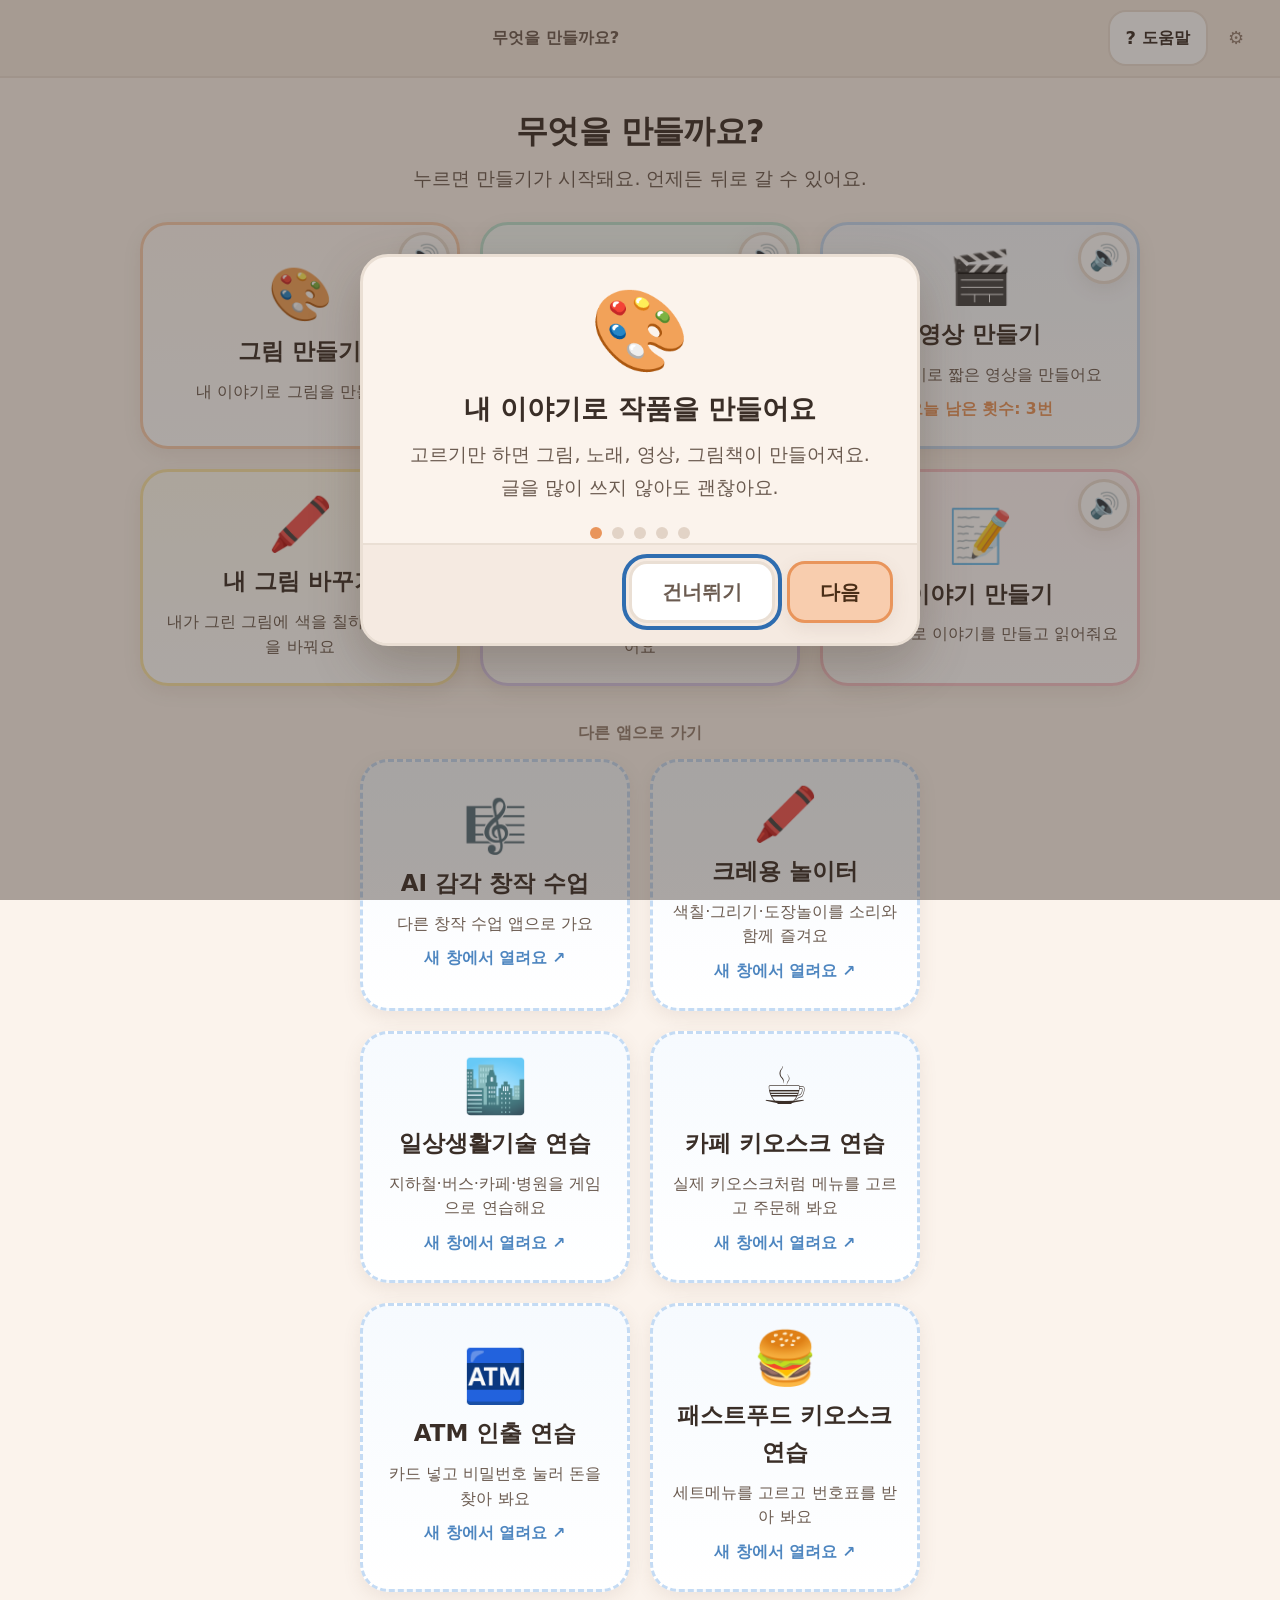
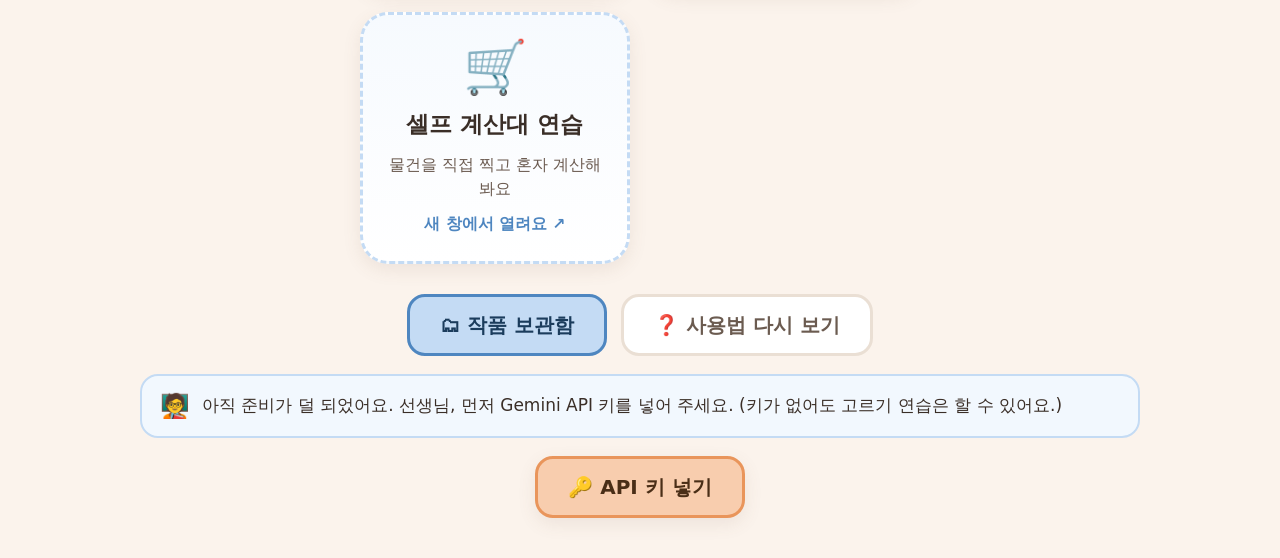
<file: index.html>
<!DOCTYPE html>
<html lang="ko">
<head>
<meta charset="utf-8" />
<meta name="viewport" content="width=device-width, initial-scale=1, viewport-fit=cover" />
<meta name="theme-color" content="#FBF3EC" />
<title>내 이야기 만들기</title>
<link rel="stylesheet" href="css/style.css" />
<link rel="icon" href="data:image/svg+xml,<svg xmlns='http://www.w3.org/2000/svg' viewBox='0 0 100 100'><text y='.9em' font-size='90'>🎨</text></svg>" />
</head>
<body class="size-m">

<!-- ===== 상단 막대 ===== -->
<header class="topbar" role="banner">
  <button id="btn-back" class="icon-btn" type="button" aria-label="뒤로 가기" hidden>
    <span aria-hidden="true">←</span><span class="icon-btn__text">뒤로</span>
  </button>

  <div class="topbar__center">
    <p id="step-label" class="step-label" aria-live="polite">내 이야기 만들기</p>
    <div id="step-bar" class="step-bar" role="presentation"><span id="step-bar-fill"></span></div>
  </div>

  <div class="topbar__right">
    <button id="btn-help" class="icon-btn" type="button" aria-label="도움말 보기">
      <span aria-hidden="true">?</span><span class="icon-btn__text">도움말</span>
    </button>
    <button id="btn-settings" class="icon-btn icon-btn--quiet" type="button"
            aria-label="선생님용 설정 열기 (1초쯤 길게 누르세요)" title="선생님용 설정 — 1초쯤 길게 누르세요">
      <span aria-hidden="true">⚙</span>
    </button>
  </div>
</header>

<!-- ===== 화면 본문 ===== -->
<main id="screen" class="screen" tabindex="-1"></main>

<!-- ===== 안내 문구(스크린리더 전용 알림) ===== -->
<p id="live-region" class="sr-only" aria-live="polite"></p>

<!-- ===== 처음 안내 ===== -->
<div id="onboarding" class="overlay" hidden>
  <div class="overlay__panel" role="dialog" aria-modal="true" aria-labelledby="ob-title">
    <div id="ob-slides" class="ob-slides"></div>
    <div class="ob-dots" id="ob-dots" role="presentation"></div>
    <div class="overlay__actions">
      <button id="ob-skip" class="btn btn--ghost" type="button">건너뛰기</button>
      <button id="ob-next" class="btn btn--primary" type="button">다음</button>
    </div>
  </div>
</div>

<!-- ===== 도움말 ===== -->
<div id="help" class="overlay" hidden>
  <div class="overlay__panel" role="dialog" aria-modal="true" aria-labelledby="help-title">
    <h2 id="help-title" class="overlay__title">🙋 지금 무엇을 하면 되나요?</h2>
    <div id="help-body" class="overlay__body"></div>
    <div class="overlay__actions">
      <button id="help-replay" class="btn btn--ghost" type="button">처음 안내 다시 보기</button>
      <button id="help-close" class="btn btn--primary" type="button">알았어요</button>
    </div>
  </div>
</div>

<!-- ===== 선생님용 설정 ===== -->
<div id="settings" class="overlay" hidden>
  <div class="overlay__panel overlay__panel--wide" role="dialog" aria-modal="true" aria-labelledby="set-title">
    <h2 id="set-title" class="overlay__title">⚙ 선생님용 설정</h2>
    <div class="overlay__body" id="settings-body"></div>
    <div class="overlay__actions">
      <button id="set-close" class="btn btn--primary" type="button">닫기</button>
    </div>
  </div>
</div>

<!-- ===== 장면 크게 보기 ===== -->
<div id="viewer" class="overlay" hidden>
  <div class="overlay__panel overlay__panel--viewer" role="dialog" aria-modal="true" aria-labelledby="viewer-title">
    <h2 id="viewer-title" class="overlay__title">🔍 장면 크게 보기</h2>
    <div class="overlay__body" id="viewer-body"></div>
    <div class="overlay__actions" id="viewer-actions"></div>
  </div>
</div>

<!-- ===== 보관함 ===== -->
<div id="gallery" class="overlay" hidden>
  <div class="overlay__panel overlay__panel--wide" role="dialog" aria-modal="true" aria-labelledby="gal-title">
    <h2 id="gal-title" class="overlay__title">🗂 작품 보관함</h2>
    <div class="overlay__body" id="gallery-body"></div>
    <div class="overlay__actions">
      <button id="gal-close" class="btn btn--primary" type="button">닫기</button>
    </div>
  </div>
</div>

<script src="js/config.js"></script>
<script src="js/store.js"></script>
<script src="js/db.js"></script>
<script src="js/api.js"></script>
<script src="js/speech.js"></script>
<script src="js/ui.js"></script>
<script src="js/scanning.js"></script>
<script src="js/panels.js"></script>
<script src="js/app.js"></script>
</body>
</html>
</file>
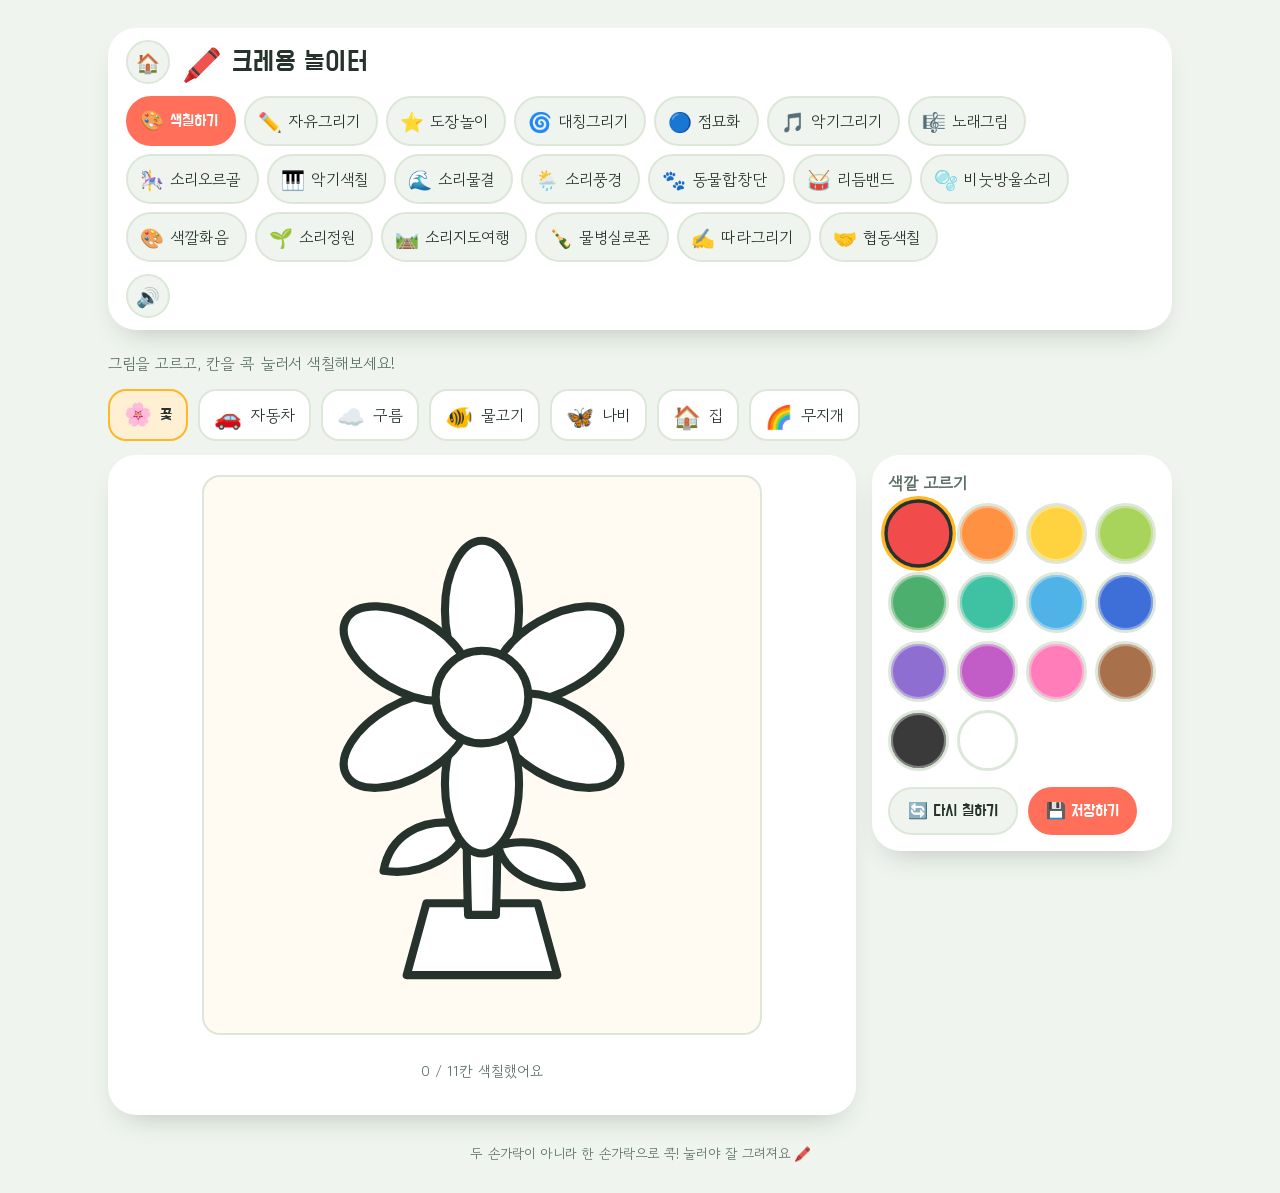
<file: crayon-playground/index.html>
<!DOCTYPE html>
<html lang="ko">
<head>
<meta charset="utf-8" />
<meta name="viewport" content="width=device-width, initial-scale=1, viewport-fit=cover" />
<meta name="theme-color" content="#EFF5EE" />
<title>크레용 놀이터</title>
<meta name="description" content="색칠하기·자유그리기·도장놀이·대칭그리기·점묘화·악기그리기·따라그리기·협동색칠, 소리와 함께 즐기는 아이들 미술 놀이터" />
<link rel="icon" href="data:image/svg+xml,<svg xmlns='http://www.w3.org/2000/svg' viewBox='0 0 100 100'><text y='.9em' font-size='90'>🖍️</text></svg>" />
<link rel="preconnect" href="https://fonts.googleapis.com">
<link rel="preconnect" href="https://fonts.gstatic.com" crossorigin>
<link href="https://fonts.googleapis.com/css2?family=Do+Hyeon&family=Gowun+Dodum&display=swap" rel="stylesheet">
<style>
  :root {
    --bg: #EFF5EE;
    --surface: #FFFFFF;
    --paper: #FFFBF2;
    --ink: #26332C;
    --ink-soft: #5C6F65;
    --accent: #FF6F59;
    --accent-ink: #FFFFFF;
    --accent-2: #FFB627;
    --accent-3: #4EA8DE;
    --line: #DCE7D9;
    --shadow: 0 14px 30px -16px rgba(38,51,44,0.32);
    --radius-lg: 28px;
    --radius-md: 18px;
    --radius-sm: 12px;
  }

  @media (prefers-color-scheme: dark) {
    :root:not([data-theme="light"]) {
      --bg: #14201B;
      --surface: #1E2B24;
      --paper: #24322A;
      --ink: #ECF3EC;
      --ink-soft: #A7C0AE;
      --accent: #FF8468;
      --accent-ink: #1B1512;
      --accent-2: #FFC857;
      --accent-3: #6FC1F2;
      --line: #32463A;
      --shadow: 0 14px 30px -16px rgba(0,0,0,0.55);
    }
  }

  :root[data-theme="dark"] {
    --bg: #14201B;
    --surface: #1E2B24;
    --paper: #24322A;
    --ink: #ECF3EC;
    --ink-soft: #A7C0AE;
    --accent: #FF8468;
    --accent-ink: #1B1512;
    --accent-2: #FFC857;
    --accent-3: #6FC1F2;
    --line: #32463A;
    --shadow: 0 14px 30px -16px rgba(0,0,0,0.55);
  }

  * { box-sizing: border-box; }
  html { -webkit-tap-highlight-color: transparent; }

  body {
    margin: 0;
    min-height: 100vh;
    background: var(--bg);
    color: var(--ink);
    font-family: 'Gowun Dodum', 'Apple SD Gothic Neo', sans-serif;
    -webkit-font-smoothing: antialiased;
    touch-action: manipulation;
  }

  h1, h2, .display {
    font-family: 'Do Hyeon', 'Trebuchet MS', sans-serif;
    font-weight: 400;
    text-wrap: balance;
  }

  button { font-family: inherit; -webkit-tap-highlight-color: transparent; }

  :focus-visible { outline: 3px solid var(--accent-3); outline-offset: 2px; }

  .app {
    max-width: 1120px;
    margin: 0 auto;
    padding: clamp(12px, 2.5vw, 28px);
    display: flex;
    flex-direction: column;
    gap: clamp(14px, 2vw, 22px);
  }

  /* ---------- App bar ---------- */
  .appbar {
    display: flex;
    align-items: center;
    flex-wrap: wrap;
    gap: 12px;
    background: var(--surface);
    border-radius: var(--radius-lg);
    padding: 12px 18px;
    box-shadow: var(--shadow);
  }

  .brand { display: flex; align-items: center; gap: 10px; margin-right: auto; }
  .brand-icon { font-size: 2rem; line-height: 1; }
  .brand h1 { margin: 0; font-size: clamp(1.3rem, 2.6vw, 1.7rem); letter-spacing: 0.01em; }

  .tabs { display: flex; gap: 8px; flex-wrap: wrap; }

  .tab-btn {
    display: flex; align-items: center; gap: 6px;
    border: 2px solid var(--line); background: var(--bg); color: var(--ink);
    border-radius: 999px; padding: 9px 16px 9px 12px; font-size: 1rem; cursor: pointer;
    transition: transform .15s ease, background .15s ease, border-color .15s ease;
  }
  .tab-btn .ic { font-size: 1.2rem; }
  .tab-btn:hover { transform: translateY(-1px); }
  .tab-btn[aria-selected="true"] {
    background: var(--accent); color: var(--accent-ink); border-color: var(--accent);
    font-family: 'Do Hyeon', sans-serif;
  }

  .icon-btn {
    border: 2px solid var(--line); background: var(--bg); color: var(--ink);
    border-radius: 999px; width: 44px; height: 44px; font-size: 1.2rem;
    cursor: pointer; display: grid; place-items: center; text-decoration: none;
  }

  /* ---------- Panels ---------- */
  .panel { display: flex; flex-direction: column; gap: 14px; }
  .panel[hidden] { display: none; }

  .hint { margin: 0; color: var(--ink-soft); font-size: 0.98rem; }

  .picture-picker { display: flex; gap: 10px; flex-wrap: wrap; }

  .pic-btn {
    border: 2px solid var(--line); background: var(--surface); border-radius: var(--radius-md);
    padding: 8px 14px; display: flex; align-items: center; gap: 8px; cursor: pointer;
    font-size: 1rem; color: var(--ink);
  }
  .pic-btn .ic { font-size: 1.4rem; }
  .pic-btn[aria-pressed="true"] {
    border-color: var(--accent-2);
    background: color-mix(in srgb, var(--accent-2) 20%, var(--surface));
    font-family: 'Do Hyeon', sans-serif;
  }

  .turn-banner {
    align-self: flex-start;
    border: 2px solid var(--accent);
    background: color-mix(in srgb, var(--accent) 16%, var(--surface));
    border-radius: 999px;
    padding: 8px 18px;
    font-family: 'Do Hyeon', sans-serif;
    font-size: 1.05rem;
  }

  .workspace { display: grid; grid-template-columns: 1fr; gap: 16px; }
  @media (min-width: 880px) { .workspace { grid-template-columns: 1fr 300px; align-items: start; } }

  .stage-wrap {
    background: var(--surface); border-radius: var(--radius-lg); padding: clamp(10px, 2vw, 20px);
    box-shadow: var(--shadow); display: flex; flex-direction: column; align-items: center; gap: 10px;
  }

  .stage {
    width: 100%; max-width: 560px; aspect-ratio: 1 / 1; background: var(--paper);
    border-radius: var(--radius-md); overflow: hidden; display: block; border: 2px solid var(--line);
  }

  svg.stage-svg { width: 100%; height: 100%; display: block; cursor: pointer; }
  svg.stage-svg[hidden] { display: none; }
  .fillable { transition: fill .08s ease; }
  .fillable:hover { filter: brightness(0.96); }

  canvas.stage-canvas { width: 100%; height: 100%; display: block; touch-action: none; cursor: crosshair; }

  .progress { font-size: 0.92rem; color: var(--ink-soft); }

  .tray {
    background: var(--surface); border-radius: var(--radius-lg); padding: 16px;
    box-shadow: var(--shadow); display: flex; flex-direction: column; gap: 16px;
  }

  .tray-section h2 {
    margin: 0 0 8px; font-size: 1.05rem; color: var(--ink-soft);
    font-family: 'Gowun Dodum', sans-serif; font-weight: 700;
  }

  .swatches { display: grid; grid-template-columns: repeat(7, 1fr); gap: 8px; }
  @media (min-width: 880px) { .swatches { grid-template-columns: repeat(4, 1fr); } }

  .swatch {
    width: 100%; aspect-ratio: 1/1; border-radius: 50%; border: 3px solid var(--line);
    cursor: pointer; box-shadow: inset 0 0 0 2px rgba(255,255,255,0.35);
  }
  .swatch[aria-pressed="true"] {
    border-color: var(--ink); transform: scale(1.12); box-shadow: 0 0 0 3px var(--accent-2);
  }

  .size-row, .stamp-row { display: flex; gap: 10px; flex-wrap: wrap; }

  .size-btn {
    border: 2px solid var(--line); background: var(--bg); border-radius: var(--radius-sm);
    width: 52px; height: 52px; display: grid; place-items: center; cursor: pointer;
    font-family: 'Do Hyeon', sans-serif; font-size: 1.05rem; color: var(--ink);
  }
  .size-btn .dot { border-radius: 50%; background: var(--ink); }
  .size-btn[aria-pressed="true"] { border-color: var(--accent); background: color-mix(in srgb, var(--accent) 16%, var(--bg)); }

  .stamp-btn {
    border: 2px solid var(--line); background: var(--bg); border-radius: var(--radius-sm);
    width: 54px; height: 54px; font-size: 1.6rem; display: grid; place-items: center; cursor: pointer;
  }
  .stamp-btn[aria-pressed="true"] { border-color: var(--accent); background: color-mix(in srgb, var(--accent) 18%, var(--bg)); }

  .actions { display: flex; gap: 10px; flex-wrap: wrap; }

  .btn {
    border: none; border-radius: 999px; padding: 12px 18px; font-size: 1rem; cursor: pointer;
    display: inline-flex; align-items: center; gap: 8px; font-family: 'Do Hyeon', sans-serif;
  }
  .btn-primary { background: var(--accent); color: var(--accent-ink); }
  .btn-ghost { background: var(--bg); color: var(--ink); border: 2px solid var(--line); }
  .btn:disabled { opacity: 0.5; cursor: not-allowed; }
  .btn:active { transform: translateY(1px); }

  /* ---------- Toast ---------- */
  .toast {
    position: fixed; left: 50%; bottom: 22px; transform: translate(-50%, 12px);
    background: var(--ink); color: var(--paper); padding: 12px 20px; border-radius: 999px;
    font-size: 0.98rem; opacity: 0; pointer-events: none; transition: opacity .25s ease, transform .25s ease;
    z-index: 50; box-shadow: var(--shadow); max-width: 90vw; text-align: center;
  }
  .toast.show { opacity: 1; transform: translate(-50%, 0); }

  /* ---------- Confetti ---------- */
  #confetti-layer { position: fixed; inset: 0; pointer-events: none; overflow: hidden; z-index: 40; }
  .confetto { position: absolute; top: -20px; width: 10px; height: 14px; border-radius: 3px; animation: confetti-fall linear forwards; }
  @keyframes confetti-fall { to { transform: translateY(110vh) rotate(540deg); opacity: 0.9; } }

  @media (prefers-reduced-motion: reduce) {
    .confetto { animation: none; display: none; }
    * { transition-duration: 0.01ms !important; }
  }

  footer.credit { text-align: center; color: var(--ink-soft); font-size: 0.85rem; padding: 6px 0 2px; }
</style>
</head>
<body>

<div class="app">
  <header class="appbar">
    <a class="icon-btn" href="../index.html" aria-label="처음 화면으로 가기" title="처음 화면으로">🏠</a>
    <div class="brand">
      <span class="brand-icon" aria-hidden="true">🖍️</span>
      <h1>크레용 놀이터</h1>
    </div>
    <nav class="tabs" role="tablist" aria-label="미술 활동 고르기">
      <button class="tab-btn" role="tab" data-tab="color" aria-selected="true"><span class="ic">🎨</span>색칠하기</button>
      <button class="tab-btn" role="tab" data-tab="draw" aria-selected="false"><span class="ic">✏️</span>자유그리기</button>
      <button class="tab-btn" role="tab" data-tab="stamp" aria-selected="false"><span class="ic">⭐</span>도장놀이</button>
      <button class="tab-btn" role="tab" data-tab="symmetry" aria-selected="false"><span class="ic">🌀</span>대칭그리기</button>
      <button class="tab-btn" role="tab" data-tab="dot" aria-selected="false"><span class="ic">🔵</span>점묘화</button>
      <button class="tab-btn" role="tab" data-tab="music" aria-selected="false"><span class="ic">🎵</span>악기그리기</button>
      <button class="tab-btn" role="tab" data-tab="seq" aria-selected="false"><span class="ic">🎼</span>노래그림</button>
      <button class="tab-btn" role="tab" data-tab="musicbox" aria-selected="false"><span class="ic">🎠</span>소리오르골</button>
      <button class="tab-btn" role="tab" data-tab="instrument" aria-selected="false"><span class="ic">🎹</span>악기색칠</button>
      <button class="tab-btn" role="tab" data-tab="wave" aria-selected="false"><span class="ic">🌊</span>소리물결</button>
      <button class="tab-btn" role="tab" data-tab="weather" aria-selected="false"><span class="ic">🌦️</span>소리풍경</button>
      <button class="tab-btn" role="tab" data-tab="animals" aria-selected="false"><span class="ic">🐾</span>동물합창단</button>
      <button class="tab-btn" role="tab" data-tab="rhythm" aria-selected="false"><span class="ic">🥁</span>리듬밴드</button>
      <button class="tab-btn" role="tab" data-tab="bubble" aria-selected="false"><span class="ic">🫧</span>비눗방울소리</button>
      <button class="tab-btn" role="tab" data-tab="chord" aria-selected="false"><span class="ic">🎨</span>색깔화음</button>
      <button class="tab-btn" role="tab" data-tab="garden" aria-selected="false"><span class="ic">🌱</span>소리정원</button>
      <button class="tab-btn" role="tab" data-tab="journey" aria-selected="false"><span class="ic">🛤️</span>소리지도여행</button>
      <button class="tab-btn" role="tab" data-tab="bottles" aria-selected="false"><span class="ic">🍾</span>물병실로폰</button>
      <button class="tab-btn" role="tab" data-tab="trace" aria-selected="false"><span class="ic">✍️</span>따라그리기</button>
      <button class="tab-btn" role="tab" data-tab="coop" aria-selected="false"><span class="ic">🤝</span>협동색칠</button>
    </nav>
    <button id="soundToggle" class="icon-btn" aria-pressed="true" aria-label="소리 켜기/끄기" title="소리 켜기/끄기">🔊</button>
  </header>

  <main>
    <!-- ===================== COLORING PANEL ===================== -->
    <section id="panel-color" class="panel" data-panel role="tabpanel">
      <p class="hint">그림을 고르고, 칸을 콕 눌러서 색칠해보세요!</p>
      <div class="picture-picker" id="colorPicPicker" role="group" aria-label="그림 고르기">
        <button class="pic-btn" data-pic="flower" aria-pressed="true"><span class="ic">🌸</span>꽃</button>
        <button class="pic-btn" data-pic="car" aria-pressed="false"><span class="ic">🚗</span>자동차</button>
        <button class="pic-btn" data-pic="cloud" aria-pressed="false"><span class="ic">☁️</span>구름</button>
        <button class="pic-btn" data-pic="fish" aria-pressed="false"><span class="ic">🐠</span>물고기</button>
        <button class="pic-btn" data-pic="butterfly" aria-pressed="false"><span class="ic">🦋</span>나비</button>
        <button class="pic-btn" data-pic="house" aria-pressed="false"><span class="ic">🏠</span>집</button>
        <button class="pic-btn" data-pic="rainbow" aria-pressed="false"><span class="ic">🌈</span>무지개</button>
      </div>

      <div class="workspace">
        <div class="stage-wrap">
          <div class="stage" id="colorStage">
            <!-- FLOWER -->
            <svg class="stage-svg" data-pic="flower" viewBox="0 0 480 480" xmlns="http://www.w3.org/2000/svg">
              <path class="fillable" d="M175,430 L305,430 L288,368 L192,368 Z" fill="#FFFFFF" stroke="#26332C" stroke-width="7" stroke-linejoin="round"/>
              <path class="fillable" d="M226,300 C185,292 160,312 155,340 C190,345 224,325 226,300 Z" fill="#FFFFFF" stroke="#26332C" stroke-width="7" stroke-linejoin="round"/>
              <path class="fillable" d="M254,318 C295,308 320,328 326,352 C292,360 258,342 254,318 Z" fill="#FFFFFF" stroke="#26332C" stroke-width="7" stroke-linejoin="round"/>
              <path class="fillable" d="M228,378 C226,320 226,260 232,205 C233,197 247,197 248,205 C254,260 254,320 252,378 Z" fill="#FFFFFF" stroke="#26332C" stroke-width="7" stroke-linejoin="round"/>
              <ellipse class="fillable" cx="240" cy="115" rx="32" ry="60" transform="rotate(0 240 190)" fill="#FFFFFF" stroke="#26332C" stroke-width="7"/>
              <ellipse class="fillable" cx="240" cy="115" rx="32" ry="60" transform="rotate(60 240 190)" fill="#FFFFFF" stroke="#26332C" stroke-width="7"/>
              <ellipse class="fillable" cx="240" cy="115" rx="32" ry="60" transform="rotate(120 240 190)" fill="#FFFFFF" stroke="#26332C" stroke-width="7"/>
              <ellipse class="fillable" cx="240" cy="115" rx="32" ry="60" transform="rotate(180 240 190)" fill="#FFFFFF" stroke="#26332C" stroke-width="7"/>
              <ellipse class="fillable" cx="240" cy="115" rx="32" ry="60" transform="rotate(240 240 190)" fill="#FFFFFF" stroke="#26332C" stroke-width="7"/>
              <ellipse class="fillable" cx="240" cy="115" rx="32" ry="60" transform="rotate(300 240 190)" fill="#FFFFFF" stroke="#26332C" stroke-width="7"/>
              <circle class="fillable" cx="240" cy="190" r="40" fill="#FFFFFF" stroke="#26332C" stroke-width="7"/>
            </svg>
            <!-- CAR -->
            <svg class="stage-svg" data-pic="car" viewBox="0 0 480 480" xmlns="http://www.w3.org/2000/svg" hidden>
              <rect class="fillable" x="70" y="230" width="340" height="110" rx="28" fill="#FFFFFF" stroke="#26332C" stroke-width="7"/>
              <path class="fillable" d="M150,230 L190,150 L300,150 L330,230 Z" fill="#FFFFFF" stroke="#26332C" stroke-width="7" stroke-linejoin="round"/>
              <path class="fillable" d="M160,225 L195,160 L238,160 L238,225 Z" fill="#FFFFFF" stroke="#26332C" stroke-width="6" stroke-linejoin="round"/>
              <path class="fillable" d="M242,225 L242,160 L285,160 L320,225 Z" fill="#FFFFFF" stroke="#26332C" stroke-width="6" stroke-linejoin="round"/>
              <rect class="fillable" x="402" y="288" width="26" height="38" rx="10" fill="#FFFFFF" stroke="#26332C" stroke-width="6"/>
              <rect class="fillable" x="44" y="288" width="26" height="38" rx="10" fill="#FFFFFF" stroke="#26332C" stroke-width="6"/>
              <circle class="fillable" cx="393" cy="270" r="14" fill="#FFFFFF" stroke="#26332C" stroke-width="6"/>
              <circle class="fillable" cx="150" cy="345" r="45" fill="#FFFFFF" stroke="#26332C" stroke-width="7"/>
              <circle class="fillable" cx="330" cy="345" r="45" fill="#FFFFFF" stroke="#26332C" stroke-width="7"/>
              <circle class="fillable" cx="150" cy="345" r="17" fill="#FFFFFF" stroke="#26332C" stroke-width="5"/>
              <circle class="fillable" cx="330" cy="345" r="17" fill="#FFFFFF" stroke="#26332C" stroke-width="5"/>
              <line x1="240" y1="230" x2="240" y2="340" stroke="#26332C" stroke-width="5"/>
            </svg>
            <!-- CLOUD -->
            <svg class="stage-svg" data-pic="cloud" viewBox="0 0 480 480" xmlns="http://www.w3.org/2000/svg" hidden>
              <rect class="fillable" x="0" y="0" width="480" height="480" fill="#FFFFFF" stroke="none"/>
              <path class="fillable" d="M0,430 C90,395 170,420 250,405 C330,390 410,415 480,398 L480,480 L0,480 Z" fill="#FFFFFF" stroke="#26332C" stroke-width="7" stroke-linejoin="round"/>
              <circle class="fillable" cx="390" cy="95" r="45" fill="#FFFFFF" stroke="#26332C" stroke-width="7"/>
              <g stroke="#26332C" stroke-width="6" stroke-linecap="round" fill="none">
                <line x1="445" y1="95" x2="462" y2="95"/>
                <line x1="429" y1="56" x2="441" y2="44"/>
                <line x1="390" y1="40" x2="390" y2="23"/>
                <line x1="351" y1="56" x2="339" y2="44"/>
                <line x1="335" y1="95" x2="318" y2="95"/>
                <line x1="351" y1="134" x2="339" y2="146"/>
                <line x1="390" y1="150" x2="390" y2="167"/>
                <line x1="429" y1="134" x2="441" y2="146"/>
              </g>
              <path class="fillable" d="M40,95 C30,95 25,80 35,73 C32,60 50,53 60,63 C72,53 88,63 82,77 C92,80 88,97 75,95 Z" fill="#FFFFFF" stroke="#26332C" stroke-width="6" stroke-linejoin="round"/>
              <path class="fillable" d="M150,60 C140,60 135,45 145,38 C142,25 160,18 170,28 C182,18 198,28 192,42 C202,45 198,62 185,60 Z" fill="#FFFFFF" stroke="#26332C" stroke-width="6" stroke-linejoin="round"/>
              <path class="fillable" d="M100,260 C68,260 52,228 68,203 C56,172 92,146 124,158 C132,116 190,104 217,136 C248,104 305,116 308,158 C344,152 376,180 364,216 C390,226 388,268 356,278 C356,304 322,314 296,302 L128,302 C90,308 68,286 100,260 Z" fill="#FFFFFF" stroke="#26332C" stroke-width="7" stroke-linejoin="round"/>
              <g stroke="#26332C" stroke-width="5" stroke-linecap="round" fill="none">
                <path d="M60,130 q8,-14 16,0 q8,-14 16,0"/>
                <path d="M300,60 q7,-12 14,0 q7,-12 14,0"/>
              </g>
            </svg>
            <!-- FISH -->
            <svg class="stage-svg" data-pic="fish" viewBox="0 0 480 480" xmlns="http://www.w3.org/2000/svg" hidden>
              <path class="fillable" d="M120,240 L60,190 L60,290 Z" fill="#FFFFFF" stroke="#26332C" stroke-width="7" stroke-linejoin="round"/>
              <path class="fillable" d="M120,240 C120,170 190,130 260,140 C330,150 380,190 400,240 C380,290 330,330 260,340 C190,350 120,310 120,240 Z" fill="#FFFFFF" stroke="#26332C" stroke-width="7" stroke-linejoin="round"/>
              <path class="fillable" d="M225,142 L250,95 L285,145 Z" fill="#FFFFFF" stroke="#26332C" stroke-width="6" stroke-linejoin="round"/>
              <path class="fillable" d="M225,338 L250,385 L285,335 Z" fill="#FFFFFF" stroke="#26332C" stroke-width="6" stroke-linejoin="round"/>
              <circle class="fillable" cx="340" cy="210" r="16" fill="#FFFFFF" stroke="#26332C" stroke-width="6"/>
              <circle cx="344" cy="210" r="6" fill="#26332C" stroke="none"/>
              <circle class="fillable" cx="420" cy="140" r="10" fill="#FFFFFF" stroke="#26332C" stroke-width="5"/>
              <circle class="fillable" cx="440" cy="112" r="6" fill="#FFFFFF" stroke="#26332C" stroke-width="4"/>
              <path d="M300,190 q22,50 0,100" stroke="#26332C" stroke-width="5" stroke-linecap="round" fill="none"/>
            </svg>
            <!-- BUTTERFLY -->
            <svg class="stage-svg" data-pic="butterfly" viewBox="0 0 480 480" xmlns="http://www.w3.org/2000/svg" hidden>
              <path class="fillable" d="M222,180 C160,120 70,140 60,210 C55,260 120,270 170,240 C200,225 218,200 222,180 Z" fill="#FFFFFF" stroke="#26332C" stroke-width="7" stroke-linejoin="round"/>
              <path class="fillable" d="M258,180 C320,120 410,140 420,210 C425,260 360,270 310,240 C280,225 262,200 258,180 Z" fill="#FFFFFF" stroke="#26332C" stroke-width="7" stroke-linejoin="round"/>
              <path class="fillable" d="M222,220 C170,230 110,270 100,320 C95,360 150,380 190,350 C210,335 220,270 222,220 Z" fill="#FFFFFF" stroke="#26332C" stroke-width="7" stroke-linejoin="round"/>
              <path class="fillable" d="M258,220 C310,230 370,270 380,320 C385,360 330,380 290,350 C270,335 260,270 258,220 Z" fill="#FFFFFF" stroke="#26332C" stroke-width="7" stroke-linejoin="round"/>
              <circle class="fillable" cx="130" cy="195" r="16" fill="#FFFFFF" stroke="#26332C" stroke-width="5"/>
              <circle class="fillable" cx="350" cy="195" r="16" fill="#FFFFFF" stroke="#26332C" stroke-width="5"/>
              <path class="fillable" d="M232,120 C226,120 222,130 222,150 L222,330 C222,350 226,360 232,360 L248,360 C254,360 258,350 258,330 L258,150 C258,130 254,120 248,120 Z" fill="#FFFFFF" stroke="#26332C" stroke-width="6" stroke-linejoin="round"/>
              <g stroke="#26332C" stroke-width="5" stroke-linecap="round" fill="none">
                <path d="M232,120 C226,100 210,90 195,85"/>
                <path d="M248,120 C254,100 270,90 285,85"/>
              </g>
              <circle cx="195" cy="85" r="6" fill="#26332C" stroke="none"/>
              <circle cx="285" cy="85" r="6" fill="#26332C" stroke="none"/>
            </svg>
            <!-- HOUSE -->
            <svg class="stage-svg" data-pic="house" viewBox="0 0 480 480" xmlns="http://www.w3.org/2000/svg" hidden>
              <rect class="fillable" x="0" y="400" width="480" height="80" fill="#FFFFFF" stroke="none"/>
              <circle class="fillable" cx="430" cy="260" r="40" fill="#FFFFFF" stroke="#26332C" stroke-width="6"/>
              <rect class="fillable" x="420" y="300" width="20" height="60" fill="#FFFFFF" stroke="#26332C" stroke-width="6"/>
              <rect class="fillable" x="110" y="220" width="260" height="180" fill="#FFFFFF" stroke="#26332C" stroke-width="7"/>
              <path class="fillable" d="M80,220 L240,100 L400,220 Z" fill="#FFFFFF" stroke="#26332C" stroke-width="7" stroke-linejoin="round"/>
              <rect class="fillable" x="310" y="120" width="36" height="70" fill="#FFFFFF" stroke="#26332C" stroke-width="6"/>
              <rect class="fillable" x="140" y="250" width="50" height="50" fill="#FFFFFF" stroke="#26332C" stroke-width="6"/>
              <rect class="fillable" x="290" y="250" width="50" height="50" fill="#FFFFFF" stroke="#26332C" stroke-width="6"/>
              <g stroke="#26332C" stroke-width="4" fill="none">
                <line x1="165" y1="250" x2="165" y2="300"/>
                <line x1="140" y1="275" x2="190" y2="275"/>
                <line x1="315" y1="250" x2="315" y2="300"/>
                <line x1="290" y1="275" x2="340" y2="275"/>
              </g>
              <rect class="fillable" x="215" y="310" width="50" height="90" rx="6" fill="#FFFFFF" stroke="#26332C" stroke-width="6"/>
              <circle cx="252" cy="355" r="5" fill="#26332C" stroke="none"/>
            </svg>
            <!-- RAINBOW -->
            <svg class="stage-svg" data-pic="rainbow" viewBox="0 0 480 480" xmlns="http://www.w3.org/2000/svg" hidden>
              <rect class="fillable" x="0" y="0" width="480" height="480" fill="#FFFFFF" stroke="none"/>
              <circle class="fillable" cx="400" cy="80" r="38" fill="#FFFFFF" stroke="#26332C" stroke-width="6"/>
              <path class="fillable" d="M60,90 C50,90 45,75 55,68 C52,55 70,48 80,58 C92,48 108,58 102,72 C112,75 108,92 95,90 Z" fill="#FFFFFF" stroke="#26332C" stroke-width="5" stroke-linejoin="round"/>
              <rect class="fillable" x="0" y="440" width="480" height="40" fill="#FFFFFF" stroke="#26332C" stroke-width="6"/>
              <path class="fillable" d="M20,440 A220,220 0 0 1 460,440 L436,440 A196,196 0 0 0 44,440 Z" fill="#FFFFFF" stroke="#26332C" stroke-width="5" stroke-linejoin="round"/>
              <path class="fillable" d="M44,440 A196,196 0 0 1 436,440 L412,440 A172,172 0 0 0 68,440 Z" fill="#FFFFFF" stroke="#26332C" stroke-width="5" stroke-linejoin="round"/>
              <path class="fillable" d="M68,440 A172,172 0 0 1 412,440 L388,440 A148,148 0 0 0 92,440 Z" fill="#FFFFFF" stroke="#26332C" stroke-width="5" stroke-linejoin="round"/>
              <path class="fillable" d="M92,440 A148,148 0 0 1 388,440 L364,440 A124,124 0 0 0 116,440 Z" fill="#FFFFFF" stroke="#26332C" stroke-width="5" stroke-linejoin="round"/>
              <path class="fillable" d="M116,440 A124,124 0 0 1 364,440 L340,440 A100,100 0 0 0 140,440 Z" fill="#FFFFFF" stroke="#26332C" stroke-width="5" stroke-linejoin="round"/>
              <path class="fillable" d="M140,440 A100,100 0 0 1 340,440 L316,440 A76,76 0 0 0 164,440 Z" fill="#FFFFFF" stroke="#26332C" stroke-width="5" stroke-linejoin="round"/>
            </svg>
          </div>
          <p class="progress" id="colorProgress">0 / 11칸 색칠했어요</p>
        </div>

        <div class="tray">
          <div class="tray-section">
            <h2>색깔 고르기</h2>
            <div class="swatches" id="colorSwatches" role="group" aria-label="색깔 고르기"></div>
          </div>
          <div class="tray-section actions">
            <button class="btn btn-ghost" id="colorReset">🔄 다시 칠하기</button>
            <button class="btn btn-primary" id="colorSave">💾 저장하기</button>
          </div>
        </div>
      </div>
    </section>

    <!-- ===================== FREE DRAW PANEL ===================== -->
    <section id="panel-draw" class="panel" data-panel role="tabpanel" hidden>
      <p class="hint">손가락으로 자유롭게 쓱쓱 그려보세요!</p>
      <div class="workspace">
        <div class="stage-wrap">
          <div class="stage" id="drawStage"><canvas class="stage-canvas" id="drawCanvas" width="960" height="960"></canvas></div>
        </div>
        <div class="tray">
          <div class="tray-section">
            <h2>색깔 고르기</h2>
            <div class="swatches" id="drawSwatches" role="group" aria-label="색깔 고르기"></div>
          </div>
          <div class="tray-section">
            <h2>굵기</h2>
            <div class="size-row" role="group" aria-label="붓 굵기">
              <button class="size-btn" data-size="6" aria-pressed="false" aria-label="가는 붓"><span class="dot" style="width:8px;height:8px"></span></button>
              <button class="size-btn" data-size="16" aria-pressed="true" aria-label="중간 붓"><span class="dot" style="width:16px;height:16px"></span></button>
              <button class="size-btn" data-size="30" aria-pressed="false" aria-label="굵은 붓"><span class="dot" style="width:28px;height:28px"></span></button>
              <button class="size-btn" id="eraserBtn" data-size="34" aria-pressed="false" aria-label="지우개">🧽</button>
            </div>
          </div>
          <div class="tray-section actions">
            <button class="btn btn-ghost" id="drawClear">🔄 지우기</button>
            <button class="btn btn-primary" id="drawSave">💾 저장하기</button>
          </div>
        </div>
      </div>
    </section>

    <!-- ===================== STAMP PANEL ===================== -->
    <section id="panel-stamp" class="panel" data-panel role="tabpanel" hidden>
      <p class="hint">도장을 고르고 화면을 콕콕 눌러서 찍어보세요!</p>
      <div class="workspace">
        <div class="stage-wrap">
          <div class="stage" id="stampStage"><canvas class="stage-canvas" id="stampCanvas" width="960" height="960"></canvas></div>
        </div>
        <div class="tray">
          <div class="tray-section">
            <h2>도장 고르기</h2>
            <div class="stamp-row" id="stampButtons" role="group" aria-label="도장 고르기"></div>
          </div>
          <div class="tray-section">
            <h2>배경 색칠하기</h2>
            <div class="swatches" id="stampSwatches" role="group" aria-label="배경 색깔"></div>
          </div>
          <div class="tray-section actions">
            <button class="btn btn-ghost" id="stampClear">🔄 지우기</button>
            <button class="btn btn-primary" id="stampSave">💾 저장하기</button>
          </div>
        </div>
      </div>
    </section>

    <!-- ===================== SYMMETRY / MANDALA PANEL ===================== -->
    <section id="panel-symmetry" class="panel" data-panel role="tabpanel" hidden>
      <p class="hint">한쪽에 그리면 반대쪽에도 똑같이 나타나요. 신기한 요술 그림이에요!</p>
      <div class="workspace">
        <div class="stage-wrap">
          <div class="stage" id="symStage"><canvas class="stage-canvas" id="symCanvas" width="960" height="960"></canvas></div>
        </div>
        <div class="tray">
          <div class="tray-section">
            <h2>색깔 고르기</h2>
            <div class="swatches" id="symSwatches" role="group" aria-label="색깔 고르기"></div>
          </div>
          <div class="tray-section">
            <h2>몇 조각으로 반짝일까요?</h2>
            <div class="size-row" role="group" aria-label="대칭 조각 수">
              <button class="size-btn sym-count-btn" data-count="2" aria-pressed="false">2</button>
              <button class="size-btn sym-count-btn" data-count="4" aria-pressed="false">4</button>
              <button class="size-btn sym-count-btn" data-count="6" aria-pressed="true">6</button>
              <button class="size-btn sym-count-btn" data-count="10" aria-pressed="false">10</button>
            </div>
          </div>
          <div class="tray-section actions">
            <button class="btn btn-ghost" id="symClear">🔄 지우기</button>
            <button class="btn btn-primary" id="symSave">💾 저장하기</button>
          </div>
        </div>
      </div>
    </section>

    <!-- ===================== POINTILLISM PANEL ===================== -->
    <section id="panel-dot" class="panel" data-panel role="tabpanel" hidden>
      <p class="hint">콕콕 점을 찍어서 그림을 완성해요!</p>
      <div class="workspace">
        <div class="stage-wrap">
          <div class="stage" id="dotStage"><canvas class="stage-canvas" id="dotCanvas" width="960" height="960"></canvas></div>
        </div>
        <div class="tray">
          <div class="tray-section">
            <h2>색깔 고르기</h2>
            <div class="swatches" id="dotSwatches" role="group" aria-label="색깔 고르기"></div>
          </div>
          <div class="tray-section">
            <h2>점 크기</h2>
            <div class="size-row" role="group" aria-label="점 크기">
              <button class="size-btn dot-size-btn" data-size="7" aria-pressed="false"><span class="dot" style="width:8px;height:8px"></span></button>
              <button class="size-btn dot-size-btn" data-size="13" aria-pressed="true"><span class="dot" style="width:16px;height:16px"></span></button>
              <button class="size-btn dot-size-btn" data-size="22" aria-pressed="false"><span class="dot" style="width:26px;height:26px"></span></button>
            </div>
          </div>
          <div class="tray-section actions">
            <button class="btn btn-ghost" id="dotClear">🔄 지우기</button>
            <button class="btn btn-primary" id="dotSave">💾 저장하기</button>
          </div>
        </div>
      </div>
    </section>

    <!-- ===================== MUSIC DRAWING PANEL ===================== -->
    <section id="panel-music" class="panel" data-panel role="tabpanel" hidden>
      <p class="hint">손가락을 움직이면 그림도 그려지고 소리도 나요. 나만의 악기예요!</p>
      <div class="workspace">
        <div class="stage-wrap">
          <div class="stage" id="musicStage"><canvas class="stage-canvas" id="musicCanvas" width="960" height="960"></canvas></div>
        </div>
        <div class="tray">
          <div class="tray-section actions">
            <button class="btn btn-ghost" id="musicClear">🔄 지우기</button>
            <button class="btn btn-primary" id="musicSave">💾 저장하기</button>
          </div>
        </div>
      </div>
    </section>

    <!-- ===================== SINGING GRID PANEL ===================== -->
    <section id="panel-seq" class="panel" data-panel role="tabpanel" hidden>
      <p class="hint">칸을 콕콕 눌러 색칠하면 나만의 노래가 만들어져요. ▶️ 재생을 눌러 들어보세요!</p>
      <div class="workspace">
        <div class="stage-wrap">
          <div class="stage" id="seqStage"><canvas class="stage-canvas" id="seqCanvas" width="960" height="960"></canvas></div>
        </div>
        <div class="tray">
          <div class="tray-section">
            <h2>색깔 고르기</h2>
            <div class="swatches" id="seqSwatches" role="group" aria-label="색깔 고르기"></div>
          </div>
          <div class="tray-section actions">
            <button class="btn btn-primary" id="seqPlay">▶️ 재생하기</button>
            <button class="btn btn-ghost" id="seqClear">🔄 지우기</button>
            <button class="btn btn-ghost" id="seqSave">💾 저장하기</button>
          </div>
        </div>
      </div>
    </section>

    <!-- ===================== SOUND MUSIC BOX PANEL ===================== -->
    <section id="panel-musicbox" class="panel" data-panel role="tabpanel" hidden>
      <p class="hint">동그라미를 눌러 색칠하면 소리오르골이 되어요. 안쪽은 반짝이 소리, 가운데는 노래 소리, 바깥쪽은 쿵쿵 소리예요!</p>
      <div class="workspace">
        <div class="stage-wrap">
          <div class="stage" id="mbStage"><canvas class="stage-canvas" id="mbCanvas" width="960" height="960"></canvas></div>
        </div>
        <div class="tray">
          <div class="tray-section">
            <h2>색깔 고르기</h2>
            <div class="swatches" id="mbSwatches" role="group" aria-label="색깔 고르기"></div>
          </div>
          <div class="tray-section actions">
            <button class="btn btn-primary" id="mbPlay">▶️ 재생하기</button>
            <button class="btn btn-ghost" id="mbClear">🔄 지우기</button>
            <button class="btn btn-ghost" id="mbSave">💾 저장하기</button>
          </div>
        </div>
      </div>
    </section>

    <!-- ===================== INSTRUMENT COLORING PANEL ===================== -->
    <section id="panel-instrument" class="panel" data-panel role="tabpanel" hidden>
      <p class="hint">건반과 실로폰 막대를 색칠해보세요. 칠한 자리를 다시 누르면 소리가 나요. 진짜 악기처럼 연주해보세요!</p>
      <div class="picture-picker" id="instPicPicker" role="group" aria-label="악기 고르기">
        <button class="pic-btn" data-pic="xylo" aria-pressed="true"><span class="ic">🎶</span>실로폰</button>
        <button class="pic-btn" data-pic="piano" aria-pressed="false"><span class="ic">🎹</span>피아노</button>
      </div>
      <div class="workspace">
        <div class="stage-wrap">
          <div class="stage" id="instStage">
            <!-- XYLOPHONE -->
            <svg class="stage-svg" data-pic="xylo" viewBox="0 0 480 480" xmlns="http://www.w3.org/2000/svg">
              <rect x="10" y="390" width="460" height="30" rx="10" fill="#C9976B" stroke="#26332C" stroke-width="6"/>
              <rect class="fillable" data-note="261.63" x="28" y="80" width="46" height="300" rx="10" fill="#FFFFFF" stroke="#26332C" stroke-width="6"/>
              <rect class="fillable" data-note="293.66" x="82" y="106" width="46" height="274" rx="10" fill="#FFFFFF" stroke="#26332C" stroke-width="6"/>
              <rect class="fillable" data-note="329.63" x="136" y="132" width="46" height="248" rx="10" fill="#FFFFFF" stroke="#26332C" stroke-width="6"/>
              <rect class="fillable" data-note="392.00" x="190" y="158" width="46" height="222" rx="10" fill="#FFFFFF" stroke="#26332C" stroke-width="6"/>
              <rect class="fillable" data-note="440.00" x="244" y="184" width="46" height="196" rx="10" fill="#FFFFFF" stroke="#26332C" stroke-width="6"/>
              <rect class="fillable" data-note="523.25" x="298" y="210" width="46" height="170" rx="10" fill="#FFFFFF" stroke="#26332C" stroke-width="6"/>
              <rect class="fillable" data-note="587.33" x="352" y="236" width="46" height="144" rx="10" fill="#FFFFFF" stroke="#26332C" stroke-width="6"/>
              <rect class="fillable" data-note="659.25" x="406" y="262" width="46" height="118" rx="10" fill="#FFFFFF" stroke="#26332C" stroke-width="6"/>
            </svg>
            <!-- PIANO -->
            <svg class="stage-svg" data-pic="piano" viewBox="0 0 480 480" xmlns="http://www.w3.org/2000/svg" hidden>
              <rect x="20" y="30" width="440" height="30" rx="8" fill="#3A3A3A" stroke="#26332C" stroke-width="6"/>
              <rect class="fillable" data-note="261.63" x="20" y="60" width="55" height="360" fill="#FFFFFF" stroke="#26332C" stroke-width="6"/>
              <rect class="fillable" data-note="293.66" x="75" y="60" width="55" height="360" fill="#FFFFFF" stroke="#26332C" stroke-width="6"/>
              <rect class="fillable" data-note="329.63" x="130" y="60" width="55" height="360" fill="#FFFFFF" stroke="#26332C" stroke-width="6"/>
              <rect class="fillable" data-note="349.23" x="185" y="60" width="55" height="360" fill="#FFFFFF" stroke="#26332C" stroke-width="6"/>
              <rect class="fillable" data-note="392.00" x="240" y="60" width="55" height="360" fill="#FFFFFF" stroke="#26332C" stroke-width="6"/>
              <rect class="fillable" data-note="440.00" x="295" y="60" width="55" height="360" fill="#FFFFFF" stroke="#26332C" stroke-width="6"/>
              <rect class="fillable" data-note="493.88" x="350" y="60" width="55" height="360" fill="#FFFFFF" stroke="#26332C" stroke-width="6"/>
              <rect class="fillable" data-note="523.25" x="405" y="60" width="55" height="360" fill="#FFFFFF" stroke="#26332C" stroke-width="6"/>
            </svg>
          </div>
          <p class="progress" id="instProgress">0 / 8칸 색칠했어요</p>
        </div>
        <div class="tray">
          <div class="tray-section">
            <h2>색깔 고르기</h2>
            <div class="swatches" id="instSwatches" role="group" aria-label="색깔 고르기"></div>
          </div>
          <div class="tray-section actions">
            <button class="btn btn-ghost" id="instReset">🔄 다시 칠하기</button>
            <button class="btn btn-primary" id="instSave">💾 저장하기</button>
          </div>
        </div>
      </div>
    </section>

    <!-- ===================== MELODY WAVE PANEL ===================== -->
    <section id="panel-wave" class="panel" data-panel role="tabpanel" hidden>
      <p class="hint">한 줄로 쭉 이어서 그려보세요. 높이 그리면 높은 소리, 낮게 그리면 낮은 소리가 나요. ▶️ 를 누르면 그린 모양 그대로 노래가 돼요!</p>
      <div class="workspace">
        <div class="stage-wrap">
          <div class="stage" id="waveStage"><canvas class="stage-canvas" id="waveCanvas" width="960" height="960"></canvas></div>
        </div>
        <div class="tray">
          <div class="tray-section">
            <h2>색깔 고르기</h2>
            <div class="swatches" id="waveSwatches" role="group" aria-label="색깔 고르기"></div>
          </div>
          <div class="tray-section actions">
            <button class="btn btn-primary" id="wavePlay">▶️ 노래로 들어보기</button>
            <button class="btn btn-ghost" id="waveClear">🔄 지우기</button>
            <button class="btn btn-ghost" id="waveSave">💾 저장하기</button>
          </div>
        </div>
      </div>
    </section>

    <!-- ===================== WEATHER SOUNDSCAPE PANEL ===================== -->
    <section id="panel-weather" class="panel" data-panel role="tabpanel" hidden>
      <p class="hint">날씨 스티커를 붙이면 그때그때 소리가 나요. 다 붙인 다음 🎶 눌러서 내가 만든 날씨 풍경을 들어보세요!</p>
      <div class="workspace">
        <div class="stage-wrap">
          <div class="stage" id="weatherStage"><canvas class="stage-canvas" id="weatherCanvas" width="960" height="960"></canvas></div>
        </div>
        <div class="tray">
          <div class="tray-section">
            <h2>날씨 고르기</h2>
            <div class="stamp-row" id="weatherButtons" role="group" aria-label="날씨 고르기"></div>
          </div>
          <div class="tray-section">
            <h2>하늘 색칠하기</h2>
            <div class="swatches" id="weatherSwatches" role="group" aria-label="하늘 색깔"></div>
          </div>
          <div class="tray-section actions">
            <button class="btn btn-primary" id="weatherPlay">🎶 풍경 연주하기</button>
            <button class="btn btn-ghost" id="weatherClear">🔄 지우기</button>
            <button class="btn btn-ghost" id="weatherSave">💾 저장하기</button>
          </div>
        </div>
      </div>
    </section>

    <!-- ===================== ANIMAL CHOIR PANEL ===================== -->
    <section id="panel-animals" class="panel" data-panel role="tabpanel" hidden>
      <p class="hint">동물 친구들을 콕콕 놓아보세요. 🎤 를 누르면 놓은 동물들이 다 같이 돌아가며 노래해요!</p>
      <div class="workspace">
        <div class="stage-wrap">
          <div class="stage" id="animalsStage"><canvas class="stage-canvas" id="animalsCanvas" width="960" height="960"></canvas></div>
        </div>
        <div class="tray">
          <div class="tray-section">
            <h2>동물 고르기</h2>
            <div class="stamp-row" id="animalButtons" role="group" aria-label="동물 고르기"></div>
          </div>
          <div class="tray-section actions">
            <button class="btn btn-primary" id="animalsPlay">🎤 다같이 노래해요</button>
            <button class="btn btn-ghost" id="animalsClear">🔄 지우기</button>
            <button class="btn btn-ghost" id="animalsSave">💾 저장하기</button>
          </div>
        </div>
      </div>
    </section>

    <!-- ===================== RHYTHM BAND PANEL ===================== -->
    <section id="panel-rhythm" class="panel" data-panel role="tabpanel" hidden>
      <p class="hint">칸을 색칠해서 나만의 리듬을 만들어요. ▶️ 를 누르면 위에서부터 순서대로 악기가 연주돼요!</p>
      <div class="workspace">
        <div class="stage-wrap">
          <div class="stage" id="rhythmStage"><canvas class="stage-canvas" id="rhythmCanvas" width="960" height="960"></canvas></div>
        </div>
        <div class="tray">
          <div class="tray-section">
            <h2>악기 순서 (위에서부터)</h2>
            <p class="hint" style="margin:0">🥁 큰북 · 🪘 작은북 · 🎩 하이햇 · 🔔 트라이앵글 · 🪈 마라카스 · 🎶 우드블록</p>
          </div>
          <div class="tray-section">
            <h2>색깔 고르기</h2>
            <div class="swatches" id="rhythmSwatches" role="group" aria-label="색깔 고르기"></div>
          </div>
          <div class="tray-section actions">
            <button class="btn btn-primary" id="rhythmPlay">▶️ 재생하기</button>
            <button class="btn btn-ghost" id="rhythmClear">🔄 지우기</button>
            <button class="btn btn-ghost" id="rhythmSave">💾 저장하기</button>
          </div>
        </div>
      </div>
    </section>

    <!-- ===================== BUBBLE MELODY PANEL ===================== -->
    <section id="panel-bubble" class="panel" data-panel role="tabpanel" hidden>
      <p class="hint">화면을 누르면 비눗방울이 생겨요. 작은 방울은 높은 소리, 큰 방울은 낮은 소리가 나요!</p>
      <div class="workspace">
        <div class="stage-wrap">
          <div class="stage" id="bubbleStage"><canvas class="stage-canvas" id="bubbleCanvas" width="960" height="960"></canvas></div>
        </div>
        <div class="tray">
          <div class="tray-section">
            <h2>방울 크기</h2>
            <div class="size-row" role="group" aria-label="방울 크기">
              <button class="size-btn bubble-size-btn" data-size="26" aria-pressed="false"><span class="dot" style="width:8px;height:8px"></span></button>
              <button class="size-btn bubble-size-btn" data-size="46" aria-pressed="true"><span class="dot" style="width:16px;height:16px"></span></button>
              <button class="size-btn bubble-size-btn" data-size="70" aria-pressed="false"><span class="dot" style="width:26px;height:26px"></span></button>
            </div>
          </div>
          <div class="tray-section actions">
            <button class="btn btn-primary" id="bubblePlay">🎈 다 같이 톡톡</button>
            <button class="btn btn-ghost" id="bubbleClear">🔄 지우기</button>
            <button class="btn btn-ghost" id="bubbleSave">💾 저장하기</button>
          </div>
        </div>
      </div>
    </section>

    <!-- ===================== COLOR CHORD PANEL ===================== -->
    <section id="panel-chord" class="panel" data-panel role="tabpanel" hidden>
      <p class="hint">색을 겹쳐서 자유롭게 칠해보세요. 그림을 콕 누르면 그 자리의 색이 화음(여러 음을 한번에)이 되어 들려요!</p>
      <div class="workspace">
        <div class="stage-wrap">
          <div class="stage" id="chordStage"><canvas class="stage-canvas" id="chordCanvas" width="960" height="960"></canvas></div>
        </div>
        <div class="tray">
          <div class="tray-section">
            <h2>색깔 고르기</h2>
            <div class="swatches" id="chordSwatches" role="group" aria-label="색깔 고르기"></div>
          </div>
          <div class="tray-section actions">
            <button class="btn btn-ghost" id="chordClear">🔄 지우기</button>
            <button class="btn btn-ghost" id="chordSave">💾 저장하기</button>
          </div>
        </div>
      </div>
    </section>

    <!-- ===================== SOUND GARDEN PANEL ===================== -->
    <section id="panel-garden" class="panel" data-panel role="tabpanel" hidden>
      <p class="hint">같은 자리를 여러 번 누르면 꽃이 쑥쑥 자라면서 소리도 점점 높아져요. 여기저기 심어서 정원을 만들어보세요!</p>
      <div class="workspace">
        <div class="stage-wrap">
          <div class="stage" id="gardenStage"><canvas class="stage-canvas" id="gardenCanvas" width="960" height="960"></canvas></div>
        </div>
        <div class="tray">
          <div class="tray-section">
            <h2>꽃 색깔</h2>
            <div class="swatches" id="gardenSwatches" role="group" aria-label="꽃 색깔"></div>
          </div>
          <div class="tray-section actions">
            <button class="btn btn-primary" id="gardenPlay">🌼 정원 노래 듣기</button>
            <button class="btn btn-ghost" id="gardenClear">🔄 지우기</button>
            <button class="btn btn-ghost" id="gardenSave">💾 저장하기</button>
          </div>
        </div>
      </div>
    </section>

    <!-- ===================== SOUND PATH JOURNEY PANEL ===================== -->
    <section id="panel-journey" class="panel" data-panel role="tabpanel" hidden>
      <p class="hint">길을 그리고, 그 위에 표지판을 놓아보세요. ▶️ 를 누르면 친구가 길을 따라가며 표지판마다 소리를 내요!</p>
      <div class="workspace">
        <div class="stage-wrap">
          <div class="stage" id="journeyStage"><canvas class="stage-canvas" id="journeyCanvas" width="960" height="960"></canvas></div>
        </div>
        <div class="tray">
          <div class="tray-section">
            <h2>표지판 고르기</h2>
            <div class="stamp-row" id="journeyButtons" role="group" aria-label="표지판 고르기"></div>
          </div>
          <div class="tray-section actions">
            <button class="btn btn-primary" id="journeyPlay">▶️ 여행 떠나기</button>
            <button class="btn btn-ghost" id="journeyClear">🔄 지우기</button>
            <button class="btn btn-ghost" id="journeySave">💾 저장하기</button>
          </div>
        </div>
      </div>
    </section>

    <!-- ===================== WATER BOTTLE XYLOPHONE PANEL ===================== -->
    <section id="panel-bottles" class="panel" data-panel role="tabpanel" hidden>
      <p class="hint">병 안을 눌러서 물 높이를 정해보세요. 물이 많으면 낮은 소리, 적으면 높은 소리가 나요. 진짜 물병 실로폰처럼요!</p>
      <div class="workspace">
        <div class="stage-wrap">
          <div class="stage" id="bottlesStage"><canvas class="stage-canvas" id="bottlesCanvas" width="960" height="960"></canvas></div>
        </div>
        <div class="tray">
          <div class="tray-section">
            <h2>물 색깔</h2>
            <div class="swatches" id="bottlesSwatches" role="group" aria-label="물 색깔"></div>
          </div>
          <div class="tray-section actions">
            <button class="btn btn-ghost" id="bottlesClear">🔄 지우기</button>
            <button class="btn btn-ghost" id="bottlesSave">💾 저장하기</button>
          </div>
        </div>
      </div>
    </section>

    <!-- ===================== TRACING PANEL ===================== -->
    <section id="panel-trace" class="panel" data-panel role="tabpanel" hidden>
      <p class="hint">점선을 따라 손가락으로 그어보세요. 다 그으면 소리로 칭찬해줘요!</p>
      <div class="picture-picker" id="tracePicker" role="group" aria-label="모양 고르기">
        <button class="pic-btn" data-shape="star" aria-pressed="true"><span class="ic">⭐</span>별</button>
        <button class="pic-btn" data-shape="heart" aria-pressed="false"><span class="ic">❤️</span>하트</button>
        <button class="pic-btn" data-shape="circle" aria-pressed="false"><span class="ic">⚪</span>동그라미</button>
        <button class="pic-btn" data-shape="spiral" aria-pressed="false"><span class="ic">🌀</span>소용돌이</button>
        <button class="pic-btn" data-shape="zigzag" aria-pressed="false"><span class="ic">〰️</span>지그재그</button>
      </div>
      <div class="workspace">
        <div class="stage-wrap">
          <div class="stage" id="traceStage"><canvas class="stage-canvas" id="traceCanvas" width="960" height="960"></canvas></div>
        </div>
        <div class="tray">
          <div class="tray-section">
            <h2>펜 색깔</h2>
            <div class="swatches" id="traceSwatches" role="group" aria-label="펜 색깔"></div>
          </div>
          <div class="tray-section actions">
            <button class="btn btn-ghost" id="traceClear">🔄 다시 하기</button>
            <button class="btn btn-primary" id="traceSave">💾 저장하기</button>
          </div>
        </div>
      </div>
    </section>

    <!-- ===================== COOPERATIVE COLORING PANEL ===================== -->
    <section id="panel-coop" class="panel" data-panel role="tabpanel" hidden>
      <p class="hint">둘이서 번갈아 가며 한 칸씩 색칠해요. 친구 차례를 기다려 줘요!</p>
      <div class="turn-banner" id="turnBanner">1️⃣ 번 친구 차례예요!</div>
      <div class="picture-picker" id="coopPicPicker" role="group" aria-label="그림 고르기"></div>
      <div class="workspace">
        <div class="stage-wrap">
          <div class="stage" id="coopStage"></div>
          <p class="progress" id="coopProgress">0 / 0칸 색칠했어요</p>
        </div>
        <div class="tray">
          <div class="tray-section">
            <h2>색깔 고르기</h2>
            <div class="swatches" id="coopSwatches" role="group" aria-label="색깔 고르기"></div>
          </div>
          <div class="tray-section actions">
            <button class="btn btn-ghost" id="coopReset">🔄 다시 칠하기</button>
            <button class="btn btn-primary" id="coopSave">💾 저장하기</button>
          </div>
        </div>
      </div>
    </section>
  </main>

  <footer class="credit">두 손가락이 아니라 한 손가락으로 콕! 눌러야 잘 그려져요 🖍️</footer>
</div>

<div class="toast" id="toast" aria-live="polite"></div>
<div id="confetti-layer" aria-hidden="true"></div>

<script>
(function () {
  "use strict";

  /* ================= Crayon palette ================= */
  var CRAYONS = [
    {name:'빨강', hex:'#F14B4B'}, {name:'주황', hex:'#FF9142'},
    {name:'노랑', hex:'#FFD23F'}, {name:'연두', hex:'#A8D45C'},
    {name:'초록', hex:'#4CAF6D'}, {name:'민트', hex:'#3FC1A3'},
    {name:'하늘', hex:'#4FB3E8'}, {name:'파랑', hex:'#3E6FD9'},
    {name:'보라', hex:'#8E6FD1'}, {name:'자주', hex:'#C25CC7'},
    {name:'분홍', hex:'#FF7EB9'}, {name:'갈색', hex:'#A9714B'},
    {name:'검정', hex:'#3A3A3A'}, {name:'하양', hex:'#FFFFFF'}
  ];
  var PENTATONIC = [523.25, 587.33, 659.25, 783.99, 880.00, 1046.5];

  /* ================= Sound engine ================= */
  var audioCtx = null, muted = (localStorage.getItem('crayon-muted') === '1');
  function ensureAudio() {
    if (!audioCtx) {
      var AC = window.AudioContext || window.webkitAudioContext;
      audioCtx = new AC();
    }
    if (audioCtx.state === 'suspended') audioCtx.resume();
    return audioCtx;
  }
  function playTone(opts) {
    if (muted) return;
    var ctx = ensureAudio();
    var t0 = ctx.currentTime + (opts.delay || 0);
    var osc = ctx.createOscillator();
    var g = ctx.createGain();
    osc.type = opts.type || 'sine';
    osc.frequency.setValueAtTime(opts.freq, t0);
    if (opts.sweepTo) osc.frequency.exponentialRampToValueAtTime(opts.sweepTo, t0 + opts.duration);
    g.gain.setValueAtTime(0.0001, t0);
    g.gain.linearRampToValueAtTime(opts.gain || 0.15, t0 + 0.015);
    g.gain.exponentialRampToValueAtTime(0.0001, t0 + opts.duration);
    osc.connect(g).connect(ctx.destination);
    osc.start(t0);
    osc.stop(t0 + opts.duration + 0.03);
  }
  function playPop() {
    playTone({ freq: PENTATONIC[Math.floor(Math.random() * PENTATONIC.length)], duration: 0.22, type: 'triangle', gain: 0.18 });
  }
  function playClick() { playTone({ freq: 1100, duration: 0.05, type: 'square', gain: 0.06 }); }
  function playBoing(offset) {
    var base = 300 + (offset || 0) * 18;
    playTone({ freq: base, duration: 0.16, type: 'sine', gain: 0.2, sweepTo: base * 2 });
  }
  function playCheer() {
    [1, 2, 3, 4].forEach(function (i, idx) {
      playTone({ freq: PENTATONIC[i], duration: 0.24, type: 'triangle', gain: 0.2, delay: idx * 0.1 });
    });
  }
  function playSparkle() {
    playTone({ freq: 1568, duration: 0.12, type: 'sine', gain: 0.12 });
    playTone({ freq: 2093, duration: 0.14, type: 'sine', gain: 0.1, delay: 0.05 });
  }
  function playDot() {
    playTone({ freq: 900 + Math.random() * 400, duration: 0.07, type: 'sine', gain: 0.12 });
  }
  function playChime() {
    playTone({ freq: 784, duration: 0.12, type: 'sine', gain: 0.16 });
    playTone({ freq: 988, duration: 0.16, type: 'sine', gain: 0.16, delay: 0.1 });
  }
  function playWellDone() {
    playTone({ freq: 659.25, duration: 0.14, type: 'triangle', gain: 0.18 });
    playTone({ freq: 880, duration: 0.2, type: 'triangle', gain: 0.2, delay: 0.09 });
  }

  var noiseBuffer = null;
  function getNoiseBuffer(ctx) {
    if (noiseBuffer) return noiseBuffer;
    var len = ctx.sampleRate * 1;
    var buf = ctx.createBuffer(1, len, ctx.sampleRate);
    var data = buf.getChannelData(0);
    for (var i = 0; i < len; i++) data[i] = Math.random() * 2 - 1;
    noiseBuffer = buf;
    return buf;
  }
  function playNoiseBurst(duration, gain, filterFreq) {
    if (muted) return;
    var ctx = ensureAudio();
    var src = ctx.createBufferSource();
    src.buffer = getNoiseBuffer(ctx);
    var filt = ctx.createBiquadFilter();
    filt.type = 'bandpass';
    filt.frequency.value = filterFreq;
    filt.Q.value = 1;
    var g = ctx.createGain();
    var t0 = ctx.currentTime;
    g.gain.setValueAtTime(gain, t0);
    g.gain.exponentialRampToValueAtTime(0.0001, t0 + duration);
    src.connect(filt).connect(g).connect(ctx.destination);
    src.start(t0);
    src.stop(t0 + duration + 0.02);
  }
  var scribbleSrc = null, scribbleFilter = null, scribbleGain = null;
  function startScribble() {
    if (muted) return;
    var ctx = ensureAudio();
    if (scribbleSrc) return;
    scribbleSrc = ctx.createBufferSource();
    scribbleSrc.buffer = getNoiseBuffer(ctx);
    scribbleSrc.loop = true;
    scribbleFilter = ctx.createBiquadFilter();
    scribbleFilter.type = 'bandpass';
    scribbleFilter.frequency.value = 900;
    scribbleFilter.Q.value = 1.1;
    scribbleGain = ctx.createGain();
    scribbleGain.gain.setValueAtTime(0.0001, ctx.currentTime);
    scribbleGain.gain.linearRampToValueAtTime(0.045, ctx.currentTime + 0.06);
    scribbleSrc.connect(scribbleFilter).connect(scribbleGain).connect(ctx.destination);
    scribbleSrc.start();
  }
  function updateScribble(speed) {
    if (!scribbleFilter || !audioCtx) return;
    var f = 650 + Math.min(speed * 30, 900);
    scribbleFilter.frequency.setTargetAtTime(f, audioCtx.currentTime, 0.05);
  }
  function stopScribble() {
    if (!scribbleSrc) return;
    var src = scribbleSrc, g = scribbleGain, ctx = audioCtx;
    scribbleSrc = null; scribbleFilter = null; scribbleGain = null;
    if (ctx && g) g.gain.setTargetAtTime(0.0001, ctx.currentTime, 0.03);
    setTimeout(function () { try { src.stop(); src.disconnect(); g.disconnect(); } catch (e) {} }, 150);
  }

  var soundToggle = document.getElementById('soundToggle');
  function refreshSoundBtn() {
    soundToggle.textContent = muted ? '🔇' : '🔊';
    soundToggle.setAttribute('aria-pressed', String(!muted));
  }
  refreshSoundBtn();
  soundToggle.addEventListener('click', function () {
    muted = !muted;
    localStorage.setItem('crayon-muted', muted ? '1' : '0');
    refreshSoundBtn();
    if (muted) stopScribble(); else playClick();
  });

  /* ================= Toast ================= */
  var toastEl = document.getElementById('toast');
  var toastTimer = null;
  function showToast(msg) {
    toastEl.textContent = msg;
    toastEl.classList.add('show');
    clearTimeout(toastTimer);
    toastTimer = setTimeout(function () { toastEl.classList.remove('show'); }, 2200);
  }

  /* ================= Confetti ================= */
  var confettiLayer = document.getElementById('confetti-layer');
  var reduceMotion = window.matchMedia('(prefers-reduced-motion: reduce)').matches;
  function burstConfetti() {
    if (reduceMotion) return;
    var colors = CRAYONS.map(function (c) { return c.hex; });
    for (var i = 0; i < 26; i++) {
      var el = document.createElement('div');
      el.className = 'confetto';
      el.style.left = (Math.random() * 100) + 'vw';
      el.style.background = colors[Math.floor(Math.random() * colors.length)];
      var dur = 1.6 + Math.random() * 1.2;
      el.style.animationDuration = dur + 's';
      el.style.animationDelay = (Math.random() * 0.4) + 's';
      confettiLayer.appendChild(el);
      (function (node, total) { setTimeout(function () { node.remove(); }, total * 1000 + 500); })(el, dur);
    }
  }

  /* ================= Save to device (plain static site — no host runtime) ================= */
  function saveHint() {
    var ua = navigator.userAgent || '';
    if (/iPad|iPhone|iPod/.test(ua)) return '(아이패드는 "파일" 앱 → "다운로드" 폴더예요)';
    if (/Android/.test(ua)) return '(안드로이드는 "내 파일" 앱 → "Download" 폴더예요)';
    return '(다운로드 폴더에 있어요)';
  }
  function saveBlob(blob, filename) {
    try {
      var url = URL.createObjectURL(blob);
      var a = document.createElement('a');
      a.href = url;
      a.download = filename;
      document.body.appendChild(a);
      a.click();
      document.body.removeChild(a);
      setTimeout(function () { URL.revokeObjectURL(url); }, 2000);
      showToast('저장했어요! 📥 ' + saveHint());
    } catch (e) {
      showToast('저장하지 못했어요. 다시 시도해볼까요?');
    }
  }

  /* ================= Tabs ================= */
  var tabBtns = Array.prototype.slice.call(document.querySelectorAll('.tab-btn'));
  var panels = {
    color: document.getElementById('panel-color'),
    draw: document.getElementById('panel-draw'),
    stamp: document.getElementById('panel-stamp'),
    symmetry: document.getElementById('panel-symmetry'),
    dot: document.getElementById('panel-dot'),
    music: document.getElementById('panel-music'),
    seq: document.getElementById('panel-seq'),
    musicbox: document.getElementById('panel-musicbox'),
    instrument: document.getElementById('panel-instrument'),
    wave: document.getElementById('panel-wave'),
    weather: document.getElementById('panel-weather'),
    animals: document.getElementById('panel-animals'),
    rhythm: document.getElementById('panel-rhythm'),
    bubble: document.getElementById('panel-bubble'),
    chord: document.getElementById('panel-chord'),
    garden: document.getElementById('panel-garden'),
    journey: document.getElementById('panel-journey'),
    bottles: document.getElementById('panel-bottles'),
    trace: document.getElementById('panel-trace'),
    coop: document.getElementById('panel-coop')
  };
  tabBtns.forEach(function (btn) {
    btn.addEventListener('click', function () {
      var tab = btn.getAttribute('data-tab');
      tabBtns.forEach(function (b) { b.setAttribute('aria-selected', String(b === btn)); });
      Object.keys(panels).forEach(function (key) { panels[key].hidden = key !== tab; });
      stopScribble();
      isDrawing = false; symDrawing = false; dotDrawing = false; musicPlaying = false; traceDrawing = false;
      stopSeq(); stopMusicBox(); stopWave(); stopAnimalChoir(); stopRhythm(); stopJourney();
      playClick();
    });
  });

  /* ================= Swatch factory ================= */
  function buildSwatches(container, onPick, initialHex) {
    container.innerHTML = '';
    var buttons = [];
    CRAYONS.forEach(function (c) {
      var b = document.createElement('button');
      b.className = 'swatch';
      b.style.background = c.hex;
      b.setAttribute('aria-label', c.name);
      b.setAttribute('aria-pressed', String(c.hex === initialHex));
      b.addEventListener('click', function () {
        buttons.forEach(function (x) { x.setAttribute('aria-pressed', 'false'); });
        b.setAttribute('aria-pressed', 'true');
        playClick();
        onPick(c.hex);
      });
      buttons.push(b);
      container.appendChild(b);
    });
  }

  function canvasPoint(canvas, e) {
    var rect = canvas.getBoundingClientRect();
    var x = (e.clientX - rect.left) * (canvas.width / rect.width);
    var y = (e.clientY - rect.top) * (canvas.height / rect.height);
    return { x: x, y: y };
  }
  function fillPaper(ctx, canvas) {
    ctx.fillStyle = '#FFFBF2';
    ctx.fillRect(0, 0, canvas.width, canvas.height);
  }

  /* ================= Shared coloring-gallery engine (색칠하기 + 협동색칠) ================= */
  function saveSvgAsPng(svg, filename) {
    var clone = svg.cloneNode(true);
    clone.removeAttribute('hidden');
    clone.setAttribute('xmlns', 'http://www.w3.org/2000/svg');
    var scale = 2, w = 480 * scale, h = 480 * scale;
    clone.setAttribute('width', w);
    clone.setAttribute('height', h);
    var svgStr = new XMLSerializer().serializeToString(clone);
    var svgBlob = new Blob([svgStr], { type: 'image/svg+xml;charset=utf-8' });
    var url = URL.createObjectURL(svgBlob);
    var img = new Image();
    img.onload = function () {
      var canvas = document.createElement('canvas');
      canvas.width = w; canvas.height = h;
      var ctx = canvas.getContext('2d');
      ctx.fillStyle = '#FFFBF2';
      ctx.fillRect(0, 0, w, h);
      ctx.drawImage(img, 0, 0, w, h);
      URL.revokeObjectURL(url);
      canvas.toBlob(function (blob) { if (blob) saveBlob(blob, filename); }, 'image/png');
    };
    img.onerror = function () { URL.revokeObjectURL(url); showToast('저장하지 못했어요.'); };
    img.src = url;
  }

  function setupColoringStage(pickerEl, stageEl, progressEl, getColor, onComplete, onFill, fillSound) {
    var picBtns = Array.prototype.slice.call(pickerEl.querySelectorAll('.pic-btn'));
    var svgs = Array.prototype.slice.call(stageEl.querySelectorAll('.stage-svg'));
    // Note: SVGElement's `hidden` IDL property does not reliably reflect the
    // content attribute in every browser, so the attribute is set directly.
    function activeSvg() { return svgs.filter(function (s) { return !s.hasAttribute('hidden'); })[0] || svgs[0]; }
    function updateProgress() {
      var svg = activeSvg();
      var cells = svg.querySelectorAll('.fillable');
      var touched = 0;
      cells.forEach(function (c) { if (c.dataset.touched === '1') touched++; });
      progressEl.textContent = touched + ' / ' + cells.length + '칸 색칠했어요';
      if (touched === cells.length && cells.length > 0 && onComplete) onComplete();
    }
    picBtns.forEach(function (btn) {
      btn.addEventListener('click', function () {
        var pic = btn.getAttribute('data-pic');
        picBtns.forEach(function (b) { b.setAttribute('aria-pressed', String(b === btn)); });
        svgs.forEach(function (s) {
          if (s.getAttribute('data-pic') === pic) s.removeAttribute('hidden');
          else s.setAttribute('hidden', '');
        });
        playClick();
        updateProgress();
      });
    });
    svgs.forEach(function (svg) {
      svg.addEventListener('click', function (e) {
        var target = e.target;
        if (!target.classList || !target.classList.contains('fillable')) return;
        target.setAttribute('fill', getColor());
        target.dataset.touched = '1';
        (fillSound || playPop)(target);
        if (onFill) onFill(target);
        updateProgress();
      });
    });
    updateProgress();
    return {
      activeSvg: activeSvg,
      updateProgress: updateProgress,
      resetActive: function () {
        activeSvg().querySelectorAll('.fillable').forEach(function (c) { c.setAttribute('fill', '#FFFFFF'); delete c.dataset.touched; });
        updateProgress();
      }
    };
  }

  /* ---- 색칠하기 ---- */
  var colorCurrent = '#F14B4B';
  buildSwatches(document.getElementById('colorSwatches'), function (hex) { colorCurrent = hex; }, colorCurrent);
  var colorGallery = setupColoringStage(
    document.getElementById('colorPicPicker'),
    document.getElementById('colorStage'),
    document.getElementById('colorProgress'),
    function () { return colorCurrent; },
    function () { showToast('우와, 다 색칠했어요! 🎉'); burstConfetti(); playCheer(); }
  );
  document.getElementById('colorReset').addEventListener('click', function () { colorGallery.resetActive(); playClick(); });
  document.getElementById('colorSave').addEventListener('click', function () { saveSvgAsPng(colorGallery.activeSvg(), '나의_색칠그림.png'); });

  /* ---- 협동색칠 (같은 그림을 복제해서 둘이 번갈아 칠하기) ---- */
  var coopColor = '#F14B4B';
  buildSwatches(document.getElementById('coopSwatches'), function (hex) { coopColor = hex; }, coopColor);

  var coopPickerEl = document.getElementById('coopPicPicker');
  var mainPickerEl = document.getElementById('colorPicPicker');
  Array.prototype.forEach.call(mainPickerEl.children, function (btn) { coopPickerEl.appendChild(btn.cloneNode(true)); });

  var coopStageEl = document.getElementById('coopStage');
  Array.prototype.forEach.call(document.getElementById('colorStage').children, function (svg) { coopStageEl.appendChild(svg.cloneNode(true)); });
  Array.prototype.forEach.call(coopStageEl.querySelectorAll('[id]'), function (el) { el.removeAttribute('id'); });

  var currentPlayer = 1;
  var turnBanner = document.getElementById('turnBanner');
  function updateTurnBanner() {
    turnBanner.textContent = currentPlayer === 1 ? '1️⃣ 번 친구 차례예요!' : '2️⃣ 번 친구 차례예요!';
    turnBanner.style.borderColor = currentPlayer === 1 ? 'var(--accent)' : 'var(--accent-3)';
    turnBanner.style.background = currentPlayer === 1
      ? 'color-mix(in srgb, var(--accent) 18%, var(--surface))'
      : 'color-mix(in srgb, var(--accent-3) 18%, var(--surface))';
  }
  updateTurnBanner();

  var coopGallery = setupColoringStage(
    coopPickerEl, coopStageEl, document.getElementById('coopProgress'),
    function () { return coopColor; },
    function () { showToast('함께 완성했어요! 🎉👏'); burstConfetti(); playCheer(); },
    function () { currentPlayer = currentPlayer === 1 ? 2 : 1; updateTurnBanner(); playChime(); }
  );
  document.getElementById('coopReset').addEventListener('click', function () {
    coopGallery.resetActive(); currentPlayer = 1; updateTurnBanner(); playClick();
  });
  document.getElementById('coopSave').addEventListener('click', function () { saveSvgAsPng(coopGallery.activeSvg(), '함께_색칠한_그림.png'); });

  /* ================= FREE DRAW TAB ================= */
  var drawCanvas = document.getElementById('drawCanvas');
  var dctx = drawCanvas.getContext('2d');
  fillPaper(dctx, drawCanvas);
  dctx.lineCap = 'round';
  dctx.lineJoin = 'round';

  var drawColor = '#3E6FD9';
  buildSwatches(document.getElementById('drawSwatches'), function (hex) {
    drawColor = hex; eraserOn = false;
    document.getElementById('eraserBtn').setAttribute('aria-pressed', 'false');
  }, drawColor);

  var brushSize = 16, eraserOn = false;
  var sizeBtns = Array.prototype.slice.call(document.querySelectorAll('#panel-draw .size-btn'));
  sizeBtns.forEach(function (b) {
    b.addEventListener('click', function () {
      sizeBtns.forEach(function (x) { x.setAttribute('aria-pressed', 'false'); });
      b.setAttribute('aria-pressed', 'true');
      brushSize = parseInt(b.getAttribute('data-size'), 10);
      eraserOn = b.id === 'eraserBtn';
      playClick();
    });
  });

  var isDrawing = false, lastPt = null, lastT = 0;
  drawCanvas.addEventListener('pointerdown', function (e) {
    isDrawing = true;
    drawCanvas.setPointerCapture(e.pointerId);
    lastPt = canvasPoint(drawCanvas, e);
    lastT = performance.now();
    dctx.beginPath();
    dctx.moveTo(lastPt.x, lastPt.y);
    startScribble();
  });
  drawCanvas.addEventListener('pointermove', function (e) {
    if (!isDrawing) return;
    var pt = canvasPoint(drawCanvas, e);
    var now = performance.now();
    var dt = Math.max(1, now - lastT);
    var dist = Math.hypot(pt.x - lastPt.x, pt.y - lastPt.y);
    updateScribble(dist / dt);
    dctx.strokeStyle = eraserOn ? '#FFFBF2' : drawColor;
    dctx.lineWidth = brushSize * 2;
    dctx.lineTo(pt.x, pt.y);
    dctx.stroke();
    lastPt = pt; lastT = now;
  });
  function endDrawStroke() { if (isDrawing) { isDrawing = false; stopScribble(); } }
  drawCanvas.addEventListener('pointerup', endDrawStroke);
  drawCanvas.addEventListener('pointerleave', endDrawStroke);
  drawCanvas.addEventListener('pointercancel', endDrawStroke);

  document.getElementById('drawClear').addEventListener('click', function () { fillPaper(dctx, drawCanvas); playClick(); });
  document.getElementById('drawSave').addEventListener('click', function () {
    drawCanvas.toBlob(function (blob) { if (blob) saveBlob(blob, '나의_자유그림.png'); }, 'image/png');
  });

  /* ================= STAMP TAB ================= */
  var stampCanvas = document.getElementById('stampCanvas');
  var sctx = stampCanvas.getContext('2d');
  fillPaper(sctx, stampCanvas);

  var STAMPS = ['⭐','🌸','🚗','☁️','❤️','🌈','☀️','🦋','🍎','🐝'];
  var currentStampIndex = 0;
  var stampButtonsEl = document.getElementById('stampButtons');
  STAMPS.forEach(function (emoji, idx) {
    var b = document.createElement('button');
    b.className = 'stamp-btn';
    b.textContent = emoji;
    b.setAttribute('aria-pressed', String(idx === 0));
    b.addEventListener('click', function () {
      Array.prototype.forEach.call(stampButtonsEl.children, function (c) { c.setAttribute('aria-pressed', 'false'); });
      b.setAttribute('aria-pressed', 'true');
      currentStampIndex = idx;
      playClick();
    });
    stampButtonsEl.appendChild(b);
  });

  buildSwatches(document.getElementById('stampSwatches'), function (hex) {
    sctx.fillStyle = hex;
    sctx.fillRect(0, 0, stampCanvas.width, stampCanvas.height);
  }, null);

  stampCanvas.addEventListener('pointerdown', function (e) {
    var pt = canvasPoint(stampCanvas, e);
    var emoji = STAMPS[currentStampIndex];
    var size = 70 + Math.random() * 40;
    var angle = (Math.random() * 36 - 18) * Math.PI / 180;
    sctx.save();
    sctx.translate(pt.x, pt.y);
    sctx.rotate(angle);
    sctx.font = size + 'px sans-serif';
    sctx.textAlign = 'center';
    sctx.textBaseline = 'middle';
    sctx.fillText(emoji, 0, 0);
    sctx.restore();
    playBoing(currentStampIndex);
  });

  document.getElementById('stampClear').addEventListener('click', function () { fillPaper(sctx, stampCanvas); playClick(); });
  document.getElementById('stampSave').addEventListener('click', function () {
    stampCanvas.toBlob(function (blob) { if (blob) saveBlob(blob, '나의_도장그림.png'); }, 'image/png');
  });

  /* ================= SYMMETRY / MANDALA TAB ================= */
  var symCanvas = document.getElementById('symCanvas');
  var xctx = symCanvas.getContext('2d');
  fillPaper(xctx, symCanvas);
  xctx.lineCap = 'round'; xctx.lineJoin = 'round';

  var symColor = '#8E6FD1';
  buildSwatches(document.getElementById('symSwatches'), function (hex) { symColor = hex; }, symColor);

  var symCount = 6;
  Array.prototype.slice.call(document.querySelectorAll('.sym-count-btn')).forEach(function (b) {
    b.addEventListener('click', function () {
      Array.prototype.forEach.call(b.parentNode.children, function (x) { x.setAttribute('aria-pressed', 'false'); });
      b.setAttribute('aria-pressed', 'true');
      symCount = parseInt(b.getAttribute('data-count'), 10);
      playClick();
    });
  });

  var symCx = 480, symCy = 480;
  function rotatePoint(pt, angle) {
    var dx = pt.x - symCx, dy = pt.y - symCy;
    var cos = Math.cos(angle), sin = Math.sin(angle);
    return { x: symCx + dx * cos - dy * sin, y: symCy + dx * sin + dy * cos };
  }
  function reflectPoint(pt) { return { x: symCx - (pt.x - symCx), y: pt.y }; }
  function drawMirroredSegment(from, to) {
    xctx.strokeStyle = symColor;
    xctx.lineWidth = 8;
    for (var k = 0; k < symCount; k++) {
      var angle = (Math.PI * 2 / symCount) * k;
      var p1 = rotatePoint(from, angle), p2 = rotatePoint(to, angle);
      xctx.beginPath(); xctx.moveTo(p1.x, p1.y); xctx.lineTo(p2.x, p2.y); xctx.stroke();
      var p1r = rotatePoint(reflectPoint(from), angle), p2r = rotatePoint(reflectPoint(to), angle);
      xctx.beginPath(); xctx.moveTo(p1r.x, p1r.y); xctx.lineTo(p2r.x, p2r.y); xctx.stroke();
    }
  }

  var symDrawing = false, symLast = null, symLastT = 0;
  symCanvas.addEventListener('pointerdown', function (e) {
    symDrawing = true;
    symCanvas.setPointerCapture(e.pointerId);
    symLast = canvasPoint(symCanvas, e);
    symLastT = performance.now();
    playSparkle();
    startScribble();
  });
  symCanvas.addEventListener('pointermove', function (e) {
    if (!symDrawing) return;
    var pt = canvasPoint(symCanvas, e);
    var now = performance.now();
    var dt = Math.max(1, now - symLastT);
    var dist = Math.hypot(pt.x - symLast.x, pt.y - symLast.y);
    updateScribble(dist / dt);
    drawMirroredSegment(symLast, pt);
    symLast = pt; symLastT = now;
  });
  function endSym() { if (symDrawing) { symDrawing = false; stopScribble(); } }
  symCanvas.addEventListener('pointerup', endSym);
  symCanvas.addEventListener('pointerleave', endSym);
  symCanvas.addEventListener('pointercancel', endSym);

  document.getElementById('symClear').addEventListener('click', function () { fillPaper(xctx, symCanvas); playClick(); });
  document.getElementById('symSave').addEventListener('click', function () {
    symCanvas.toBlob(function (blob) { if (blob) saveBlob(blob, '나의_대칭그림.png'); }, 'image/png');
  });

  /* ================= POINTILLISM TAB ================= */
  var dotCanvas = document.getElementById('dotCanvas');
  var octx = dotCanvas.getContext('2d');
  fillPaper(octx, dotCanvas);

  var dotColor = '#FF9142';
  buildSwatches(document.getElementById('dotSwatches'), function (hex) { dotColor = hex; }, dotColor);

  var dotSize = 13;
  Array.prototype.slice.call(document.querySelectorAll('.dot-size-btn')).forEach(function (b) {
    b.addEventListener('click', function () {
      Array.prototype.forEach.call(b.parentNode.children, function (x) { x.setAttribute('aria-pressed', 'false'); });
      b.setAttribute('aria-pressed', 'true');
      dotSize = parseInt(b.getAttribute('data-size'), 10);
      playClick();
    });
  });

  function stampDot(pt) {
    octx.beginPath();
    octx.fillStyle = dotColor;
    octx.arc(pt.x, pt.y, dotSize, 0, Math.PI * 2);
    octx.fill();
    playDot();
  }

  var dotDrawing = false, dotLastPt = null;
  dotCanvas.addEventListener('pointerdown', function (e) {
    dotDrawing = true;
    dotCanvas.setPointerCapture(e.pointerId);
    var pt = canvasPoint(dotCanvas, e);
    stampDot(pt);
    dotLastPt = pt;
  });
  dotCanvas.addEventListener('pointermove', function (e) {
    if (!dotDrawing) return;
    var pt = canvasPoint(dotCanvas, e);
    var dist = Math.hypot(pt.x - dotLastPt.x, pt.y - dotLastPt.y);
    if (dist > dotSize * 1.6) { stampDot(pt); dotLastPt = pt; }
  });
  function endDot() { dotDrawing = false; }
  dotCanvas.addEventListener('pointerup', endDot);
  dotCanvas.addEventListener('pointerleave', endDot);
  dotCanvas.addEventListener('pointercancel', endDot);

  document.getElementById('dotClear').addEventListener('click', function () { fillPaper(octx, dotCanvas); playClick(); });
  document.getElementById('dotSave').addEventListener('click', function () {
    dotCanvas.toBlob(function (blob) { if (blob) saveBlob(blob, '나의_점묘화.png'); }, 'image/png');
  });

  /* ================= MUSIC DRAWING TAB ================= */
  var musicCanvas = document.getElementById('musicCanvas');
  var mctx = musicCanvas.getContext('2d');
  var MUSIC_NOTES = [261.63,293.66,329.63,392.00,440.00,523.25,587.33,659.25,783.99,880.00,1046.50,1174.66,1318.51,1568.00];

  function drawMusicBackground() {
    fillPaper(mctx, musicCanvas);
    var laneW = musicCanvas.width / CRAYONS.length;
    for (var i = 0; i < CRAYONS.length; i++) {
      mctx.globalAlpha = 0.16;
      mctx.fillStyle = CRAYONS[i].hex;
      mctx.fillRect(i * laneW, 0, laneW, musicCanvas.height);
    }
    mctx.globalAlpha = 1;
  }
  drawMusicBackground();

  function laneAt(x) {
    var laneW = musicCanvas.width / CRAYONS.length;
    return Math.max(0, Math.min(CRAYONS.length - 1, Math.floor(x / laneW)));
  }
  function paintBlob(pt, lane) {
    mctx.beginPath();
    mctx.fillStyle = CRAYONS[lane].hex;
    mctx.arc(pt.x, pt.y, 16 + Math.random() * 10, 0, Math.PI * 2);
    mctx.fill();
  }
  function triggerNote(lane) { playTone({ freq: MUSIC_NOTES[lane], duration: 0.35, type: 'triangle', gain: 0.22 }); }

  var musicPlaying = false, currentLane = -1;
  musicCanvas.addEventListener('pointerdown', function (e) {
    musicPlaying = true;
    musicCanvas.setPointerCapture(e.pointerId);
    var pt = canvasPoint(musicCanvas, e);
    var lane = laneAt(pt.x);
    currentLane = lane;
    triggerNote(lane);
    paintBlob(pt, lane);
  });
  musicCanvas.addEventListener('pointermove', function (e) {
    if (!musicPlaying) return;
    var pt = canvasPoint(musicCanvas, e);
    var lane = laneAt(pt.x);
    if (lane !== currentLane) { currentLane = lane; triggerNote(lane); }
    paintBlob(pt, lane);
  });
  function endMusic() { musicPlaying = false; currentLane = -1; }
  musicCanvas.addEventListener('pointerup', endMusic);
  musicCanvas.addEventListener('pointerleave', endMusic);
  musicCanvas.addEventListener('pointercancel', endMusic);

  document.getElementById('musicClear').addEventListener('click', function () { drawMusicBackground(); playClick(); });
  document.getElementById('musicSave').addEventListener('click', function () {
    musicCanvas.toBlob(function (blob) { if (blob) saveBlob(blob, '나의_악기그림.png'); }, 'image/png');
  });

  /* ================= SINGING GRID TAB (그림을 그리면 노래가 됩니다) ================= */
  var seqCanvas = document.getElementById('seqCanvas');
  var seqCtx = seqCanvas.getContext('2d');
  var SEQ_COLS = 10, SEQ_ROWS = 10;
  var SEQ_NOTES = [261.63, 293.66, 329.63, 392.00, 440.00, 523.25, 587.33, 659.25, 783.99, 880.00];
  var seqGrid = [];
  for (var sr = 0; sr < SEQ_ROWS; sr++) seqGrid.push(new Array(SEQ_COLS).fill(null));

  var seqColor = '#F14B4B';
  buildSwatches(document.getElementById('seqSwatches'), function (hex) { seqColor = hex; }, seqColor);

  function noteForRow(row) { return SEQ_NOTES[SEQ_ROWS - 1 - row]; }

  function drawSeq(playCol) {
    var cw = seqCanvas.width / SEQ_COLS, ch = seqCanvas.height / SEQ_ROWS;
    fillPaper(seqCtx, seqCanvas);
    if (typeof playCol === 'number') {
      seqCtx.fillStyle = 'rgba(255,111,89,0.16)';
      seqCtx.fillRect(playCol * cw, 0, cw, seqCanvas.height);
    }
    seqCtx.strokeStyle = 'rgba(38,51,44,0.18)';
    seqCtx.lineWidth = 2;
    for (var i = 0; i <= SEQ_COLS; i++) {
      seqCtx.beginPath(); seqCtx.moveTo(i * cw, 0); seqCtx.lineTo(i * cw, seqCanvas.height); seqCtx.stroke();
    }
    for (var j = 0; j <= SEQ_ROWS; j++) {
      seqCtx.beginPath(); seqCtx.moveTo(0, j * ch); seqCtx.lineTo(seqCanvas.width, j * ch); seqCtx.stroke();
    }
    var pad = 8;
    for (var r = 0; r < SEQ_ROWS; r++) {
      for (var c = 0; c < SEQ_COLS; c++) {
        var color = seqGrid[r][c];
        if (!color) continue;
        seqCtx.fillStyle = color;
        seqCtx.strokeStyle = '#26332C';
        seqCtx.lineWidth = 3;
        seqCtx.beginPath();
        if (seqCtx.roundRect) seqCtx.roundRect(c * cw + pad, r * ch + pad, cw - pad * 2, ch - pad * 2, 14);
        else seqCtx.rect(c * cw + pad, r * ch + pad, cw - pad * 2, ch - pad * 2);
        seqCtx.fill();
        seqCtx.stroke();
      }
    }
  }
  drawSeq(null);

  function seqCellAt(pt) {
    var col = Math.floor(pt.x / (seqCanvas.width / SEQ_COLS));
    var row = Math.floor(pt.y / (seqCanvas.height / SEQ_ROWS));
    if (col < 0 || col >= SEQ_COLS || row < 0 || row >= SEQ_ROWS) return null;
    return { row: row, col: col };
  }
  seqCanvas.addEventListener('pointerdown', function (e) {
    var cell = seqCellAt(canvasPoint(seqCanvas, e));
    if (!cell) return;
    var cur = seqGrid[cell.row][cell.col];
    seqGrid[cell.row][cell.col] = (cur === seqColor) ? null : seqColor;
    if (seqGrid[cell.row][cell.col]) playTone({ freq: noteForRow(cell.row), duration: 0.22, type: 'triangle', gain: 0.2 });
    else playClick();
    drawSeq(seqActive ? seqPlayCol : null);
  });

  var seqActive = false, seqPlayCol = 0, seqTimer = null;
  var SEQ_STEP_MS = 380;
  function seqTick() {
    for (var r = 0; r < SEQ_ROWS; r++) {
      if (seqGrid[r][seqPlayCol]) playTone({ freq: noteForRow(r), duration: 0.22, type: 'triangle', gain: 0.2 });
    }
    drawSeq(seqPlayCol);
    seqPlayCol = (seqPlayCol + 1) % SEQ_COLS;
  }
  function stopSeq() {
    if (!seqActive) return;
    seqActive = false;
    clearInterval(seqTimer); seqTimer = null;
    document.getElementById('seqPlay').textContent = '▶️ 재생하기';
    drawSeq(null);
  }
  document.getElementById('seqPlay').addEventListener('click', function () {
    if (seqActive) { stopSeq(); playClick(); return; }
    seqActive = true;
    seqPlayCol = 0;
    document.getElementById('seqPlay').textContent = '⏹️ 멈추기';
    seqTick();
    seqTimer = setInterval(seqTick, SEQ_STEP_MS);
  });
  document.getElementById('seqClear').addEventListener('click', function () {
    seqGrid.forEach(function (row) { row.fill(null); });
    drawSeq(seqActive ? seqPlayCol : null);
    playClick();
  });
  document.getElementById('seqSave').addEventListener('click', function () {
    seqCanvas.toBlob(function (blob) { if (blob) saveBlob(blob, '나의_노래그림.png'); }, 'image/png');
  });

  /* ================= SOUND MUSIC BOX TAB (오르골처럼 돌아가며 소리 나는 그림) ================= */
  var mbCanvas = document.getElementById('mbCanvas');
  var mbCtx = mbCanvas.getContext('2d');
  var MB_CX = 480, MB_CY = 480, MB_SLOTS = 12;
  var MB_RADII = [180, 300, 420];
  var MB_TONES = [
    { freq: 1318.51, type: 'sine', duration: 0.14, gain: 0.16 },              // 안쪽: 반짝이 소리
    { freq: 659.25, type: 'triangle', duration: 0.22, gain: 0.2 },            // 가운데: 노래 소리
    { freq: 180, type: 'sine', duration: 0.18, gain: 0.25, sweepTo: 60 }      // 바깥쪽: 쿵쿵 소리
  ];
  var mbCells = [[], [], []];
  for (var mi = 0; mi < 3; mi++) mbCells[mi] = new Array(MB_SLOTS).fill(null);

  var mbColor = '#8E6FD1';
  buildSwatches(document.getElementById('mbSwatches'), function (hex) { mbColor = hex; }, mbColor);

  function mbPolar(angle, radius) {
    var a = angle - Math.PI / 2;
    return { x: MB_CX + Math.cos(a) * radius, y: MB_CY + Math.sin(a) * radius };
  }
  function drawMusicBox(handAngle) {
    fillPaper(mbCtx, mbCanvas);
    mbCtx.strokeStyle = 'rgba(38,51,44,0.25)';
    mbCtx.lineWidth = 3;
    MB_RADII.forEach(function (r) { mbCtx.beginPath(); mbCtx.arc(MB_CX, MB_CY, r, 0, Math.PI * 2); mbCtx.stroke(); });
    for (var s = 0; s < MB_SLOTS; s++) {
      var a = (Math.PI * 2 / MB_SLOTS) * s;
      var inner = mbPolar(a, MB_RADII[0] - 40), outer = mbPolar(a, MB_RADII[2] + 40);
      mbCtx.beginPath(); mbCtx.moveTo(inner.x, inner.y); mbCtx.lineTo(outer.x, outer.y); mbCtx.stroke();
    }
    for (var ring = 0; ring < 3; ring++) {
      for (var slot = 0; slot < MB_SLOTS; slot++) {
        var color = mbCells[ring][slot];
        var a2 = (Math.PI * 2 / MB_SLOTS) * slot;
        var p = mbPolar(a2, MB_RADII[ring]);
        mbCtx.beginPath();
        mbCtx.arc(p.x, p.y, 34, 0, Math.PI * 2);
        mbCtx.fillStyle = color || '#FFFFFF';
        mbCtx.fill();
        mbCtx.strokeStyle = '#26332C';
        mbCtx.lineWidth = 4;
        mbCtx.stroke();
      }
    }
    mbCtx.beginPath(); mbCtx.arc(MB_CX, MB_CY, 22, 0, Math.PI * 2); mbCtx.fillStyle = '#26332C'; mbCtx.fill();
    if (typeof handAngle === 'number') {
      var tip = mbPolar(handAngle, MB_RADII[2] + 30);
      mbCtx.strokeStyle = '#FF6F59';
      mbCtx.lineWidth = 8;
      mbCtx.lineCap = 'round';
      mbCtx.beginPath(); mbCtx.moveTo(MB_CX, MB_CY); mbCtx.lineTo(tip.x, tip.y); mbCtx.stroke();
    }
  }
  drawMusicBox(null);

  function mbCellAt(pt) {
    var dx = pt.x - MB_CX, dy = pt.y - MB_CY;
    var dist = Math.hypot(dx, dy);
    var ringIdx = -1, best = 9999;
    MB_RADII.forEach(function (r, i) { var d = Math.abs(dist - r); if (d < best) { best = d; ringIdx = i; } });
    if (best > 45) return null;
    var angle = Math.atan2(dy, dx) + Math.PI / 2;
    if (angle < 0) angle += Math.PI * 2;
    var slot = Math.round(angle / (Math.PI * 2 / MB_SLOTS)) % MB_SLOTS;
    return { ring: ringIdx, slot: slot };
  }
  mbCanvas.addEventListener('pointerdown', function (e) {
    var cell = mbCellAt(canvasPoint(mbCanvas, e));
    if (!cell) return;
    var cur = mbCells[cell.ring][cell.slot];
    mbCells[cell.ring][cell.slot] = (cur === mbColor) ? null : mbColor;
    if (mbCells[cell.ring][cell.slot]) playTone(MB_TONES[cell.ring]); else playClick();
    drawMusicBox(mbActive ? mbAngle : null);
  });

  var mbActive = false, mbAngle = 0, mbLastSlot = -1, mbLastFrameTime = 0;
  var MB_PERIOD_MS = 6000;
  function mbLoop(ts) {
    if (!mbActive) return;
    if (!mbLastFrameTime) mbLastFrameTime = ts;
    var dt = ts - mbLastFrameTime;
    mbLastFrameTime = ts;
    mbAngle += (dt / MB_PERIOD_MS) * Math.PI * 2;
    if (mbAngle >= Math.PI * 2) mbAngle -= Math.PI * 2;
    var slot = Math.floor(mbAngle / (Math.PI * 2 / MB_SLOTS)) % MB_SLOTS;
    if (slot !== mbLastSlot) {
      mbLastSlot = slot;
      for (var ring = 0; ring < 3; ring++) { if (mbCells[ring][slot]) playTone(MB_TONES[ring]); }
    }
    drawMusicBox(mbAngle);
    requestAnimationFrame(mbLoop);
  }
  function stopMusicBox() {
    if (!mbActive) return;
    mbActive = false;
    document.getElementById('mbPlay').textContent = '▶️ 재생하기';
    drawMusicBox(null);
  }
  document.getElementById('mbPlay').addEventListener('click', function () {
    if (mbActive) { stopMusicBox(); playClick(); return; }
    mbActive = true;
    mbLastFrameTime = 0;
    mbLastSlot = -1;
    document.getElementById('mbPlay').textContent = '⏹️ 멈추기';
    requestAnimationFrame(mbLoop);
  });
  document.getElementById('mbClear').addEventListener('click', function () {
    mbCells.forEach(function (ring) { ring.fill(null); });
    drawMusicBox(mbActive ? mbAngle : null);
    playClick();
  });
  document.getElementById('mbSave').addEventListener('click', function () {
    mbCanvas.toBlob(function (blob) { if (blob) saveBlob(blob, '나의_소리오르골.png'); }, 'image/png');
  });

  /* ================= INSTRUMENT COLORING TAB (색칠하면 진짜 악기가 됩니다) ================= */
  var instCurrent = '#F14B4B';
  buildSwatches(document.getElementById('instSwatches'), function (hex) { instCurrent = hex; }, instCurrent);
  function playInstrumentKey(target) {
    var freq = parseFloat(target.dataset.note);
    if (freq) playTone({ freq: freq, duration: 0.4, type: 'triangle', gain: 0.22 });
    else playPop();
  }
  var instGallery = setupColoringStage(
    document.getElementById('instPicPicker'),
    document.getElementById('instStage'),
    document.getElementById('instProgress'),
    function () { return instCurrent; },
    function () { showToast('내가 만든 악기 완성! 눌러서 연주해보세요 🎶'); burstConfetti(); playCheer(); },
    null,
    playInstrumentKey
  );
  document.getElementById('instReset').addEventListener('click', function () { instGallery.resetActive(); playClick(); });
  document.getElementById('instSave').addEventListener('click', function () { saveSvgAsPng(instGallery.activeSvg(), '나의_악기그림.png'); });

  /* ================= MELODY WAVE TAB (그린 선의 높낮이가 그대로 노래가 됩니다) ================= */
  var waveCanvas = document.getElementById('waveCanvas');
  var wvCtx = waveCanvas.getContext('2d');
  fillPaper(wvCtx, waveCanvas);
  wvCtx.lineCap = 'round'; wvCtx.lineJoin = 'round';

  var waveColor = '#4EA8DE';
  buildSwatches(document.getElementById('waveSwatches'), function (hex) { waveColor = hex; }, waveColor);

  var WAVE_COLS = 48, WAVE_H = 960, WAVE_DURATION_MS = 4800;
  var waveHeights = new Array(WAVE_COLS).fill(null);

  function waveRecord(pt) {
    var col = Math.max(0, Math.min(WAVE_COLS - 1, Math.floor(pt.x / (waveCanvas.width / WAVE_COLS))));
    waveHeights[col] = pt.y;
  }
  var waveDrawing = false, waveLast = null;
  waveCanvas.addEventListener('pointerdown', function (e) {
    waveDrawing = true;
    waveCanvas.setPointerCapture(e.pointerId);
    waveLast = canvasPoint(waveCanvas, e);
    wvCtx.beginPath(); wvCtx.moveTo(waveLast.x, waveLast.y);
    waveRecord(waveLast);
    startScribble();
  });
  waveCanvas.addEventListener('pointermove', function (e) {
    if (!waveDrawing) return;
    var pt = canvasPoint(waveCanvas, e);
    updateScribble(Math.hypot(pt.x - waveLast.x, pt.y - waveLast.y));
    wvCtx.strokeStyle = waveColor;
    wvCtx.lineWidth = 10;
    wvCtx.lineTo(pt.x, pt.y);
    wvCtx.stroke();
    var steps = Math.max(1, Math.round(Math.abs(pt.x - waveLast.x) / 8));
    for (var s = 1; s <= steps; s++) {
      var ix = waveLast.x + (pt.x - waveLast.x) * (s / steps);
      var iy = waveLast.y + (pt.y - waveLast.y) * (s / steps);
      waveRecord({ x: ix, y: iy });
    }
    waveLast = pt;
  });
  function endWaveStroke() { if (waveDrawing) { waveDrawing = false; stopScribble(); } }
  waveCanvas.addEventListener('pointerup', endWaveStroke);
  waveCanvas.addEventListener('pointerleave', endWaveStroke);
  waveCanvas.addEventListener('pointercancel', endWaveStroke);

  var waveOsc = null, waveGain = null, waveTimeout = null, waveActive = false;
  function stopWave() {
    if (waveOsc) { try { waveOsc.stop(); waveOsc.disconnect(); } catch (e) {} waveOsc = null; }
    if (waveGain) { try { waveGain.disconnect(); } catch (e) {} waveGain = null; }
    clearTimeout(waveTimeout); waveTimeout = null;
    waveActive = false;
    document.getElementById('wavePlay').disabled = false;
  }
  document.getElementById('wavePlay').addEventListener('click', function () {
    if (waveActive) return;
    if (muted) { showToast('소리가 꺼져 있어요. 오른쪽 위 🔊 를 눌러주세요!'); return; }
    var hasLine = waveHeights.some(function (h) { return h != null; });
    if (!hasLine) { showToast('먼저 선을 그려보세요! ✏️'); return; }
    var ctx = ensureAudio();
    var osc = ctx.createOscillator();
    var g = ctx.createGain();
    osc.type = 'sine';
    g.gain.setValueAtTime(0.0001, ctx.currentTime);
    osc.connect(g).connect(ctx.destination);
    var stepSec = (WAVE_DURATION_MS / WAVE_COLS) / 1000;
    var t0 = ctx.currentTime + 0.05;
    var wasSounding = false;
    for (var c = 0; c < WAVE_COLS; c++) {
      var t = t0 + c * stepSec;
      var y = waveHeights[c];
      if (y == null) {
        if (wasSounding) g.gain.linearRampToValueAtTime(0.0001, t);
        wasSounding = false;
      } else {
        var freq = 220 * Math.pow(4, (WAVE_H - y) / WAVE_H);
        if (!wasSounding) {
          osc.frequency.setValueAtTime(freq, t);
          g.gain.linearRampToValueAtTime(0.22, t + 0.03);
        } else {
          osc.frequency.linearRampToValueAtTime(freq, t + stepSec);
        }
        wasSounding = true;
      }
    }
    g.gain.linearRampToValueAtTime(0.0001, t0 + WAVE_DURATION_MS / 1000);
    osc.start(t0);
    osc.stop(t0 + WAVE_DURATION_MS / 1000 + 0.1);
    waveOsc = osc; waveGain = g; waveActive = true;
    document.getElementById('wavePlay').disabled = true;
    waveTimeout = setTimeout(function () { waveOsc = null; waveGain = null; waveActive = false; document.getElementById('wavePlay').disabled = false; }, WAVE_DURATION_MS + 200);
  });
  document.getElementById('waveClear').addEventListener('click', function () {
    fillPaper(wvCtx, waveCanvas);
    waveHeights = new Array(WAVE_COLS).fill(null);
    playClick();
  });
  document.getElementById('waveSave').addEventListener('click', function () {
    waveCanvas.toBlob(function (blob) { if (blob) saveBlob(blob, '나의_소리물결.png'); }, 'image/png');
  });

  /* ================= WEATHER SOUNDSCAPE TAB (날씨 스티커를 붙이면 소리가 쌓입니다) ================= */
  var weatherCanvas = document.getElementById('weatherCanvas');
  var wthCtx = weatherCanvas.getContext('2d');
  fillPaper(wthCtx, weatherCanvas);

  var WEATHER = ['☀️', '☁️', '🌧️', '⚡', '🌈', '💨'];
  var currentWeather = WEATHER[0];
  var weatherButtonsEl = document.getElementById('weatherButtons');
  WEATHER.forEach(function (emoji, idx) {
    var b = document.createElement('button');
    b.className = 'stamp-btn';
    b.textContent = emoji;
    b.setAttribute('aria-pressed', String(idx === 0));
    b.addEventListener('click', function () {
      Array.prototype.forEach.call(weatherButtonsEl.children, function (c) { c.setAttribute('aria-pressed', 'false'); });
      b.setAttribute('aria-pressed', 'true');
      currentWeather = emoji;
      playClick();
    });
    weatherButtonsEl.appendChild(b);
  });
  buildSwatches(document.getElementById('weatherSwatches'), function (hex) {
    wthCtx.fillStyle = hex;
    wthCtx.fillRect(0, 0, weatherCanvas.width, weatherCanvas.height);
  }, null);

  function weatherSound(type) {
    if (type === '☀️') { playTone({ freq: 1046.5, type: 'sine', duration: .16, gain: .16 }); playTone({ freq: 1568, type: 'sine', duration: .18, gain: .14, delay: .08 }); }
    else if (type === '☁️') { playTone({ freq: 260, type: 'sine', duration: .3, gain: .12 }); }
    else if (type === '🌧️') { [0, .06, .12, .18].forEach(function (d) { playTone({ freq: 1400 + Math.random() * 500, type: 'sine', duration: .05, gain: .1, delay: d }); }); }
    else if (type === '⚡') { playTone({ freq: 900, type: 'square', duration: .08, gain: .18, sweepTo: 120 }); }
    else if (type === '🌈') { [1, 2, 3, 4].forEach(function (i, idx) { playTone({ freq: PENTATONIC[i], type: 'triangle', duration: .18, gain: .18, delay: idx * .09 }); }); }
    else if (type === '💨') { playTone({ freq: 500, type: 'sine', duration: .4, gain: .14, sweepTo: 120 }); }
  }

  var weatherPlaced = [];
  weatherCanvas.addEventListener('pointerdown', function (e) {
    var pt = canvasPoint(weatherCanvas, e);
    var size = 70 + Math.random() * 30, angle = (Math.random() * 30 - 15) * Math.PI / 180;
    wthCtx.save();
    wthCtx.translate(pt.x, pt.y);
    wthCtx.rotate(angle);
    wthCtx.font = size + 'px sans-serif';
    wthCtx.textAlign = 'center'; wthCtx.textBaseline = 'middle';
    wthCtx.fillText(currentWeather, 0, 0);
    wthCtx.restore();
    weatherSound(currentWeather);
    weatherPlaced.push(currentWeather);
  });

  document.getElementById('weatherPlay').addEventListener('click', function () {
    if (!weatherPlaced.length) { showToast('스티커를 먼저 붙여보세요! 🌤️'); return; }
    weatherPlaced.forEach(function (type, i) { setTimeout(function () { weatherSound(type); }, i * 260); });
  });
  document.getElementById('weatherClear').addEventListener('click', function () {
    fillPaper(wthCtx, weatherCanvas);
    weatherPlaced = [];
    playClick();
  });
  document.getElementById('weatherSave').addEventListener('click', function () {
    weatherCanvas.toBlob(function (blob) { if (blob) saveBlob(blob, '나의_소리풍경.png'); }, 'image/png');
  });

  /* ================= ANIMAL CHOIR TAB (놓은 동물들이 돌아가며 노래해요) ================= */
  var animalsCanvas = document.getElementById('animalsCanvas');
  var anCtx = animalsCanvas.getContext('2d');
  fillPaper(anCtx, animalsCanvas);

  var ANIMALS = ['🐱', '🐶', '🐮', '🐦', '🐷', '🐸'];
  var ANIMAL_VOICES = {
    '🐱': function () { playTone({ freq: 400, sweepTo: 700, duration: .25, type: 'sine', gain: .2 }); },
    '🐶': function () { playTone({ freq: 200, sweepTo: 140, duration: .12, type: 'square', gain: .25 }); },
    '🐮': function () { playTone({ freq: 110, sweepTo: 90, duration: .5, type: 'sawtooth', gain: .2 }); },
    '🐦': function () { [0, .08].forEach(function (d, i) { playTone({ freq: i === 0 ? 1800 : 2100, duration: .08, type: 'sine', gain: .15, delay: d }); }); },
    '🐷': function () { playTone({ freq: 260, sweepTo: 320, duration: .15, type: 'square', gain: .2 }); },
    '🐸': function () { [0, .12].forEach(function (d) { playTone({ freq: 180, sweepTo: 260, duration: .1, type: 'sawtooth', gain: .2, delay: d }); }); }
  };
  var currentAnimal = ANIMALS[0];
  var animalButtonsEl = document.getElementById('animalButtons');
  ANIMALS.forEach(function (emoji, idx) {
    var b = document.createElement('button');
    b.className = 'stamp-btn';
    b.textContent = emoji;
    b.setAttribute('aria-pressed', String(idx === 0));
    b.addEventListener('click', function () {
      Array.prototype.forEach.call(animalButtonsEl.children, function (c) { c.setAttribute('aria-pressed', 'false'); });
      b.setAttribute('aria-pressed', 'true');
      currentAnimal = emoji;
      playClick();
    });
    animalButtonsEl.appendChild(b);
  });

  var animalsOnStage = [];
  animalsCanvas.addEventListener('pointerdown', function (e) {
    var pt = canvasPoint(animalsCanvas, e);
    var size = 70 + Math.random() * 30, angle = (Math.random() * 24 - 12) * Math.PI / 180;
    anCtx.save();
    anCtx.translate(pt.x, pt.y);
    anCtx.rotate(angle);
    anCtx.font = size + 'px sans-serif';
    anCtx.textAlign = 'center'; anCtx.textBaseline = 'middle';
    anCtx.fillText(currentAnimal, 0, 0);
    anCtx.restore();
    ANIMAL_VOICES[currentAnimal]();
    if (animalsOnStage.indexOf(currentAnimal) === -1) animalsOnStage.push(currentAnimal);
  });

  var choirActive = false, choirTimer = null, choirIdx = 0;
  function stopAnimalChoir() {
    if (!choirActive) return;
    choirActive = false;
    clearInterval(choirTimer); choirTimer = null;
    document.getElementById('animalsPlay').textContent = '🎤 다같이 노래해요';
  }
  document.getElementById('animalsPlay').addEventListener('click', function () {
    if (choirActive) { stopAnimalChoir(); playClick(); return; }
    if (!animalsOnStage.length) { showToast('동물 친구를 먼저 놓아주세요! 🐾'); return; }
    choirActive = true;
    choirIdx = 0;
    document.getElementById('animalsPlay').textContent = '⏹️ 그만할래요';
    ANIMAL_VOICES[animalsOnStage[0]]();
    choirTimer = setInterval(function () {
      choirIdx = (choirIdx + 1) % animalsOnStage.length;
      ANIMAL_VOICES[animalsOnStage[choirIdx]]();
    }, 450);
  });
  document.getElementById('animalsClear').addEventListener('click', function () {
    fillPaper(anCtx, animalsCanvas);
    animalsOnStage = [];
    stopAnimalChoir();
    playClick();
  });
  document.getElementById('animalsSave').addEventListener('click', function () {
    animalsCanvas.toBlob(function (blob) { if (blob) saveBlob(blob, '나의_동물합창단.png'); }, 'image/png');
  });

  /* ================= RHYTHM BAND TAB (색칠한 칸이 리듬이 됩니다) ================= */
  var rhythmCanvas = document.getElementById('rhythmCanvas');
  var rhCtx = rhythmCanvas.getContext('2d');
  var RHYTHM_ROWS = [
    function () { playTone({ freq: 150, sweepTo: 50, duration: .18, type: 'sine', gain: .3 }); },
    function () { playNoiseBurst(.12, .22, 1800); },
    function () { playNoiseBurst(.05, .12, 6000); },
    function () { playTone({ freq: 2637, duration: .35, type: 'sine', gain: .12 }); },
    function () { playNoiseBurst(.08, .14, 4000); },
    function () { playTone({ freq: 800, duration: .05, type: 'square', gain: .18 }); }
  ];
  var RHYTHM_COLS = 8;
  var rhythmGrid = [];
  for (var rr = 0; rr < RHYTHM_ROWS.length; rr++) rhythmGrid.push(new Array(RHYTHM_COLS).fill(null));

  var rhythmColor = '#FF9142';
  buildSwatches(document.getElementById('rhythmSwatches'), function (hex) { rhythmColor = hex; }, rhythmColor);

  function drawRhythm(playCol) {
    var cw = rhythmCanvas.width / RHYTHM_COLS, ch = rhythmCanvas.height / RHYTHM_ROWS.length;
    fillPaper(rhCtx, rhythmCanvas);
    if (typeof playCol === 'number') {
      rhCtx.fillStyle = 'rgba(255,111,89,0.16)';
      rhCtx.fillRect(playCol * cw, 0, cw, rhythmCanvas.height);
    }
    rhCtx.strokeStyle = 'rgba(38,51,44,0.18)';
    rhCtx.lineWidth = 2;
    for (var i = 0; i <= RHYTHM_COLS; i++) { rhCtx.beginPath(); rhCtx.moveTo(i * cw, 0); rhCtx.lineTo(i * cw, rhythmCanvas.height); rhCtx.stroke(); }
    for (var j = 0; j <= RHYTHM_ROWS.length; j++) { rhCtx.beginPath(); rhCtx.moveTo(0, j * ch); rhCtx.lineTo(rhythmCanvas.width, j * ch); rhCtx.stroke(); }
    var pad = 8;
    for (var r = 0; r < RHYTHM_ROWS.length; r++) {
      for (var c = 0; c < RHYTHM_COLS; c++) {
        var color = rhythmGrid[r][c];
        if (!color) continue;
        rhCtx.fillStyle = color;
        rhCtx.strokeStyle = '#26332C';
        rhCtx.lineWidth = 3;
        rhCtx.beginPath();
        if (rhCtx.roundRect) rhCtx.roundRect(c * cw + pad, r * ch + pad, cw - pad * 2, ch - pad * 2, 14);
        else rhCtx.rect(c * cw + pad, r * ch + pad, cw - pad * 2, ch - pad * 2);
        rhCtx.fill();
        rhCtx.stroke();
      }
    }
  }
  drawRhythm(null);

  function rhythmCellAt(pt) {
    var col = Math.floor(pt.x / (rhythmCanvas.width / RHYTHM_COLS));
    var row = Math.floor(pt.y / (rhythmCanvas.height / RHYTHM_ROWS.length));
    if (col < 0 || col >= RHYTHM_COLS || row < 0 || row >= RHYTHM_ROWS.length) return null;
    return { row: row, col: col };
  }
  rhythmCanvas.addEventListener('pointerdown', function (e) {
    var cell = rhythmCellAt(canvasPoint(rhythmCanvas, e));
    if (!cell) return;
    var cur = rhythmGrid[cell.row][cell.col];
    rhythmGrid[cell.row][cell.col] = (cur === rhythmColor) ? null : rhythmColor;
    if (rhythmGrid[cell.row][cell.col]) RHYTHM_ROWS[cell.row](); else playClick();
    drawRhythm(rhythmActive ? rhythmCol : null);
  });

  var rhythmActive = false, rhythmCol = 0, rhythmTimer = null;
  var RHYTHM_STEP_MS = 300;
  function rhythmTick() {
    for (var r = 0; r < RHYTHM_ROWS.length; r++) { if (rhythmGrid[r][rhythmCol]) RHYTHM_ROWS[r](); }
    drawRhythm(rhythmCol);
    rhythmCol = (rhythmCol + 1) % RHYTHM_COLS;
  }
  function stopRhythm() {
    if (!rhythmActive) return;
    rhythmActive = false;
    clearInterval(rhythmTimer); rhythmTimer = null;
    document.getElementById('rhythmPlay').textContent = '▶️ 재생하기';
    drawRhythm(null);
  }
  document.getElementById('rhythmPlay').addEventListener('click', function () {
    if (rhythmActive) { stopRhythm(); playClick(); return; }
    rhythmActive = true;
    rhythmCol = 0;
    document.getElementById('rhythmPlay').textContent = '⏹️ 멈추기';
    rhythmTick();
    rhythmTimer = setInterval(rhythmTick, RHYTHM_STEP_MS);
  });
  document.getElementById('rhythmClear').addEventListener('click', function () {
    rhythmGrid.forEach(function (row) { row.fill(null); });
    drawRhythm(rhythmActive ? rhythmCol : null);
    playClick();
  });
  document.getElementById('rhythmSave').addEventListener('click', function () {
    rhythmCanvas.toBlob(function (blob) { if (blob) saveBlob(blob, '나의_리듬밴드.png'); }, 'image/png');
  });

  /* ================= BUBBLE MELODY TAB (방울 크기가 곧 음높이) ================= */
  var bubbleCanvas = document.getElementById('bubbleCanvas');
  var bbCtx = bubbleCanvas.getContext('2d');
  fillPaper(bbCtx, bubbleCanvas);

  var bubbleSize = 46;
  Array.prototype.slice.call(document.querySelectorAll('.bubble-size-btn')).forEach(function (b) {
    b.addEventListener('click', function () {
      Array.prototype.forEach.call(b.parentNode.children, function (x) { x.setAttribute('aria-pressed', 'false'); });
      b.setAttribute('aria-pressed', 'true');
      bubbleSize = parseInt(b.getAttribute('data-size'), 10);
      playClick();
    });
  });

  var BUBBLE_COLORS = ['rgba(255,255,255,0.4)', 'rgba(79,179,232,0.35)', 'rgba(142,111,209,0.35)', 'rgba(63,193,163,0.35)', 'rgba(255,126,185,0.35)'];
  var bubblesPlaced = [];
  function bubbleFreq(size) { return 1200 - ((size - 26) / (70 - 26)) * 900; }
  function drawBubble(x, y, size) {
    var color = BUBBLE_COLORS[Math.floor(Math.random() * BUBBLE_COLORS.length)];
    bbCtx.beginPath();
    bbCtx.arc(x, y, size / 2, 0, Math.PI * 2);
    bbCtx.fillStyle = color;
    bbCtx.fill();
    bbCtx.strokeStyle = 'rgba(38,51,44,0.4)';
    bbCtx.lineWidth = 3;
    bbCtx.stroke();
    bbCtx.beginPath();
    bbCtx.arc(x - size * 0.18, y - size * 0.18, size * 0.12, 0, Math.PI * 2);
    bbCtx.fillStyle = 'rgba(255,255,255,0.85)';
    bbCtx.fill();
  }
  function playBubbleTone(size) {
    var f = bubbleFreq(size);
    playTone({ freq: f, duration: .3, type: 'sine', gain: .18, sweepTo: f * 1.08 });
  }
  bubbleCanvas.addEventListener('pointerdown', function (e) {
    var pt = canvasPoint(bubbleCanvas, e);
    drawBubble(pt.x, pt.y, bubbleSize);
    playBubbleTone(bubbleSize);
    bubblesPlaced.push({ size: bubbleSize });
  });
  document.getElementById('bubblePlay').addEventListener('click', function () {
    if (!bubblesPlaced.length) { showToast('방울을 먼저 만들어보세요! 🫧'); return; }
    bubblesPlaced.forEach(function (b, i) { setTimeout(function () { playBubbleTone(b.size); }, i * 180); });
  });
  document.getElementById('bubbleClear').addEventListener('click', function () {
    fillPaper(bbCtx, bubbleCanvas);
    bubblesPlaced = [];
    playClick();
  });
  document.getElementById('bubbleSave').addEventListener('click', function () {
    bubbleCanvas.toBlob(function (blob) { if (blob) saveBlob(blob, '나의_비눗방울소리.png'); }, 'image/png');
  });

  /* ================= COLOR CHORD TAB (겹친 색이 화음이 됩니다) ================= */
  var chordCanvas = document.getElementById('chordCanvas');
  var chCtx = chordCanvas.getContext('2d');
  fillPaper(chCtx, chordCanvas);
  chCtx.lineCap = 'round'; chCtx.lineJoin = 'round';

  var chordColor = '#F14B4B';
  buildSwatches(document.getElementById('chordSwatches'), function (hex) { chordColor = hex; }, chordColor);

  function playColorChord(pt) {
    var data;
    try {
      var x = Math.max(0, Math.min(chordCanvas.width - 1, Math.round(pt.x)));
      var y = Math.max(0, Math.min(chordCanvas.height - 1, Math.round(pt.y)));
      data = chCtx.getImageData(x, y, 1, 1).data;
    } catch (e) { return; }
    var rFreq = 196 + (data[0] / 255) * 196;
    var gFreq = 392 + (data[1] / 255) * 392;
    var bFreq = 784 + (data[2] / 255) * 784;
    playTone({ freq: rFreq, duration: .5, type: 'sine', gain: .15 });
    playTone({ freq: gFreq, duration: .5, type: 'triangle', gain: .13 });
    playTone({ freq: bFreq, duration: .5, type: 'sine', gain: .11 });
  }

  var chordDrawing = false, chordLast = null, chordMoved = false;
  chordCanvas.addEventListener('pointerdown', function (e) {
    chordDrawing = true; chordMoved = false;
    chordCanvas.setPointerCapture(e.pointerId);
    chordLast = canvasPoint(chordCanvas, e);
    chCtx.beginPath(); chCtx.moveTo(chordLast.x, chordLast.y);
  });
  chordCanvas.addEventListener('pointermove', function (e) {
    if (!chordDrawing) return;
    if (!chordMoved) { chordMoved = true; startScribble(); }
    var pt = canvasPoint(chordCanvas, e);
    updateScribble(Math.hypot(pt.x - chordLast.x, pt.y - chordLast.y));
    chCtx.globalAlpha = 0.55;
    chCtx.strokeStyle = chordColor;
    chCtx.lineWidth = 60;
    chCtx.lineTo(pt.x, pt.y);
    chCtx.stroke();
    chCtx.globalAlpha = 1;
    chordLast = pt;
  });
  function endChordStroke() {
    if (!chordDrawing) return;
    chordDrawing = false;
    if (chordMoved) { stopScribble(); }
    else { playColorChord(chordLast); }
  }
  chordCanvas.addEventListener('pointerup', endChordStroke);
  chordCanvas.addEventListener('pointerleave', function () { if (chordDrawing) { chordDrawing = false; if (chordMoved) stopScribble(); } });
  chordCanvas.addEventListener('pointercancel', function () { if (chordDrawing) { chordDrawing = false; if (chordMoved) stopScribble(); } });

  document.getElementById('chordClear').addEventListener('click', function () { fillPaper(chCtx, chordCanvas); playClick(); });
  document.getElementById('chordSave').addEventListener('click', function () {
    chordCanvas.toBlob(function (blob) { if (blob) saveBlob(blob, '나의_색깔화음.png'); }, 'image/png');
  });

  /* ================= SOUND GARDEN TAB (반복해서 누르면 자라며 소리가 높아집니다) ================= */
  var gardenCanvas = document.getElementById('gardenCanvas');
  var gdCtx = gardenCanvas.getContext('2d');
  var GARDEN_MAX_STAGE = 5, GARDEN_HIT_X = 50, GARDEN_Y0 = gardenCanvas.height - 60;
  var gardenColor = '#4CAF6D';
  buildSwatches(document.getElementById('gardenSwatches'), function (hex) { gardenColor = hex; }, gardenColor);
  var gardenPlants = [];

  function gardenNoteForStage(stage) { return SEQ_NOTES[Math.min(SEQ_NOTES.length - 1, stage + 2)]; }
  function drawGarden() {
    fillPaper(gdCtx, gardenCanvas);
    gdCtx.strokeStyle = 'rgba(38,51,44,0.3)'; gdCtx.lineWidth = 4;
    gdCtx.beginPath(); gdCtx.moveTo(0, GARDEN_Y0); gdCtx.lineTo(gardenCanvas.width, GARDEN_Y0); gdCtx.stroke();
    gardenPlants.forEach(function (p) {
      var stemH = 20 + p.stage * 30;
      gdCtx.strokeStyle = '#4CAF6D'; gdCtx.lineWidth = 6;
      gdCtx.beginPath(); gdCtx.moveTo(p.x, p.y); gdCtx.lineTo(p.x, p.y - stemH); gdCtx.stroke();
      var flowerR = 8 + p.stage * 8;
      if (p.stage > 0) {
        gdCtx.fillStyle = p.color;
        gdCtx.strokeStyle = '#26332C'; gdCtx.lineWidth = 3;
        for (var k = 0; k < 6; k++) {
          var ang = (Math.PI * 2 / 6) * k;
          var cx = p.x + Math.cos(ang) * flowerR * 0.7, cy = (p.y - stemH) + Math.sin(ang) * flowerR * 0.7;
          gdCtx.beginPath(); gdCtx.arc(cx, cy, flowerR * 0.55, 0, Math.PI * 2); gdCtx.fill(); gdCtx.stroke();
        }
        gdCtx.beginPath(); gdCtx.arc(p.x, p.y - stemH, flowerR * 0.5, 0, Math.PI * 2);
        gdCtx.fillStyle = '#FFD23F'; gdCtx.fill(); gdCtx.stroke();
      }
    });
  }
  drawGarden();

  gardenCanvas.addEventListener('pointerdown', function (e) {
    var pt = canvasPoint(gardenCanvas, e);
    var hit = null;
    for (var i = 0; i < gardenPlants.length; i++) {
      if (Math.abs(gardenPlants[i].x - pt.x) < GARDEN_HIT_X) { hit = gardenPlants[i]; break; }
    }
    if (hit) { if (hit.stage < GARDEN_MAX_STAGE) hit.stage++; }
    else { hit = { x: pt.x, y: GARDEN_Y0, stage: 1, color: gardenColor }; gardenPlants.push(hit); }
    playTone({ freq: gardenNoteForStage(hit.stage), duration: .3, type: 'triangle', gain: .2 });
    drawGarden();
  });
  document.getElementById('gardenPlay').addEventListener('click', function () {
    if (!gardenPlants.length) { showToast('꽃을 먼저 심어보세요! 🌱'); return; }
    gardenPlants.forEach(function (p, i) { setTimeout(function () { playTone({ freq: gardenNoteForStage(p.stage), duration: .35, type: 'triangle', gain: .2 }); }, i * 220); });
  });
  document.getElementById('gardenClear').addEventListener('click', function () {
    gardenPlants = [];
    drawGarden();
    playClick();
  });
  document.getElementById('gardenSave').addEventListener('click', function () {
    gardenCanvas.toBlob(function (blob) { if (blob) saveBlob(blob, '나의_소리정원.png'); }, 'image/png');
  });

  /* ================= SOUND PATH JOURNEY TAB (그린 길을 따라 여행하며 소리를 냅니다) ================= */
  var journeyCanvas = document.getElementById('journeyCanvas');
  var jnCtx = journeyCanvas.getContext('2d');
  var JOURNEY = ['🏠', '🌳', '⭐', '🎈', '🍎', '🌈'];
  var JOURNEY_SOUND = {
    '🏠': function () { playTone({ freq: 392, duration: .25, type: 'triangle', gain: .2 }); },
    '🌳': function () { playTone({ freq: 329.63, duration: .3, type: 'sine', gain: .2 }); },
    '⭐': function () { playSparkle(); },
    '🎈': function () { playTone({ freq: 600, sweepTo: 900, duration: .2, type: 'sine', gain: .18 }); },
    '🍎': function () { playTone({ freq: 523.25, duration: .18, type: 'square', gain: .16 }); },
    '🌈': function () { [1, 2, 3].forEach(function (i, idx) { playTone({ freq: PENTATONIC[i], duration: .16, type: 'triangle', gain: .16, delay: idx * .08 }); }); }
  };
  var currentLandmark = JOURNEY[0];
  var journeyButtonsEl = document.getElementById('journeyButtons');
  JOURNEY.forEach(function (emoji, idx) {
    var b = document.createElement('button');
    b.className = 'stamp-btn';
    b.textContent = emoji;
    b.setAttribute('aria-pressed', String(idx === 0));
    b.addEventListener('click', function () {
      Array.prototype.forEach.call(journeyButtonsEl.children, function (c) { c.setAttribute('aria-pressed', 'false'); });
      b.setAttribute('aria-pressed', 'true');
      currentLandmark = emoji;
      playClick();
    });
    journeyButtonsEl.appendChild(b);
  });

  var journeyPath = [], journeyLandmarks = [];
  function drawJourney(travelerPos) {
    fillPaper(jnCtx, journeyCanvas);
    if (journeyPath.length > 1) {
      jnCtx.lineCap = 'round'; jnCtx.lineJoin = 'round';
      jnCtx.strokeStyle = '#A9714B';
      jnCtx.lineWidth = 22;
      jnCtx.beginPath();
      jnCtx.moveTo(journeyPath[0].x, journeyPath[0].y);
      for (var i = 1; i < journeyPath.length; i++) jnCtx.lineTo(journeyPath[i].x, journeyPath[i].y);
      jnCtx.stroke();
      jnCtx.strokeStyle = 'rgba(255,255,255,0.55)';
      jnCtx.lineWidth = 4;
      jnCtx.setLineDash([18, 14]);
      jnCtx.stroke();
      jnCtx.setLineDash([]);
    }
    journeyLandmarks.forEach(function (l) {
      jnCtx.font = '64px sans-serif';
      jnCtx.textAlign = 'center'; jnCtx.textBaseline = 'middle';
      jnCtx.fillText(l.emoji, l.x, l.y);
    });
    if (travelerPos) {
      jnCtx.font = '56px sans-serif';
      jnCtx.textAlign = 'center'; jnCtx.textBaseline = 'middle';
      jnCtx.fillText('🚗', travelerPos.x, travelerPos.y);
    }
  }
  drawJourney(null);

  var journeyDrawing = false, journeyLast = null, journeyMoved = false;
  journeyCanvas.addEventListener('pointerdown', function (e) {
    journeyDrawing = true; journeyMoved = false;
    journeyCanvas.setPointerCapture(e.pointerId);
    journeyLast = canvasPoint(journeyCanvas, e);
  });
  journeyCanvas.addEventListener('pointermove', function (e) {
    if (!journeyDrawing) return;
    var pt = canvasPoint(journeyCanvas, e);
    var dist = Math.hypot(pt.x - journeyLast.x, pt.y - journeyLast.y);
    if (dist > 6) {
      if (!journeyMoved) { journeyMoved = true; journeyPath.push(journeyLast); startScribble(); }
      updateScribble(dist);
      journeyPath.push(pt);
      journeyLast = pt;
      drawJourney(null);
    }
  });
  function endJourneyStroke() {
    if (!journeyDrawing) return;
    journeyDrawing = false;
    if (journeyMoved) { stopScribble(); }
    else { journeyLandmarks.push({ x: journeyLast.x, y: journeyLast.y, emoji: currentLandmark }); JOURNEY_SOUND[currentLandmark](); drawJourney(null); }
  }
  journeyCanvas.addEventListener('pointerup', endJourneyStroke);
  journeyCanvas.addEventListener('pointerleave', function () { if (journeyDrawing) { journeyDrawing = false; if (journeyMoved) stopScribble(); } });
  journeyCanvas.addEventListener('pointercancel', function () { if (journeyDrawing) { journeyDrawing = false; if (journeyMoved) stopScribble(); } });

  var journeyActive = false, journeyStartTime = 0, journeyTriggered = null, journeyRAF = null;
  var JOURNEY_DURATION_MS = 6000;
  function journeyLoop(ts) {
    if (!journeyActive) return;
    if (!journeyStartTime) journeyStartTime = ts;
    var t = Math.min(1, (ts - journeyStartTime) / JOURNEY_DURATION_MS);
    var idx = Math.min(journeyPath.length - 1, Math.floor(t * (journeyPath.length - 1)));
    var pos = journeyPath[idx];
    journeyLandmarks.forEach(function (l, li) {
      if (!journeyTriggered[li] && Math.hypot(pos.x - l.x, pos.y - l.y) < 55) { journeyTriggered[li] = true; JOURNEY_SOUND[l.emoji](); }
    });
    drawJourney(pos);
    if (t < 1) { journeyRAF = requestAnimationFrame(journeyLoop); }
    else { stopJourney(); }
  }
  function stopJourney() {
    if (!journeyActive) return;
    journeyActive = false;
    journeyStartTime = 0;
    if (journeyRAF) cancelAnimationFrame(journeyRAF);
    journeyRAF = null;
    document.getElementById('journeyPlay').textContent = '▶️ 여행 떠나기';
    drawJourney(null);
  }
  document.getElementById('journeyPlay').addEventListener('click', function () {
    if (journeyActive) { stopJourney(); playClick(); return; }
    if (journeyPath.length < 2) { showToast('먼저 길을 그려보세요! 🛤️'); return; }
    journeyActive = true;
    journeyStartTime = 0;
    journeyTriggered = journeyLandmarks.map(function () { return false; });
    document.getElementById('journeyPlay').textContent = '⏹️ 멈추기';
    journeyRAF = requestAnimationFrame(journeyLoop);
  });
  document.getElementById('journeyClear').addEventListener('click', function () {
    journeyPath = []; journeyLandmarks = [];
    stopJourney();
    drawJourney(null);
    playClick();
  });
  document.getElementById('journeySave').addEventListener('click', function () {
    journeyCanvas.toBlob(function (blob) { if (blob) saveBlob(blob, '나의_소리지도여행.png'); }, 'image/png');
  });

  /* ================= WATER BOTTLE XYLOPHONE TAB (물 높이가 곧 음높이) ================= */
  var bottlesCanvas = document.getElementById('bottlesCanvas');
  var btCtx = bottlesCanvas.getContext('2d');
  var BOTTLE_COUNT = 8, BOTTLE_TOP = 60, BOTTLE_BOTTOM = 900, BOTTLE_GAP = 16;
  var BOTTLE_H = BOTTLE_BOTTOM - BOTTLE_TOP;
  var bottleFill = new Array(BOTTLE_COUNT).fill(0.5);
  var bottleColor = new Array(BOTTLE_COUNT).fill('#4EA8DE');
  var bottlesCurrentColor = '#4EA8DE';
  buildSwatches(document.getElementById('bottlesSwatches'), function (hex) { bottlesCurrentColor = hex; }, bottlesCurrentColor);

  function bottleWidth() { return (bottlesCanvas.width - BOTTLE_GAP * (BOTTLE_COUNT + 1)) / BOTTLE_COUNT; }
  function bottleX(i) { return BOTTLE_GAP + i * (bottleWidth() + BOTTLE_GAP); }
  function drawBottles() {
    fillPaper(btCtx, bottlesCanvas);
    var w = bottleWidth();
    for (var i = 0; i < BOTTLE_COUNT; i++) {
      var x = bottleX(i);
      var fillH = bottleFill[i] * BOTTLE_H;
      btCtx.save();
      btCtx.beginPath();
      btCtx.rect(x, BOTTLE_TOP, w, BOTTLE_H);
      btCtx.clip();
      btCtx.fillStyle = bottleColor[i];
      btCtx.globalAlpha = 0.75;
      btCtx.fillRect(x, BOTTLE_BOTTOM - fillH, w, fillH);
      btCtx.globalAlpha = 1;
      btCtx.restore();
      btCtx.strokeStyle = '#26332C'; btCtx.lineWidth = 6;
      btCtx.beginPath();
      if (btCtx.roundRect) btCtx.roundRect(x, BOTTLE_TOP, w, BOTTLE_H, 14);
      else btCtx.rect(x, BOTTLE_TOP, w, BOTTLE_H);
      btCtx.stroke();
    }
  }
  drawBottles();

  function bottleFreqFor(i) { return 220 * Math.pow(4, 1 - bottleFill[i]); }
  function bottleAt(pt) {
    var w = bottleWidth();
    for (var i = 0; i < BOTTLE_COUNT; i++) {
      var x = bottleX(i);
      if (pt.x >= x && pt.x <= x + w && pt.y >= BOTTLE_TOP && pt.y <= BOTTLE_BOTTOM) return i;
    }
    return -1;
  }
  bottlesCanvas.addEventListener('pointerdown', function (e) {
    var pt = canvasPoint(bottlesCanvas, e);
    var i = bottleAt(pt);
    if (i < 0) return;
    bottleFill[i] = Math.max(0.05, Math.min(1, (BOTTLE_BOTTOM - pt.y) / BOTTLE_H));
    bottleColor[i] = bottlesCurrentColor;
    drawBottles();
    playTone({ freq: bottleFreqFor(i), duration: .5, type: 'sine', gain: .2 });
  });
  document.getElementById('bottlesClear').addEventListener('click', function () {
    bottleFill = new Array(BOTTLE_COUNT).fill(0.5);
    bottleColor = new Array(BOTTLE_COUNT).fill('#4EA8DE');
    drawBottles();
    playClick();
  });
  document.getElementById('bottlesSave').addEventListener('click', function () {
    bottlesCanvas.toBlob(function (blob) { if (blob) saveBlob(blob, '나의_물병실로폰.png'); }, 'image/png');
  });

  /* ================= TRACING TAB ================= */
  var traceCanvas = document.getElementById('traceCanvas');
  var tctx = traceCanvas.getContext('2d');
  var traceColor = '#3E6FD9';
  buildSwatches(document.getElementById('traceSwatches'), function (hex) { traceColor = hex; }, traceColor);

  var currentShape = 'star';
  function drawGuide(shape) {
    fillPaper(tctx, traceCanvas);
    tctx.save();
    tctx.strokeStyle = 'rgba(38,51,44,0.35)';
    tctx.lineWidth = 5;
    tctx.setLineDash([16, 12]);
    tctx.lineCap = 'round';
    var cx = 480, cy = 480;
    tctx.beginPath();
    if (shape === 'circle') {
      tctx.arc(cx, cy, 260, 0, Math.PI * 2);
    } else if (shape === 'star') {
      var spikes = 5, outerR = 280, innerR = 115;
      for (var i = 0; i < spikes * 2; i++) {
        var r = i % 2 === 0 ? outerR : innerR;
        var ang = (Math.PI / spikes) * i - Math.PI / 2;
        var x = cx + Math.cos(ang) * r, y = cy + Math.sin(ang) * r;
        if (i === 0) tctx.moveTo(x, y); else tctx.lineTo(x, y);
      }
      tctx.closePath();
    } else if (shape === 'heart') {
      tctx.moveTo(cx, cy + 180);
      tctx.bezierCurveTo(cx - 380, cy - 120, cx - 160, cy - 360, cx, cy - 160);
      tctx.bezierCurveTo(cx + 160, cy - 360, cx + 380, cy - 120, cx, cy + 180);
    } else if (shape === 'spiral') {
      for (var t = 0; t <= Math.PI * 8; t += 0.08) {
        var r2 = t * 17;
        var x2 = cx + Math.cos(t) * r2, y2 = cy + Math.sin(t) * r2;
        if (t === 0) tctx.moveTo(x2, y2); else tctx.lineTo(x2, y2);
      }
    } else if (shape === 'zigzag') {
      var points = 8, w = 860, startX = cx - w / 2;
      tctx.moveTo(startX, cy);
      for (var j = 1; j <= points; j++) {
        var xz = startX + (w / points) * j;
        var yz = cy + (j % 2 === 0 ? 140 : -140);
        tctx.lineTo(xz, yz);
      }
    }
    tctx.stroke();
    tctx.restore();
  }
  drawGuide(currentShape);

  Array.prototype.slice.call(document.querySelectorAll('#tracePicker .pic-btn')).forEach(function (btn) {
    btn.addEventListener('click', function () {
      Array.prototype.forEach.call(document.querySelectorAll('#tracePicker .pic-btn'), function (b) { b.setAttribute('aria-pressed', String(b === btn)); });
      currentShape = btn.getAttribute('data-shape');
      drawGuide(currentShape);
      playClick();
    });
  });

  var traceDrawing = false, tracePt = null, traceDist = 0;
  traceCanvas.addEventListener('pointerdown', function (e) {
    traceDrawing = true;
    traceCanvas.setPointerCapture(e.pointerId);
    tracePt = canvasPoint(traceCanvas, e);
    traceDist = 0;
    tctx.beginPath();
    tctx.moveTo(tracePt.x, tracePt.y);
    startScribble();
  });
  traceCanvas.addEventListener('pointermove', function (e) {
    if (!traceDrawing) return;
    var pt = canvasPoint(traceCanvas, e);
    var dist = Math.hypot(pt.x - tracePt.x, pt.y - tracePt.y);
    updateScribble(dist);
    tctx.strokeStyle = traceColor;
    tctx.lineWidth = 14;
    tctx.setLineDash([]);
    tctx.lineTo(pt.x, pt.y);
    tctx.stroke();
    traceDist += dist;
    tracePt = pt;
  });
  function endTrace() {
    if (!traceDrawing) return;
    traceDrawing = false;
    stopScribble();
    if (traceDist > 300) { playWellDone(); showToast('참 잘했어요! ✍️'); }
  }
  traceCanvas.addEventListener('pointerup', endTrace);
  traceCanvas.addEventListener('pointerleave', endTrace);
  traceCanvas.addEventListener('pointercancel', endTrace);

  document.getElementById('traceClear').addEventListener('click', function () { drawGuide(currentShape); playClick(); });
  document.getElementById('traceSave').addEventListener('click', function () {
    traceCanvas.toBlob(function (blob) { if (blob) saveBlob(blob, '나의_따라그리기.png'); }, 'image/png');
  });

})();
</script>
</body>
</html>
</file>
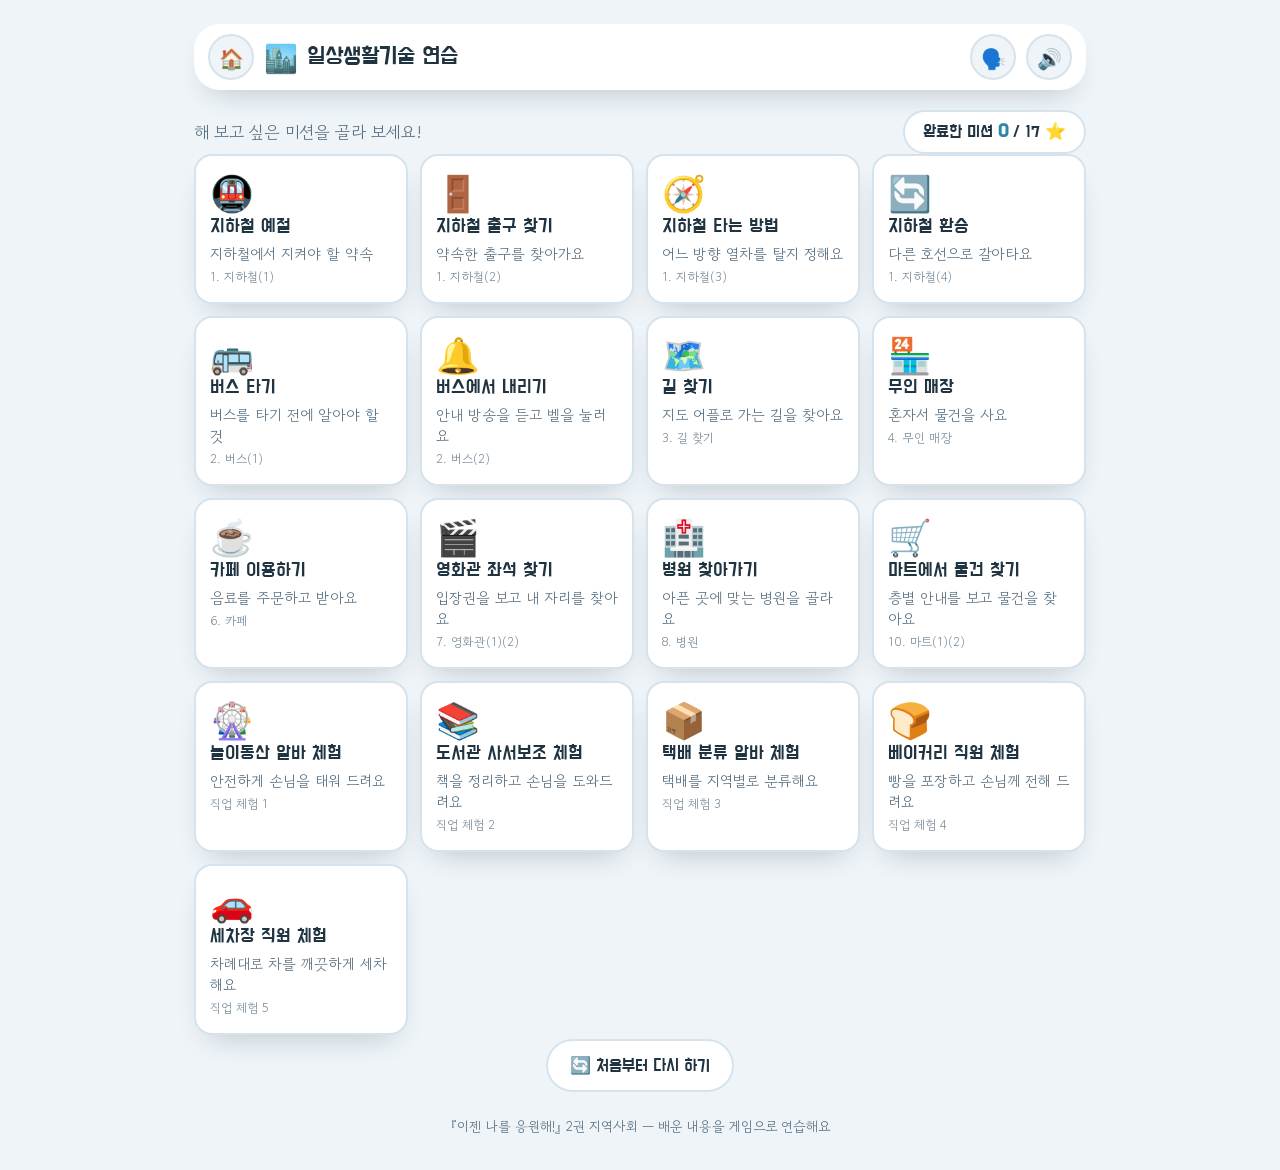
<file: daily-life-skills/index.html>
<!DOCTYPE html>
<html lang="ko">
<head>
<meta charset="utf-8" />
<meta name="viewport" content="width=device-width, initial-scale=1, viewport-fit=cover" />
<meta name="theme-color" content="#EEF4F8" />
<title>일상생활기술 연습</title>
<meta name="description" content="지하철·버스·길찾기·무인매장·카페·영화관·병원·마트 — 지역사회 일상생활기술을 게임으로 연습해요" />
<link rel="icon" href="data:image/svg+xml,<svg xmlns='http://www.w3.org/2000/svg' viewBox='0 0 100 100'><text y='.9em' font-size='90'>🏙️</text></svg>" />
<link rel="preconnect" href="https://fonts.googleapis.com">
<link rel="preconnect" href="https://fonts.gstatic.com" crossorigin>
<link href="https://fonts.googleapis.com/css2?family=Do+Hyeon&family=Gowun+Dodum&display=swap" rel="stylesheet">
<style>
  :root {
    --bg: #EEF4F8;
    --surface: #FFFFFF;
    --panel: #F7FBFD;
    --ink: #1F3340;
    --ink-soft: #5A7183;
    --accent: #2E86AB;
    --accent-ink: #FFFFFF;
    --good: #2F9E68;
    --good-soft: #E4F5EC;
    --warn: #E07B39;
    --warn-soft: #FDF0E6;
    --gold: #F2B341;
    --line: #D6E3EC;
    --shadow: 0 14px 30px -16px rgba(31,51,64,0.30);
    --r-lg: 26px;
    --r-md: 18px;
    --r-sm: 12px;
  }

  @media (prefers-color-scheme: dark) {
    :root:not([data-theme="light"]) {
      --bg: #131E26;
      --surface: #1C2A34;
      --panel: #223240;
      --ink: #E9F2F7;
      --ink-soft: #9FB8C7;
      --accent: #4FA8CC;
      --accent-ink: #10202A;
      --good: #5BC48B;
      --good-soft: #1E3A2C;
      --warn: #F0975C;
      --warn-soft: #3A2A1C;
      --gold: #F7C566;
      --line: #33485A;
      --shadow: 0 14px 30px -16px rgba(0,0,0,0.6);
    }
  }
  :root[data-theme="dark"] {
    --bg: #131E26; --surface: #1C2A34; --panel: #223240;
    --ink: #E9F2F7; --ink-soft: #9FB8C7;
    --accent: #4FA8CC; --accent-ink: #10202A;
    --good: #5BC48B; --good-soft: #1E3A2C;
    --warn: #F0975C; --warn-soft: #3A2A1C; --gold: #F7C566;
    --line: #33485A; --shadow: 0 14px 30px -16px rgba(0,0,0,0.6);
  }

  * { box-sizing: border-box; }
  html { -webkit-tap-highlight-color: transparent; }
  body {
    margin: 0; min-height: 100vh; background: var(--bg); color: var(--ink);
    font-family: 'Gowun Dodum', 'Apple SD Gothic Neo', sans-serif;
    -webkit-font-smoothing: antialiased; touch-action: manipulation;
  }
  h1, h2, h3, .display { font-family: 'Do Hyeon', 'Trebuchet MS', sans-serif; font-weight: 400; text-wrap: balance; }
  button { font-family: inherit; -webkit-tap-highlight-color: transparent; }
  :focus-visible { outline: 3px solid var(--gold); outline-offset: 3px; }

  .app { max-width: 940px; margin: 0 auto; padding: clamp(12px, 2.5vw, 24px);
         display: flex; flex-direction: column; gap: clamp(14px, 2vw, 20px); }

  /* ---------- Top bar ---------- */
  .topbar { display: flex; align-items: center; gap: 10px;
            background: var(--surface); border-radius: var(--r-lg);
            padding: 10px 14px; box-shadow: var(--shadow); }
  .brand { display: flex; align-items: center; gap: 9px; margin-right: auto; min-width: 0; }
  .brand-ic { font-size: 1.7rem; line-height: 1; }
  .brand h1 { margin: 0; font-size: clamp(1.1rem, 3vw, 1.5rem);
              white-space: nowrap; overflow: hidden; text-overflow: ellipsis; }
  .icon-btn { border: 2px solid var(--line); background: var(--bg); color: var(--ink);
              border-radius: 999px; width: 46px; height: 46px; min-width: 46px; font-size: 1.25rem;
              cursor: pointer; display: grid; place-items: center; text-decoration: none; }
  .icon-btn[aria-pressed="false"] { opacity: .45; }
  .icon-btn[hidden] { display: none; }

  /* ---------- Buttons ---------- */
  .btn { border: none; border-radius: 999px; padding: 14px 22px; font-size: 1.05rem;
         cursor: pointer; display: inline-flex; align-items: center; gap: 8px;
         font-family: 'Do Hyeon', sans-serif; }
  .btn-primary { background: var(--accent); color: var(--accent-ink); }
  .btn-ghost { background: var(--surface); color: var(--ink); border: 2px solid var(--line); }
  .btn:active { transform: translateY(1px); }

  /* ---------- Home ---------- */
  .home-head { display: flex; align-items: center; flex-wrap: wrap; gap: 10px 16px; }
  .home-sub { margin: 0; color: var(--ink-soft); font-size: 1.05rem; margin-right: auto; }
  .star-bar { background: var(--surface); border: 2px solid var(--line); border-radius: 999px;
              padding: 8px 18px; font-family: 'Do Hyeon', sans-serif; font-size: 1.05rem; }
  .star-bar b { color: var(--accent); font-size: 1.2rem; }

  .mission-grid { display: grid; gap: 12px;
                  grid-template-columns: repeat(auto-fill, minmax(190px, 1fr)); }
  .mcard { position: relative; text-align: left; cursor: pointer;
           background: var(--surface); border: 2px solid var(--line); border-radius: var(--r-md);
           padding: 16px 14px; display: flex; flex-direction: column; gap: 4px;
           color: var(--ink); box-shadow: var(--shadow);
           transition: transform .14s ease, border-color .14s ease; }
  .mcard:hover { transform: translateY(-2px); border-color: var(--accent); }
  .mcard-ic { font-size: 2.2rem; line-height: 1.1; }
  .mcard-title { font-family: 'Do Hyeon', sans-serif; font-size: 1.2rem; }
  .mcard-desc { color: var(--ink-soft); font-size: .92rem; }
  .mcard-ch { color: var(--ink-soft); font-size: .78rem; opacity: .8; }
  .mcard.done { border-color: var(--gold); background: linear-gradient(180deg, rgba(242,179,65,.10), transparent 60%), var(--surface); }
  .mcard-star { position: absolute; top: 10px; right: 12px; font-size: 1.5rem; }
  .home-foot { display: flex; justify-content: center; padding-top: 4px; }

  /* ---------- Play ---------- */
  .dots { display: flex; gap: 7px; justify-content: center; flex-wrap: wrap; }
  .dot { width: 14px; height: 14px; border-radius: 50%; background: var(--line); }
  .dot.cur { background: var(--accent); transform: scale(1.25); }
  .dot.ok { background: var(--good); }

  .stage { background: var(--surface); border-radius: var(--r-lg); box-shadow: var(--shadow);
           padding: clamp(16px, 3vw, 26px); display: flex; flex-direction: column;
           align-items: center; gap: 16px; }
  .scene { font-size: clamp(3rem, 12vw, 4.6rem); line-height: 1.15; text-align: center; }
  .question { margin: 0; font-size: clamp(1.15rem, 3.4vw, 1.5rem); text-align: center;
              font-family: 'Do Hyeon', sans-serif; line-height: 1.5; }
  .qsub { margin: -8px 0 0; color: var(--ink-soft); font-size: .98rem; text-align: center; }

  .answers { display: grid; gap: 12px; width: 100%; max-width: 560px; }
  .ans-btn { display: flex; align-items: center; gap: 14px; text-align: left;
             background: var(--panel); border: 3px solid var(--line); border-radius: var(--r-md);
             padding: 16px 18px; font-size: 1.1rem; color: var(--ink); cursor: pointer;
             min-height: 68px; transition: border-color .12s ease, background .12s ease; }
  .ans-btn:hover { border-color: var(--accent); }
  .ans-btn .ic { font-size: 1.8rem; line-height: 1; }
  .ans-btn.right { border-color: var(--good); background: var(--good-soft); }
  .ans-btn.wrong { border-color: var(--warn); background: var(--warn-soft); }
  .ans-btn[disabled] { cursor: default; }

  .ox-row { display: grid; grid-template-columns: 1fr 1fr; gap: 14px; width: 100%; max-width: 460px; }
  .ox-btn { border: 4px solid var(--line); background: var(--panel); border-radius: var(--r-md);
            padding: 20px 10px; cursor: pointer; color: var(--ink);
            display: flex; flex-direction: column; align-items: center; gap: 4px; }
  .ox-btn .mark { font-size: 3rem; line-height: 1; font-family: 'Do Hyeon', sans-serif; }
  .ox-btn .lab { font-size: 1.05rem; }
  .ox-btn.o .mark { color: var(--good); }
  .ox-btn.x .mark { color: var(--warn); }
  .ox-btn.right { border-color: var(--good); background: var(--good-soft); }
  .ox-btn.wrong { border-color: var(--warn); background: var(--warn-soft); }

  /* ---------- Feedback ---------- */
  .feedback { border-radius: var(--r-md); padding: 16px 20px; display: flex; gap: 12px;
              align-items: flex-start; font-size: 1.05rem; line-height: 1.55; }
  .feedback[hidden] { display: none; }
  .feedback .fic { font-size: 1.7rem; line-height: 1; }
  .feedback.ok { background: var(--good-soft); border: 2px solid var(--good); }
  .feedback.no { background: var(--warn-soft); border: 2px solid var(--warn); }
  .feedback b { font-family: 'Do Hyeon', sans-serif; }
  .play-foot { display: flex; justify-content: center; }
  .play-foot[hidden] { display: none; }

  /* ---------- Visuals ---------- */
  .visual { width: 100%; max-width: 620px; background: var(--panel);
            border: 2px solid var(--line); border-radius: var(--r-md); padding: 14px; }
  .visual svg { width: 100%; height: auto; display: block; }
  .vis-cap { text-align: center; color: var(--ink-soft); font-size: .9rem; margin: 8px 0 0; }

  .floors { width: 100%; max-width: 420px; border: 3px solid var(--ink);
            border-radius: var(--r-sm); overflow: hidden; background: var(--surface); }
  .floors .fh { background: var(--ink); color: var(--surface); text-align: center;
                padding: 8px; font-family: 'Do Hyeon', sans-serif; letter-spacing: .1em; }
  .floors .fr { display: flex; border-top: 2px solid var(--line); }
  .floors .fr:first-of-type { border-top: none; }
  .floors .fn { width: 76px; min-width: 76px; background: var(--panel); text-align: center;
                padding: 12px 0; font-family: 'Do Hyeon', sans-serif; font-size: 1.15rem;
                border-right: 2px solid var(--line); }
  .floors .fd { padding: 12px 14px; font-size: 1.02rem; }

  /* ---------- Seat game ---------- */
  .ticket { width: 100%; max-width: 340px; background: var(--surface);
            border: 3px dashed var(--accent); border-radius: var(--r-md); padding: 14px 18px; }
  .ticket .tt { font-family: 'Do Hyeon', sans-serif; color: var(--accent);
                text-align: center; font-size: 1.1rem; margin-bottom: 8px; }
  .ticket .tseat { display: flex; justify-content: center; align-items: baseline; gap: 6px;
                   font-family: 'Do Hyeon', sans-serif; font-size: 2.1rem; }
  .ticket .tseat small { font-size: 1rem; color: var(--ink-soft); }
  .screen-bar { width: 100%; max-width: 560px; background: var(--ink); color: var(--surface);
                text-align: center; padding: 10px; border-radius: 8px 8px 26px 26px;
                font-family: 'Do Hyeon', sans-serif; letter-spacing: .3em; }
  .seat-board { display: flex; flex-direction: column; gap: 8px; width: 100%; max-width: 560px; }
  .seat-row { display: flex; align-items: center; gap: 8px; }
  .seat-row .rlab { width: 30px; min-width: 30px; text-align: center;
                    font-family: 'Do Hyeon', sans-serif; color: var(--ink-soft); }
  .seat-row .seats { display: grid; grid-template-columns: repeat(8, 1fr); gap: 6px; flex: 1; }
  .seat { aspect-ratio: 1/1; border: 2px solid var(--line); background: var(--panel);
          border-radius: 8px 8px 4px 4px; cursor: pointer; color: var(--ink-soft);
          font-size: .85rem; display: grid; place-items: center; padding: 0; }
  .seat:hover { border-color: var(--accent); }
  .seat.right { background: var(--good); border-color: var(--good); color: #fff; }
  .seat.wrong { background: var(--warn-soft); border-color: var(--warn); }

  /* ---------- Sequence game ---------- */
  .seq-list { display: grid; gap: 10px; width: 100%; max-width: 560px; }
  .seq-item { display: flex; align-items: center; gap: 12px; text-align: left;
              background: var(--panel); border: 3px solid var(--line); border-radius: var(--r-md);
              padding: 14px 16px; font-size: 1.05rem; color: var(--ink); cursor: pointer; min-height: 62px; }
  .seq-item:hover { border-color: var(--accent); }
  .seq-item .num { width: 34px; min-width: 34px; height: 34px; border-radius: 50%;
                   background: var(--line); color: var(--ink-soft); display: grid; place-items: center;
                   font-family: 'Do Hyeon', sans-serif; }
  .seq-item.picked { border-color: var(--good); background: var(--good-soft); }
  .seq-item.picked .num { background: var(--good); color: #fff; }
  .seq-item.shake { animation: shake .3s; }
  @keyframes shake { 25%{transform:translateX(-6px)} 75%{transform:translateX(6px)} }

  /* ---------- Bus bell game ---------- */
  .bus-scene { width: 100%; max-width: 560px; background: var(--panel);
               border: 3px solid var(--line); border-radius: var(--r-md); padding: 18px; }
  .bus-target { text-align: center; font-family: 'Do Hyeon', sans-serif; font-size: 1.15rem;
                color: var(--accent); margin-bottom: 12px; }
  .bus-sign { background: var(--ink); color: #FFD86B; border-radius: 10px; padding: 18px 12px;
              text-align: center; font-family: 'Do Hyeon', sans-serif;
              font-size: clamp(1.05rem, 3.6vw, 1.4rem); min-height: 76px;
              display: grid; place-items: center; }
  .bell-btn { margin: 16px auto 0; display: block; width: 128px; height: 128px; border-radius: 50%;
              border: 6px solid #B23B3B; background: #E85555; color: #fff; cursor: pointer;
              font-family: 'Do Hyeon', sans-serif; font-size: 1.1rem; line-height: 1.3; }
  .bell-btn:active { transform: scale(.95); }
  .bell-btn[disabled] { opacity: .5; cursor: default; }

  /* ---------- Done screen ---------- */
  .done-card { background: var(--surface); border-radius: var(--r-lg); box-shadow: var(--shadow);
               padding: 32px 24px; text-align: center; display: flex; flex-direction: column;
               align-items: center; gap: 14px; }
  .done-card .big { font-size: 4.4rem; line-height: 1; }
  .done-card h2 { margin: 0; font-size: 1.7rem; }
  .done-card p { margin: 0; color: var(--ink-soft); font-size: 1.05rem; }
  .done-actions { display: flex; gap: 10px; flex-wrap: wrap; justify-content: center; margin-top: 6px; }

  #confetti-layer { position: fixed; inset: 0; pointer-events: none; overflow: hidden; z-index: 40; }
  .confetto { position: absolute; top: -20px; width: 10px; height: 14px; border-radius: 3px;
              animation: fall linear forwards; }
  @keyframes fall { to { transform: translateY(110vh) rotate(540deg); opacity: .9; } }

  .toast { position: fixed; left: 50%; bottom: 22px; transform: translate(-50%, 12px);
           background: var(--ink); color: var(--bg); padding: 12px 20px; border-radius: 999px;
           font-size: .98rem; opacity: 0; pointer-events: none; z-index: 50; max-width: 90vw;
           text-align: center; transition: opacity .25s ease, transform .25s ease; box-shadow: var(--shadow); }
  .toast.show { opacity: 1; transform: translate(-50%, 0); }

  @media (prefers-reduced-motion: reduce) {
    .confetto { display: none; }
    * { transition-duration: .01ms !important; animation-duration: .01ms !important; }
  }

  footer.credit { text-align: center; color: var(--ink-soft); font-size: .85rem; padding: 4px 0 10px; }
</style>
</head>
<body>

<div class="app">
  <header class="topbar">
    <a class="icon-btn" id="btnHome" href="../index.html" aria-label="처음 화면으로 가기" title="처음 화면으로">🏠</a>
    <button class="icon-btn" id="btnBack" hidden aria-label="미션 고르기로 돌아가기" title="돌아가기">←</button>
    <div class="brand">
      <span class="brand-ic" aria-hidden="true">🏙️</span>
      <h1 id="topTitle">일상생활기술 연습</h1>
    </div>
    <button class="icon-btn" id="btnRead" aria-pressed="true" aria-label="읽어주기 켜기/끄기" title="읽어주기">🗣️</button>
    <button class="icon-btn" id="btnSound" aria-pressed="true" aria-label="소리 켜기/끄기" title="소리">🔊</button>
  </header>

  <main>
    <!-- ===== 미션 고르기 ===== -->
    <section id="screen-home">
      <div class="home-head">
        <p class="home-sub">해 보고 싶은 미션을 골라 보세요!</p>
        <div class="star-bar">완료한 미션 <b id="starCount">0</b> / <span id="starTotal">11</span> ⭐</div>
      </div>
      <div class="mission-grid" id="missionGrid"></div>
      <div class="home-foot">
        <button class="btn btn-ghost" id="btnReset">🔄 처음부터 다시 하기</button>
      </div>
    </section>

    <!-- ===== 문제 풀기 ===== -->
    <section id="screen-play" hidden>
      <div class="dots" id="stepDots"></div>
      <div class="stage" id="stage"></div>
      <div class="feedback" id="feedback" hidden></div>
      <div class="play-foot" id="playFoot" hidden>
        <button class="btn btn-primary" id="btnNext">다음으로 →</button>
      </div>
    </section>

    <!-- ===== 미션 완료 ===== -->
    <section id="screen-done" hidden>
      <div class="done-card">
        <div class="big" id="doneEmoji" aria-hidden="true">🎉</div>
        <h2 id="doneTitle">미션 성공!</h2>
        <p id="doneText">잘 했어요!</p>
        <div class="done-actions" id="doneActions">
          <button class="btn btn-ghost" id="btnAgain">🔁 한 번 더 하기</button>
          <button class="btn btn-primary" id="btnToHome">🏠 다른 미션 하기</button>
        </div>
      </div>
    </section>
  </main>

  <footer class="credit">『이젠 나를 응원해!』 2권 지역사회 — 배운 내용을 게임으로 연습해요</footer>
</div>

<div class="toast" id="toast" aria-live="polite"></div>
<div id="confetti-layer" aria-hidden="true"></div>

<script>
(function () {
  "use strict";

  /* ==================== 소리 ==================== */
  var audioCtx = null;
  var muted = localStorage.getItem('dls-muted') === '1';
  var readAloud = localStorage.getItem('dls-read') !== '0';

  function ensureAudio() {
    if (!audioCtx) {
      var AC = window.AudioContext || window.webkitAudioContext;
      audioCtx = new AC();
    }
    if (audioCtx.state === 'suspended') audioCtx.resume();
    return audioCtx;
  }
  function tone(o) {
    if (muted) return;
    var ctx = ensureAudio();
    var t0 = ctx.currentTime + (o.delay || 0);
    var osc = ctx.createOscillator(), g = ctx.createGain();
    osc.type = o.type || 'sine';
    osc.frequency.setValueAtTime(o.freq, t0);
    if (o.sweepTo) osc.frequency.exponentialRampToValueAtTime(o.sweepTo, t0 + o.duration);
    g.gain.setValueAtTime(0.0001, t0);
    g.gain.linearRampToValueAtTime(o.gain || 0.15, t0 + 0.015);
    g.gain.exponentialRampToValueAtTime(0.0001, t0 + o.duration);
    osc.connect(g).connect(ctx.destination);
    osc.start(t0); osc.stop(t0 + o.duration + 0.03);
  }
  function sTap()     { tone({ freq: 900, duration: .06, type: 'square', gain: .07 }); }
  function sRight()   { [659.25, 880, 1174.66].forEach(function (f, i) { tone({ freq: f, duration: .22, type: 'triangle', gain: .2, delay: i * .09 }); }); }
  function sTryAgain(){ tone({ freq: 340, duration: .22, type: 'sine', gain: .16, sweepTo: 260 }); }
  function sCheer()   { [523.25, 659.25, 783.99, 1046.5].forEach(function (f, i) { tone({ freq: f, duration: .28, type: 'triangle', gain: .2, delay: i * .12 }); }); }
  function sBell()    { tone({ freq: 1200, duration: .5, type: 'sine', gain: .2 }); tone({ freq: 1600, duration: .45, type: 'sine', gain: .12, delay: .04 }); }
  function sAnnounce(){ tone({ freq: 880, duration: .14, type: 'sine', gain: .13 }); tone({ freq: 1174, duration: .18, type: 'sine', gain: .13, delay: .12 }); }

  /* 읽어주기 (브라우저 음성, 인터넷/API 필요 없음) */
  var canSpeak = 'speechSynthesis' in window;
  function speak(text) {
    if (!canSpeak || !readAloud || !text) return;
    try {
      window.speechSynthesis.cancel();
      var u = new SpeechSynthesisUtterance(String(text).replace(/\s+/g, ' ').trim());
      u.lang = 'ko-KR';
      u.rate = 0.92;
      window.speechSynthesis.speak(u);
    } catch (e) {}
  }
  function stopSpeak() { if (canSpeak) { try { window.speechSynthesis.cancel(); } catch (e) {} } }

  var btnSound = document.getElementById('btnSound');
  var btnRead = document.getElementById('btnRead');
  function refreshToggles() {
    btnSound.textContent = muted ? '🔇' : '🔊';
    btnSound.setAttribute('aria-pressed', String(!muted));
    btnRead.setAttribute('aria-pressed', String(readAloud));
    btnRead.title = readAloud ? '읽어주기 켜짐' : '읽어주기 꺼짐';
  }
  btnSound.addEventListener('click', function () {
    muted = !muted;
    localStorage.setItem('dls-muted', muted ? '1' : '0');
    refreshToggles();
    if (!muted) sTap();
  });
  btnRead.addEventListener('click', function () {
    readAloud = !readAloud;
    localStorage.setItem('dls-read', readAloud ? '1' : '0');
    refreshToggles();
    if (readAloud) speak('읽어주기를 켰어요'); else stopSpeak();
  });
  if (!canSpeak) btnRead.hidden = true;
  refreshToggles();

  /* ==================== 안내 문구 · 축하 ==================== */
  var toastEl = document.getElementById('toast'), toastTimer = null;
  function showToast(msg) {
    toastEl.textContent = msg;
    toastEl.classList.add('show');
    clearTimeout(toastTimer);
    toastTimer = setTimeout(function () { toastEl.classList.remove('show'); }, 2400);
  }
  var confettiLayer = document.getElementById('confetti-layer');
  var reduceMotion = window.matchMedia('(prefers-reduced-motion: reduce)').matches;
  function burstConfetti() {
    if (reduceMotion) return;
    var colors = ['#2E86AB', '#F2B341', '#2F9E68', '#E07B39', '#8E6FD1', '#FF7EB9'];
    for (var i = 0; i < 28; i++) {
      var el = document.createElement('div');
      el.className = 'confetto';
      el.style.left = (Math.random() * 100) + 'vw';
      el.style.background = colors[Math.floor(Math.random() * colors.length)];
      var dur = 1.6 + Math.random() * 1.2;
      el.style.animationDuration = dur + 's';
      el.style.animationDelay = (Math.random() * .4) + 's';
      confettiLayer.appendChild(el);
      (function (n, d) { setTimeout(function () { n.remove(); }, d * 1000 + 600); })(el, dur);
    }
  }

  /* ==================== 진행 기록 ==================== */
  var progress = {};
  try { progress = JSON.parse(localStorage.getItem('dls-progress') || '{}') || {}; } catch (e) { progress = {}; }
  function saveProgress() {
    try { localStorage.setItem('dls-progress', JSON.stringify(progress)); } catch (e) {}
  }

  function el(tag, attrs, kids) {
    var n = document.createElement(tag);
    if (attrs) Object.keys(attrs).forEach(function (k) {
      if (k === 'text') n.textContent = attrs[k];
      else if (k === 'html') n.innerHTML = attrs[k];
      else if (attrs[k] === true) n.setAttribute(k, '');
      else if (attrs[k] !== false && attrs[k] != null) n.setAttribute(k, attrs[k]);
    });
    (kids || []).forEach(function (c) { if (c) n.appendChild(c); });
    return n;
  }

  /* ==================== 미션 (교재 단원 순서) ==================== */
  var MISSIONS = [
    {
      id: 'subway1', emoji: '🚇', title: '지하철 예절', chapter: '1. 지하철(1)',
      desc: '지하철에서 지켜야 할 약속',
      steps: [
        { type: 'ox', scene: '📣🚇', text: '지하철 안에서 큰 소리로 노래를 불러요.', answer: false,
          why: '지하철 안에서는 조용히 가요. 큰 소리는 다른 사람을 놀라게 해요.' },
        { type: 'ox', scene: '🚪🧍', text: '문이 열리면, 내리는 사람이 다 내린 다음에 타요.', answer: true,
          why: '내리는 사람이 먼저예요. 기다렸다가 타면 안전해요.' },
        { type: 'ox', scene: '🏃💨', text: '문이 닫히고 있어요. 얼른 뛰어서 들어가요.', answer: false,
          why: '문에 끼일 수 있어서 위험해요. 다음 열차를 기다려요.' },
        { type: 'choice', scene: '💳❌', text: '개찰구에서 "삑삑" 소리가 나고 문이 열리지 않아요. 어떻게 할까요?',
          options: [
            { ic: '💰', label: '충전기에서 카드에 돈을 충전해요' },
            { ic: '🤸', label: '개찰구를 넘어서 들어가요' },
            { ic: '😢', label: '그냥 집으로 돌아가요' }
          ], answer: 0,
          why: '카드에 돈이 없으면 문이 열리지 않아요. 충전을 하면 탈 수 있어요.' }
      ]
    },
    {
      id: 'subway2', emoji: '🚪', title: '지하철 출구 찾기', chapter: '1. 지하철(2)',
      desc: '약속한 출구를 찾아가요',
      steps: [
        { type: 'choice', scene: '📱', text: '동현이가 "용산역 2번 출구에서 만나자"고 했어요. 어디로 나갈까요?',
          options: [
            { ic: '1️⃣', label: '1번 출구' }, { ic: '2️⃣', label: '2번 출구' },
            { ic: '3️⃣', label: '3번 출구' }, { ic: '4️⃣', label: '4번 출구' }
          ], answer: 1,
          why: '약속한 번호와 같은 출구로 나가면 친구를 만날 수 있어요.' },
        { type: 'choice', scene: '🚻', text: '이번에는 4번 출구에서 만나기로 했어요. 어디로 나갈까요?',
          options: [
            { ic: '1️⃣', label: '1번 출구' }, { ic: '2️⃣', label: '2번 출구' },
            { ic: '3️⃣', label: '3번 출구' }, { ic: '4️⃣', label: '4번 출구' }
          ], answer: 3,
          why: '표지판에서 4번 출구를 찾아 화살표를 따라가요.' },
        { type: 'choice', scene: '😥❓', text: '출구가 너무 많아서 어디로 갈지 모르겠어요. 어떻게 할까요?',
          options: [
            { ic: '📞', label: '친구에게 전화해서 몇 번 출구인지 물어봐요' },
            { ic: '🎲', label: '아무 출구로나 그냥 나가요' },
            { ic: '🧍', label: '그 자리에 계속 서 있어요' }
          ], answer: 0,
          why: '모를 때는 물어보면 돼요. 친구나 역무원에게 물어보세요.' }
      ]
    },
    {
      id: 'subway3', emoji: '🧭', title: '지하철 타는 방법', chapter: '1. 지하철(3)',
      desc: '어느 방향 열차를 탈지 정해요',
      steps: [
        { type: 'choice', visual: 'line1', scene: '', text: '용산역에서 서울역으로 가요. 어느 방면 열차를 탈까요?',
          sub: '노선도에서 서울역이 용산역의 어느 쪽에 있는지 보세요.',
          options: [
            { ic: '⬅️', label: '신창 방면' }, { ic: '➡️', label: '청량리 방면' }
          ], answer: 1,
          why: '가려는 역이 오른쪽에 있으니 오른쪽 끝인 청량리 방면 열차를 타요.' },
        { type: 'choice', visual: 'line1', scene: '', text: '시청역에서 용산역으로 가요. 어느 방면 열차를 탈까요?',
          sub: '이번에는 가려는 역이 왼쪽에 있어요.',
          options: [
            { ic: '⬅️', label: '신창 방면' }, { ic: '➡️', label: '청량리 방면' }
          ], answer: 0,
          why: '가려는 역이 왼쪽에 있으니 왼쪽 끝인 신창 방면 열차를 타요.' },
        { type: 'choice', scene: '🚉', text: '열차를 타기 전에 꼭 확인해야 하는 것은 무엇일까요?',
          options: [
            { ic: '🧭', label: '가려는 방향(운행 방향)이 맞는지' },
            { ic: '🎨', label: '열차의 색깔이 예쁜지' },
            { ic: '👥', label: '사람이 몇 명 타는지' }
          ], answer: 0,
          why: '같은 승강장이라도 방향이 다르면 반대로 가요. 방향을 꼭 확인해요.' }
      ]
    },
    {
      id: 'subway4', emoji: '🔄', title: '지하철 환승', chapter: '1. 지하철(4)',
      desc: '다른 호선으로 갈아타요',
      steps: [
        { type: 'choice', scene: '🚇➡️🚇', text: '타고 가던 지하철에서 다른 호선으로 갈아타는 것을 무엇이라고 할까요?',
          options: [
            { ic: '🔄', label: '환승' }, { ic: '🎫', label: '개찰' }, { ic: '🅿️', label: '주차' }
          ], answer: 0,
          why: '다른 호선으로 갈아타는 것을 "환승"이라고 해요.' },
        { type: 'choice', visual: 'transfer', scene: '', text: '용산역(1호선)에서 신사역(3호선)으로 가요. 어느 역에서 갈아탈까요?',
          sub: '두 노선이 만나는 역을 찾아보세요.',
          options: [
            { ic: '🚉', label: '서울역' }, { ic: '🚉', label: '종로3가역' }, { ic: '🚉', label: '시청역' }
          ], answer: 1,
          why: '1호선과 3호선이 만나는 역은 종로3가역이에요. 여기에서 갈아타요.' },
        { type: 'choice', scene: '🪧', text: '환승할 때는 무엇을 보고 따라가면 될까요?',
          options: [
            { ic: '🪧', label: '갈아탈 호선 번호가 적힌 표지판' },
            { ic: '👣', label: '앞에 가는 사람' },
            { ic: '🏪', label: '가장 가까운 가게' }
          ], answer: 0,
          why: '역 안에 갈아탈 호선을 알려주는 표지판이 있어요. 화살표를 따라가요.' }
      ]
    },
    {
      id: 'bus1', emoji: '🚌', title: '버스 타기', chapter: '2. 버스(1)',
      desc: '버스를 타기 전에 알아야 할 것',
      steps: [
        { type: 'choice', scene: '🚏', text: '버스를 타기 전에 가장 먼저 확인해야 하는 것은 무엇일까요?',
          options: [
            { ic: '🔢', label: '내가 탈 버스의 번호' },
            { ic: '🎨', label: '버스의 색깔' },
            { ic: '🪑', label: '빈자리가 있는지' }
          ], answer: 0,
          why: '번호가 다르면 다른 곳으로 가요. 버스 번호를 꼭 확인해요.' },
        { type: 'choice', scene: '🚌🚌', text: '내가 탈 버스는 7024번이에요. 어느 버스를 탈까요?',
          options: [
            { ic: '🟩', label: '7024번 버스' }, { ic: '🟦', label: '4212번 버스' }, { ic: '🟥', label: '2번 버스' }
          ], answer: 0,
          why: '버스 앞과 옆에 번호가 크게 적혀 있어요. 같은 번호를 타요.' },
        { type: 'choice', scene: '💳🚌', text: '버스에 탈 때 카드는 어떻게 할까요?',
          options: [
            { ic: '💳', label: '단말기에 카드를 찍어요' },
            { ic: '👋', label: '그냥 인사만 하고 들어가요' },
            { ic: '🎒', label: '가방에 넣어 둬요' }
          ], answer: 0,
          why: '탈 때 카드를 찍고, 내릴 때도 한 번 더 찍어요.' }
      ]
    },
    {
      id: 'bus2', emoji: '🔔', title: '버스에서 내리기', chapter: '2. 버스(2)',
      desc: '안내 방송을 듣고 벨을 눌러요',
      steps: [
        { type: 'choice', scene: '📢', text: '버스에서 "다음 정류장은 가남역입니다" 방송이 나왔어요. 무슨 뜻일까요?',
          options: [
            { ic: '➡️', label: '곧 가남역에 도착해요' },
            { ic: '📍', label: '지금 여기가 가남역이에요' },
            { ic: '⬅️', label: '가남역을 이미 지나갔어요' }
          ], answer: 0,
          why: '"다음 정류장은 ○○입니다"는 곧 도착한다는 뜻이에요. 이때 벨을 눌러요.' },
        { type: 'bell', target: '가남역',
          text: '가남역에서 내려요. "다음 정류장은 가남역입니다" 방송이 나오면 벨을 누르세요!',
          stops: ['시청 앞', '중앙시장', '가남역', '푸른초등학교'],
          why: '내리기 전 정류장 방송을 듣고 벨을 누르면 안전하게 내릴 수 있어요.' },
        { type: 'choice', scene: '😮🚌', text: '벨을 누르지 않으면 어떻게 될까요?',
          options: [
            { ic: '➡️', label: '내리려던 정류장을 지나쳐요' },
            { ic: '🛑', label: '버스가 알아서 멈춰요' },
            { ic: '🎁', label: '아무 일도 없어요' }
          ], answer: 0,
          why: '벨을 눌러야 기사님이 알고 세워 주세요. 미리 눌러요.' }
      ]
    },
    {
      id: 'map', emoji: '🗺️', title: '길 찾기', chapter: '3. 길 찾기',
      desc: '지도 어플로 가는 길을 찾아요',
      steps: [
        { type: 'sequence', text: '지도 어플로 길을 찾는 순서예요. 순서대로 눌러 보세요.',
          items: ['지도 어플을 열어요', '가고 싶은 곳을 검색해요', '"길찾기"를 눌러요', '안내를 따라서 가요'],
          why: '검색하고 길찾기를 누르면 어떻게 가는지 알려줘요.' },
        { type: 'choice', scene: '📄🏫', text: '가정통신문에 "○○학교 정문 앞"이라고 적혀 있어요. 지도에 무엇을 검색할까요?',
          options: [
            { ic: '🏫', label: '○○학교' }, { ic: '🍜', label: '맛있는 식당' }, { ic: '🏠', label: '우리 집' }
          ], answer: 0,
          why: '가야 할 장소의 이름을 그대로 검색하면 돼요.' },
        { type: 'choice', scene: '🚶🚌🚇', text: '지도 어플은 무엇을 알려줄까요?',
          options: [
            { ic: '🧭', label: '걸어서·버스로·지하철로 가는 방법' },
            { ic: '🌦️', label: '내일 날씨' },
            { ic: '🎵', label: '좋아하는 노래' }
          ], answer: 0,
          why: '어떤 교통수단으로 얼마나 걸리는지 알려줘요.' }
      ]
    },
    {
      id: 'kiosk', emoji: '🏪', title: '무인 매장', chapter: '4. 무인 매장',
      desc: '혼자서 물건을 사요',
      link: { url: 'self-checkout.html', label: '🛒 실제 셀프 계산대로 연습하기' },
      steps: [
        { type: 'choice', scene: '🏪❓', text: '무인 매장에는 무엇이 없을까요?',
          options: [
            { ic: '🧑‍💼', label: '계산해 주는 직원' }, { ic: '🍫', label: '과자' }, { ic: '🚪', label: '문' }
          ], answer: 0,
          why: '무인 매장은 직원이 없어요. 그래서 내가 스스로 계산해요.' },
        { type: 'sequence', text: '무인 매장에서 물건을 사는 순서예요. 순서대로 눌러 보세요.',
          items: ['살 물건을 골라요', '계산대에 바코드를 찍어요', '카드를 넣거나 찍어요', '영수증과 물건을 챙겨요'],
          why: '바코드를 찍고 카드로 계산하면 끝이에요.' },
        { type: 'choice', scene: '🤔🖥️', text: '기계 사용이 어려워요. 어떻게 할까요?',
          options: [
            { ic: '📞', label: '기계에 있는 도움 전화 버튼을 눌러요' },
            { ic: '🏃', label: '물건을 그냥 들고 나가요' },
            { ic: '👊', label: '기계를 세게 두드려요' }
          ], answer: 0,
          why: '어려울 때는 도움을 요청하면 돼요. 물건을 계산하지 않고 나가면 안 돼요.' }
      ]
    },
    {
      id: 'cafe', emoji: '☕', title: '카페 이용하기', chapter: '6. 카페',
      desc: '음료를 주문하고 받아요',
      link: { url: 'cafe-kiosk.html', label: '🏪 실제 카페 키오스크로 연습하기' },
      steps: [
        { type: 'sequence', text: '카페에서 음료를 마시는 순서예요. 순서대로 눌러 보세요.',
          items: ['메뉴판을 보고 음료를 골라요', '카운터에서 주문해요', '돈이나 카드로 계산해요', '진동벨이 울리면 음료를 받아요'],
          why: '주문하고 계산한 다음, 진동벨이 울리면 받으러 가요.' },
        { type: 'choice', scene: '📳', text: '받은 진동벨이 "부르르" 울려요. 어떻게 할까요?',
          options: [
            { ic: '🚶', label: '카운터에 가서 음료를 받아요' },
            { ic: '🔕', label: '계속 앉아서 기다려요' },
            { ic: '🗑️', label: '진동벨을 버려요' }
          ], answer: 0,
          why: '진동벨이 울리면 음료가 다 됐다는 뜻이에요. 벨을 가지고 카운터에 가요.' },
        { type: 'choice', scene: '🥤🧋', text: '차가운 음료를 마시고 싶어요. 뭐라고 주문할까요?',
          options: [
            { ic: '🧊', label: '"아이스로 주세요"' },
            { ic: '♨️', label: '"뜨겁게 주세요"' },
            { ic: '🤫', label: '아무 말도 안 해요' }
          ], answer: 0,
          why: '차가운 것은 "아이스", 따뜻한 것은 "따뜻하게(핫)"라고 말해요.' }
      ]
    },
    {
      id: 'cinema', emoji: '🎬', title: '영화관 좌석 찾기', chapter: '7. 영화관(1)(2)',
      desc: '입장권을 보고 내 자리를 찾아요',
      steps: [
        { type: 'choice', scene: '🎟️', text: '영화관에 들어가기 전에 꼭 필요한 것은 무엇일까요?',
          options: [
            { ic: '🎟️', label: '영화 입장권(티켓)' }, { ic: '🍿', label: '팝콘' }, { ic: '🧸', label: '인형' }
          ], answer: 0,
          why: '입장권이 있어야 들어갈 수 있어요. 입장권에 상영관과 좌석이 적혀 있어요.' },
        { type: 'seat', ticket: { row: 'A', num: 5 }, text: '입장권에 적힌 자리를 찾아 눌러 보세요.',
          why: '글자(열)를 먼저 찾고, 그 줄에서 숫자(번)를 찾으면 돼요.' },
        { type: 'seat', ticket: { row: 'C', num: 3 }, text: '이번에는 다른 자리예요. 찾아서 눌러 보세요.',
          why: '내 자리에 앉아야 다른 사람과 겹치지 않아요.' },
        { type: 'choice', scene: '😯🪑', text: '내 자리에 다른 사람이 앉아 있어요. 어떻게 할까요?',
          options: [
            { ic: '🎟️', label: '"여기 제 자리예요"라고 입장권을 보여줘요' },
            { ic: '😠', label: '큰 소리로 화를 내요' },
            { ic: '🚶', label: '아무 자리에나 앉아요' }
          ], answer: 0,
          why: '입장권을 보여주며 이야기하면 돼요. 어려우면 직원에게 도움을 요청해요.' }
      ]
    },
    {
      id: 'hospital', emoji: '🏥', title: '병원 찾아가기', chapter: '8. 병원',
      desc: '아픈 곳에 맞는 병원을 골라요',
      steps: [
        { type: 'choice', scene: '🦵🩹', text: '넘어져서 다리를 다쳤어요. 어느 병원에 갈까요?',
          options: [
            { ic: '🦴', label: '정형외과' }, { ic: '👁️', label: '안과' }, { ic: '🦷', label: '치과' }
          ], answer: 0,
          why: '뼈나 관절, 다친 곳은 정형외과에 가요.' },
        { type: 'choice', scene: '👂😖', text: '귀가 아프고 코가 막혔어요. 어느 병원에 갈까요?',
          options: [
            { ic: '👂', label: '이비인후과' }, { ic: '🦴', label: '정형외과' }, { ic: '👁️', label: '안과' }
          ], answer: 0,
          why: '귀·코·목이 아프면 이비인후과에 가요.' },
        { type: 'choice', scene: '🦷😣', text: '이가 아파서 밥을 못 먹겠어요. 어느 병원에 갈까요?',
          options: [
            { ic: '🦷', label: '치과' }, { ic: '👂', label: '이비인후과' }, { ic: '🩺', label: '내과' }
          ], answer: 0,
          why: '이가 아프면 치과에 가요.' },
        { type: 'choice', scene: '🤒🌡️', text: '열이 나고 기침이 나요. 어느 병원에 갈까요?',
          options: [
            { ic: '🩺', label: '내과' }, { ic: '🦴', label: '정형외과' }, { ic: '👁️', label: '안과' }
          ], answer: 0,
          why: '열, 기침, 배 아픈 것은 내과에 가요.' },
        { type: 'choice', scene: '📱🔍', text: '가까운 병원을 모르겠어요. 어떻게 찾을까요?',
          options: [
            { ic: '📱', label: '휴대폰에 "주변 병원"이라고 검색해요' },
            { ic: '🛏️', label: '그냥 참고 누워 있어요' },
            { ic: '🍬', label: '사탕을 먹어요' }
          ], answer: 0,
          why: '"주변 병원"을 검색하면 가까운 병원과 진료 시간을 알 수 있어요.' }
      ]
    },
    {
      id: 'mart', emoji: '🛒', title: '마트에서 물건 찾기', chapter: '10. 마트(1)(2)',
      desc: '층별 안내를 보고 물건을 찾아요',
      steps: [
        { type: 'choice', visual: 'mart', scene: '', text: '우유를 사려고 해요. 몇 층으로 갈까요?',
          sub: '층별 안내판을 보세요.',
          options: [{ ic: '1️⃣', label: '1층' }, { ic: '2️⃣', label: '2층' }, { ic: '3️⃣', label: '3층' }, { ic: '4️⃣', label: '4층' }],
          answer: 0, why: '우유는 먹는 것이니까 1층 식품 코너에 있어요.' },
        { type: 'choice', visual: 'mart', scene: '', text: '텔레비전을 사려고 해요. 몇 층으로 갈까요?',
          sub: '층별 안내판을 보세요.',
          options: [{ ic: '1️⃣', label: '1층' }, { ic: '2️⃣', label: '2층' }, { ic: '3️⃣', label: '3층' }, { ic: '4️⃣', label: '4층' }],
          answer: 2, why: '텔레비전은 가전제품이니까 3층에 있어요.' },
        { type: 'choice', visual: 'mart', scene: '', text: '겨울에 입을 옷을 사려고 해요. 몇 층으로 갈까요?',
          sub: '층별 안내판을 보세요.',
          options: [{ ic: '1️⃣', label: '1층' }, { ic: '2️⃣', label: '2층' }, { ic: '3️⃣', label: '3층' }, { ic: '4️⃣', label: '4층' }],
          answer: 3, why: '옷은 4층 의류 코너에 있어요.' },
        { type: 'choice', visual: 'mart', scene: '', text: '휴지와 세제를 사려고 해요. 몇 층으로 갈까요?',
          sub: '층별 안내판을 보세요.',
          options: [{ ic: '1️⃣', label: '1층' }, { ic: '2️⃣', label: '2층' }, { ic: '3️⃣', label: '3층' }, { ic: '4️⃣', label: '4층' }],
          answer: 1, why: '휴지와 세제는 생활용품이니까 2층에 있어요.' },
        { type: 'choice', scene: '🛒💳', text: '물건을 다 골랐어요. 이제 무엇을 할까요?',
          options: [
            { ic: '💳', label: '계산대에서 계산을 해요' },
            { ic: '🏃', label: '그냥 들고 나가요' },
            { ic: '🔙', label: '물건을 아무 데나 놓고 가요' }
          ], answer: 0,
          why: '고른 물건은 꼭 계산대에서 계산하고 나가요.' }
      ]
    },
    {
      id: 'job-amusement', emoji: '🎡', title: '놀이동산 알바 체험', chapter: '직업 체험 1',
      desc: '안전하게 손님을 태워 드려요',
      link: { url: 'job-amusement.html', label: '🎡 실제 알바처럼 체험하기' },
      steps: [
        { type: 'ox', scene: '🔒🎢', text: '안전바가 잠기기 전에는 절대 출발 버튼을 누르면 안 돼요.', answer: true,
          why: '안전을 확인하지 않고 출발하면 손님이 다칠 수 있어요.' },
        { type: 'choice', scene: '📏🧒', text: '키 제한이 120cm인 놀이기구에 108cm인 손님이 왔어요. 어떻게 할까요?',
          options: [
            { ic: '😊', label: '그냥 태워 드려요' },
            { ic: '🙏', label: '안전을 위해 다음에 타시라고 안내해요' },
            { ic: '🙈', label: '못 본 척해요' }
          ], answer: 1,
          why: '키 제한은 안전을 위한 규칙이에요. 친절하게 안내해 드려요.' },
        { type: 'ox', scene: '👋🎡', text: '손님이 다 타고 내릴 때는 인사하지 않아도 괜찮다.', answer: false,
          why: '"안녕히 가세요!" 인사는 알바생의 중요한 역할이에요.' }
      ]
    },
    {
      id: 'job-library', emoji: '📚', title: '도서관 사서보조 체험', chapter: '직업 체험 2',
      desc: '책을 정리하고 손님을 도와드려요',
      link: { url: 'job-library.html', label: '📚 실제 알바처럼 체험하기' },
      steps: [
        { type: 'ox', scene: '📚❓', text: '책은 아무 순서로나 책장에 꽂아도 된다.', answer: false,
          why: '청구기호(번호) 순서대로 꽂아야 다음에 쉽게 찾을 수 있어요.' },
        { type: 'choice', scene: '🙋📖', text: '손님이 책이 어디 있는지 물어봐요. 어떻게 할까요?',
          options: [
            { ic: '🙈', label: '모르는 척 지나가요' },
            { ic: '🙂', label: '친절하게 안내해 드려요' },
            { ic: '😠', label: '귀찮다고 화를 내요' }
          ], answer: 1,
          why: '친절한 안내는 사서보조의 중요한 일이에요.' },
        { type: 'ox', scene: '📖🔍', text: '책을 빌릴 때는 바코드를 찍어서 대출을 확인한다.', answer: true,
          why: '바코드를 찍어야 누가 언제 빌렸는지 기록이 남아요.' }
      ]
    },
    {
      id: 'job-delivery', emoji: '📦', title: '택배 분류 알바 체험', chapter: '직업 체험 3',
      desc: '택배를 지역별로 분류해요',
      link: { url: 'job-delivery.html', label: '📦 실제 알바처럼 체험하기' },
      steps: [
        { type: 'ox', scene: '📦❓', text: '택배 상자의 지역을 확인하지 않고 아무 곳에나 놓아도 된다.', answer: false,
          why: '잘못된 지역으로 가면 손님이 물건을 받지 못해요.' },
        { type: 'choice', scene: '🏷️📦', text: '택배 상자에 "부산"이라고 적혀 있어요. 어느 칸에 놓을까요?',
          options: [
            { ic: '🏙️', label: '서울 분류함' }, { ic: '🌊', label: '부산 분류함' }, { ic: '❔', label: '아무 칸에나' }
          ], answer: 1,
          why: '상자에 적힌 지역을 확인하고 똑같은 칸에 넣어요.' },
        { type: 'ox', scene: '⚡✅', text: '분류 작업은 빠르면서도 정확하게 하는 것이 중요하다.', answer: true,
          why: '빨라도 틀리게 분류하면 손님이 곤란해져요.' }
      ]
    },
    {
      id: 'job-bakery', emoji: '🍞', title: '베이커리 직원 체험', chapter: '직업 체험 4',
      desc: '빵을 포장하고 손님께 전해 드려요',
      link: { url: 'job-bakery.html', label: '🍞 실제 알바처럼 체험하기' },
      steps: [
        { type: 'ox', scene: '🤚🍞', text: '빵을 집을 때는 맨손으로 집어도 된다.', answer: false,
          why: '위생을 위해 집게나 장갑을 사용해야 해요.' },
        { type: 'choice', scene: '🍞❓', text: '손님이 주문한 빵과 다른 빵을 포장하려고 해요. 어떻게 할까요?',
          options: [
            { ic: '📦', label: '그냥 포장해요' }, { ic: '🔁', label: '주문을 다시 확인해요' }, { ic: '🤷', label: '아무 말 없이 드려요' }
          ], answer: 1,
          why: '손님이 원하는 빵이 맞는지 다시 한 번 확인해요.' },
        { type: 'ox', scene: '🙏🍞', text: '손님에게 빵을 건넬 때는 공손하게 드린다.', answer: true,
          why: '친절한 태도는 손님을 기분 좋게 해요.' }
      ]
    },
    {
      id: 'job-carwash', emoji: '🚗', title: '세차장 직원 체험', chapter: '직업 체험 5',
      desc: '차례대로 차를 깨끗하게 세차해요',
      link: { url: 'job-carwash.html', label: '🚗 실제 알바처럼 체험하기' },
      steps: [
        { type: 'ox', scene: '🚿❓', text: '세차는 순서 없이 아무렇게나 해도 상관없다.', answer: false,
          why: '물 뿌리기 → 거품 칠하기 → 솔질 → 헹구기 → 닦기 순서를 지켜야 깨끗해져요.' },
        { type: 'choice', scene: '🔑🚗', text: '세차가 끝난 차의 열쇠는 어떻게 돌려드릴까요?',
          options: [
            { ic: '🤾', label: '멀리서 던져 드려요' }, { ic: '🙏', label: '공손하게 두 손으로 드려요' }, { ic: '🪑', label: '아무 데나 놓아요' }
          ], answer: 1,
          why: '열쇠처럼 소중한 물건은 두 손으로 공손하게 드려요.' },
        { type: 'ox', scene: '🚗💬', text: '손님의 차 색깔이나 모양을 함부로 평가하면 안 된다.', answer: true,
          why: '손님의 물건에 대해 함부로 말하지 않는 것이 예의예요.' }
      ]
    }
  ];

  /* ==================== 그림 자료 ==================== */
  function buildVisual(name) {
    var box = el('div', { class: 'visual' });
    if (name === 'line1') {
      var stops = ['영등포', '용산', '서울역', '시청', '종각'];
      var svg = ['<svg viewBox="0 0 620 130" role="img" aria-label="1호선 노선도">'];
      svg.push('<line x1="70" y1="62" x2="550" y2="62" stroke="#2E5FA3" stroke-width="9" stroke-linecap="round"/>');
      svg.push('<text x="70" y="30" text-anchor="start" font-size="17" font-family="sans-serif" fill="#5A7183">◀ 신창 방면</text>');
      svg.push('<text x="550" y="30" text-anchor="end" font-size="17" font-family="sans-serif" fill="#5A7183">청량리 방면 ▶</text>');
      stops.forEach(function (s, i) {
        var x = 70 + i * 120;
        svg.push('<circle cx="' + x + '" cy="62" r="13" fill="#FFFFFF" stroke="#2E5FA3" stroke-width="6"/>');
        svg.push('<text x="' + x + '" y="103" text-anchor="middle" font-size="19" font-family="sans-serif" fill="#1F3340">' + s + '</text>');
      });
      svg.push('</svg>');
      box.innerHTML = svg.join('');
      box.appendChild(el('p', { class: 'vis-cap', text: '지하철 1호선 노선도' }));
    } else if (name === 'transfer') {
      var g = ['<svg viewBox="0 0 620 215" role="img" aria-label="1호선과 3호선 환승 노선도">'];
      // 1호선 — 가로선 (용산 · 서울역 · 종로3가)
      g.push('<line x1="150" y1="62" x2="480" y2="62" stroke="#2E5FA3" stroke-width="9" stroke-linecap="round"/>');
      g.push('<text x="18" y="68" text-anchor="start" font-size="17" font-family="sans-serif" font-weight="bold" fill="#2E5FA3">1호선</text>');
      ['용산', '서울역', '종로3가'].forEach(function (s, i) {
        var x = 150 + i * 165;
        g.push('<circle cx="' + x + '" cy="62" r="12" fill="#FFF" stroke="#2E5FA3" stroke-width="6"/>');
        g.push('<text x="' + x + '" y="36" text-anchor="middle" font-size="18" font-family="sans-serif" fill="#1F3340">' + s + '</text>');
      });
      // 3호선 — 종로3가에서 아래로 꺾여 신사까지
      g.push('<line x1="480" y1="62" x2="480" y2="152" stroke="#E07B39" stroke-width="9" stroke-linecap="round"/>');
      g.push('<line x1="480" y1="152" x2="240" y2="152" stroke="#E07B39" stroke-width="9" stroke-linecap="round"/>');
      g.push('<text x="215" y="158" text-anchor="end" font-size="17" font-family="sans-serif" font-weight="bold" fill="#E07B39">3호선</text>');
      [['신사', 240], ['안국', 480]].forEach(function (o) {
        g.push('<circle cx="' + o[1] + '" cy="152" r="12" fill="#FFF" stroke="#E07B39" stroke-width="6"/>');
        g.push('<text x="' + o[1] + '" y="188" text-anchor="middle" font-size="18" font-family="sans-serif" fill="#1F3340">' + o[0] + '</text>');
      });
      // 환승역 표시 — 두 노선이 만나는 종로3가
      g.push('<circle cx="480" cy="62" r="15" fill="#FFF" stroke="#8557A8" stroke-width="7"/>');
      g.push('<text x="508" y="68" text-anchor="start" font-size="15" font-family="sans-serif" fill="#8557A8">◀ 환승역</text>');
      g.push('</svg>');
      box.innerHTML = g.join('');
      box.appendChild(el('p', { class: 'vis-cap', text: '두 노선이 만나는 역에서 갈아탈 수 있어요' }));
    } else if (name === 'mart') {
      box = el('div', { class: 'floors' }, [el('div', { class: 'fh', text: '층별 안내' })]);
      [['4층', '의류 · 신발'], ['3층', '가전 · 컴퓨터'], ['2층', '생활용품 · 문구'], ['1층', '식품 · 과일 · 우유']]
        .forEach(function (r) {
          box.appendChild(el('div', { class: 'fr' }, [
            el('div', { class: 'fn', text: r[0] }),
            el('div', { class: 'fd', text: r[1] })
          ]));
        });
    }
    return box;
  }

  /* ==================== 화면 전환 ==================== */
  var screens = {
    home: document.getElementById('screen-home'),
    play: document.getElementById('screen-play'),
    done: document.getElementById('screen-done')
  };
  var stageEl = document.getElementById('stage');
  var feedbackEl = document.getElementById('feedback');
  var playFoot = document.getElementById('playFoot');
  var btnNext = document.getElementById('btnNext');
  var btnBack = document.getElementById('btnBack');
  var btnHome = document.getElementById('btnHome');
  var topTitle = document.getElementById('topTitle');
  var dotsEl = document.getElementById('stepDots');

  function show(name) {
    Object.keys(screens).forEach(function (k) { screens[k].hidden = k !== name; });
    btnBack.hidden = (name === 'home');
    btnHome.hidden = (name !== 'home');
  }

  var state = { mission: null, idx: 0, missed: 0 };
  var bellTimers = [];
  function clearBell() { bellTimers.forEach(clearTimeout); bellTimers = []; }

  /* ==================== 미션 고르기 화면 ==================== */
  var grid = document.getElementById('missionGrid');
  document.getElementById('starTotal').textContent = MISSIONS.length;

  function renderHome() {
    clearBell(); stopSpeak();
    topTitle.textContent = '일상생활기술 연습';
    grid.innerHTML = '';
    var done = 0;
    MISSIONS.forEach(function (m) {
      var isDone = !!(progress[m.id] && progress[m.id].done);
      if (isDone) done++;
      var card = el('button', { class: 'mcard' + (isDone ? ' done' : ''), type: 'button',
                                'aria-label': m.title + '. ' + m.desc + (isDone ? '. 완료했어요' : '') }, [
        el('span', { class: 'mcard-ic', 'aria-hidden': 'true', text: m.emoji }),
        el('span', { class: 'mcard-title', text: m.title }),
        el('span', { class: 'mcard-desc', text: m.desc }),
        el('span', { class: 'mcard-ch', text: m.chapter })
      ]);
      if (isDone) card.appendChild(el('span', { class: 'mcard-star', 'aria-hidden': 'true', text: '⭐' }));
      card.addEventListener('click', function () { sTap(); openMission(m); });
      grid.appendChild(card);
    });
    document.getElementById('starCount').textContent = done;
    show('home');
  }

  /* ==================== 미션 진행 ==================== */
  function openMission(m) {
    state.mission = m; state.idx = 0; state.missed = 0;
    topTitle.textContent = m.emoji + ' ' + m.title;
    show('play');
    renderStep();
  }

  function renderDots() {
    dotsEl.innerHTML = '';
    state.mission.steps.forEach(function (_, i) {
      dotsEl.appendChild(el('span', {
        class: 'dot' + (i < state.idx ? ' ok' : (i === state.idx ? ' cur' : '')),
        'aria-hidden': 'true'
      }));
    });
  }

  function renderStep() {
    clearBell();
    var step = state.mission.steps[state.idx];
    feedbackEl.hidden = true;
    playFoot.hidden = true;
    stageEl.innerHTML = '';
    renderDots();

    if (step.visual) stageEl.appendChild(buildVisual(step.visual));
    if (step.scene) stageEl.appendChild(el('div', { class: 'scene', 'aria-hidden': 'true', text: step.scene }));
    stageEl.appendChild(el('h2', { class: 'question', text: step.text }));
    if (step.sub) stageEl.appendChild(el('p', { class: 'qsub', text: step.sub }));

    if (step.type === 'ox') renderOX(step);
    else if (step.type === 'choice') renderChoice(step);
    else if (step.type === 'seat') renderSeat(step);
    else if (step.type === 'sequence') renderSequence(step);
    else if (step.type === 'bell') renderBell(step);

    speak(step.text);
  }

  function lockAll(nodes) { nodes.forEach(function (n) { n.disabled = true; }); }

  function correct(step, extra) {
    sRight();
    feedbackEl.className = 'feedback ok';
    feedbackEl.innerHTML = '';
    feedbackEl.appendChild(el('span', { class: 'fic', 'aria-hidden': 'true', text: '🎉' }));
    feedbackEl.appendChild(el('div', {}, [
      el('div', {}, [el('b', { text: extra || '잘했어요!' })]),
      el('div', { text: step.why || '' })
    ]));
    feedbackEl.hidden = false;
    playFoot.hidden = false;
    btnNext.textContent = (state.idx >= state.mission.steps.length - 1) ? '미션 끝내기 ✓' : '다음으로 →';
    speak((extra || '잘했어요') + '. ' + (step.why || ''));
  }

  function tryAgain(msg) {
    state.missed++;
    sTryAgain();
    feedbackEl.className = 'feedback no';
    feedbackEl.innerHTML = '';
    feedbackEl.appendChild(el('span', { class: 'fic', 'aria-hidden': 'true', text: '🤔' }));
    feedbackEl.appendChild(el('div', {}, [
      el('div', {}, [el('b', { text: '다시 한 번 해 볼까요?' })]),
      el('div', { text: msg || '' })
    ]));
    feedbackEl.hidden = false;
    speak('다시 한 번 해 볼까요? ' + (msg || ''));
  }

  /* ---- O / X ---- */
  function renderOX(step) {
    var row = el('div', { class: 'ox-row' });
    var btns = [];
    [{ v: true, cls: 'o', mark: 'O', lab: '맞아요' }, { v: false, cls: 'x', mark: 'X', lab: '아니에요' }]
      .forEach(function (o) {
        var b = el('button', { class: 'ox-btn ' + o.cls, type: 'button', 'aria-label': o.lab }, [
          el('span', { class: 'mark', 'aria-hidden': 'true', text: o.mark }),
          el('span', { class: 'lab', text: o.lab })
        ]);
        b.addEventListener('click', function () {
          if (o.v === step.answer) { b.classList.add('right'); lockAll(btns); correct(step); }
          else { b.classList.add('wrong'); tryAgain('힌트를 잘 읽고 다른 쪽을 눌러 보세요.'); }
        });
        btns.push(b); row.appendChild(b);
      });
    stageEl.appendChild(row);
  }

  /* ---- 여러 개 중 고르기 ---- */
  function renderChoice(step) {
    var wrap = el('div', { class: 'answers' });
    var btns = [];
    step.options.forEach(function (opt, i) {
      var b = el('button', { class: 'ans-btn', type: 'button' }, [
        el('span', { class: 'ic', 'aria-hidden': 'true', text: opt.ic }),
        el('span', { text: opt.label })
      ]);
      b.addEventListener('click', function () {
        if (i === step.answer) { b.classList.add('right'); lockAll(btns); correct(step); }
        else { b.classList.add('wrong'); tryAgain('다른 것을 한번 눌러 보세요.'); }
      });
      btns.push(b); wrap.appendChild(b);
    });
    stageEl.appendChild(wrap);
  }

  /* ---- 영화관 좌석 찾기 ---- */
  function renderSeat(step) {
    var t = step.ticket;
    stageEl.appendChild(el('div', { class: 'ticket' }, [
      el('div', { class: 'tt', text: '🎟️ 영화 입장권' }),
      el('div', { class: 'tseat' }, [
        el('span', { text: t.row }), el('small', { text: '열' }),
        el('span', { text: String(t.num) }), el('small', { text: '번' })
      ])
    ]));
    stageEl.appendChild(el('div', { class: 'screen-bar', text: '스 크 린' }));
    var board = el('div', { class: 'seat-board' });
    var rows = ['A', 'B', 'C', 'D'];
    var seats = [];
    rows.forEach(function (r) {
      var seatsWrap = el('div', { class: 'seats' });
      for (var n = 1; n <= 8; n++) {
        (function (rr, nn) {
          var s = el('button', { class: 'seat', type: 'button', text: String(nn),
                                 'aria-label': rr + '열 ' + nn + '번 자리' });
          s.addEventListener('click', function () {
            if (rr === t.row && nn === t.num) {
              s.classList.add('right'); lockAll(seats); correct(step, '자리를 찾았어요!');
            } else {
              s.classList.add('wrong');
              setTimeout(function () { s.classList.remove('wrong'); }, 700);
              tryAgain('입장권의 ' + t.row + '열을 먼저 찾고, 그 줄에서 ' + t.num + '번을 찾아보세요.');
            }
          });
          seats.push(s); seatsWrap.appendChild(s);
        })(r, n);
      }
      board.appendChild(el('div', { class: 'seat-row' }, [
        el('span', { class: 'rlab', text: r }), seatsWrap
      ]));
    });
    stageEl.appendChild(board);
  }

  /* ---- 순서 맞추기 ---- */
  function renderSequence(step) {
    var order = step.items.map(function (_, i) { return i; });
    for (var i = order.length - 1; i > 0; i--) {
      var j = Math.floor(Math.random() * (i + 1));
      var tmp = order[i]; order[i] = order[j]; order[j] = tmp;
    }
    var next = 0;
    var list = el('div', { class: 'seq-list' });
    var nodes = [];
    order.forEach(function (origIdx) {
      var b = el('button', { class: 'seq-item', type: 'button' }, [
        el('span', { class: 'num', 'aria-hidden': 'true', text: '?' }),
        el('span', { text: step.items[origIdx] })
      ]);
      b.addEventListener('click', function () {
        if (b.classList.contains('picked')) return;
        if (origIdx === next) {
          next++;
          b.classList.add('picked');
          b.querySelector('.num').textContent = String(next);
          sTap();
          if (next === step.items.length) { lockAll(nodes); correct(step, '순서를 다 맞췄어요!'); }
        } else {
          b.classList.add('shake');
          setTimeout(function () { b.classList.remove('shake'); }, 320);
          tryAgain('가장 먼저 해야 하는 것부터 눌러 보세요.');
        }
      });
      nodes.push(b); list.appendChild(b);
    });
    stageEl.appendChild(list);
  }

  /* ---- 버스 하차벨 ---- */
  function renderBell(step) {
    var scene = el('div', { class: 'bus-scene' });
    scene.appendChild(el('div', { class: 'bus-target', text: '🚌 ' + step.target + '에서 내려요' }));
    var sign = el('div', { class: 'bus-sign', text: '곧 출발합니다' });
    scene.appendChild(sign);
    var bell = el('button', { class: 'bell-btn', type: 'button', 'aria-label': '하차벨 누르기',
                              html: '🔔<br>내려요' });
    scene.appendChild(bell);
    stageEl.appendChild(scene);

    var targetIdx = step.stops.indexOf(step.target);
    var cur = -1, done = false;

    function endRound(ok, msg) {
      if (done) return;
      done = true; clearBell(); bell.disabled = true;
      if (ok) { sBell(); correct(step, '딩동! 잘 눌렀어요'); }
      else {
        tryAgain(msg);
        var retry = el('button', { class: 'btn btn-ghost', type: 'button', text: '🔁 다시 해 보기' });
        retry.addEventListener('click', function () { sTap(); renderStep(); });
        scene.appendChild(el('div', { style: 'display:flex;justify-content:center;margin-top:14px' }, [retry]));
      }
    }

    bell.addEventListener('click', function () {
      if (done) return;
      if (cur === targetIdx) endRound(true);
      else if (cur > targetIdx) endRound(false, step.target + '을(를) 지나쳤어요. "다음 정류장은 ' + step.target + '입니다" 방송에서 눌러요.');
      else endRound(false, '아직 ' + step.target + ' 방송이 나오지 않았어요. 방송을 듣고 눌러요.');
    });

    step.stops.forEach(function (s, i) {
      bellTimers.push(setTimeout(function () {
        if (done) return;
        cur = i;
        var line = '다음 정류장은 ' + s + '입니다';
        sign.textContent = line;
        sAnnounce();
        speak(line);
      }, 1200 + i * 3200));
    });
    bellTimers.push(setTimeout(function () {
      if (!done) endRound(false, step.target + '을(를) 지나쳤어요. "다음 정류장은 ' + step.target + '입니다" 방송에서 눌러요.');
    }, 1200 + step.stops.length * 3200));
  }

  /* ==================== 다음 / 완료 ==================== */
  btnNext.addEventListener('click', function () {
    sTap(); clearBell(); stopSpeak();
    if (state.idx >= state.mission.steps.length - 1) finishMission();
    else { state.idx++; renderStep(); }
  });

  function finishMission() {
    var m = state.mission;
    progress[m.id] = { done: true };
    saveProgress();
    var perfect = state.missed === 0;
    document.getElementById('doneEmoji').textContent = perfect ? '🏆' : '🎉';
    document.getElementById('doneTitle').textContent = m.title + ' 미션 성공!';
    document.getElementById('doneText').textContent = perfect
      ? '한 번도 틀리지 않았어요. 정말 잘했어요!'
      : '끝까지 해냈어요. 참 잘했어요!';

    var doneActions = document.getElementById('doneActions');
    var oldExtra = document.getElementById('doneExtra');
    if (oldExtra) oldExtra.remove();
    if (m.link) {
      var extra = el('a', { class: 'btn btn-ghost', id: 'doneExtra',
                             href: m.link.url, target: '_blank', rel: 'noopener',
                             text: m.link.label });
      doneActions.insertBefore(extra, doneActions.firstChild);
    }

    show('done');
    burstConfetti(); sCheer();
    speak(m.title + ' 미션 성공! 참 잘했어요.');
  }

  document.getElementById('btnAgain').addEventListener('click', function () {
    sTap(); openMission(state.mission);
  });
  document.getElementById('btnToHome').addEventListener('click', function () { sTap(); renderHome(); });
  btnBack.addEventListener('click', function () { sTap(); renderHome(); });

  document.getElementById('btnReset').addEventListener('click', function () {
    if (!window.confirm('완료한 미션 기록을 모두 지울까요?')) return;
    progress = {}; saveProgress(); renderHome();
    showToast('기록을 지웠어요. 처음부터 다시 해요!');
  });

  renderHome();
})();
</script>
</body>
</html>
</file>
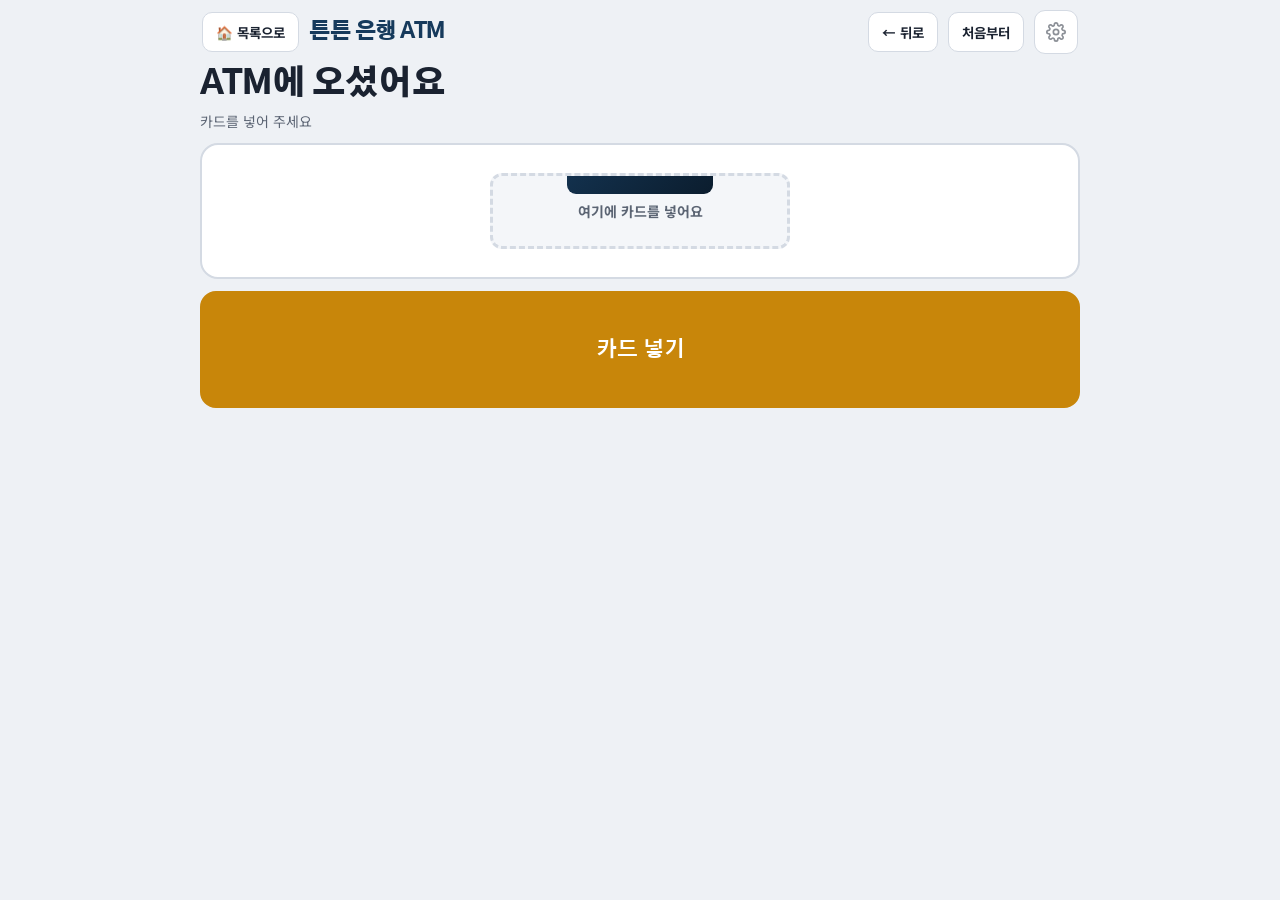
<file: daily-life-skills/atm.html>
<!doctype html>
<html lang="ko">
<head>
<meta charset="utf-8">
<meta name="viewport" content="width=device-width,initial-scale=1,viewport-fit=cover">
<meta name="theme-color" content="#163A5C">

<style>
:root{padding-top:env(safe-area-inset-top,0px);padding-bottom:env(safe-area-inset-bottom,0px);color-scheme:light}
body{font:14px system-ui,sans-serif}
img{max-width:100%}
[hidden]{display:none!important}
</style>
<title>튼튼 은행 ATM</title>
<link rel="stylesheet" href="https://fonts.googleapis.com/css2?family=Gothic+A1:wght@500;700;900&family=Noto+Sans+KR:wght@400;500;700&display=swap">
<style>
:root{
  --bg:#EEF1F5; --surface:#FFFFFF; --surface-2:#F4F6F9; --surface-3:#E6EAF0;
  --fg:#1A2230; --muted:#5B6473; --line:#D4DAE3;
  --brand:#163A5C; --brand-soft:#DCE6F2; --accent:#C8860A; --accent-ink:#FFFFFF;
  --warn:#B4541F;
  --font-d:"Gothic A1","Noto Sans KR",system-ui,sans-serif;
  --font-b:"Noto Sans KR","Gothic A1",system-ui,sans-serif;
  --sc:1;
}
@media (prefers-color-scheme:dark){:root:not([data-theme="light"]){
  --bg:#0E131A; --surface:#171E29; --surface-2:#1E2633; --surface-3:#2A3444;
  --fg:#E8ECF2; --muted:#9BA6B5; --line:#323D4D;
  --brand:#6FA0D6; --brand-soft:#1E3550; --accent:#F0B429; --accent-ink:#1A1109;
  --warn:#FF9A6B; color-scheme:dark;
}}
:root[data-theme="dark"]{
  --bg:#0E131A; --surface:#171E29; --surface-2:#1E2633; --surface-3:#2A3444;
  --fg:#E8ECF2; --muted:#9BA6B5; --line:#323D4D;
  --brand:#6FA0D6; --brand-soft:#1E3550; --accent:#F0B429; --accent-ink:#1A1109;
  --warn:#FF9A6B; color-scheme:dark;
}
*{box-sizing:border-box}
[hidden]{display:none!important}
html,body{height:100%}
body{margin:0;background:var(--bg);color:var(--fg);font-family:var(--font-b);
  -webkit-tap-highlight-color:transparent;overscroll-behavior:none}
button{font-family:inherit;color:inherit;border:none;background:none;cursor:pointer}

.kiosk{height:100%;display:flex;flex-direction:column;max-width:900px;margin:0 auto;
  padding-left:max(10px,env(safe-area-inset-left,0px));
  padding-right:max(10px,env(safe-area-inset-right,0px));
  padding-block:8px;gap:8px}

.bar{display:flex;align-items:center;gap:10px;flex-shrink:0;padding:2px 2px}
.brand{font-family:var(--font-d);font-weight:900;color:var(--brand);letter-spacing:-.5px;
  font-size:calc(clamp(16px,2.2vw,21px)*var(--sc));white-space:nowrap}
.bar .sp{flex:1}
.ghost{border:1px solid var(--line);background:var(--surface);border-radius:10px;
  padding:9px 13px;font-weight:700;font-size:calc(13.5px*var(--sc));white-space:nowrap;text-decoration:none;color:inherit;display:inline-block}
.gear{width:44px;height:44px;flex-shrink:0;border:1px solid var(--line);background:var(--surface);
  border-radius:11px;display:grid;place-items:center;position:relative;overflow:hidden}
.gear svg{width:20px;height:20px;opacity:.5}
.gear .fill{position:absolute;inset:auto 0 0 0;height:0;background:var(--brand-soft);z-index:-1}

.stage{flex:1;min-height:0;display:flex;flex-direction:column;gap:10px}

.sheetwrap{flex:1;min-height:0;overflow-y:auto;display:flex;flex-direction:column;gap:12px}
.ask{font-family:var(--font-d);font-weight:900;letter-spacing:-.8px;text-wrap:balance;margin:0;
  font-size:calc(clamp(21px,3.6vw,33px)*var(--sc));line-height:1.25}
.hint{color:var(--muted);margin:-6px 0 0;font-size:calc(14px*var(--sc))}
.grid{display:grid;gap:10px;grid-template-columns:repeat(2,1fr)}
.grid.one{grid-template-columns:1fr}
@media (min-width:700px){.grid.four{grid-template-columns:repeat(4,1fr)}}
.choice{background:var(--surface);border:3px solid var(--line);border-radius:16px;
  min-height:calc(clamp(96px,13vh,136px)*var(--sc));padding:12px;
  display:flex;flex-direction:column;align-items:center;justify-content:center;gap:7px;
  font-family:var(--font-d);font-weight:700;font-size:calc(clamp(16px,2.3vw,21px)*var(--sc));
  text-align:center;line-height:1.25;word-break:keep-all;transition:transform .07s,border-color .12s}
.choice:active{transform:scale(.97)}
.choice:hover{border-color:var(--brand)}
.choice.go{background:var(--accent);border-color:var(--accent);color:var(--accent-ink)}
.choice[disabled]{opacity:.4;pointer-events:none}
.choice .pic{width:calc(44px*var(--sc));height:calc(44px*var(--sc));color:var(--muted)}
.choice .pic svg{width:100%;height:100%}
.choice .won{font-family:var(--font-b);font-weight:500;color:var(--muted);
  font-size:calc(12.5px*var(--sc))}
.tag{display:inline-block;border-radius:6px;padding:2px 7px;margin-top:2px;
  font-size:calc(10.5px*var(--sc));font-weight:700;letter-spacing:.3px;background:var(--surface-2);color:var(--muted)}
.choice:focus-visible,.scan{outline:none;border-color:var(--accent)!important;
  box-shadow:0 0 0 5px color-mix(in srgb,var(--accent) 30%,transparent)}

.panel{background:var(--surface);border:2px solid var(--line);border-radius:18px;
  padding:clamp(16px,3.4vw,28px);display:flex;flex-direction:column;align-items:center;
  gap:12px;text-align:center}
.panel p{margin:0;color:var(--muted);font-size:calc(15px*var(--sc))}
.panel .big{font-family:var(--font-d);font-weight:900;color:var(--fg);
  font-size:calc(clamp(19px,3vw,27px)*var(--sc));margin:0}
.num{font-family:var(--font-d);font-weight:900;color:var(--brand);line-height:1;
  font-size:clamp(40px,10vw,74px);font-variant-numeric:tabular-nums;letter-spacing:-2px}

.slot{width:min(300px,86%);height:76px;border-radius:12px;background:var(--surface-2);
  border:3px dashed var(--line);display:grid;place-items:center;color:var(--muted);
  font-weight:700;position:relative;overflow:hidden}
.slot .card{position:absolute;top:-74px;width:146px;height:92px;border-radius:9px;
  background:linear-gradient(135deg,var(--brand),color-mix(in srgb,var(--brand) 50%,#000))}
.slot.in .card{animation:drop 1s cubic-bezier(.4,0,.2,1) forwards}
.slot.out .card{top:76px;animation:rise 1s cubic-bezier(.4,0,.2,1) forwards}
@keyframes drop{to{top:76px;opacity:.12}}
@keyframes rise{to{top:-74px;opacity:1}}
.spin{width:40px;height:40px;border-radius:50%;border:5px solid var(--line);
  border-top-color:var(--brand);animation:sp 1s linear infinite}
@keyframes sp{to{transform:rotate(360deg)}}

.pin{display:flex;gap:14px;justify-content:center}
.pin b{width:calc(22px*var(--sc));height:calc(22px*var(--sc));border-radius:50%;
  border:2px solid var(--line);background:var(--surface)}
.pin b.on{background:var(--brand);border-color:var(--brand)}
.pad{display:grid;grid-template-columns:repeat(3,1fr);gap:8px;width:min(420px,100%)}
.pad button{background:var(--surface);border:2px solid var(--line);border-radius:12px;
  min-height:calc(58px*var(--sc));font-family:var(--font-d);font-weight:900;
  font-size:calc(22px*var(--sc))}
.pad button:active{background:var(--surface-3)}
.pad button.sm{font-size:calc(15px*var(--sc))}
.privacy{font-size:calc(12.5px*var(--sc));color:var(--muted)}

.receipt{background:var(--surface);color:var(--fg);width:min(340px,100%);border-radius:4px;align-self:center;
  padding:16px 18px;text-align:left;font-size:calc(12.8px*var(--sc));line-height:1.75;
  border:1px solid var(--line);
  font-family:ui-monospace,"Noto Sans KR",monospace;
  box-shadow:0 10px 24px rgba(0,0,0,.14)}
.receipt .ttl{text-align:center;font-weight:700;font-size:calc(15px*var(--sc));
  letter-spacing:4px;margin-bottom:8px}
.receipt .ln{border-top:1px dashed var(--line);margin:8px 0}
.receipt .r{display:flex;justify-content:space-between;gap:10px}
.receipt .r span:last-child{font-variant-numeric:tabular-nums;white-space:nowrap}
.receipt .tot{font-weight:700;font-size:calc(14px*var(--sc))}

.sheet{position:fixed;inset:0;z-index:40;background:rgba(0,0,0,.45);
  display:flex;align-items:flex-end;justify-content:center}
.sheet .box{background:var(--bg);width:min(560px,100%);max-height:90%;overflow-y:auto;
  border-radius:20px 20px 0 0;padding:18px;
  padding-left:max(18px,env(safe-area-inset-left,0px));
  padding-right:max(18px,env(safe-area-inset-right,0px));
  padding-bottom:calc(18px + env(safe-area-inset-bottom,0px));
  display:flex;flex-direction:column;gap:15px}
.sheet h2{font-family:var(--font-d);font-size:20px;margin:0}
.sheet .lead{font-size:13px;color:var(--muted);margin:-10px 0 0;line-height:1.6}
.opt{display:flex;flex-direction:column;gap:6px}
.opt .t{font-weight:700;font-size:14.5px}
.opt .t small{display:block;font-weight:400;color:var(--muted);font-size:12.3px;margin-top:2px}
.seg{display:flex;gap:6px;flex-wrap:wrap}
.seg button{flex:1;min-width:62px;min-height:44px;border:2px solid var(--line);
  background:var(--surface);border-radius:10px;font-weight:700;font-size:14px}
.seg button[aria-pressed="true"]{background:var(--brand);border-color:var(--brand);color:#fff}
.tally{font-size:13px;color:var(--muted);text-align:center}
.btn{border-radius:12px;font-family:var(--font-d);font-weight:900;
  font-size:calc(16px*var(--sc));padding:15px 20px;white-space:nowrap}
.btn.go{background:var(--accent);color:var(--accent-ink)}

@media (prefers-reduced-motion:reduce){*{animation-duration:.01ms!important;transition-duration:.01ms!important}}
</style>
</head>
<body>
<div class="kiosk">
  <div class="bar">
    <a class="ghost" href="index.html" aria-label="일상생활기술 연습 목록으로 돌아가기" title="목록으로">🏠 목록으로</a>
    <div class="brand">튼튼 은행 ATM</div>
    <div class="sp"></div>
    <button class="ghost" id="backBtn">← 뒤로</button>
    <button class="ghost" id="homeBtn">처음부터</button>
    <button class="gear" id="gear" aria-label="선생님 설정 — 1초 길게 누르세요">
      <span class="fill" id="gfill"></span>
      <svg viewBox="0 0 24 24" fill="none" stroke="currentColor" stroke-width="2"><circle cx="12" cy="12" r="3.2"/><path d="M19.4 15a1.6 1.6 0 0 0 .3 1.8l.1.1a2 2 0 1 1-2.8 2.8l-.1-.1a1.6 1.6 0 0 0-1.8-.3 1.6 1.6 0 0 0-1 1.5V21a2 2 0 1 1-4 0v-.1A1.6 1.6 0 0 0 9 19.4a1.6 1.6 0 0 0-1.8.3l-.1.1a2 2 0 1 1-2.8-2.8l.1-.1a1.6 1.6 0 0 0 .3-1.8 1.6 1.6 0 0 0-1.5-1H3a2 2 0 1 1 0-4h.1A1.6 1.6 0 0 0 4.6 9a1.6 1.6 0 0 0-.3-1.8l-.1-.1a2 2 0 1 1 2.8-2.8l.1.1a1.6 1.6 0 0 0 1.8.3H9a1.6 1.6 0 0 0 1-1.5V3a2 2 0 1 1 4 0v.1a1.6 1.6 0 0 0 1 1.5 1.6 1.6 0 0 0 1.8-.3l.1-.1a2 2 0 1 1 2.8 2.8l-.1.1a1.6 1.6 0 0 0-.3 1.8V9a1.6 1.6 0 0 0 1.5 1H21a2 2 0 1 1 0 4h-.1a1.6 1.6 0 0 0-1.5 1z"/></svg>
    </button>
  </div>
  <div class="stage" id="stage"></div>
</div>

<div class="sheet" id="sheet" hidden>
  <div class="box">
    <h2>선생님 설정</h2>
    <p class="lead">학생에 따라 단계를 줄이세요. 바꾸면 처음 화면으로 돌아갑니다.</p>

    <div class="opt"><span class="t">난이도
      <small>실제처럼 = 비밀번호 직접 입력 · 금액 직접 입력 · 메뉴 4개 모두 보임</small></span>
      <div class="seg" data-set="level">
        <button data-v="real">실제처럼</button><button data-v="mid">조금 쉽게</button><button data-v="easy">아주 쉽게</button>
      </div>
    </div>

    <div class="opt"><span class="t">글자·버튼 크기</span>
      <div class="seg" data-set="big">
        <button data-v="0">보통</button><button data-v="1">크게</button>
      </div>
    </div>

    <div class="opt"><span class="t">소리로 읽어 주기 <small>질문과 안내를 말해 줍니다</small></span>
      <div class="seg" data-set="speak">
        <button data-v="1">켜기</button><button data-v="0">끄기</button>
      </div>
    </div>

    <div class="opt"><span class="t">스캔 모드
      <small>칸이 하나씩 켜집니다. 스위치·스페이스바로 선택. '아주 쉽게'와 함께 쓰세요</small></span>
      <div class="seg" data-set="scan">
        <button data-v="0">끄기</button><button data-v="3">3초</button><button data-v="5">5초</button><button data-v="8">8초</button>
      </div>
    </div>

    <div class="tally" id="tally"></div>
    <button class="btn go" id="closeSet">닫기</button>
  </div>
</div>

<script>
/* ================= 상태 ================= */
const S={level:'real',big:0,speak:1,scan:0,done:0};
let view='start', hist=[], pin='', txn='', amount=0, wantReceipt=true,
    scanTimer=null, scanAt=0, scanItems=[];
const BALANCE=128400;
const PRESET=[30000,50000,100000,300000,500000];

const won=n=>n.toLocaleString('ko-KR')+'원';

/* ================= 소리 ================= */
let actx=null;
function ensureAudio(){
  actx=actx||new (window.AudioContext||window.webkitAudioContext)();
  if(actx.state==='suspended') actx.resume();
  return actx;
}
function tone(o){
  try{
    const ctx=ensureAudio();
    const t0=ctx.currentTime+(o.delay||0);
    const osc=ctx.createOscillator(),g=ctx.createGain();
    osc.type=o.type||'sine';
    osc.frequency.setValueAtTime(o.freq,t0);
    if(o.sweepTo) osc.frequency.exponentialRampToValueAtTime(o.sweepTo,t0+o.duration);
    g.gain.setValueAtTime(.0001,t0);
    g.gain.linearRampToValueAtTime(o.gain||.15,t0+.015);
    g.gain.exponentialRampToValueAtTime(.0001,t0+o.duration);
    osc.connect(g).connect(ctx.destination);
    osc.start(t0); osc.stop(t0+o.duration+.03);
  }catch(e){}
}
function sTap()    { tone({freq:820,duration:.07,type:'sine',gain:.1}); tone({freq:1180,duration:.08,type:'sine',gain:.08,delay:.05}); }
function sNav()    { tone({freq:640,duration:.07,type:'square',gain:.07}); }
function sKeypad() { tone({freq:760,duration:.05,type:'square',gain:.08}); }
function sCardIn() { tone({freq:240,duration:.24,type:'sawtooth',gain:.06,sweepTo:110}); }
function sCardOut(){ tone({freq:130,duration:.24,type:'sawtooth',gain:.06,sweepTo:280}); }
function sConfirm(){ tone({freq:660,duration:.1,type:'sine',gain:.13}); tone({freq:990,duration:.16,type:'sine',gain:.11,delay:.08}); }
function sCash()   { [1480,1760,2090].forEach((f,i)=>tone({freq:f,duration:.1,type:'triangle',gain:.14,delay:i*.08})); }
function note(freq,delay,duration,gain,type){ tone({freq,delay,duration,gain:gain||.16,type:type||'triangle'}); }
function sWelcome(){
  [[659.25,0,.09],[783.99,.09,.09],[987.77,.18,.09],[1318.51,.3,.24]]
    .forEach(([f,d,du])=>note(f,d,du,.14));
}
function sCheer(){
  [[392,0,.11],[523.25,.1,.11],[659.25,.2,.11],[783.99,.3,.16],
   [880,.5,.09],[783.99,.59,.09],[1046.5,.68,.36]]
    .forEach(([f,d,du])=>note(f,d,du,.19));
}
function say(t){ if(!S.speak||!t) return;
  try{ const u=new SpeechSynthesisUtterance(t); u.lang='ko-KR'; u.rate=.95;
    speechSynthesis.cancel(); speechSynthesis.speak(u);}catch(e){} }

/* ================= 이동 ================= */
function goto(v,push){ if(push!==false) hist.push(view); view=v; render(); }
function back(){ if(hist.length){ view=hist.pop(); render(); } }
function reset(){ view='start'; hist=[]; pin=''; txn=''; amount=0; wantReceipt=true; render(); }

/* ================= 그리기 ================= */
const el=(t,a,k)=>{
  const n=document.createElement(t);
  if(a) Object.keys(a).forEach(key=>{
    if(key==='text') n.textContent=a[key];
    else if(key==='html') n.innerHTML=a[key];
    else if(a[key]===true) n.setAttribute(key,'');
    else if(a[key]!==false && a[key]!=null) n.setAttribute(key,a[key]);
  });
  (k||[]).forEach(c=>{ if(c) n.appendChild(c); });
  return n;
};
function choice(o){
  const b=el('button',{class:'choice'+(o.cls?' '+o.cls:''),type:'button','data-scan':'1',
    disabled:o.disabled||false});
  if(o.pressed!==undefined) b.setAttribute('aria-pressed',o.pressed?'true':'false');
  b.innerHTML=(o.pic?'<span class="pic">'+o.pic+'</span>':'')+'<span>'+o.label+'</span>'+
    (o.sub?'<span class="won">'+o.sub+'</span>':'')+(o.tag?'<span class="tag">'+o.tag+'</span>':'');
  if(!o.disabled) b.addEventListener('click',()=>{ sTap(); say(o.speak||o.label);
    setTimeout(o.act,S.speak?220:70); });
  return b;
}
function head(t,hint,node){
  const h=el('h1',{class:'ask',text:t}); node.appendChild(h);
  if(hint){ const p=el('p',{class:'hint',text:hint}); node.appendChild(p); }
  say(t);
}

/* ---- 0. 시작 ---- */
function scrStart(st){
  sWelcome();
  const w=el('div',{class:'sheetwrap'}); st.appendChild(w);
  head('ATM에 오셨어요','카드를 넣어 주세요',w);
  const p=el('div',{class:'panel'});
  p.innerHTML='<div class="slot" id="slot"><span>여기에 카드를 넣어요</span><div class="card"></div></div>';
  w.appendChild(p);
  const g=el('div',{class:'grid one'}); w.appendChild(g);
  g.appendChild(choice({label:'카드 넣기',cls:'go',speak:'카드를 넣습니다',act:()=>{
    sCardIn();
    const sl=document.getElementById('slot'); if(sl) sl.classList.add('in');
    setTimeout(()=>goto(S.level==='easy'?'menu':'pin'),900);
  }}));
}

/* ---- 1. 비밀번호 ---- */
function scrPin(st){
  const w=el('div',{class:'sheetwrap'}); st.appendChild(w);
  head('비밀번호 4자리를 눌러 주세요','다른 사람이 못 보게 손으로 가려요',w);
  const p=el('div',{class:'panel'});
  const dots=el('div',{class:'pin'}); p.appendChild(dots);
  const pad=el('div',{class:'pad'});
  const paint=()=>{
    dots.innerHTML='';
    for(let i=0;i<4;i++) dots.appendChild(el('b',{class:i<pin.length?'on':''}));
    okb.disabled=pin.length<4; okb.style.opacity=okb.disabled?'.4':'1';
  };
  ['1','2','3','4','5','6','7','8','9','지움','0','←'].forEach(k=>{
    const b=el('button',{class:k.length>1?'sm':'','data-scan':'1',text:k});
    b.addEventListener('click',()=>{ sKeypad();
      if(k==='지움') pin='';
      else if(k==='←') pin=pin.slice(0,-1);
      else if(pin.length<4) pin+=k;
      paint(); });
    pad.appendChild(b);
  });
  p.appendChild(pad);
  p.appendChild(el('p',{class:'privacy',text:'연습용 화면이에요. 비밀번호는 저장되거나 어디로도 보내지지 않습니다.'}));
  w.appendChild(p);
  const g=el('div',{class:'grid one'}); w.appendChild(g);
  const okb=document.createElement('button');
  okb.className='choice go'; okb.type='button'; okb.dataset.scan='1';
  okb.innerHTML='<span>확인</span>';
  okb.addEventListener('click',()=>{ sConfirm(); say('확인');
    setTimeout(()=>goto('menu'),S.speak?220:70); });
  g.appendChild(okb);
  paint();
}

/* ---- 2. 거래 선택 ---- */
function scrMenu(st){
  const w=el('div',{class:'sheetwrap'}); st.appendChild(w);
  head('어떤 거래를 하시겠어요?',null,w);
  const g=el('div',{class:'grid'}); w.appendChild(g);
  g.appendChild(choice({label:'출금',act:()=>{txn='출금'; goto('amount');}}));
  g.appendChild(choice({label:'잔액 조회',act:()=>{txn='조회'; goto('confirm');}}));
  if(S.level==='real'){
    g.appendChild(choice({label:'계좌 이체',disabled:true,tag:'다음에 배워요'}));
    g.appendChild(choice({label:'통장 정리',disabled:true,tag:'다음에 배워요'}));
  }
}

/* ---- 3. 금액 선택 (출금) ---- */
function scrAmount(st){
  const w=el('div',{class:'sheetwrap'}); st.appendChild(w);
  head('얼마를 찾으시겠어요?',null,w);
  const g=el('div',{class:'grid'}); w.appendChild(g);
  const presets = S.level==='easy' ? [50000] : PRESET;
  presets.forEach(v=>{
    g.appendChild(choice({label:won(v),act:()=>{amount=v; goto('confirm');}}));
  });
  if(S.level==='real'){
    g.appendChild(choice({label:'직접 입력',act:()=>goto('typeamount')}));
  }
}
function scrTypeAmount(st){
  const w=el('div',{class:'sheetwrap'}); st.appendChild(w);
  head('찾을 금액을 눌러 주세요','만원 단위로 눌러요',w);
  const p=el('div',{class:'panel'});
  const disp=el('div',{class:'num',text:'0원'}); p.appendChild(disp);
  let v=0;
  const pad=el('div',{class:'pad'});
  ['1만','5만','10만','30만','지움','←'].forEach(k=>{
    const b=el('button',{class:'sm','data-scan':'1',text:k});
    b.addEventListener('click',()=>{ sKeypad();
      if(k==='지움') v=0;
      else if(k==='←') v=Math.max(0,v-10000);
      else v+=Number(k.replace('만',''))*10000;
      disp.textContent=won(v);
      okb.disabled=v<=0; okb.style.opacity=okb.disabled?'.4':'1';
    });
    pad.appendChild(b);
  });
  p.appendChild(pad); w.appendChild(p);
  const g=el('div',{class:'grid one'}); w.appendChild(g);
  const okb=document.createElement('button');
  okb.className='choice go'; okb.type='button'; okb.dataset.scan='1'; okb.disabled=true; okb.style.opacity='.4';
  okb.innerHTML='<span>다음</span>';
  okb.addEventListener('click',()=>{ if(v<=0) return; sConfirm(); amount=v; goto('confirm'); });
  g.appendChild(okb);
}

/* ---- 4. 확인 ---- */
function scrConfirm(st){
  const w=el('div',{class:'sheetwrap'}); st.appendChild(w);
  if(txn==='조회'){
    head('잔액을 확인할까요?',null,w);
    const p=el('div',{class:'panel'});
    p.innerHTML='<p class="big">'+won(BALANCE)+'</p><p>현재 통장 잔액이에요</p>';
    w.appendChild(p);
    const g=el('div',{class:'grid one'}); w.appendChild(g);
    g.appendChild(choice({label:'확인했어요',cls:'go',act:()=>goto('receipt')}));
    return;
  }
  head('이대로 출금할까요?','낼 돈이 아니라 "찾을 돈"이에요',w);
  const p=el('div',{class:'panel'});
  p.innerHTML='<p class="big">'+won(amount)+'</p><p>출금 후 잔액 '+won(Math.max(0,BALANCE-amount))+'</p>';
  w.appendChild(p);
  const g=el('div',{class:'grid'}); w.appendChild(g);
  g.appendChild(choice({label:'다시 고르기',act:()=>back()}));
  g.appendChild(choice({label:'출금하기',cls:'go',act:()=>goto('processing')}));
}

/* ---- 5. 처리 중 ---- */
function scrProcessing(st){
  const w=el('div',{class:'sheetwrap'}); st.appendChild(w);
  head('거래하는 중이에요','카드를 빼지 마세요',w);
  const p=el('div',{class:'panel'});
  p.innerHTML='<div class="spin"></div><p class="big">잠시만 기다려요</p>';
  w.appendChild(p);
  setTimeout(()=>{ sConfirm(); goto('takecard'); },1800);
}

/* ---- 6. 카드 먼저 가져가기 ---- */
function scrTakeCard(st){
  sCardOut();
  const w=el('div',{class:'sheetwrap'}); st.appendChild(w);
  head('카드를 먼저 가져가세요','카드를 두고 가지 않도록 가장 먼저 챙겨요',w);
  const p=el('div',{class:'panel'});
  p.innerHTML='<div class="slot out" id="slot2"><span>카드가 나왔어요</span><div class="card"></div></div>';
  w.appendChild(p);
  const g=el('div',{class:'grid one'}); w.appendChild(g);
  g.appendChild(choice({label:'카드 가져가기',cls:'go',act:()=>{
    goto(txn==='출금' ? 'takecash' : 'receipt');
  }}));
}

/* ---- 7. 현금 가져가기 (출금만) ---- */
function scrTakeCash(st){
  sCash();
  const w=el('div',{class:'sheetwrap'}); st.appendChild(w);
  head('현금을 가져가세요',null,w);
  const p=el('div',{class:'panel'});
  p.innerHTML='<p class="big">'+won(amount)+'</p><p>나온 돈을 세어 보고 챙겨요</p>';
  w.appendChild(p);
  const g=el('div',{class:'grid one'}); w.appendChild(g);
  g.appendChild(choice({label:'현금 가져가기',cls:'go',act:()=>goto('receipt')}));
}

/* ---- 8. 영수증 ---- */
function scrReceipt(st){
  const w=el('div',{class:'sheetwrap'}); st.appendChild(w);
  head('영수증을 받으시겠어요?',null,w);
  const g=el('div',{class:'grid'}); w.appendChild(g);
  g.appendChild(choice({label:'영수증 받기',cls:'go',act:()=>{wantReceipt=true; goto('done');}}));
  g.appendChild(choice({label:'괜찮아요',act:()=>{wantReceipt=false; goto('done');}}));
}

/* ---- 9. 완료 ---- */
function scrDone(st){
  sCheer();
  const w=el('div',{class:'sheetwrap'}); st.appendChild(w);
  const p=el('div',{class:'panel'});
  p.innerHTML='<p class="big">거래가 끝났어요</p><p>이용해 주셔서 감사합니다</p>';
  w.appendChild(p);
  say('거래가 끝났어요. 이용해 주셔서 감사합니다');

  if(wantReceipt){
    const d=new Date();
    const pad=n=>String(n).padStart(2,'0');
    const when=d.getFullYear()+'-'+pad(d.getMonth()+1)+'-'+pad(d.getDate())+' '+pad(d.getHours())+':'+pad(d.getMinutes());
    const r=el('div',{class:'receipt'});
    r.innerHTML='<div class="ttl">튼튼은행 ATM</div>'+
      '<div class="r"><span>거래종류</span><span>'+txn+'</span></div>'+
      '<div class="r"><span>거래일시</span><span>'+when+'</span></div>'+
      '<div class="ln"></div>'+
      (txn==='출금'?'<div class="r tot"><span>출금 금액</span><span>'+amount.toLocaleString('ko-KR')+'</span></div>':
        '<div class="r tot"><span>현재 잔액</span><span>'+BALANCE.toLocaleString('ko-KR')+'</span></div>')+
      (txn==='출금'?'<div class="r"><span>거래 후 잔액</span><span>'+Math.max(0,BALANCE-amount).toLocaleString('ko-KR')+'</span></div>':'')+
      '<div class="ln"></div><div style="text-align:center">안전하게 보관하세요</div>';
    w.appendChild(r);
  }

  const g=el('div',{class:'grid'}); w.appendChild(g);
  g.appendChild(choice({label:'다시 거래하기',cls:'go',act:()=>{S.done++; reset();}}));
  g.appendChild(choice({label:'목록으로',act:()=>{ location.href='index.html'; }}));
}

/* 라우팅 테이블에 직접입력 화면 추가 */
const _routes={start:scrStart,pin:scrPin,menu:scrMenu,amount:scrAmount,typeamount:scrTypeAmount,
  confirm:scrConfirm,processing:scrProcessing,takecard:scrTakeCard,takecash:scrTakeCash,
  receipt:scrReceipt,done:scrDone};
function render(){
  stopScan();
  document.documentElement.style.setProperty('--sc',S.big?'1.22':'1');
  const st=document.getElementById('stage'); st.innerHTML='';
  document.getElementById('backBtn').disabled=!hist.length;
  document.getElementById('homeBtn').disabled=(view==='start');
  _routes[view](st);
  startScan();
}

/* ================= 스캔 모드 ================= */
function stopScan(){ if(scanTimer){clearInterval(scanTimer); scanTimer=null;}
  scanItems.forEach(b=>b.classList.remove('scan')); scanItems=[]; }
function startScan(){
  if(!S.scan) return;
  const root=document.getElementById('stage');
  scanItems=Array.from(root.querySelectorAll('[data-scan]')).filter(b=>!b.disabled);
  if(!scanItems.length) return;
  scanAt=0; mark();
  if(scanTimer) clearInterval(scanTimer);
  scanTimer=setInterval(()=>{scanAt=(scanAt+1)%scanItems.length; mark();},S.scan*1000);
}
function mark(){ scanItems.forEach((b,i)=>b.classList.toggle('scan',i===scanAt)); }
function choose(){ if(scanItems[scanAt]) scanItems[scanAt].click(); }

/* ================= 설정 ================= */
const sheet=document.getElementById('sheet');
function paintSet(){
  document.querySelectorAll('.seg').forEach(seg=>{
    const k=seg.dataset.set;
    seg.querySelectorAll('button').forEach(b=>
      b.setAttribute('aria-pressed',String(S[k])===b.dataset.v?'true':'false'));
  });
  document.getElementById('tally').textContent='이번 시간에 끝낸 거래 '+S.done+'번';
}
document.querySelectorAll('.seg').forEach(seg=>{
  seg.addEventListener('click',e=>{
    const b=e.target.closest('button'); if(!b) return;
    const k=seg.dataset.set;
    S[k]=(k==='level')?b.dataset.v:Number(b.dataset.v);
    paintSet(); reset();
  });
});
document.getElementById('closeSet').addEventListener('click',()=>{sheet.hidden=true; startScan();});
sheet.addEventListener('click',e=>{ if(e.target===sheet){sheet.hidden=true; startScan();} });
(function(){
  const g=document.getElementById('gear'), fill=document.getElementById('gfill');
  let t=null,a=null,p=0;
  const start=e=>{ e.preventDefault(); p=0;
    a=setInterval(()=>{p+=4; fill.style.height=Math.min(100,p)+'%';},40);
    t=setTimeout(()=>{end(); sheet.hidden=false; stopScan(); paintSet();},1000); };
  const end=()=>{clearTimeout(t); clearInterval(a); fill.style.height='0';};
  ['mousedown','touchstart'].forEach(ev=>g.addEventListener(ev,start,{passive:false}));
  ['mouseup','mouseleave','touchend','touchcancel'].forEach(ev=>g.addEventListener(ev,end));
})();

document.getElementById('backBtn').addEventListener('click',()=>{sNav(); back();});
document.getElementById('homeBtn').addEventListener('click',()=>{sNav(); reset();});
document.addEventListener('keydown',e=>{
  if(!sheet.hidden) return;
  if(S.scan&&(e.code==='Space'||e.code==='Enter')){e.preventDefault(); choose();}
});

render();
</script>
</body>
</html>
</file>
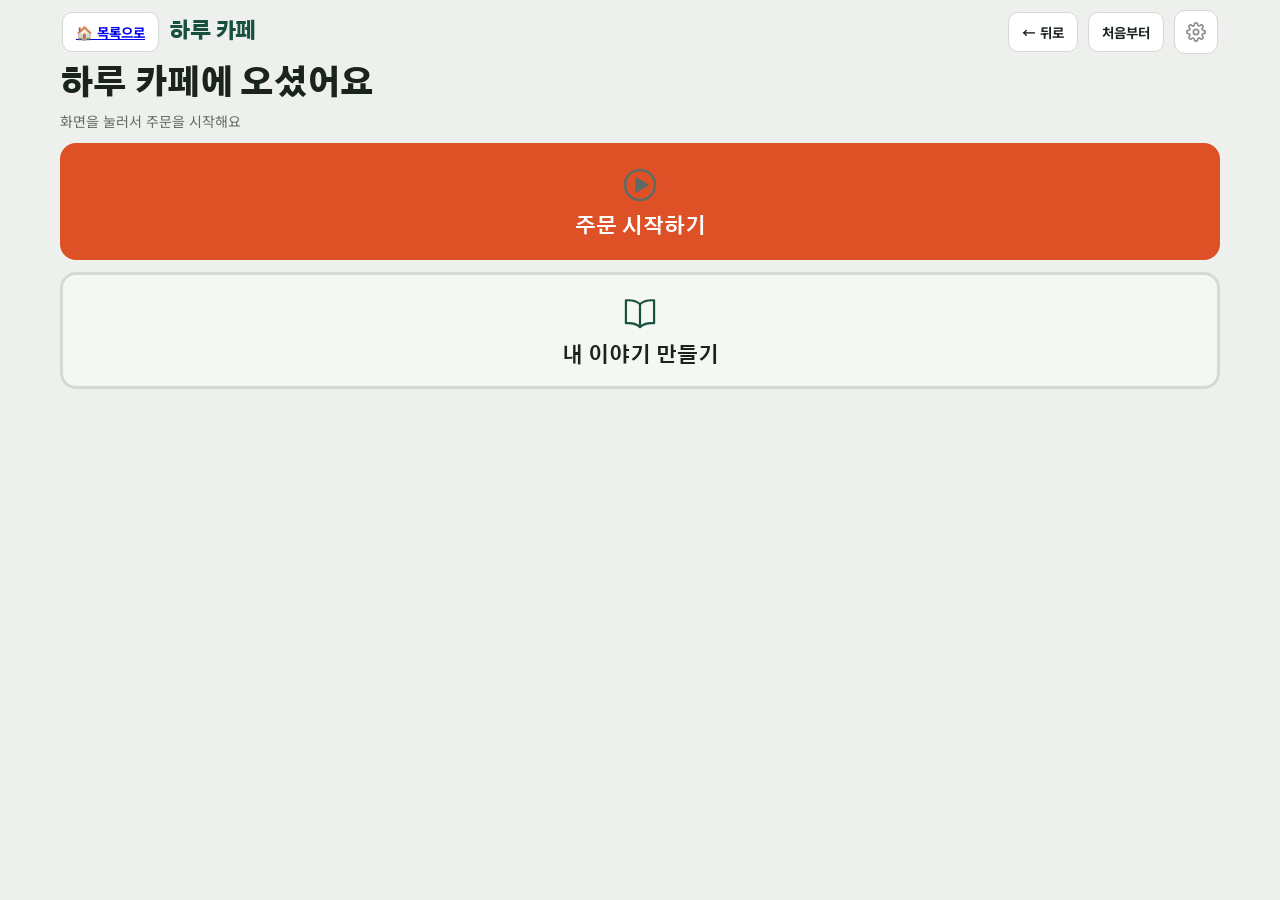
<file: daily-life-skills/cafe-kiosk.html>
<!doctype html>
<html lang="ko">
<head>
<meta charset="utf-8">
<meta name="viewport" content="width=device-width,initial-scale=1,viewport-fit=cover">
<meta name="theme-color" content="#17503E">

<style>
:root{padding-top:env(safe-area-inset-top,0px);padding-bottom:env(safe-area-inset-bottom,0px);color-scheme:light}
body{font:14px system-ui,sans-serif}
img{max-width:100%}
[hidden]{display:none!important}
</style>
<title>하루 카페 키오스크</title>
<link rel="stylesheet" href="https://fonts.googleapis.com/css2?family=Gothic+A1:wght@500;700;900&family=Noto+Sans+KR:wght@400;500;700&display=swap">
<style>
/* 레이아웃: 상단 바 · 왼쪽 카테고리 레일 · 메뉴 격자 · 하단 장바구니 바 — 실제 카페 키오스크 구조 */
:root{
  --bg:#EDF0EC; --surface:#FFFFFF; --surface-2:#F5F7F3; --surface-3:#E4E9E3;
  --fg:#1B231E; --muted:#5E6B62; --line:#D3DAD1;
  --brand:#17503E; --brand-soft:#DCEBE1; --accent:#DE5126; --accent-ink:#FFFFFF;
  --warn:#B4541F;
  --font-d:"Gothic A1","Noto Sans KR",system-ui,sans-serif;
  --font-b:"Noto Sans KR","Gothic A1",system-ui,sans-serif;
  --sc:1;
}
@media (prefers-color-scheme:dark){:root:not([data-theme="light"]){
  --bg:#101512; --surface:#19201B; --surface-2:#212923; --surface-3:#2A332C;
  --fg:#E9EEE9; --muted:#9FAEA3; --line:#333E36;
  --brand:#5FC79A; --brand-soft:#1E3A2E; --accent:#FF7B4D; --accent-ink:#1A1109;
  --warn:#FF9A6B; color-scheme:dark;
}}
:root[data-theme="dark"]{
  --bg:#101512; --surface:#19201B; --surface-2:#212923; --surface-3:#2A332C;
  --fg:#E9EEE9; --muted:#9FAEA3; --line:#333E36;
  --brand:#5FC79A; --brand-soft:#1E3A2E; --accent:#FF7B4D; --accent-ink:#1A1109;
  --warn:#FF9A6B; color-scheme:dark;
}
*{box-sizing:border-box}
[hidden]{display:none!important}
html,body{height:100%}
body{margin:0;background:var(--bg);color:var(--fg);font-family:var(--font-b);
  -webkit-tap-highlight-color:transparent;overscroll-behavior:none}
button{font-family:inherit;color:inherit;border:none;background:none;cursor:pointer}

.kiosk{height:100%;display:flex;flex-direction:column;max-width:1180px;margin:0 auto;
  padding-left:max(10px,env(safe-area-inset-left,0px));
  padding-right:max(10px,env(safe-area-inset-right,0px));
  padding-block:8px;gap:8px}

/* 상단 바 */
.bar{display:flex;align-items:center;gap:10px;flex-shrink:0;padding:2px 2px}
.brand{font-family:var(--font-d);font-weight:900;color:var(--brand);letter-spacing:-.5px;
  font-size:calc(clamp(16px,2.2vw,21px)*var(--sc));white-space:nowrap}
.where{background:var(--brand-soft);color:var(--brand);border-radius:999px;
  padding:5px 12px;font-weight:700;font-size:calc(13px*var(--sc));white-space:nowrap}
.bar .sp{flex:1}
.ghost{border:1px solid var(--line);background:var(--surface);border-radius:10px;
  padding:9px 13px;font-weight:700;font-size:calc(13.5px*var(--sc));white-space:nowrap}
.gear{width:44px;height:44px;flex-shrink:0;border:1px solid var(--line);background:var(--surface);
  border-radius:11px;display:grid;place-items:center;position:relative;overflow:hidden}
.gear svg{width:20px;height:20px;opacity:.5}
.gear .fill{position:absolute;inset:auto 0 0 0;height:0;background:var(--brand-soft);z-index:-1}

.stage{flex:1;min-height:0;display:flex;flex-direction:column;gap:10px}

/* ===== 메뉴 화면 ===== */
.shop{flex:1;min-height:0;display:flex;gap:10px}
.rail{width:clamp(108px,15vw,168px);flex-shrink:0;overflow-y:auto;display:flex;
  flex-direction:column;gap:5px;padding-right:2px}
.rail button{text-align:left;padding:13px 11px;border-radius:11px;background:var(--surface-2);
  font-weight:700;font-size:calc(14px*var(--sc));line-height:1.3;border:2px solid transparent}
.rail button[aria-selected="true"]{background:var(--brand);color:#fff;border-color:var(--brand)}
.menu{flex:1;min-width:0;overflow-y:auto;display:grid;gap:9px;align-content:start;
  grid-template-columns:repeat(auto-fill,minmax(calc(158px*var(--sc)),1fr))}
.tile{background:var(--surface);border:2px solid var(--line);border-radius:14px;padding:9px 7px 11px;
  display:flex;flex-direction:column;align-items:center;gap:5px;position:relative;
  transition:transform .07s ease,border-color .12s}
.tile:active{transform:scale(.97)}
.tile:hover{border-color:var(--brand)}
.tile .pic{width:clamp(50px,7vw,74px);height:clamp(56px,8vw,82px)}
.tile .pic svg{width:100%;height:100%;display:block}
.tile .nm{font-family:var(--font-d);font-weight:700;font-size:calc(14.5px*var(--sc));
  text-align:center;line-height:1.25;word-break:keep-all}
.tile .pr{font-size:calc(13px*var(--sc));color:var(--muted);font-variant-numeric:tabular-nums}
.tag{position:absolute;top:6px;left:6px;border-radius:6px;padding:2px 6px;
  font-size:calc(10.5px*var(--sc));font-weight:700;letter-spacing:.3px}
.tag.hot{background:#FBE3DA;color:#B4441C}
.tag.ice{background:#DDEBF6;color:#1C5C86}
.tag.new{background:var(--brand);color:#fff}

/* 장바구니 바 */
.cartbar{flex-shrink:0;background:var(--surface);border:2px solid var(--line);border-radius:14px;
  padding:9px 10px;display:flex;flex-direction:column;gap:8px}
.clist{display:flex;gap:8px;overflow-x:auto;min-height:0}
.citem{flex:0 0 auto;background:var(--surface-2);border-radius:10px;padding:7px 9px;
  display:flex;align-items:center;gap:8px;font-size:calc(13px*var(--sc))}
.citem .t{max-width:170px;line-height:1.3}
.citem .t b{display:block;font-size:calc(13.5px*var(--sc))}
.citem .t span{color:var(--muted);font-size:calc(11.5px*var(--sc))}
.qty{display:flex;align-items:center;gap:4px}
.qty button{width:30px;height:30px;border-radius:8px;background:var(--surface);
  border:1px solid var(--line);font-weight:900;font-size:16px;line-height:1}
.qty b{min-width:18px;text-align:center;font-variant-numeric:tabular-nums}
.cempty{color:var(--muted);font-size:calc(13.5px*var(--sc));padding:8px 2px}
.sum{display:flex;align-items:center;gap:9px}
.sum .amt{flex:1;font-family:var(--font-d);font-weight:900;
  font-size:calc(clamp(17px,2.6vw,23px)*var(--sc));font-variant-numeric:tabular-nums}
.sum .amt small{font-weight:500;font-family:var(--font-b);color:var(--muted);
  font-size:calc(13px*var(--sc));margin-right:7px}
.btn{border-radius:12px;font-family:var(--font-d);font-weight:900;
  font-size:calc(16px*var(--sc));padding:15px 20px;white-space:nowrap}
.btn.sub{background:var(--surface-2);border:2px solid var(--line)}
.btn.go{background:var(--accent);color:var(--accent-ink)}
.btn.go[disabled]{opacity:.35}
.btn.line{background:var(--surface);border:2px solid var(--brand);color:var(--brand)}

/* ===== 일반 화면 ===== */
.sheetwrap{flex:1;min-height:0;overflow-y:auto;display:flex;flex-direction:column;gap:12px}
.ask{font-family:var(--font-d);font-weight:900;letter-spacing:-.8px;text-wrap:balance;margin:0;
  font-size:calc(clamp(21px,3.6vw,33px)*var(--sc));line-height:1.25}
.hint{color:var(--muted);margin:-6px 0 0;font-size:calc(14px*var(--sc))}
.grid{display:grid;gap:10px;grid-template-columns:repeat(2,1fr)}
.grid.one{grid-template-columns:1fr}
@media (min-width:700px){.grid.four{grid-template-columns:repeat(4,1fr)}}
.choice{background:var(--surface);border:3px solid var(--line);border-radius:16px;
  min-height:calc(clamp(96px,13vh,136px)*var(--sc));padding:12px;
  display:flex;flex-direction:column;align-items:center;justify-content:center;gap:7px;
  font-family:var(--font-d);font-weight:700;font-size:calc(clamp(16px,2.3vw,21px)*var(--sc));
  text-align:center;line-height:1.25;word-break:keep-all;transition:transform .07s,border-color .12s}
.choice:active{transform:scale(.97)}
.choice:hover{border-color:var(--brand)}
.choice[aria-pressed="true"]{border-color:var(--brand);background:var(--brand-soft)}
.choice.go{background:var(--accent);border-color:var(--accent);color:var(--accent-ink)}
.choice .pic{width:calc(44px*var(--sc));height:calc(44px*var(--sc));color:var(--muted)}
.choice .pic svg{width:100%;height:100%}
.choice .won{font-family:var(--font-b);font-weight:500;color:var(--muted);
  font-size:calc(12.5px*var(--sc))}
.choice.quiet{background:var(--surface-2)}
a.choice{text-decoration:none;color:inherit}
a.choice.quiet .pic{color:var(--brand)}
.choice:focus-visible,.scan{outline:none;border-color:var(--accent)!important;
  box-shadow:0 0 0 5px color-mix(in srgb,var(--accent) 30%,transparent)}
.grouplab{font-weight:700;font-size:calc(14.5px*var(--sc));color:var(--muted);margin:2px 0 -4px}

.panel{background:var(--surface);border:2px solid var(--line);border-radius:18px;
  padding:clamp(16px,3.4vw,28px);display:flex;flex-direction:column;align-items:center;
  gap:12px;text-align:center}
.panel p{margin:0;color:var(--muted);font-size:calc(15px*var(--sc))}
.panel .big{font-family:var(--font-d);font-weight:900;color:var(--fg);
  font-size:calc(clamp(19px,3vw,27px)*var(--sc));margin:0}
.num{font-family:var(--font-d);font-weight:900;color:var(--brand);line-height:1;
  font-size:clamp(58px,15vw,124px);font-variant-numeric:tabular-nums;letter-spacing:-3px}

/* 카드 투입구 */
.slot{width:min(300px,86%);height:76px;border-radius:12px;background:var(--surface-2);
  border:3px dashed var(--line);display:grid;place-items:center;color:var(--muted);
  font-weight:700;position:relative;overflow:hidden}
.slot .card{position:absolute;top:-74px;width:146px;height:92px;border-radius:9px;
  background:linear-gradient(135deg,var(--brand),color-mix(in srgb,var(--brand) 50%,#000))}
.slot.in .card{animation:drop 1s cubic-bezier(.4,0,.2,1) forwards}
@keyframes drop{to{top:76px;opacity:.12}}
.spin{width:40px;height:40px;border-radius:50%;border:5px solid var(--line);
  border-top-color:var(--brand);animation:sp 1s linear infinite}
@keyframes sp{to{transform:rotate(360deg)}}

/* 번호 입력 */
.phone{font-family:var(--font-d);font-weight:900;letter-spacing:3px;
  font-size:calc(clamp(26px,5.5vw,42px)*var(--sc));font-variant-numeric:tabular-nums;
  background:var(--surface);border:2px solid var(--line);border-radius:12px;
  padding:12px 16px;width:min(420px,100%);text-align:center}
.pad{display:grid;grid-template-columns:repeat(3,1fr);gap:8px;width:min(420px,100%)}
.pad button{background:var(--surface);border:2px solid var(--line);border-radius:12px;
  min-height:calc(58px*var(--sc));font-family:var(--font-d);font-weight:900;
  font-size:calc(22px*var(--sc))}
.pad button:active{background:var(--surface-3)}
.pad button.sm{font-size:calc(15px*var(--sc))}
.privacy{font-size:calc(12.5px*var(--sc));color:var(--muted)}

/* 영수증 */
.receipt{background:var(--surface);color:var(--fg);width:min(340px,100%);border-radius:4px;align-self:center;
  padding:16px 18px;text-align:left;font-size:calc(12.8px*var(--sc));line-height:1.75;
  border:1px solid var(--line);
  font-family:ui-monospace,"Noto Sans KR",monospace;
  box-shadow:0 10px 24px rgba(0,0,0,.14)}
.receipt .ttl{text-align:center;font-weight:700;font-size:calc(15px*var(--sc));
  letter-spacing:4px;margin-bottom:8px}
.receipt .ln{border-top:1px dashed var(--line);margin:8px 0}
.receipt .r{display:flex;justify-content:space-between;gap:10px}
.receipt .r span:last-child{font-variant-numeric:tabular-nums;white-space:nowrap}
.receipt .tot{font-weight:700;font-size:calc(14px*var(--sc))}

/* 옵션 창 · 설정 시트 */
.modal{position:fixed;inset:0;z-index:30;background:rgba(0,0,0,.5);
  display:flex;align-items:center;justify-content:center;padding:14px}
.modal .box{background:var(--bg);border-radius:18px;width:min(520px,100%);max-height:92%;
  overflow-y:auto;padding:18px;display:flex;flex-direction:column;gap:13px}
.modal h3{font-family:var(--font-d);font-size:calc(21px*var(--sc));margin:0;display:flex;
  align-items:center;gap:10px}
.modal h3 .pic{width:42px;height:48px;flex-shrink:0}
.optrow{display:flex;gap:7px;flex-wrap:wrap}
.optrow button{flex:1;min-width:92px;min-height:calc(52px*var(--sc));border-radius:11px;
  background:var(--surface);border:2px solid var(--line);font-weight:700;
  font-size:calc(14.5px*var(--sc))}
.optrow button[aria-pressed="true"]{background:var(--brand);border-color:var(--brand);color:#fff}
.lab{font-weight:700;font-size:calc(14px*var(--sc));color:var(--muted)}
.mfoot{display:flex;gap:8px;align-items:center}
.mfoot .btn{flex:1}

.sheet{position:fixed;inset:0;z-index:40;background:rgba(0,0,0,.45);
  display:flex;align-items:flex-end;justify-content:center}
.sheet .box{background:var(--bg);width:min(560px,100%);max-height:90%;overflow-y:auto;
  border-radius:20px 20px 0 0;padding:18px;
  padding-left:max(18px,env(safe-area-inset-left,0px));
  padding-right:max(18px,env(safe-area-inset-right,0px));
  padding-bottom:calc(18px + env(safe-area-inset-bottom,0px));
  display:flex;flex-direction:column;gap:15px}
.sheet h2{font-family:var(--font-d);font-size:20px;margin:0}
.sheet .lead{font-size:13px;color:var(--muted);margin:-10px 0 0;line-height:1.6}
.opt{display:flex;flex-direction:column;gap:6px}
.opt .t{font-weight:700;font-size:14.5px}
.opt .t small{display:block;font-weight:400;color:var(--muted);font-size:12.3px;margin-top:2px}
.seg{display:flex;gap:6px;flex-wrap:wrap}
.seg button{flex:1;min-width:62px;min-height:44px;border:2px solid var(--line);
  background:var(--surface);border-radius:10px;font-weight:700;font-size:14px}
.seg button[aria-pressed="true"]{background:var(--brand);border-color:var(--brand);color:#fff}
.tally{font-size:13px;color:var(--muted);text-align:center}

@media (max-width:620px){
  .shop{flex-direction:column}
  .rail{width:auto;flex-direction:row;overflow-x:auto;overflow-y:hidden;gap:6px;padding-bottom:3px}
  .rail button{white-space:nowrap;padding:11px 14px;flex:0 0 auto}
  .menu{grid-template-columns:repeat(2,1fr)}
}
@media (prefers-reduced-motion:reduce){*{animation-duration:.01ms!important;transition-duration:.01ms!important}}
</style>
</head>
<body>
<div class="kiosk">
  <div class="bar">
    <a class="ghost" href="index.html" aria-label="일상생활기술 연습 목록으로 돌아가기" title="목록으로">🏠 목록으로</a>
    <div class="brand">하루 카페</div>
    <div class="where" id="where" hidden></div>
    <div class="sp"></div>
    <button class="ghost" id="backBtn">← 뒤로</button>
    <button class="ghost" id="homeBtn">처음부터</button>
    <button class="gear" id="gear" aria-label="선생님 설정 — 1초 길게 누르세요">
      <span class="fill" id="gfill"></span>
      <svg viewBox="0 0 24 24" fill="none" stroke="currentColor" stroke-width="2"><circle cx="12" cy="12" r="3.2"/><path d="M19.4 15a1.6 1.6 0 0 0 .3 1.8l.1.1a2 2 0 1 1-2.8 2.8l-.1-.1a1.6 1.6 0 0 0-1.8-.3 1.6 1.6 0 0 0-1 1.5V21a2 2 0 1 1-4 0v-.1A1.6 1.6 0 0 0 9 19.4a1.6 1.6 0 0 0-1.8.3l-.1.1a2 2 0 1 1-2.8-2.8l.1-.1a1.6 1.6 0 0 0 .3-1.8 1.6 1.6 0 0 0-1.5-1H3a2 2 0 1 1 0-4h.1A1.6 1.6 0 0 0 4.6 9a1.6 1.6 0 0 0-.3-1.8l-.1-.1a2 2 0 1 1 2.8-2.8l.1.1a1.6 1.6 0 0 0 1.8.3H9a1.6 1.6 0 0 0 1-1.5V3a2 2 0 1 1 4 0v.1a1.6 1.6 0 0 0 1 1.5 1.6 1.6 0 0 0 1.8-.3l.1-.1a2 2 0 1 1 2.8 2.8l-.1.1a1.6 1.6 0 0 0-.3 1.8V9a1.6 1.6 0 0 0 1.5 1H21a2 2 0 1 1 0 4h-.1a1.6 1.6 0 0 0-1.5 1z"/></svg>
    </button>
  </div>
  <div class="stage" id="stage"></div>
</div>

<div id="modalHost"></div>

<div class="sheet" id="sheet" hidden>
  <div class="box">
    <h2>선생님 설정</h2>
    <p class="lead">학생에 따라 단계를 줄이세요. 바꾸면 주문은 처음으로 돌아갑니다.</p>

    <div class="opt"><span class="t">난이도
      <small>실제처럼 = 카테고리 10개 · 옵션 선택 · 할인/결제수단 · 적립 · 영수증까지</small></span>
      <div class="seg" data-set="level">
        <button data-v="real">실제처럼</button><button data-v="mid">조금 쉽게</button><button data-v="easy">아주 쉽게</button>
      </div>
    </div>

    <div class="opt"><span class="t">글자·버튼 크기</span>
      <div class="seg" data-set="big">
        <button data-v="0">보통</button><button data-v="1">크게</button>
      </div>
    </div>

    <div class="opt"><span class="t">소리로 읽어 주기 <small>질문과 고른 것을 말해 줍니다</small></span>
      <div class="seg" data-set="speak">
        <button data-v="1">켜기</button><button data-v="0">끄기</button>
      </div>
    </div>

    <div class="opt"><span class="t">스캔 모드
      <small>칸이 하나씩 켜집니다. 스위치·스페이스바로 선택. '아주 쉽게'와 함께 쓰세요</small></span>
      <div class="seg" data-set="scan">
        <button data-v="0">끄기</button><button data-v="3">3초</button><button data-v="5">5초</button><button data-v="8">8초</button>
      </div>
    </div>

    <div class="tally" id="tally"></div>
    <button class="btn go" id="closeSet">닫기</button>
  </div>
</div>

<script>
/* ================= 메뉴 데이터 ================= */
const CATS=[
 ['rec','추천메뉴'],['hot','커피 (HOT)'],['ice','커피 (ICE)'],['deca','디카페인'],
 ['smo','스무디 · 프라페'],['ade','에이드 · 주스'],['tea','티 (TEA)'],
 ['esp','에스프레소'],['bev','음료'],['des','디저트']
];
/* t: hot / ice / both / none(디저트)  ·  s: 샷 추가 가능 */
const M=[
 ['rec','아이스 아메리카노',2000,'ice','#48301F',1,'추천'],
 ['rec','아이스 카페라떼',3000,'ice','#C8A078',1,''],
 ['rec','복숭아 아이스티',3000,'ice','#F0A13B',0,''],
 ['rec','딸기 스무디',4300,'ice','#EE6F8E',0,'추천'],
 ['rec','자몽 에이드',3800,'ice','#F3756B',0,''],
 ['rec','초코라떼',3500,'both','#7B4A2B',0,''],

 ['hot','아메리카노',1800,'hot','#48301F',1,''],
 ['hot','카페라떼',2800,'hot','#C8A078',1,''],
 ['hot','카푸치노',3000,'hot','#D7BB97',1,''],
 ['hot','바닐라라떼',3300,'hot','#E3D0A9',1,''],
 ['hot','카라멜 마키아토',3500,'hot','#B98A52',1,''],
 ['hot','카페모카',3500,'hot','#6B4028',1,''],
 ['hot','헤이즐넛 라떼',3300,'hot','#C09A6E',1,''],

 ['ice','아메리카노',2000,'ice','#48301F',1,''],
 ['ice','카페라떼',3000,'ice','#C8A078',1,''],
 ['ice','바닐라라떼',3500,'ice','#E3D0A9',1,''],
 ['ice','카라멜 마키아토',3700,'ice','#B98A52',1,''],
 ['ice','카페모카',3700,'ice','#6B4028',1,''],
 ['ice','연유라떼',3700,'ice','#DCC6A4',1,'신메뉴'],

 ['deca','디카페인 아메리카노',2300,'both','#4F3524',0,''],
 ['deca','디카페인 카페라떼',3300,'both','#C8A078',0,''],
 ['deca','디카페인 바닐라라떼',3800,'both','#E3D0A9',0,''],
 ['deca','디카페인 카페모카',4000,'both','#6B4028',0,''],

 ['smo','딸기 스무디',4300,'ice','#EE6F8E',0,''],
 ['smo','망고 스무디',4300,'ice','#F2B33C',0,''],
 ['smo','블루베리 스무디',4300,'ice','#7C6FC4',0,''],
 ['smo','오레오 프라페',4500,'ice','#4A4348',0,'추천'],
 ['smo','녹차 프라페',4500,'ice','#8DBE6A',0,''],
 ['smo','민트초코 프라페',4500,'ice','#86C4AE',0,''],

 ['ade','자몽 에이드',3800,'ice','#F3756B',0,''],
 ['ade','레몬 에이드',3800,'ice','#F2DA5C',0,''],
 ['ade','청포도 에이드',3800,'ice','#B9D455',0,''],
 ['ade','오렌지 주스',3500,'ice','#F0A13B',0,''],
 ['ade','딸기 주스',4000,'ice','#EE6F8E',0,''],
 ['ade','토마토 주스',3500,'ice','#D9503F',0,''],

 ['tea','복숭아 아이스티',3000,'ice','#F0A13B',0,''],
 ['tea','레몬 아이스티',3000,'ice','#EFC94C',0,''],
 ['tea','캐모마일',3000,'hot','#E7C96B',0,''],
 ['tea','페퍼민트',3000,'hot','#8FC9A8',0,''],
 ['tea','얼그레이',3000,'both','#9A7652',0,''],
 ['tea','유자차',3500,'both','#F2C14E',0,''],

 ['esp','에스프레소',1800,'hot','#3A2418',0,''],
 ['esp','리스트레토',1800,'hot','#33200F',0,''],
 ['esp','에스프레소 콘파냐',2500,'hot','#5B3A22',0,''],
 ['esp','아포가토',3800,'ice','#8A6340',0,'추천'],

 ['bev','초코라떼',3500,'both','#7B4A2B',0,''],
 ['bev','그린티라떼',3800,'both','#8DBE6A',0,''],
 ['bev','고구마라떼',3800,'both','#D4A373',0,''],
 ['bev','흑당 밀크티',4000,'ice','#8A6340',0,''],
 ['bev','딸기라떼',4000,'both','#F09BB0',0,''],
 ['bev','미숫가루',3800,'both','#C8A878',0,''],

 ['des','치즈 케이크',4500,'none','#F2DFA8',0,''],
 ['des','티라미수',4800,'none','#C9A379',0,''],
 ['des','크로플',4000,'none','#E5B96B',0,'추천'],
 ['des','소금빵',2800,'none','#E0C292',0,''],
 ['des','초코 쿠키',2500,'none','#8A5A36',0,''],
 ['des','마카롱',2800,'none','#F2A7C3',0,'']
].map(a=>({cat:a[0],name:a[1],price:a[2],t:a[3],color:a[4],shot:a[5],badge:a[6]}));

const EASY=['아이스 아메리카노','복숭아 아이스티','딸기 스무디','초코라떼','소금빵','오렌지 주스'];
const MIDCATS=['rec','ice','ade','des'];

/* ================= 상태 ================= */
const S={level:'real',big:0,speak:1,scan:0,done:0};
let view='start', hist=[], cat='rec', cart=[], place='here',
    orderNo=101, discount='없음', payWay='', stampPhone='', stamped=false,
    wantReceipt=true, scanTimer=null, scanAt=0, scanItems=[];

const won=n=>n.toLocaleString('ko-KR')+'원';
const lineSum=i=>(i.price+(i.size==='large'?500:0)+(i.shots*500))*i.qty;
const total=()=>cart.reduce((a,i)=>a+lineSum(i),0);
const qtyAll=()=>cart.reduce((a,i)=>a+i.qty,0);
const payAmount=()=>Math.max(0,total()-discountAmt());
function discountAmt(){
  const t=total();
  if(discount==='쿠폰') return Math.min(t,1000);
  if(discount==='통신사') return Math.round(t*0.1/10)*10;
  if(discount==='멤버십') return Math.round(t*0.05/10)*10;
  return 0;
}

/* ================= 그림 ================= */
function cup(color,temp,dessert){
  if(dessert){
    return '<svg viewBox="0 0 100 124" aria-hidden="true">'+
      '<ellipse cx="50" cy="104" rx="38" ry="9" fill="#E3E7E2" stroke="#2B332D" stroke-width="2.5"/>'+
      '<path d="M26 58h48v40a6 6 0 0 1-6 6H32a6 6 0 0 1-6-6z" fill="'+color+'" stroke="#2B332D" stroke-width="2.5" stroke-linejoin="round"/>'+
      '<path d="M26 72h48" stroke="#2B332D" stroke-width="2" opacity=".4" fill="none"/>'+
      '<path d="M26 58c0-13 11-20 24-20s24 7 24 20z" fill="#FFF4E2" stroke="#2B332D" stroke-width="2.5" stroke-linejoin="round"/>'+
      '<circle cx="50" cy="34" r="6" fill="#E4564E" stroke="#2B332D" stroke-width="2.5"/></svg>';
  }
  const ice=temp==='ice';
  const lid = ice
    ? '<path d="M22 40h56a5 5 0 0 1 0 9H22a5 5 0 0 1 0-9z" fill="#CBD3CD" stroke="#8E9A92" stroke-width="2"/><path d="M50 20c8 0 12 8 12 20H38c0-12 4-20 12-20z" fill="#DCE2DD" stroke="#8E9A92" stroke-width="2"/>'
    : '<rect x="18" y="30" width="64" height="14" rx="6" fill="#EDE7DA" stroke="#AFA897" stroke-width="2"/>';
  const steam = !ice ? '<g fill="none" stroke="'+color+'" stroke-width="4" stroke-linecap="round" opacity=".45"><path d="M38 24c0-7 6-7 6-14"/><path d="M50 22c0-7 6-7 6-14"/><path d="M62 24c0-7 6-7 6-14"/></g>':'';
  const top=ice?49:44;
  const body='<path d="M25 '+top+'h50l-7 65a7 7 0 0 1-7 6H39a7 7 0 0 1-7-6z" fill="'+color+'" stroke="#2B332D" stroke-width="2.5" stroke-linejoin="round"/>';
  const cubes= ice ? '<g fill="#FFFFFF" opacity=".5"><rect x="36" y="60" width="17" height="15" rx="4" transform="rotate(-12 44 67)"/><rect x="53" y="78" width="15" height="14" rx="4" transform="rotate(14 60 85)"/><rect x="37" y="88" width="14" height="13" rx="4" transform="rotate(5 44 94)"/></g>':'';
  const sleeve= !ice ? '<path d="M31 72h38l-2 20H33z" fill="#FFFFFF" opacity=".75"/>':'';
  return '<svg viewBox="0 0 100 124" aria-hidden="true">'+steam+body+cubes+sleeve+lid+'</svg>';
}
const I={
 here:'<svg viewBox="0 0 100 100" fill="none" stroke="currentColor" stroke-width="5" stroke-linecap="round" stroke-linejoin="round"><path d="M22 30h44v30a22 22 0 0 1-44 0z"/><path d="M66 36h8a12 12 0 0 1 0 24h-8"/><path d="M16 86h62"/></svg>',
 togo:'<svg viewBox="0 0 100 100" fill="none" stroke="currentColor" stroke-width="5" stroke-linecap="round" stroke-linejoin="round"><path d="M28 34h44l-6 52a6 6 0 0 1-6 5H40a6 6 0 0 1-6-5z"/><path d="M22 24h56"/><path d="M44 48v30M58 48v30"/></svg>',
 card:'<svg viewBox="0 0 100 100" fill="none" stroke="currentColor" stroke-width="5" stroke-linejoin="round"><rect x="12" y="26" width="76" height="48" rx="7"/><path d="M12 42h76M24 60h16"/></svg>',
 qr:'<svg viewBox="0 0 100 100" fill="none" stroke="currentColor" stroke-width="5" stroke-linejoin="round"><rect x="14" y="14" width="26" height="26" rx="4"/><rect x="60" y="14" width="26" height="26" rx="4"/><rect x="14" y="60" width="26" height="26" rx="4"/><path d="M60 60h12v12M86 72v14H72"/></svg>',
 gift:'<svg viewBox="0 0 100 100" fill="none" stroke="currentColor" stroke-width="5" stroke-linejoin="round"><rect x="16" y="36" width="68" height="50" rx="6"/><path d="M12 36h76v14H12zM50 36v50"/><path d="M50 36c-6-14-24-16-24-4 0 6 10 6 24 4zM50 36c6-14 24-16 24-4 0 6-10 6-24 4z"/></svg>',
 cash:'<svg viewBox="0 0 100 100" fill="none" stroke="currentColor" stroke-width="5" stroke-linejoin="round"><rect x="10" y="28" width="80" height="44" rx="6"/><circle cx="50" cy="50" r="12"/><path d="M24 50h.1M76 50h.1"/></svg>',
 coupon:'<svg viewBox="0 0 100 100" fill="none" stroke="currentColor" stroke-width="5" stroke-linejoin="round"><path d="M12 30h76v14a8 8 0 0 0 0 12v14H12V56a8 8 0 0 0 0-12z"/><path d="M50 34v6M50 48v6M50 62v6"/></svg>',
 phone:'<svg viewBox="0 0 100 100" fill="none" stroke="currentColor" stroke-width="5" stroke-linejoin="round"><rect x="30" y="10" width="40" height="80" rx="8"/><path d="M44 20h12M50 78h.1"/></svg>',
 none:'<svg viewBox="0 0 100 100" fill="none" stroke="currentColor" stroke-width="5" stroke-linecap="round"><circle cx="50" cy="50" r="32"/><path d="M28 72L72 28"/></svg>',
 play:'<svg viewBox="0 0 100 100" fill="none" stroke="currentColor" stroke-width="6" stroke-linejoin="round"><circle cx="50" cy="50" r="34"/><path d="M42 36l24 14-24 14z" fill="currentColor"/></svg>',
 paper:'<svg viewBox="0 0 100 100" fill="none" stroke="currentColor" stroke-width="5" stroke-linejoin="round"><path d="M24 14h52v72l-9-7-9 7-8-7-8 7-9-7-9 7z"/><path d="M36 34h28M36 48h28M36 62h18"/></svg>',
 book:'<svg viewBox="0 0 100 100" fill="none" stroke="currentColor" stroke-width="5" stroke-linejoin="round"><path d="M50 28c-8-8-20-10-32-9v52c12-1 24 1 32 9 8-8 20-10 32-9V19c-12-1-24 1-32 9z"/><path d="M50 28v52"/></svg>'
};
const STORY_URL='https://hkstudent2.netlify.app';
function storyLink(){
  const a=document.createElement('a');
  a.className='choice quiet'; a.href=STORY_URL; a.target='_blank'; a.rel='noopener';
  a.dataset.scan='1';
  a.innerHTML='<span class="pic">'+I.book+'</span><span>내 이야기 만들기</span>';
  a.addEventListener('click',()=>{sNav(); say('내 이야기 만들기로 갑니다');});
  return a;
}

/* ================= 소리 ================= */
let actx=null;
function ensureAudio(){
  actx=actx||new (window.AudioContext||window.webkitAudioContext)();
  if(actx.state==='suspended') actx.resume();
  return actx;
}
function tone(o){
  try{
    const ctx=ensureAudio();
    const t0=ctx.currentTime+(o.delay||0);
    const osc=ctx.createOscillator(),g=ctx.createGain();
    osc.type=o.type||'sine';
    osc.frequency.setValueAtTime(o.freq,t0);
    if(o.sweepTo) osc.frequency.exponentialRampToValueAtTime(o.sweepTo,t0+o.duration);
    g.gain.setValueAtTime(.0001,t0);
    g.gain.linearRampToValueAtTime(o.gain||.15,t0+.015);
    g.gain.exponentialRampToValueAtTime(.0001,t0+o.duration);
    osc.connect(g).connect(ctx.destination);
    osc.start(t0); osc.stop(t0+o.duration+.03);
  }catch(e){}
}
function sTap()    { tone({freq:820,duration:.07,type:'sine',gain:.1}); tone({freq:1180,duration:.08,type:'sine',gain:.08,delay:.05}); }
function sNav()    { tone({freq:640,duration:.07,type:'square',gain:.07}); }
function sToggle() { tone({freq:700,duration:.07,type:'sine',gain:.1}); }
function sAdd()    { tone({freq:880,duration:.07,type:'triangle',gain:.13}); tone({freq:1245,duration:.09,type:'triangle',gain:.1,delay:.05}); }
function sRemove() { tone({freq:520,duration:.1,type:'triangle',gain:.12,sweepTo:360}); }
function sError()  { tone({freq:300,duration:.18,type:'square',gain:.09,sweepTo:200}); }
function sKeypad() { tone({freq:760,duration:.05,type:'square',gain:.08}); }
function sCardIn() { tone({freq:240,duration:.24,type:'sawtooth',gain:.06,sweepTo:110}); }
function sConfirm(){ tone({freq:660,duration:.1,type:'sine',gain:.13}); tone({freq:990,duration:.16,type:'sine',gain:.11,delay:.08}); }
function note(freq,delay,duration,gain,type){ tone({freq,delay,duration,gain:gain||.16,type:type||'triangle'}); }
function sWelcome(){
  [[659.25,0,.09],[783.99,.09,.09],[987.77,.18,.09],[1318.51,.3,.24]]
    .forEach(([f,d,du])=>note(f,d,du,.14));
}
function sCheer(){
  [[392,0,.11],[523.25,.1,.11],[659.25,.2,.11],[783.99,.3,.16],
   [880,.5,.09],[783.99,.59,.09],[1046.5,.68,.36]]
    .forEach(([f,d,du])=>note(f,d,du,.19));
}
function say(t){ if(!S.speak||!t) return;
  try{ const u=new SpeechSynthesisUtterance(t); u.lang='ko-KR'; u.rate=.95;
    speechSynthesis.cancel(); speechSynthesis.speak(u);}catch(e){} }

/* ================= 이동 ================= */
function goto(v,push){ if(push!==false) hist.push(view); view=v; render(); }
function back(){ if(hist.length){ view=hist.pop(); render(); } }
function reset(){ view='start'; hist=[]; cart=[]; cat='rec'; place='here';
  discount='없음'; payWay=''; stampPhone=''; stamped=false; wantReceipt=true; render(); }

/* ================= 그리기 ================= */
const el=(t,c,h)=>{const e=document.createElement(t); if(c)e.className=c; if(h!==undefined)e.innerHTML=h; return e;};
function choice(o){
  const b=el('button','choice'+(o.cls?' '+o.cls:''));
  b.type='button'; b.dataset.scan='1';
  if(o.pressed!==undefined) b.setAttribute('aria-pressed',o.pressed?'true':'false');
  b.innerHTML=(o.pic?'<span class="pic">'+o.pic+'</span>':'')+'<span>'+o.label+'</span>'+
    (o.sub?'<span class="won">'+o.sub+'</span>':'');
  b.addEventListener('click',()=>{ sTap(); say(o.speak||o.label);
    setTimeout(o.act,S.speak?220:70); });
  return b;
}
function head(t,hint,node){
  const h=el('h1','ask'); h.textContent=t; node.appendChild(h);
  if(hint){ const p=el('p','hint'); p.textContent=hint; node.appendChild(p); }
  say(t);
}

function render(){
  stopScan();
  document.documentElement.style.setProperty('--sc',S.big?'1.22':'1');
  const st=document.getElementById('stage'); st.innerHTML='';
  const w=document.getElementById('where');
  w.hidden=!(view!=='start'&&S.level!=='easy');
  w.textContent=place==='here'?'매장에서 먹기':'가지고 가기';
  document.getElementById('backBtn').disabled=!hist.length;
  document.getElementById('homeBtn').disabled=(view==='start');

  ({start:scrStart,place:scrPlace,menu:scrMenu,pay:scrPay,stamp:scrStamp,
    card:scrCard,receipt:scrReceipt,done:scrDone})[view](st);
  startScan();
}

function scrStart(st){
  sWelcome();
  const w=el('div','sheetwrap'); st.appendChild(w);
  head('하루 카페에 오셨어요','화면을 눌러서 주문을 시작해요',w);
  const g=el('div','grid one'); w.appendChild(g);
  g.appendChild(choice({label:'주문 시작하기',pic:I.play,cls:'go',
    act:()=>goto(S.level==='easy'?'menu':'place')}));
  const g2=el('div','grid one'); w.appendChild(g2);
  g2.appendChild(storyLink());
}

function scrPlace(st){
  const w=el('div','sheetwrap'); st.appendChild(w);
  head('어디에서 드실 거예요?',null,w);
  const g=el('div','grid'); w.appendChild(g);
  g.appendChild(choice({label:'매장에서 먹기',pic:I.here,act:()=>{place='here';goto('menu');}}));
  g.appendChild(choice({label:'가지고 가기',pic:I.togo,act:()=>{place='togo';goto('menu');}}));
}

/* ---- 메뉴 ---- */
function visibleCats(){
  if(S.level==='easy') return [];
  if(S.level==='mid') return CATS.filter(c=>MIDCATS.includes(c[0]));
  return CATS;
}
function itemsOf(c){
  if(S.level==='easy') return EASY.map(n=>M.find(m=>m.name===n)).filter(Boolean);
  return M.filter(m=>m.cat===c);
}
function scrMenu(st){
  const shop=el('div','shop'); st.appendChild(shop);
  const cats=visibleCats();

  if(cats.length){
    const rail=el('div','rail'); rail.setAttribute('role','tablist'); shop.appendChild(rail);
    if(!cats.some(c=>c[0]===cat)) cat=cats[0][0];
    cats.forEach(([id,nm])=>{
      const b=el('button'); b.textContent=nm; b.dataset.scan='1';
      b.setAttribute('aria-selected',id===cat?'true':'false');
      b.addEventListener('click',()=>{ sNav(); cat=id; say(nm); render(); });
      rail.appendChild(b);
    });
  }

  const grid=el('div','menu'); shop.appendChild(grid);
  itemsOf(cat).forEach(m=>{
    const b=el('button','tile'); b.type='button'; b.dataset.scan='1';
    const tg=m.badge?'<span class="tag new">'+m.badge+'</span>'
      :(m.t==='hot'?'<span class="tag hot">HOT</span>':(m.t==='ice'?'<span class="tag ice">ICE</span>':''));
    b.innerHTML=tg+'<span class="pic">'+cup(m.color,m.t==='both'?'ice':m.t,m.t==='none')+'</span>'+
      '<span class="nm">'+m.name+'</span><span class="pr">'+won(m.price)+'</span>';
    b.addEventListener('click',()=>{ sTap(); say(m.name);
      if(S.level==='real') openOption(m); else addCart(m,'small',m.t==='both'?'ice':m.t,0,1); });
    grid.appendChild(b);
  });

  /* 장바구니 바 */
  const cb=el('div','cartbar'); st.appendChild(cb);
  const list=el('div','clist'); cb.appendChild(list);
  if(!cart.length){ list.appendChild(el('div','cempty','고른 메뉴가 여기에 담겨요')); }
  cart.forEach((it,idx)=>{
    const c=el('div','citem');
    c.innerHTML='<div class="t"><b>'+it.name+'</b><span>'+
      (it.t==='none'?'':(it.temp==='hot'?'따뜻하게':'차갑게'))+
      (it.size==='large'?' · 라지':'')+(it.shots?' · 샷 +'+it.shots:'')+
      ' · '+won(lineSum(it))+'</span></div>';
    const q=el('div','qty');
    const minus=el('button',null,'−'), plus=el('button',null,'+'), n=el('b',null,String(it.qty));
    minus.dataset.scan='1'; plus.dataset.scan='1';
    minus.addEventListener('click',e=>{e.stopPropagation(); sRemove();
      it.qty--; if(it.qty<=0) cart.splice(idx,1); render();});
    plus.addEventListener('click',e=>{e.stopPropagation(); sAdd(); it.qty++; render();});
    q.append(minus,n,plus); c.appendChild(q); list.appendChild(c);
  });

  const sum=el('div','sum');
  sum.appendChild(el('div','amt','<small>'+qtyAll()+'개</small>'+won(total())));
  const clr=el('button','btn sub','전체 취소'); clr.dataset.scan='1';
  clr.addEventListener('click',()=>{sError(); cart=[]; render();});
  const go=el('button','btn go','주문하기'); go.dataset.scan='1'; go.disabled=!cart.length;
  go.addEventListener('click',()=>{ sConfirm(); say('주문하기');
    setTimeout(()=>goto(S.level==='easy'?'card':'pay'),S.speak?220:70); });
  sum.append(clr,go); cb.appendChild(sum);
}

/* ---- 옵션 창 ---- */
function openOption(m){
  stopScan();
  let size='small', temp=(m.t==='both'?'ice':m.t), shots=0, qty=1;
  const host=document.getElementById('modalHost');
  const wrap=el('div','modal'); const box=el('div','box'); wrap.appendChild(box); host.appendChild(wrap);
  const draw=()=>{
    box.innerHTML='';
    const h=el('h3'); h.innerHTML='<span class="pic">'+cup(m.color,temp==='hot'?'hot':'ice',m.t==='none')+'</span>'+m.name;
    box.appendChild(h);
    const add=(label,opts,cur,fn)=>{
      box.appendChild(el('div','lab',label));
      const row=el('div','optrow');
      opts.forEach(o=>{ const b=el('button',null,o.l); b.dataset.scan='1';
        b.setAttribute('aria-pressed',o.v===cur?'true':'false');
        b.addEventListener('click',()=>{sToggle(); fn(o.v); draw();}); row.appendChild(b); });
      box.appendChild(row);
    };
    if(m.t==='both') add('온도',[{l:'차갑게 (ICE)',v:'ice'},{l:'따뜻하게 (HOT)',v:'hot'}],temp,v=>temp=v);
    if(m.t!=='none') add('컵 크기',[{l:'레귤러',v:'small'},{l:'라지 +500원',v:'large'}],size,v=>size=v);
    if(m.shot) add('샷 추가',[{l:'기본',v:0},{l:'1샷 +500원',v:1},{l:'2샷 +1,000원',v:2}],shots,v=>shots=v);

    box.appendChild(el('div','lab','수량'));
    const q=el('div','optrow');
    const mi=el('button',null,'−'), pl=el('button',null,'+'), nn=el('button',null,String(qty));
    nn.style.flex='0 0 70px'; nn.disabled=true; mi.dataset.scan='1'; pl.dataset.scan='1';
    mi.addEventListener('click',()=>{sRemove(); qty=Math.max(1,qty-1); draw();});
    pl.addEventListener('click',()=>{sAdd(); qty=Math.min(9,qty+1); draw();});
    q.append(mi,nn,pl); box.appendChild(q);

    const price=(m.price+(size==='large'?500:0)+shots*500)*qty;
    const f=el('div','mfoot');
    const no=el('button','btn sub','취소'); no.dataset.scan='1';
    const ok=el('button','btn go','담기 · '+won(price)); ok.dataset.scan='1';
    no.addEventListener('click',()=>{sError(); close();});
    ok.addEventListener('click',()=>{sConfirm(); addCart(m,size,temp,shots,qty); close();});
    f.append(no,ok); box.appendChild(f);
    scanItems=Array.from(box.querySelectorAll('[data-scan]')); scanAt=0;
    if(S.scan) startScanIn(box);
  };
  const close=()=>{ host.innerHTML=''; render(); };
  wrap.addEventListener('click',e=>{ if(e.target===wrap) close(); });
  draw();
  say(m.name+' 선택');
}
function addCart(m,size,temp,shots,qty){
  const key=m.name+'|'+size+'|'+temp+'|'+shots;
  const f=cart.find(i=>i.key===key);
  if(f) f.qty+=qty;
  else cart.push({key,name:m.name,price:m.price,color:m.color,t:m.t,size,temp,shots,qty});
  render();
}

/* ---- 1. 할인수단 · 결제수단 ---- */
function scrPay(st){
  const w=el('div','sheetwrap'); st.appendChild(w);
  head('할인과 결제수단을 골라 주세요',null,w);

  if(S.level==='real'){
    w.appendChild(el('div','grouplab','할인수단'));
    const g1=el('div','grid four'); w.appendChild(g1);
    [['할인 안 함','없음',I.none],['쿠폰 1,000원','쿠폰',I.coupon],
     ['통신사 10%','통신사',I.phone],['멤버십 5%','멤버십',I.gift]].forEach(([l,v,p])=>{
      g1.appendChild(choice({label:l,pic:p,pressed:discount===v,
        act:()=>{discount=v; render();}}));
    });
  }

  w.appendChild(el('div','grouplab','결제수단'));
  const g2=el('div','grid four'); w.appendChild(g2);
  [['신용 · 체크카드','카드',I.card],['간편결제 QR','간편결제',I.qr],
   ['모바일 상품권','상품권',I.gift],['현금 (직원 호출)','현금',I.cash]].forEach(([l,v,p])=>{
    g2.appendChild(choice({label:l,pic:p,pressed:payWay===v,act:()=>{payWay=v; render();}}));
  });

  const box=el('div','panel');
  box.innerHTML='<p class="big">낼 돈 '+won(payAmount())+'</p>'+
    (discountAmt()?'<p>원래 '+won(total())+' · 할인 '+won(discountAmt())+'</p>':'<p>메뉴 '+qtyAll()+'개</p>');
  w.appendChild(box);

  const g3=el('div','grid one'); w.appendChild(g3);
  const nx=choice({label:payWay?'다음 · '+payWay+'로 결제':'결제수단을 먼저 골라 주세요',
    cls:payWay?'go':'', act:()=>{ if(payWay) goto(S.level==='real'?'stamp':'card'); }});
  if(!payWay) nx.style.opacity='.5';
  g3.appendChild(nx);
}

/* ---- 2. 스탬프 적립 ---- */
function scrStamp(st){
  const w=el('div','sheetwrap'); st.appendChild(w);
  head('스탬프를 적립할까요?','휴대폰 번호를 누르세요',w);
  const p=el('div','panel');
  const disp=el('div','phone'); p.appendChild(disp);
  const pad=el('div','pad');
  const paint=()=>{ let v=stampPhone, s=v;
    if(v.length>3) s=v.slice(0,3)+'-'+v.slice(3,7)+(v.length>7?'-'+v.slice(7):'');
    disp.textContent=s||'번호를 눌러 주세요';
    disp.style.color=v?'':'var(--muted)';
    okb.disabled=stampPhone.length<10; okb.style.opacity=okb.disabled?'.4':'1';
  };
  ['1','2','3','4','5','6','7','8','9','지움','0','←'].forEach(k=>{
    const b=el('button',k.length>1?'sm':''); b.textContent=k; b.dataset.scan='1';
    b.addEventListener('click',()=>{ sKeypad();
      if(k==='지움') stampPhone='';
      else if(k==='←') stampPhone=stampPhone.slice(0,-1);
      else if(stampPhone.length<11) stampPhone+=k;
      paint(); });
    pad.appendChild(b);
  });
  p.appendChild(pad);
  p.appendChild(el('p','privacy','연습용 화면이에요. 번호는 저장되거나 어디로도 보내지지 않습니다.'));
  w.appendChild(p);

  const g=el('div','grid'); w.appendChild(g);
  const skip=choice({label:'적립 안 할래요',pic:I.none,act:()=>{stamped=false; goto('card');}});
  const okb=document.createElement('button');
  okb.className='choice go'; okb.type='button'; okb.dataset.scan='1';
  okb.innerHTML='<span class="pic">'+I.phone+'</span><span>적립하고 다음</span>';
  okb.addEventListener('click',()=>{ sConfirm(); stamped=true; say('적립했어요');
    setTimeout(()=>goto('card'),S.speak?220:70); });
  g.append(skip,okb);
  paint();
}

/* ---- 3. 카드 삽입 ---- */
function scrCard(st){
  const w=el('div','sheetwrap'); st.appendChild(w);
  const label=payWay==='간편결제'?'휴대폰을 대 주세요':payWay==='상품권'?'바코드를 대 주세요':
              payWay==='현금'?'직원을 부르고 있어요':'카드를 넣어 주세요';
  head(label,'낼 돈 '+won(payAmount()),w);
  const p=el('div','panel');
  p.innerHTML='<div class="slot" id="slot"><span>'+
    (payWay==='카드'?'여기에 카드를 넣어요':'여기에 대 주세요')+'</span><div class="card"></div></div>';
  w.appendChild(p);
  const g=el('div','grid one'); w.appendChild(g);
  g.appendChild(choice({label:payWay==='카드'?'카드 넣기':'대기',pic:I.card,cls:'go',
    speak:payWay==='카드'?'카드를 넣습니다':'결제합니다',
    act:()=>{
      sCardIn();
      const sl=document.getElementById('slot'); if(sl) sl.classList.add('in');
      p.innerHTML='<div class="spin"></div><p class="big">결제하는 중이에요</p><p>카드를 빼지 마세요</p>';
      g.innerHTML='';
      say('결제하는 중이에요');
      setTimeout(()=>{ sCheer(); goto(S.level==='easy'?'done':'receipt'); },2200);
    }}));
}

/* ---- 4. 영수증 ---- */
function scrReceipt(st){
  const w=el('div','sheetwrap'); st.appendChild(w);
  head('결제가 끝났어요','영수증을 받으시겠어요?',w);
  const g=el('div','grid'); w.appendChild(g);
  g.appendChild(choice({label:'영수증 받기',pic:I.paper,cls:'go',
    act:()=>{wantReceipt=true; goto('done');}}));
  g.appendChild(choice({label:'괜찮아요',pic:I.none,
    act:()=>{wantReceipt=false; goto('done');}}));
}

/* ---- 완료 ---- */
function scrDone(st){
  const w=el('div','sheetwrap'); st.appendChild(w);
  const p=el('div','panel');
  p.innerHTML='<p class="big">주문이 끝났어요</p><div class="num">'+orderNo+'</div>'+
    '<p>주문 번호 '+orderNo+'번 · '+(place==='here'?'매장':'포장')+'</p>'+
    '<p>번호를 부르면 받으러 가요</p>';
  w.appendChild(p);
  say('주문이 끝났어요. 주문 번호 '+orderNo+'번이에요');

  if(wantReceipt&&S.level!=='easy'){
    const d=new Date();
    const pad=n=>String(n).padStart(2,'0');
    const when=d.getFullYear()+'-'+pad(d.getMonth()+1)+'-'+pad(d.getDate())+' '+pad(d.getHours())+':'+pad(d.getMinutes());
    let rows=cart.map(i=>'<div class="r"><span>'+i.name+
      (i.size==='large'?'(L)':'')+(i.shots?'+샷'+i.shots:'')+' x'+i.qty+
      '</span><span>'+lineSum(i).toLocaleString('ko-KR')+'</span></div>').join('');
    const r=el('div','receipt');
    r.innerHTML='<div class="ttl">하루 카페</div>'+
      '<div class="r"><span>주문번호</span><span>'+orderNo+'</span></div>'+
      '<div class="r"><span>'+(place==='here'?'매장 식사':'포장')+'</span><span>'+when+'</span></div>'+
      '<div class="ln"></div>'+rows+'<div class="ln"></div>'+
      '<div class="r"><span>합계</span><span>'+total().toLocaleString('ko-KR')+'</span></div>'+
      (discountAmt()?'<div class="r"><span>할인('+discount+')</span><span>-'+discountAmt().toLocaleString('ko-KR')+'</span></div>':'')+
      '<div class="r tot"><span>받은 금액</span><span>'+payAmount().toLocaleString('ko-KR')+'</span></div>'+
      '<div class="ln"></div>'+
      '<div class="r"><span>결제수단</span><span>'+(payWay||'카드')+'</span></div>'+
      '<div class="r"><span>스탬프</span><span>'+(stamped?'적립 1개':'적립 안 함')+'</span></div>'+
      '<div class="ln"></div><div style="text-align:center">맛있게 드세요</div>';
    w.appendChild(r);
  }

  const g=el('div','grid'); w.appendChild(g);
  g.appendChild(choice({label:'다시 주문하기',pic:I.play,cls:'go',
    act:()=>{orderNo++; S.done++; reset();}}));
  g.appendChild(storyLink());
}

/* ================= 스캔 모드 ================= */
function stopScan(){ if(scanTimer){clearInterval(scanTimer); scanTimer=null;}
  scanItems.forEach(b=>b.classList.remove('scan')); scanItems=[]; }
function startScan(){ startScanIn(document.getElementById('stage')); }
function startScanIn(root){
  if(!S.scan||!root) return;
  scanItems=Array.from(root.querySelectorAll('[data-scan]')).filter(b=>!b.disabled);
  if(!scanItems.length) return;
  scanAt=0; mark();
  if(scanTimer) clearInterval(scanTimer);
  scanTimer=setInterval(()=>{scanAt=(scanAt+1)%scanItems.length; mark();},S.scan*1000);
}
function mark(){ scanItems.forEach((b,i)=>b.classList.toggle('scan',i===scanAt)); }
function choose(){ if(scanItems[scanAt]) scanItems[scanAt].click(); }

/* ================= 설정 ================= */
const sheet=document.getElementById('sheet');
function paintSet(){
  document.querySelectorAll('.seg').forEach(seg=>{
    const k=seg.dataset.set;
    seg.querySelectorAll('button').forEach(b=>
      b.setAttribute('aria-pressed',String(S[k])===b.dataset.v?'true':'false'));
  });
  document.getElementById('tally').textContent='이번 시간에 끝낸 주문 '+S.done+'번';
}
document.querySelectorAll('.seg').forEach(seg=>{
  seg.addEventListener('click',e=>{
    const b=e.target.closest('button'); if(!b) return;
    const k=seg.dataset.set;
    S[k]=(k==='level')?b.dataset.v:Number(b.dataset.v);
    paintSet(); reset();
  });
});
document.getElementById('closeSet').addEventListener('click',()=>{sheet.hidden=true; startScan();});
sheet.addEventListener('click',e=>{ if(e.target===sheet){sheet.hidden=true; startScan();} });
(function(){
  const g=document.getElementById('gear'), fill=document.getElementById('gfill');
  let t=null,a=null,p=0;
  const start=e=>{ e.preventDefault(); p=0;
    a=setInterval(()=>{p+=4; fill.style.height=Math.min(100,p)+'%';},40);
    t=setTimeout(()=>{end(); sheet.hidden=false; stopScan(); paintSet();},1000); };
  const end=()=>{clearTimeout(t); clearInterval(a); fill.style.height='0';};
  ['mousedown','touchstart'].forEach(ev=>g.addEventListener(ev,start,{passive:false}));
  ['mouseup','mouseleave','touchend','touchcancel'].forEach(ev=>g.addEventListener(ev,end));
})();

document.getElementById('backBtn').addEventListener('click',()=>{sNav(); back();});
document.getElementById('homeBtn').addEventListener('click',()=>{sNav(); reset();});
document.addEventListener('keydown',e=>{
  if(!sheet.hidden) return;
  if(S.scan&&(e.code==='Space'||e.code==='Enter')){e.preventDefault(); choose();}
});

render();
</script>
</body>
</html>
</file>
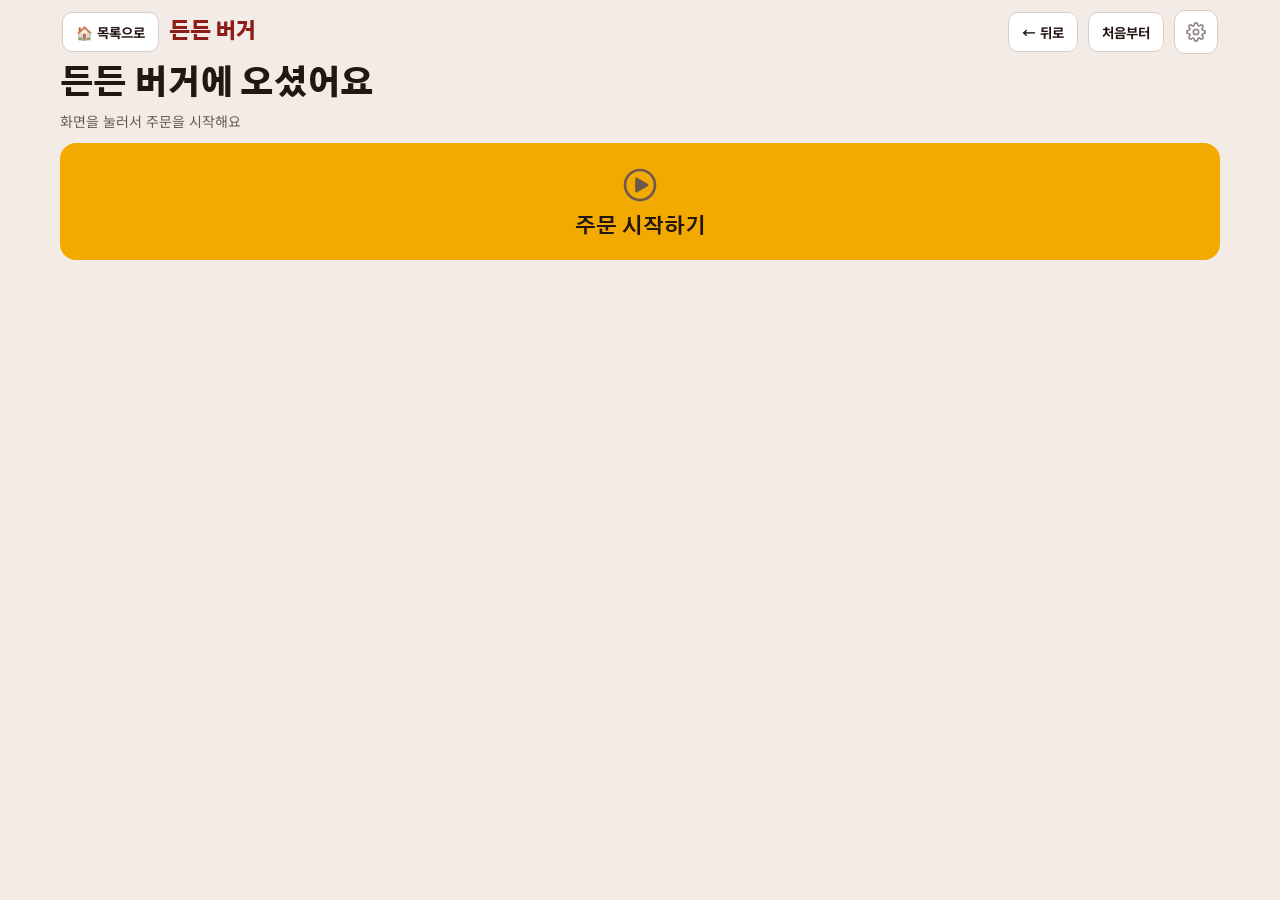
<file: daily-life-skills/fastfood-kiosk.html>
<!doctype html>
<html lang="ko">
<head>
<meta charset="utf-8">
<meta name="viewport" content="width=device-width,initial-scale=1,viewport-fit=cover">
<meta name="theme-color" content="#8C1D18">

<style>
:root{padding-top:env(safe-area-inset-top,0px);padding-bottom:env(safe-area-inset-bottom,0px);color-scheme:light}
body{font:14px system-ui,sans-serif}
img{max-width:100%}
[hidden]{display:none!important}
</style>
<title>든든 버거 키오스크</title>
<link rel="stylesheet" href="https://fonts.googleapis.com/css2?family=Gothic+A1:wght@500;700;900&family=Noto+Sans+KR:wght@400;500;700&display=swap">
<style>
:root{
  --bg:#F3ECE6; --surface:#FFFFFF; --surface-2:#F8F1EA; --surface-3:#EEE0D4;
  --fg:#241613; --muted:#6B5950; --line:#DDCCC0;
  --brand:#8C1D18; --brand-soft:#F3DAD6; --accent:#F2A900; --accent-ink:#241613;
  --warn:#B4541F;
  --font-d:"Gothic A1","Noto Sans KR",system-ui,sans-serif;
  --font-b:"Noto Sans KR","Gothic A1",system-ui,sans-serif;
  --sc:1;
}
@media (prefers-color-scheme:dark){:root:not([data-theme="light"]){
  --bg:#15100E; --surface:#201815; --surface-2:#28201C; --surface-3:#342924;
  --fg:#F0E6E0; --muted:#B5A399; --line:#453A33;
  --brand:#E8847C; --brand-soft:#3A221F; --accent:#F6C557; --accent-ink:#241109;
  --warn:#FF9A6B; color-scheme:dark;
}}
:root[data-theme="dark"]{
  --bg:#15100E; --surface:#201815; --surface-2:#28201C; --surface-3:#342924;
  --fg:#F0E6E0; --muted:#B5A399; --line:#453A33;
  --brand:#E8847C; --brand-soft:#3A221F; --accent:#F6C557; --accent-ink:#241109;
  --warn:#FF9A6B; color-scheme:dark;
}
*{box-sizing:border-box}
[hidden]{display:none!important}
html,body{height:100%}
body{margin:0;background:var(--bg);color:var(--fg);font-family:var(--font-b);
  -webkit-tap-highlight-color:transparent;overscroll-behavior:none}
button{font-family:inherit;color:inherit;border:none;background:none;cursor:pointer}

.kiosk{height:100%;display:flex;flex-direction:column;max-width:1180px;margin:0 auto;
  padding-left:max(10px,env(safe-area-inset-left,0px));
  padding-right:max(10px,env(safe-area-inset-right,0px));
  padding-block:8px;gap:8px}

.bar{display:flex;align-items:center;gap:10px;flex-shrink:0;padding:2px 2px}
.brand{font-family:var(--font-d);font-weight:900;color:var(--brand);letter-spacing:-.5px;
  font-size:calc(clamp(16px,2.2vw,21px)*var(--sc));white-space:nowrap}
.where{background:var(--brand-soft);color:var(--brand);border-radius:999px;
  padding:5px 12px;font-weight:700;font-size:calc(13px*var(--sc));white-space:nowrap}
.bar .sp{flex:1}
.ghost{border:1px solid var(--line);background:var(--surface);border-radius:10px;
  padding:9px 13px;font-weight:700;font-size:calc(13.5px*var(--sc));white-space:nowrap;text-decoration:none;color:inherit;display:inline-block}
.gear{width:44px;height:44px;flex-shrink:0;border:1px solid var(--line);background:var(--surface);
  border-radius:11px;display:grid;place-items:center;position:relative;overflow:hidden}
.gear svg{width:20px;height:20px;opacity:.5}
.gear .fill{position:absolute;inset:auto 0 0 0;height:0;background:var(--brand-soft);z-index:-1}

.stage{flex:1;min-height:0;display:flex;flex-direction:column;gap:10px}

.shop{flex:1;min-height:0;display:flex;gap:10px}
.rail{width:clamp(108px,15vw,168px);flex-shrink:0;overflow-y:auto;display:flex;
  flex-direction:column;gap:5px;padding-right:2px}
.rail button{text-align:left;padding:13px 11px;border-radius:11px;background:var(--surface-2);
  font-weight:700;font-size:calc(14px*var(--sc));line-height:1.3;border:2px solid transparent}
.rail button[aria-selected="true"]{background:var(--brand);color:#fff;border-color:var(--brand)}
.menu{flex:1;min-width:0;overflow-y:auto;display:grid;gap:9px;align-content:start;
  grid-template-columns:repeat(auto-fill,minmax(calc(158px*var(--sc)),1fr))}
.tile{background:var(--surface);border:2px solid var(--line);border-radius:14px;padding:9px 7px 11px;
  display:flex;flex-direction:column;align-items:center;gap:5px;position:relative;
  transition:transform .07s ease,border-color .12s}
.tile:active{transform:scale(.97)}
.tile:hover{border-color:var(--brand)}
.tile .pic{width:clamp(50px,7vw,74px);height:clamp(56px,8vw,82px)}
.tile .pic svg{width:100%;height:100%;display:block}
.tile .nm{font-family:var(--font-d);font-weight:700;font-size:calc(14.5px*var(--sc));
  text-align:center;line-height:1.25;word-break:keep-all}
.tile .pr{font-size:calc(13px*var(--sc));color:var(--muted);font-variant-numeric:tabular-nums}
.tag{position:absolute;top:6px;left:6px;border-radius:6px;padding:2px 6px;
  font-size:calc(10.5px*var(--sc));font-weight:700;letter-spacing:.3px}
.tag.set{background:var(--brand-soft);color:var(--brand)}
.tag.new{background:var(--brand);color:#fff}

.cartbar{flex-shrink:0;background:var(--surface);border:2px solid var(--line);border-radius:14px;
  padding:9px 10px;display:flex;flex-direction:column;gap:8px}
.clist{display:flex;gap:8px;overflow-x:auto;min-height:0}
.citem{flex:0 0 auto;background:var(--surface-2);border-radius:10px;padding:7px 9px;
  display:flex;align-items:center;gap:8px;font-size:calc(13px*var(--sc))}
.citem .t{max-width:170px;line-height:1.3}
.citem .t b{display:block;font-size:calc(13.5px*var(--sc))}
.citem .t span{color:var(--muted);font-size:calc(11.5px*var(--sc))}
.qty{display:flex;align-items:center;gap:4px}
.qty button{width:30px;height:30px;border-radius:8px;background:var(--surface);
  border:1px solid var(--line);font-weight:900;font-size:16px;line-height:1}
.qty b{min-width:18px;text-align:center;font-variant-numeric:tabular-nums}
.cempty{color:var(--muted);font-size:calc(13.5px*var(--sc));padding:8px 2px}
.sum{display:flex;align-items:center;gap:9px}
.sum .amt{flex:1;font-family:var(--font-d);font-weight:900;
  font-size:calc(clamp(17px,2.6vw,23px)*var(--sc));font-variant-numeric:tabular-nums}
.sum .amt small{font-weight:500;font-family:var(--font-b);color:var(--muted);
  font-size:calc(13px*var(--sc));margin-right:7px}
.btn{border-radius:12px;font-family:var(--font-d);font-weight:900;
  font-size:calc(16px*var(--sc));padding:15px 20px;white-space:nowrap}
.btn.sub{background:var(--surface-2);border:2px solid var(--line)}
.btn.go{background:var(--accent);color:var(--accent-ink)}
.btn.go[disabled]{opacity:.35}

.sheetwrap{flex:1;min-height:0;overflow-y:auto;display:flex;flex-direction:column;gap:12px}
.ask{font-family:var(--font-d);font-weight:900;letter-spacing:-.8px;text-wrap:balance;margin:0;
  font-size:calc(clamp(21px,3.6vw,33px)*var(--sc));line-height:1.25}
.hint{color:var(--muted);margin:-6px 0 0;font-size:calc(14px*var(--sc))}
.grid{display:grid;gap:10px;grid-template-columns:repeat(2,1fr)}
.grid.one{grid-template-columns:1fr}
@media (min-width:700px){.grid.four{grid-template-columns:repeat(4,1fr)}}
.choice{background:var(--surface);border:3px solid var(--line);border-radius:16px;
  min-height:calc(clamp(96px,13vh,136px)*var(--sc));padding:12px;
  display:flex;flex-direction:column;align-items:center;justify-content:center;gap:7px;
  font-family:var(--font-d);font-weight:700;font-size:calc(clamp(16px,2.3vw,21px)*var(--sc));
  text-align:center;line-height:1.25;word-break:keep-all;transition:transform .07s,border-color .12s}
.choice:active{transform:scale(.97)}
.choice:hover{border-color:var(--brand)}
.choice[aria-pressed="true"]{border-color:var(--brand);background:var(--brand-soft)}
.choice.go{background:var(--accent);border-color:var(--accent);color:var(--accent-ink)}
.choice .pic{width:calc(44px*var(--sc));height:calc(44px*var(--sc));color:var(--muted)}
.choice .won{font-family:var(--font-b);font-weight:500;color:var(--muted);
  font-size:calc(12.5px*var(--sc))}
.choice:focus-visible,.scan{outline:none;border-color:var(--accent)!important;
  box-shadow:0 0 0 5px color-mix(in srgb,var(--accent) 30%,transparent)}

.panel{background:var(--surface);border:2px solid var(--line);border-radius:18px;
  padding:clamp(16px,3.4vw,28px);display:flex;flex-direction:column;align-items:center;
  gap:12px;text-align:center}
.panel p{margin:0;color:var(--muted);font-size:calc(15px*var(--sc))}
.panel .big{font-family:var(--font-d);font-weight:900;color:var(--fg);
  font-size:calc(clamp(19px,3vw,27px)*var(--sc));margin:0}
.num{font-family:var(--font-d);font-weight:900;color:var(--brand);line-height:1;
  font-size:clamp(58px,15vw,124px);font-variant-numeric:tabular-nums;letter-spacing:-3px}

.slot{width:min(300px,86%);height:76px;border-radius:12px;background:var(--surface-2);
  border:3px dashed var(--line);display:grid;place-items:center;color:var(--muted);
  font-weight:700;position:relative;overflow:hidden}
.slot .card{position:absolute;top:-74px;width:146px;height:92px;border-radius:9px;
  background:linear-gradient(135deg,var(--brand),color-mix(in srgb,var(--brand) 50%,#000))}
.slot.in .card{animation:drop 1s cubic-bezier(.4,0,.2,1) forwards}
@keyframes drop{to{top:76px;opacity:.12}}
.spin{width:40px;height:40px;border-radius:50%;border:5px solid var(--line);
  border-top-color:var(--brand);animation:sp 1s linear infinite}
@keyframes sp{to{transform:rotate(360deg)}}

.receipt{background:var(--surface);color:var(--fg);width:min(340px,100%);border-radius:4px;align-self:center;
  padding:16px 18px;text-align:left;font-size:calc(12.8px*var(--sc));line-height:1.75;
  border:1px solid var(--line);
  font-family:ui-monospace,"Noto Sans KR",monospace;
  box-shadow:0 10px 24px rgba(0,0,0,.14)}
.receipt .ttl{text-align:center;font-weight:700;font-size:calc(15px*var(--sc));
  letter-spacing:4px;margin-bottom:8px}
.receipt .ln{border-top:1px dashed var(--line);margin:8px 0}
.receipt .r{display:flex;justify-content:space-between;gap:10px}
.receipt .r span:last-child{font-variant-numeric:tabular-nums;white-space:nowrap}
.receipt .tot{font-weight:700;font-size:calc(14px*var(--sc))}

.modal{position:fixed;inset:0;z-index:30;background:rgba(0,0,0,.5);
  display:flex;align-items:center;justify-content:center;padding:14px}
.modal .box{background:var(--bg);border-radius:18px;width:min(520px,100%);max-height:92%;
  overflow-y:auto;padding:18px;display:flex;flex-direction:column;gap:13px}
.modal h3{font-family:var(--font-d);font-size:calc(21px*var(--sc));margin:0}
.optrow{display:flex;gap:7px;flex-wrap:wrap}
.optrow button{flex:1;min-width:92px;min-height:calc(52px*var(--sc));border-radius:11px;
  background:var(--surface);border:2px solid var(--line);font-weight:700;
  font-size:calc(14.5px*var(--sc))}
.optrow button[aria-pressed="true"]{background:var(--brand);border-color:var(--brand);color:#fff}
.lab{font-weight:700;font-size:calc(14px*var(--sc));color:var(--muted)}
.mfoot{display:flex;gap:8px;align-items:center}
.mfoot .btn{flex:1}

.sheet{position:fixed;inset:0;z-index:40;background:rgba(0,0,0,.45);
  display:flex;align-items:flex-end;justify-content:center}
.sheet .box{background:var(--bg);width:min(560px,100%);max-height:90%;overflow-y:auto;
  border-radius:20px 20px 0 0;padding:18px;
  padding-left:max(18px,env(safe-area-inset-left,0px));
  padding-right:max(18px,env(safe-area-inset-right,0px));
  padding-bottom:calc(18px + env(safe-area-inset-bottom,0px));
  display:flex;flex-direction:column;gap:15px}
.sheet h2{font-family:var(--font-d);font-size:20px;margin:0}
.sheet .lead{font-size:13px;color:var(--muted);margin:-10px 0 0;line-height:1.6}
.opt{display:flex;flex-direction:column;gap:6px}
.opt .t{font-weight:700;font-size:14.5px}
.opt .t small{display:block;font-weight:400;color:var(--muted);font-size:12.3px;margin-top:2px}
.seg{display:flex;gap:6px;flex-wrap:wrap}
.seg button{flex:1;min-width:62px;min-height:44px;border:2px solid var(--line);
  background:var(--surface);border-radius:10px;font-weight:700;font-size:14px}
.seg button[aria-pressed="true"]{background:var(--brand);border-color:var(--brand);color:#fff}
.tally{font-size:13px;color:var(--muted);text-align:center}

@media (max-width:620px){
  .shop{flex-direction:column}
  .rail{width:auto;flex-direction:row;overflow-x:auto;overflow-y:hidden;gap:6px;padding-bottom:3px}
  .rail button{white-space:nowrap;padding:11px 14px;flex:0 0 auto}
  .menu{grid-template-columns:repeat(2,1fr)}
}
@media (prefers-reduced-motion:reduce){*{animation-duration:.01ms!important;transition-duration:.01ms!important}}
</style>
</head>
<body>
<div class="kiosk">
  <div class="bar">
    <a class="ghost" href="index.html" aria-label="일상생활기술 연습 목록으로 돌아가기" title="목록으로">🏠 목록으로</a>
    <div class="brand">든든 버거</div>
    <div class="where" id="where" hidden></div>
    <div class="sp"></div>
    <button class="ghost" id="backBtn">← 뒤로</button>
    <button class="ghost" id="homeBtn">처음부터</button>
    <button class="gear" id="gear" aria-label="선생님 설정 — 1초 길게 누르세요">
      <span class="fill" id="gfill"></span>
      <svg viewBox="0 0 24 24" fill="none" stroke="currentColor" stroke-width="2"><circle cx="12" cy="12" r="3.2"/><path d="M19.4 15a1.6 1.6 0 0 0 .3 1.8l.1.1a2 2 0 1 1-2.8 2.8l-.1-.1a1.6 1.6 0 0 0-1.8-.3 1.6 1.6 0 0 0-1 1.5V21a2 2 0 1 1-4 0v-.1A1.6 1.6 0 0 0 9 19.4a1.6 1.6 0 0 0-1.8.3l-.1.1a2 2 0 1 1-2.8-2.8l.1-.1a1.6 1.6 0 0 0 .3-1.8 1.6 1.6 0 0 0-1.5-1H3a2 2 0 1 1 0-4h.1A1.6 1.6 0 0 0 4.6 9a1.6 1.6 0 0 0-.3-1.8l-.1-.1a2 2 0 1 1 2.8-2.8l.1.1a1.6 1.6 0 0 0 1.8.3H9a1.6 1.6 0 0 0 1-1.5V3a2 2 0 1 1 4 0v.1a1.6 1.6 0 0 0 1 1.5 1.6 1.6 0 0 0 1.8-.3l.1-.1a2 2 0 1 1 2.8 2.8l-.1.1a1.6 1.6 0 0 0-.3 1.8V9a1.6 1.6 0 0 0 1.5 1H21a2 2 0 1 1 0 4h-.1a1.6 1.6 0 0 0-1.5 1z"/></svg>
    </button>
  </div>
  <div class="stage" id="stage"></div>
</div>

<div id="modalHost"></div>

<div class="sheet" id="sheet" hidden>
  <div class="box">
    <h2>선생님 설정</h2>
    <p class="lead">학생에 따라 단계를 줄이세요. 바꾸면 주문은 처음으로 돌아갑니다.</p>

    <div class="opt"><span class="t">난이도
      <small>실제처럼 = 카테고리 6개 · 세트메뉴 옵션(사이드·음료·라지) · 결제수단까지</small></span>
      <div class="seg" data-set="level">
        <button data-v="real">실제처럼</button><button data-v="mid">조금 쉽게</button><button data-v="easy">아주 쉽게</button>
      </div>
    </div>

    <div class="opt"><span class="t">글자·버튼 크기</span>
      <div class="seg" data-set="big">
        <button data-v="0">보통</button><button data-v="1">크게</button>
      </div>
    </div>

    <div class="opt"><span class="t">소리로 읽어 주기 <small>질문과 고른 것을 말해 줍니다</small></span>
      <div class="seg" data-set="speak">
        <button data-v="1">켜기</button><button data-v="0">끄기</button>
      </div>
    </div>

    <div class="opt"><span class="t">스캔 모드
      <small>칸이 하나씩 켜집니다. 스위치·스페이스바로 선택. '아주 쉽게'와 함께 쓰세요</small></span>
      <div class="seg" data-set="scan">
        <button data-v="0">끄기</button><button data-v="3">3초</button><button data-v="5">5초</button><button data-v="8">8초</button>
      </div>
    </div>

    <div class="tally" id="tally"></div>
    <button class="btn go" id="closeSet">닫기</button>
  </div>
</div>

<script>
/* ================= 메뉴 데이터 ================= */
const CATS=[
 ['rec','세트메뉴'],['burger','버거'],['chicken','치킨'],['side','사이드'],['drink','음료'],['dessert','디저트']
];
/* t: set(옵션 있음) / single(바로 담기) */
const M=[
 ['rec','불고기버거 세트',6900,'set','#8A5A2E','추천'],
 ['rec','치즈버거 세트',6500,'set','#D8A33B',''],
 ['rec','양념치킨 세트',8900,'set','#C23B2B','추천'],
 ['rec','새우버거 세트',7200,'set','#E08A3C',''],

 ['burger','불고기버거',4500,'single','#8A5A2E',''],
 ['burger','치즈버거',4200,'single','#D8A33B',''],
 ['burger','새우버거',4800,'single','#E08A3C',''],
 ['burger','더블패티버거',5800,'single','#6B3E1E','신메뉴'],

 ['chicken','양념치킨(2조각)',5900,'single','#C23B2B',''],
 ['chicken','후라이드치킨(2조각)',5900,'single','#D9A441',''],
 ['chicken','치킨텐더(3개)',4900,'single','#E0B45A',''],

 ['side','감자튀김',2500,'single','#E8C468',''],
 ['side','치즈볼(4개)',3000,'single','#F2D27A',''],
 ['side','코울슬로우',2000,'single','#A8C66C',''],

 ['drink','콜라',1800,'single','#4A2E1E',''],
 ['drink','사이다',1800,'single','#DCE9E3',''],
 ['drink','제로콜라',1800,'single','#3A2A22',''],
 ['drink','오렌지주스',2200,'single','#F0A13B',''],

 ['dessert','초코파이',2000,'single','#5B3A24',''],
 ['dessert','아이스크림콘',1500,'single','#F4E3C1','']
].map(a=>({cat:a[0],name:a[1],price:a[2],t:a[3],color:a[4],badge:a[5]}));

const EASY=['불고기버거 세트','치즈버거','감자튀김','콜라','아이스크림콘'];
const MIDCATS=['rec','burger','drink'];
const SIDES=[{l:'감자튀김',v:'감자튀김'},{l:'치즈볼 +500원',v:'치즈볼'},{l:'코울슬로우',v:'코울슬로우'}];
const DRINKS=[{l:'콜라',v:'콜라'},{l:'사이다',v:'사이다'},{l:'제로콜라',v:'제로콜라'},{l:'오렌지주스',v:'오렌지주스'}];

/* ================= 상태 ================= */
const S={level:'real',big:0,speak:1,scan:0,done:0};
let view='start', hist=[], cat='rec', cart=[], place='here',
    ticketNo=301, payWay='', wantReceipt=true, scanTimer=null, scanAt=0, scanItems=[];

const won=n=>n.toLocaleString('ko-KR')+'원';
const lineSum=i=>(i.price+(i.large?700:0)+(i.side==='치즈볼'?500:0))*i.qty;
const total=()=>cart.reduce((a,i)=>a+lineSum(i),0);
const qtyAll=()=>cart.reduce((a,i)=>a+i.qty,0);

/* ================= 그림 ================= */
function burgerPic(color){
  return '<svg viewBox="0 0 100 100" aria-hidden="true">'+
    '<path d="M18 40c0-14 14-24 32-24s32 10 32 24z" fill="#E8B255" stroke="#2B332D" stroke-width="2.5" stroke-linejoin="round"/>'+
    '<rect x="16" y="40" width="68" height="9" rx="3" fill="#8DBE6A" stroke="#2B332D" stroke-width="2"/>'+
    '<rect x="16" y="49" width="68" height="14" rx="3" fill="'+color+'" stroke="#2B332D" stroke-width="2.5"/>'+
    '<rect x="16" y="63" width="68" height="8" rx="3" fill="#F2D27A" stroke="#2B332D" stroke-width="2"/>'+
    '<path d="M14 71h72c0 8-8 14-36 14s-36-6-36-14z" fill="#E8B255" stroke="#2B332D" stroke-width="2.5" stroke-linejoin="round"/>'+
    '</svg>';
}
function chickenPic(color){
  return '<svg viewBox="0 0 100 100" aria-hidden="true">'+
    '<ellipse cx="50" cy="56" rx="34" ry="30" fill="'+color+'" stroke="#2B332D" stroke-width="2.5"/>'+
    '<rect x="42" y="74" width="16" height="22" rx="6" fill="#E8D4A8" stroke="#2B332D" stroke-width="2"/>'+
    '<g fill="#FFFFFF" opacity=".4"><circle cx="38" cy="46" r="4"/><circle cx="58" cy="40" r="4"/><circle cx="64" cy="60" r="4"/><circle cx="40" cy="66" r="4"/></g>'+
    '</svg>';
}
function sidePic(color){
  return '<svg viewBox="0 0 100 100" aria-hidden="true">'+
    '<path d="M30 94l-6-54h52l-6 54z" fill="'+color+'" stroke="#2B332D" stroke-width="2.5" stroke-linejoin="round"/>'+
    '<g stroke="#2B332D" stroke-width="2.5" stroke-linecap="round"><path d="M40 38V14M50 38V10M60 38V14"/></g>'+
    '</svg>';
}
function cupPic(color){
  return '<svg viewBox="0 0 100 100" aria-hidden="true">'+
    '<path d="M28 34h44l-6 52a6 6 0 0 1-6 5H40a6 6 0 0 1-6-5z" fill="'+color+'" stroke="#2B332D" stroke-width="2.5" stroke-linejoin="round"/>'+
    '<path d="M22 24h56" stroke="#2B332D" stroke-width="2.5" stroke-linecap="round"/>'+
    '<path d="M44 48v30M58 48v30" stroke="#2B332D" stroke-width="2" opacity=".5"/>'+
    '</svg>';
}
function dessertPic(color){
  return '<svg viewBox="0 0 100 100" aria-hidden="true">'+
    '<circle cx="50" cy="50" r="34" fill="'+color+'" stroke="#2B332D" stroke-width="2.5"/>'+
    '</svg>';
}
function pic(m){
  if(m.cat==='burger'||m.cat==='rec') return burgerPic(m.color);
  if(m.cat==='chicken') return chickenPic(m.color);
  if(m.cat==='side') return sidePic(m.color);
  if(m.cat==='drink') return cupPic(m.color);
  return dessertPic(m.color);
}
const I={
 here:'<svg viewBox="0 0 100 100" fill="none" stroke="currentColor" stroke-width="5" stroke-linecap="round" stroke-linejoin="round"><path d="M22 30h44v30a22 22 0 0 1-44 0z"/><path d="M66 36h8a12 12 0 0 1 0 24h-8"/><path d="M16 86h62"/></svg>',
 togo:'<svg viewBox="0 0 100 100" fill="none" stroke="currentColor" stroke-width="5" stroke-linecap="round" stroke-linejoin="round"><path d="M28 34h44l-6 52a6 6 0 0 1-6 5H40a6 6 0 0 1-6-5z"/><path d="M22 24h56"/><path d="M44 48v30M58 48v30"/></svg>',
 card:'<svg viewBox="0 0 100 100" fill="none" stroke="currentColor" stroke-width="5" stroke-linejoin="round"><rect x="12" y="26" width="76" height="48" rx="7"/><path d="M12 42h76M24 60h16"/></svg>',
 qr:'<svg viewBox="0 0 100 100" fill="none" stroke="currentColor" stroke-width="5" stroke-linejoin="round"><rect x="14" y="14" width="26" height="26" rx="4"/><rect x="60" y="14" width="26" height="26" rx="4"/><rect x="14" y="60" width="26" height="26" rx="4"/><path d="M60 60h12v12M86 72v14H72"/></svg>',
 gift:'<svg viewBox="0 0 100 100" fill="none" stroke="currentColor" stroke-width="5" stroke-linejoin="round"><rect x="16" y="36" width="68" height="50" rx="6"/><path d="M12 36h76v14H12zM50 36v50"/><path d="M50 36c-6-14-24-16-24-4 0 6 10 6 24 4zM50 36c6-14 24-16 24-4 0 6-10 6-24 4z"/></svg>',
 cash:'<svg viewBox="0 0 100 100" fill="none" stroke="currentColor" stroke-width="5" stroke-linejoin="round"><rect x="10" y="28" width="80" height="44" rx="6"/><circle cx="50" cy="50" r="12"/><path d="M24 50h.1M76 50h.1"/></svg>',
 none:'<svg viewBox="0 0 100 100" fill="none" stroke="currentColor" stroke-width="5" stroke-linecap="round"><circle cx="50" cy="50" r="32"/><path d="M28 72L72 28"/></svg>',
 play:'<svg viewBox="0 0 100 100" fill="none" stroke="currentColor" stroke-width="6" stroke-linejoin="round"><circle cx="50" cy="50" r="34"/><path d="M42 36l24 14-24 14z" fill="currentColor"/></svg>',
 paper:'<svg viewBox="0 0 100 100" fill="none" stroke="currentColor" stroke-width="5" stroke-linejoin="round"><path d="M24 14h52v72l-9-7-9 7-8-7-8 7-9-7-9 7z"/><path d="M36 34h28M36 48h28M36 62h18"/></svg>'
};

/* ================= 소리 ================= */
let actx=null;
function ensureAudio(){
  actx=actx||new (window.AudioContext||window.webkitAudioContext)();
  if(actx.state==='suspended') actx.resume();
  return actx;
}
function tone(o){
  try{
    const ctx=ensureAudio();
    const t0=ctx.currentTime+(o.delay||0);
    const osc=ctx.createOscillator(),g=ctx.createGain();
    osc.type=o.type||'sine';
    osc.frequency.setValueAtTime(o.freq,t0);
    if(o.sweepTo) osc.frequency.exponentialRampToValueAtTime(o.sweepTo,t0+o.duration);
    g.gain.setValueAtTime(.0001,t0);
    g.gain.linearRampToValueAtTime(o.gain||.15,t0+.015);
    g.gain.exponentialRampToValueAtTime(.0001,t0+o.duration);
    osc.connect(g).connect(ctx.destination);
    osc.start(t0); osc.stop(t0+o.duration+.03);
  }catch(e){}
}
function sTap()    { tone({freq:820,duration:.07,type:'sine',gain:.1}); tone({freq:1180,duration:.08,type:'sine',gain:.08,delay:.05}); }
function sNav()    { tone({freq:640,duration:.07,type:'square',gain:.07}); }
function sToggle() { tone({freq:700,duration:.07,type:'sine',gain:.1}); }
function sAdd()    { tone({freq:880,duration:.07,type:'triangle',gain:.13}); tone({freq:1245,duration:.09,type:'triangle',gain:.1,delay:.05}); }
function sRemove() { tone({freq:520,duration:.1,type:'triangle',gain:.12,sweepTo:360}); }
function sError()  { tone({freq:300,duration:.18,type:'square',gain:.09,sweepTo:200}); }
function sCardIn() { tone({freq:240,duration:.24,type:'sawtooth',gain:.06,sweepTo:110}); }
function sConfirm(){ tone({freq:660,duration:.1,type:'sine',gain:.13}); tone({freq:990,duration:.16,type:'sine',gain:.11,delay:.08}); }
function note(freq,delay,duration,gain,type){ tone({freq,delay,duration,gain:gain||.16,type:type||'triangle'}); }
function sWelcome(){
  [[659.25,0,.09],[783.99,.09,.09],[987.77,.18,.09],[1318.51,.3,.24]]
    .forEach(([f,d,du])=>note(f,d,du,.14));
}
function sCheer(){
  [[392,0,.11],[523.25,.1,.11],[659.25,.2,.11],[783.99,.3,.16],
   [880,.5,.09],[783.99,.59,.09],[1046.5,.68,.36]]
    .forEach(([f,d,du])=>note(f,d,du,.19));
}
function say(t){ if(!S.speak||!t) return;
  try{ const u=new SpeechSynthesisUtterance(t); u.lang='ko-KR'; u.rate=.95;
    speechSynthesis.cancel(); speechSynthesis.speak(u);}catch(e){} }

/* ================= 이동 ================= */
function goto(v,push){ if(push!==false) hist.push(view); view=v; render(); }
function back(){ if(hist.length){ view=hist.pop(); render(); } }
function reset(){ view='start'; hist=[]; cart=[]; cat='rec'; place='here';
  payWay=''; wantReceipt=true; render(); }

/* ================= 그리기 ================= */
const el=(t,c,h)=>{const e=document.createElement(t); if(c)e.className=c; if(h!==undefined)e.innerHTML=h; return e;};
function choice(o){
  const b=el('button','choice'+(o.cls?' '+o.cls:''));
  b.type='button'; b.dataset.scan='1';
  if(o.pressed!==undefined) b.setAttribute('aria-pressed',o.pressed?'true':'false');
  b.innerHTML=(o.pic?'<span class="pic">'+o.pic+'</span>':'')+'<span>'+o.label+'</span>'+
    (o.sub?'<span class="won">'+o.sub+'</span>':'');
  b.addEventListener('click',()=>{ sTap(); say(o.speak||o.label);
    setTimeout(o.act,S.speak?220:70); });
  return b;
}
function head(t,hint,node){
  const h=el('h1','ask'); h.textContent=t; node.appendChild(h);
  if(hint){ const p=el('p','hint'); p.textContent=hint; node.appendChild(p); }
  say(t);
}

function render(){
  stopScan();
  document.documentElement.style.setProperty('--sc',S.big?'1.22':'1');
  const st=document.getElementById('stage'); st.innerHTML='';
  const w=document.getElementById('where');
  w.hidden=!(view!=='start'&&S.level!=='easy');
  w.textContent=place==='here'?'매장에서 먹기':'가지고 가기';
  document.getElementById('backBtn').disabled=!hist.length;
  document.getElementById('homeBtn').disabled=(view==='start');
  ({start:scrStart,place:scrPlace,menu:scrMenu,pay:scrPay,
    card:scrCard,receipt:scrReceipt,done:scrDone})[view](st);
  startScan();
}

function scrStart(st){
  sWelcome();
  const w=el('div','sheetwrap'); st.appendChild(w);
  head('든든 버거에 오셨어요','화면을 눌러서 주문을 시작해요',w);
  const g=el('div','grid one'); w.appendChild(g);
  g.appendChild(choice({label:'주문 시작하기',pic:I.play,cls:'go',
    act:()=>goto(S.level==='easy'?'menu':'place')}));
}

function scrPlace(st){
  const w=el('div','sheetwrap'); st.appendChild(w);
  head('어디에서 드실 거예요?',null,w);
  const g=el('div','grid'); w.appendChild(g);
  g.appendChild(choice({label:'매장에서 먹기',pic:I.here,act:()=>{place='here';goto('menu');}}));
  g.appendChild(choice({label:'가지고 가기',pic:I.togo,act:()=>{place='togo';goto('menu');}}));
}

/* ---- 메뉴 ---- */
function visibleCats(){
  if(S.level==='easy') return [];
  if(S.level==='mid') return CATS.filter(c=>MIDCATS.includes(c[0]));
  return CATS;
}
function itemsOf(c){
  if(S.level==='easy') return EASY.map(n=>M.find(m=>m.name===n)).filter(Boolean);
  return M.filter(m=>m.cat===c);
}
function scrMenu(st){
  const shop=el('div','shop'); st.appendChild(shop);
  const cats=visibleCats();

  if(cats.length){
    const rail=el('div','rail'); rail.setAttribute('role','tablist'); shop.appendChild(rail);
    if(!cats.some(c=>c[0]===cat)) cat=cats[0][0];
    cats.forEach(([id,nm])=>{
      const b=el('button'); b.textContent=nm; b.dataset.scan='1';
      b.setAttribute('aria-selected',id===cat?'true':'false');
      b.addEventListener('click',()=>{ sNav(); cat=id; say(nm); render(); });
      rail.appendChild(b);
    });
  }

  const grid=el('div','menu'); shop.appendChild(grid);
  itemsOf(cat).forEach(m=>{
    const b=el('button','tile'); b.type='button'; b.dataset.scan='1';
    const tg=m.badge?'<span class="tag '+(m.t==='set'?'set':'new')+'">'+m.badge+'</span>'
      :(m.t==='set'?'<span class="tag set">세트</span>':'');
    b.innerHTML=tg+'<span class="pic">'+pic(m)+'</span>'+
      '<span class="nm">'+m.name+'</span><span class="pr">'+won(m.price)+'</span>';
    b.addEventListener('click',()=>{ sTap(); say(m.name);
      if(m.t==='set' && S.level==='real') openOption(m); else addCart(m,false,'감자튀김','콜라',1); });
    grid.appendChild(b);
  });

  const cb=el('div','cartbar'); st.appendChild(cb);
  const list=el('div','clist'); cb.appendChild(list);
  if(!cart.length){ list.appendChild(el('div','cempty','고른 메뉴가 여기에 담겨요')); }
  cart.forEach((it,idx)=>{
    const c=el('div','citem');
    c.innerHTML='<div class="t"><b>'+it.name+'</b><span>'+
      (it.t==='set'?(it.side+' · '+it.drink+(it.large?' · 라지':'')):'')+
      ' · '+won(lineSum(it))+'</span></div>';
    const q=el('div','qty');
    const minus=el('button',null,'−'), plus=el('button',null,'+'), n=el('b',null,String(it.qty));
    minus.dataset.scan='1'; plus.dataset.scan='1';
    minus.addEventListener('click',e=>{e.stopPropagation(); sRemove();
      it.qty--; if(it.qty<=0) cart.splice(idx,1); render();});
    plus.addEventListener('click',e=>{e.stopPropagation(); sAdd(); it.qty++; render();});
    q.append(minus,n,plus); c.appendChild(q); list.appendChild(c);
  });

  const sum=el('div','sum');
  sum.appendChild(el('div','amt','<small>'+qtyAll()+'개</small>'+won(total())));
  const clr=el('button','btn sub','전체 취소'); clr.dataset.scan='1';
  clr.addEventListener('click',()=>{sError(); cart=[]; render();});
  const go=el('button','btn go','주문하기'); go.dataset.scan='1'; go.disabled=!cart.length;
  go.addEventListener('click',()=>{ sConfirm(); say('주문하기');
    setTimeout(()=>goto(S.level==='easy'?'card':'pay'),S.speak?220:70); });
  sum.append(clr,go); cb.appendChild(sum);
}

/* ---- 옵션 창 (세트메뉴만) ---- */
function openOption(m){
  stopScan();
  let side='감자튀김', drink='콜라', large=false, qty=1;
  const host=document.getElementById('modalHost');
  const wrap=el('div','modal'); const box=el('div','box'); wrap.appendChild(box); host.appendChild(wrap);
  const draw=()=>{
    box.innerHTML='';
    const h=el('h3'); h.innerHTML='<span class="pic" style="width:42px;height:48px;display:inline-block;vertical-align:middle">'+pic(m)+'</span> '+m.name;
    box.appendChild(h);
    const add=(label,opts,cur,fn)=>{
      box.appendChild(el('div','lab',label));
      const row=el('div','optrow');
      opts.forEach(o=>{ const b=el('button',null,o.l); b.dataset.scan='1';
        b.setAttribute('aria-pressed',o.v===cur?'true':'false');
        b.addEventListener('click',()=>{sToggle(); fn(o.v); draw();}); row.appendChild(b); });
      box.appendChild(row);
    };
    add('사이드 변경',SIDES,side,v=>side=v);
    add('음료 변경',DRINKS,drink,v=>drink=v);
    add('사이즈',[{l:'기본',v:false},{l:'라지 업그레이드 +700원',v:true}],large,v=>large=v);

    box.appendChild(el('div','lab','수량'));
    const q=el('div','optrow');
    const mi=el('button',null,'−'), pl=el('button',null,'+'), nn=el('button',null,String(qty));
    nn.style.flex='0 0 70px'; nn.disabled=true; mi.dataset.scan='1'; pl.dataset.scan='1';
    mi.addEventListener('click',()=>{sRemove(); qty=Math.max(1,qty-1); draw();});
    pl.addEventListener('click',()=>{sAdd(); qty=Math.min(9,qty+1); draw();});
    q.append(mi,nn,pl); box.appendChild(q);

    const price=(m.price+(large?700:0)+(side==='치즈볼'?500:0))*qty;
    const f=el('div','mfoot');
    const no=el('button','btn sub','취소'); no.dataset.scan='1';
    const ok=el('button','btn go','담기 · '+won(price)); ok.dataset.scan='1';
    no.addEventListener('click',()=>{sError(); close();});
    ok.addEventListener('click',()=>{sConfirm(); addCart(m,large,side,drink,qty); close();});
    f.append(no,ok); box.appendChild(f);
    scanItems=Array.from(box.querySelectorAll('[data-scan]')); scanAt=0;
    if(S.scan) startScanIn(box);
  };
  const close=()=>{ host.innerHTML=''; render(); };
  wrap.addEventListener('click',e=>{ if(e.target===wrap) close(); });
  draw();
  say(m.name+' 선택');
}
function addCart(m,large,side,drink,qty){
  const key=m.name+'|'+large+'|'+side+'|'+drink;
  const f=cart.find(i=>i.key===key);
  if(f) f.qty+=qty;
  else cart.push({key,name:m.name,price:m.price,t:m.t,large,side,drink,qty});
  render();
}

/* ---- 결제수단 ---- */
function scrPay(st){
  const w=el('div','sheetwrap'); st.appendChild(w);
  head('결제수단을 골라 주세요',null,w);
  const g2=el('div','grid four'); w.appendChild(g2);
  [['신용 · 체크카드','카드',I.card],['간편결제 QR','간편결제',I.qr],
   ['모바일 상품권','상품권',I.gift],['현금 (직원 호출)','현금',I.cash]].forEach(([l,v,p])=>{
    g2.appendChild(choice({label:l,pic:p,pressed:payWay===v,act:()=>{payWay=v; render();}}));
  });
  const box=el('div','panel');
  box.innerHTML='<p class="big">낼 돈 '+won(total())+'</p><p>메뉴 '+qtyAll()+'개</p>';
  w.appendChild(box);
  const g3=el('div','grid one'); w.appendChild(g3);
  const nx=choice({label:payWay?'다음 · '+payWay+'로 결제':'결제수단을 먼저 골라 주세요',
    cls:payWay?'go':'', act:()=>{ if(payWay) goto('card'); }});
  if(!payWay) nx.style.opacity='.5';
  g3.appendChild(nx);
}

/* ---- 카드 삽입 ---- */
function scrCard(st){
  const w=el('div','sheetwrap'); st.appendChild(w);
  const label=payWay==='간편결제'?'휴대폰을 대 주세요':payWay==='상품권'?'바코드를 대 주세요':
              payWay==='현금'?'직원을 부르고 있어요':'카드를 넣어 주세요';
  head(label,'낼 돈 '+won(total()),w);
  const p=el('div','panel');
  p.innerHTML='<div class="slot" id="slot"><span>'+
    (payWay==='카드'?'여기에 카드를 넣어요':'여기에 대 주세요')+'</span><div class="card"></div></div>';
  w.appendChild(p);
  const g=el('div','grid one'); w.appendChild(g);
  g.appendChild(choice({label:payWay==='카드'?'카드 넣기':'대기',pic:I.card,cls:'go',
    speak:payWay==='카드'?'카드를 넣습니다':'결제합니다',
    act:()=>{
      sCardIn();
      const sl=document.getElementById('slot'); if(sl) sl.classList.add('in');
      p.innerHTML='<div class="spin"></div><p class="big">결제하는 중이에요</p><p>카드를 빼지 마세요</p>';
      g.innerHTML='';
      say('결제하는 중이에요');
      setTimeout(()=>{ sCheer(); goto(S.level==='easy'?'done':'receipt'); },2000);
    }}));
}

/* ---- 영수증 ---- */
function scrReceipt(st){
  const w=el('div','sheetwrap'); st.appendChild(w);
  head('결제가 끝났어요','영수증을 받으시겠어요?',w);
  const g=el('div','grid'); w.appendChild(g);
  g.appendChild(choice({label:'영수증 받기',pic:I.paper,cls:'go',
    act:()=>{wantReceipt=true; goto('done');}}));
  g.appendChild(choice({label:'괜찮아요',pic:I.none,
    act:()=>{wantReceipt=false; goto('done');}}));
}

/* ---- 완료 ---- */
function scrDone(st){
  const w=el('div','sheetwrap'); st.appendChild(w);
  const p=el('div','panel');
  p.innerHTML='<p class="big">주문이 끝났어요</p><div class="num">'+ticketNo+'</div>'+
    '<p>번호표 '+ticketNo+'번 · '+(place==='here'?'매장':'포장')+'</p>'+
    '<p>번호를 부르면 카운터에서 받아요</p>';
  w.appendChild(p);
  say('주문이 끝났어요. 번호표 '+ticketNo+'번이에요. 번호를 부르면 카운터에서 받아요.');

  if(wantReceipt&&S.level!=='easy'){
    const d=new Date();
    const pad=n=>String(n).padStart(2,'0');
    const when=d.getFullYear()+'-'+pad(d.getMonth()+1)+'-'+pad(d.getDate())+' '+pad(d.getHours())+':'+pad(d.getMinutes());
    let rows=cart.map(i=>'<div class="r"><span>'+i.name+
      (i.large?'(라지)':'')+' x'+i.qty+
      '</span><span>'+lineSum(i).toLocaleString('ko-KR')+'</span></div>').join('');
    const r=el('div','receipt');
    r.innerHTML='<div class="ttl">든든 버거</div>'+
      '<div class="r"><span>번호표</span><span>'+ticketNo+'</span></div>'+
      '<div class="r"><span>'+(place==='here'?'매장 식사':'포장')+'</span><span>'+when+'</span></div>'+
      '<div class="ln"></div>'+rows+'<div class="ln"></div>'+
      '<div class="r tot"><span>받은 금액</span><span>'+total().toLocaleString('ko-KR')+'</span></div>'+
      '<div class="ln"></div>'+
      '<div class="r"><span>결제수단</span><span>'+(payWay||'카드')+'</span></div>'+
      '<div class="ln"></div><div style="text-align:center">맛있게 드세요</div>';
    w.appendChild(r);
  }

  const g=el('div','grid'); w.appendChild(g);
  g.appendChild(choice({label:'다시 주문하기',pic:I.play,cls:'go',
    act:()=>{ticketNo++; S.done++; reset();}}));
  g.appendChild(choice({label:'목록으로',pic:I.none,
    act:()=>{ location.href='index.html'; }}));
}

/* ================= 스캔 모드 ================= */
function stopScan(){ if(scanTimer){clearInterval(scanTimer); scanTimer=null;}
  scanItems.forEach(b=>b.classList.remove('scan')); scanItems=[]; }
function startScan(){ startScanIn(document.getElementById('stage')); }
function startScanIn(root){
  if(!S.scan||!root) return;
  scanItems=Array.from(root.querySelectorAll('[data-scan]')).filter(b=>!b.disabled);
  if(!scanItems.length) return;
  scanAt=0; mark();
  if(scanTimer) clearInterval(scanTimer);
  scanTimer=setInterval(()=>{scanAt=(scanAt+1)%scanItems.length; mark();},S.scan*1000);
}
function mark(){ scanItems.forEach((b,i)=>b.classList.toggle('scan',i===scanAt)); }
function choose(){ if(scanItems[scanAt]) scanItems[scanAt].click(); }

/* ================= 설정 ================= */
const sheet=document.getElementById('sheet');
function paintSet(){
  document.querySelectorAll('.seg').forEach(seg=>{
    const k=seg.dataset.set;
    seg.querySelectorAll('button').forEach(b=>
      b.setAttribute('aria-pressed',String(S[k])===b.dataset.v?'true':'false'));
  });
  document.getElementById('tally').textContent='이번 시간에 끝낸 주문 '+S.done+'번';
}
document.querySelectorAll('.seg').forEach(seg=>{
  seg.addEventListener('click',e=>{
    const b=e.target.closest('button'); if(!b) return;
    const k=seg.dataset.set;
    S[k]=(k==='level')?b.dataset.v:Number(b.dataset.v);
    paintSet(); reset();
  });
});
document.getElementById('closeSet').addEventListener('click',()=>{sheet.hidden=true; startScan();});
sheet.addEventListener('click',e=>{ if(e.target===sheet){sheet.hidden=true; startScan();} });
(function(){
  const g=document.getElementById('gear'), fill=document.getElementById('gfill');
  let t=null,a=null,p=0;
  const start=e=>{ e.preventDefault(); p=0;
    a=setInterval(()=>{p+=4; fill.style.height=Math.min(100,p)+'%';},40);
    t=setTimeout(()=>{end(); sheet.hidden=false; stopScan(); paintSet();},1000); };
  const end=()=>{clearTimeout(t); clearInterval(a); fill.style.height='0';};
  ['mousedown','touchstart'].forEach(ev=>g.addEventListener(ev,start,{passive:false}));
  ['mouseup','mouseleave','touchend','touchcancel'].forEach(ev=>g.addEventListener(ev,end));
})();

document.getElementById('backBtn').addEventListener('click',()=>{sNav(); back();});
document.getElementById('homeBtn').addEventListener('click',()=>{sNav(); reset();});
document.addEventListener('keydown',e=>{
  if(!sheet.hidden) return;
  if(S.scan&&(e.code==='Space'||e.code==='Enter')){e.preventDefault(); choose();}
});

render();
</script>
</body>
</html>
</file>
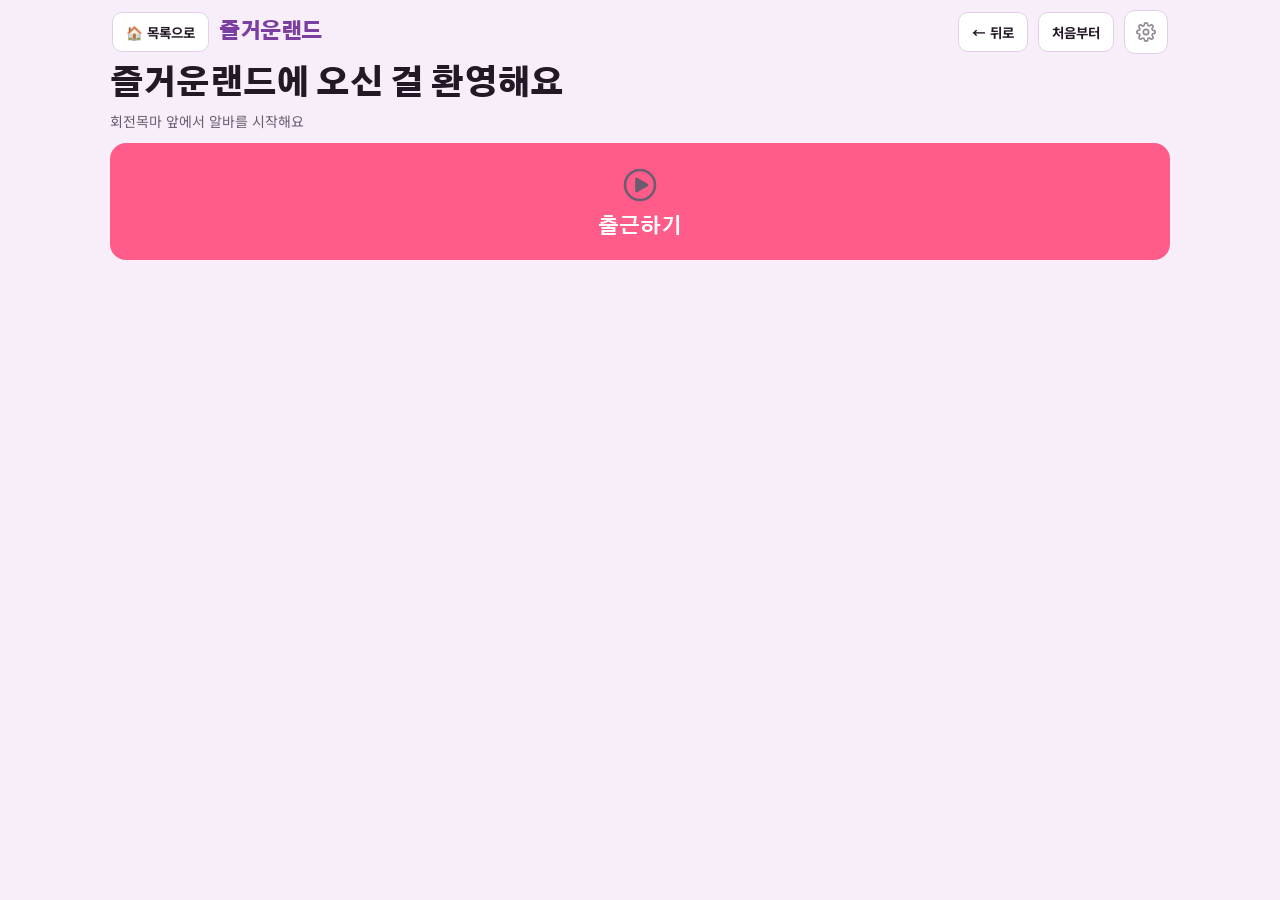
<file: daily-life-skills/job-amusement.html>
<!doctype html>
<html lang="ko">
<head>
<meta charset="utf-8">
<meta name="viewport" content="width=device-width,initial-scale=1,viewport-fit=cover">
<meta name="theme-color" content="#7A3FA0">
<title>즐거운랜드 알바 체험</title>
<link rel="stylesheet" href="https://fonts.googleapis.com/css2?family=Gothic+A1:wght@500;700;900&family=Noto+Sans+KR:wght@400;500;700&display=swap">
<link rel="stylesheet" href="job-common.css">
<style>
:root{
  --bg:#F7EEF9; --surface:#FFFFFF; --surface-2:#FBF3FC; --surface-3:#F0E0F3;
  --fg:#241827; --muted:#6B5C70; --line:#E3CFE8;
  --brand:#7A3FA0; --brand-soft:#ECDBF2; --accent:#FF5C8A; --accent-ink:#FFFFFF;
  --warn:#B4541F;
  --font-d:"Gothic A1","Noto Sans KR",system-ui,sans-serif;
  --font-b:"Noto Sans KR","Gothic A1",system-ui,sans-serif;
  --sc:1;
}
@media (prefers-color-scheme:dark){:root:not([data-theme="light"]){
  --bg:#17121A; --surface:#211A25; --surface-2:#29212E; --surface-3:#342A3A;
  --fg:#F1E8F3; --muted:#B9A6BE; --line:#453A4C;
  --brand:#C48AE0; --brand-soft:#3A2A43; --accent:#FF86A8; --accent-ink:#241109;
  --warn:#FF9A6B; color-scheme:dark;
}}
:root[data-theme="dark"]{
  --bg:#17121A; --surface:#211A25; --surface-2:#29212E; --surface-3:#342A3A;
  --fg:#F1E8F3; --muted:#B9A6BE; --line:#453A4C;
  --brand:#C48AE0; --brand-soft:#3A2A43; --accent:#FF86A8; --accent-ink:#241109;
  --warn:#FF9A6B; color-scheme:dark;
}
</style>
</head>
<body>
<div class="kiosk">
  <div class="bar">
    <a class="ghost" href="index.html" aria-label="일상생활기술 연습 목록으로 돌아가기" title="목록으로">🏠 목록으로</a>
    <div class="brand">즐거운랜드</div>
    <div class="sp"></div>
    <button class="ghost" id="backBtn">← 뒤로</button>
    <button class="ghost" id="homeBtn">처음부터</button>
    <button class="gear" id="gear" aria-label="선생님 설정 — 1초 길게 누르세요">
      <span class="fill" id="gfill"></span>
      <svg viewBox="0 0 24 24" fill="none" stroke="currentColor" stroke-width="2"><circle cx="12" cy="12" r="3.2"/><path d="M19.4 15a1.6 1.6 0 0 0 .3 1.8l.1.1a2 2 0 1 1-2.8 2.8l-.1-.1a1.6 1.6 0 0 0-1.8-.3 1.6 1.6 0 0 0-1 1.5V21a2 2 0 1 1-4 0v-.1A1.6 1.6 0 0 0 9 19.4a1.6 1.6 0 0 0-1.8.3l-.1.1a2 2 0 1 1-2.8-2.8l.1-.1a1.6 1.6 0 0 0 .3-1.8 1.6 1.6 0 0 0-1.5-1H3a2 2 0 1 1 0-4h.1A1.6 1.6 0 0 0 4.6 9a1.6 1.6 0 0 0-.3-1.8l-.1-.1a2 2 0 1 1 2.8-2.8l.1.1a1.6 1.6 0 0 0 1.8.3H9a1.6 1.6 0 0 0 1-1.5V3a2 2 0 1 1 4 0v.1a1.6 1.6 0 0 0 1 1.5 1.6 1.6 0 0 0 1.8-.3l.1-.1a2 2 0 1 1 2.8 2.8l-.1.1a1.6 1.6 0 0 0-.3 1.8V9a1.6 1.6 0 0 0 1.5 1H21a2 2 0 1 1 0 4h-.1a1.6 1.6 0 0 0-1.5 1z"/></svg>
    </button>
  </div>
  <div class="stage" id="stage"></div>
</div>

<div class="toast" id="toast"></div>

<div class="sheet" id="sheet" hidden>
  <div class="box">
    <h2>선생님 설정</h2>
    <p class="lead">학생에 따라 단계를 줄이세요. 바꾸면 처음부터 다시 시작합니다.</p>
    <div class="opt"><span class="t">난이도
      <small>실제처럼 = 손님 3명 모두 응대 (키 제한 판단 포함)</small></span>
      <div class="seg" data-set="level">
        <button data-v="real">실제처럼</button><button data-v="mid">조금 쉽게</button><button data-v="easy">아주 쉽게</button>
      </div>
    </div>
    <div class="opt"><span class="t">글자·버튼 크기</span>
      <div class="seg" data-set="big">
        <button data-v="0">보통</button><button data-v="1">크게</button>
      </div>
    </div>
    <div class="opt"><span class="t">소리로 읽어 주기 <small>질문과 안내를 말해 줍니다</small></span>
      <div class="seg" data-set="speak">
        <button data-v="1">켜기</button><button data-v="0">끄기</button>
      </div>
    </div>
    <div class="opt"><span class="t">스캔 모드
      <small>칸이 하나씩 켜집니다. 스위치·스페이스바로 선택. '아주 쉽게'와 함께 쓰세요</small></span>
      <div class="seg" data-set="scan">
        <button data-v="0">끄기</button><button data-v="3">3초</button><button data-v="5">5초</button><button data-v="8">8초</button>
      </div>
    </div>
    <div class="tally" id="tally"></div>
    <button class="btn go" id="closeSet">닫기</button>
  </div>
</div>

<script src="job-common.js"></script>
<script>
/* ================= 손님 데이터 ================= */
const GUESTS_REAL=[{name:'민지',height:135},{name:'하은',height:108},{name:'준호',height:150}];
const GUESTS_MID =[{name:'민지',height:135},{name:'하은',height:108}];
const GUESTS_EASY=[{name:'민지',height:140}];
const LIMIT=120;
const PAY_PER_GUEST=2000;

function guests(){ return S.level==='easy'?GUESTS_EASY:(S.level==='mid'?GUESTS_MID:GUESTS_REAL); }

/* ================= 상태 ================= */
const S={level:'real',big:0,speak:1,scan:0,done:0};
let view='start', hist=[], gi=0, barLocked=false, ridePhase='go';

const {say,choice,head}=makeUI(S);
const scan=makeScan(S,'stage');

/* ================= 그림 ================= */
const I={
 ticket:'<svg viewBox="0 0 100 100" fill="none" stroke="currentColor" stroke-width="5" stroke-linejoin="round"><path d="M12 30h76v14a8 8 0 0 0 0 12v14H12V56a8 8 0 0 0 0-12z"/><path d="M50 34v6M50 48v6M50 62v6"/></svg>',
 ruler:'<svg viewBox="0 0 100 100" fill="none" stroke="currentColor" stroke-width="5" stroke-linejoin="round"><rect x="30" y="10" width="40" height="80" rx="6"/><path d="M30 25h10M30 40h14M30 55h10M30 70h14"/></svg>',
 ok:'<svg viewBox="0 0 100 100" fill="none" stroke="currentColor" stroke-width="6" stroke-linecap="round" stroke-linejoin="round"><path d="M22 52l18 18 38-42"/></svg>',
 no:'<svg viewBox="0 0 100 100" fill="none" stroke="currentColor" stroke-width="5" stroke-linecap="round"><circle cx="50" cy="50" r="32"/><path d="M28 72L72 28"/></svg>',
 bar:'<svg viewBox="0 0 100 100" fill="none" stroke="currentColor" stroke-width="5" stroke-linejoin="round"><path d="M16 34h68M16 34v8a8 8 0 0 0 8 8h52a8 8 0 0 0 8-8v-8"/><path d="M30 58v20M70 58v20"/></svg>',
 play:'<svg viewBox="0 0 100 100" fill="none" stroke="currentColor" stroke-width="6" stroke-linejoin="round"><circle cx="50" cy="50" r="34"/><path d="M42 36l24 14-24 14z" fill="currentColor"/></svg>',
 wave:'<svg viewBox="0 0 100 100" fill="none" stroke="currentColor" stroke-width="5" stroke-linecap="round" stroke-linejoin="round"><path d="M30 60c0-28 10-42 10-42s4 6 4 16-4 12-4 12 8-2 8 8-6 10-6 10"/><circle cx="50" cy="30" r="10"/><path d="M30 90c6-14 14-20 24-20s20 6 24 18"/></svg>',
 coin:'<svg viewBox="0 0 100 100" fill="none" stroke="currentColor" stroke-width="5" stroke-linejoin="round"><circle cx="50" cy="50" r="38"/><path d="M50 30v40M40 38h14a7 7 0 0 1 0 14H40h16a7 7 0 0 1 0 14H38"/></svg>'
};

/* ================= 이동 ================= */
function goto(v,push){ if(push!==false) hist.push(view); view=v; render(); }
function back(){ if(hist.length){ view=hist.pop(); render(); } }
function reset(){ view='start'; hist=[]; gi=0; barLocked=false; ridePhase='go'; render(); }

function render(){
  scan.stopScan();
  document.documentElement.style.setProperty('--sc',S.big?'1.22':'1');
  const st=document.getElementById('stage'); st.innerHTML='';
  document.getElementById('backBtn').disabled=!hist.length;
  document.getElementById('homeBtn').disabled=(view==='start');
  ({start:scrStart,ticket:scrTicket,height:scrHeight,bar:scrBar,ride:scrRide,done:scrDone})[view](st);
  scan.startScan();
}

/* ---- 0. 출근 ---- */
function scrStart(st){
  sWelcome();
  const w=el('div','sheetwrap'); st.appendChild(w);
  head('즐거운랜드에 오신 걸 환영해요','회전목마 앞에서 알바를 시작해요',w);
  const g=el('div','grid one'); w.appendChild(g);
  g.appendChild(choice({label:'출근하기',pic:I.play,cls:'go',sound:sConfirm,
    act:()=>{ gi=0; goto('ticket'); }}));
}

/* ---- 1. 입장권 확인 ---- */
function scrTicket(st){
  const guest=guests()[gi];
  const w=el('div','sheetwrap'); st.appendChild(w);
  head(guest.name+' 손님이 입장권을 보여줘요','입장권을 확인해 주세요',w);
  const g=el('div','grid one'); w.appendChild(g);
  g.appendChild(choice({label:'입장권 확인하기',pic:I.ticket,cls:'go',sound:sScan,
    act:()=>goto('height')}));
}

/* ---- 2. 키 확인 (안전) ---- */
function scrHeight(st){
  const guest=guests()[gi];
  const w=el('div','sheetwrap'); st.appendChild(w);
  head('키를 확인해요','이 놀이기구는 '+LIMIT+'cm 이상만 탈 수 있어요',w);
  const p=el('div','panel');
  p.innerHTML='<span class="pic" style="width:50px;height:50px;display:inline-block;color:var(--brand)">'+I.ruler+'</span>'+
    '<div class="num">'+guest.height+'cm</div><p>'+guest.name+' 손님의 키예요</p>';
  w.appendChild(p);
  const g=el('div','grid'); w.appendChild(g);
  const ok=guest.height>=LIMIT;
  g.appendChild(choice({label:'태워도 돼요',pic:I.ok,
    act:()=>{
      if(ok){ sConfirm(); toast('맞아요! '+LIMIT+'cm보다 커요'); goto('bar'); }
      else { sError(); toast('다시 한 번 키를 비교해 볼까요?'); }
    }}));
  g.appendChild(choice({label:'아직은 안 돼요',pic:I.no,
    act:()=>{
      if(!ok){ sConfirm(); toast('맞아요, 안전을 위해 다음에 타요'); gi++; (gi<guests().length)?goto('ticket'):goto('done'); }
      else { sError(); toast('다시 한 번 키를 비교해 볼까요?'); }
    }}));
}

/* ---- 3. 안전바 ---- */
function scrBar(st){
  const w=el('div','sheetwrap'); st.appendChild(w);
  head('안전바를 내려주세요','안전바가 잠겨야만 출발할 수 있어요',w);
  const p=el('div','panel');
  p.innerHTML='<span class="pic" style="width:50px;height:50px;display:inline-block;color:var(--brand)">'+I.bar+'</span>'+
    '<p>손님이 자리에 앉았어요</p>';
  w.appendChild(p);
  const g=el('div','grid one'); w.appendChild(g);
  g.appendChild(choice({label:'안전바 내리기',pic:I.bar,cls:'go',sound:sConfirm,
    act:()=>{ barLocked=true; ridePhase='go'; goto('ride'); }}));
}

/* ---- 4. 출발 → 운행 → 안전바 올리기 → 인사 ---- */
function scrRide(st){
  const w=el('div','sheetwrap'); st.appendChild(w);
  if(ridePhase==='go'){
    head('안전바가 잠겼어요. 이제 출발해요!',null,w);
    const g=el('div','grid one'); w.appendChild(g);
    g.appendChild(choice({label:'출발!',pic:I.play,cls:'go',sound:sConfirm,
      act:()=>{
        ridePhase='running'; render();
        setTimeout(()=>{ ridePhase='back'; render(); },1600);
      }}));
  } else if(ridePhase==='running'){
    const p=el('div','panel');
    p.innerHTML='<div class="spin"></div><p class="big">신나게 타는 중이에요</p><p>즐거운 회전목마!</p>';
    w.appendChild(p);
  } else if(ridePhase==='back'){
    head('도착했어요','안전바를 올려주세요',w);
    const g=el('div','grid one'); w.appendChild(g);
    g.appendChild(choice({label:'안전바 올리기',pic:I.bar,act:()=>{
      barLocked=false; ridePhase='bye'; render();
    }}));
  } else {
    head('안녕히 가세요!',null,w);
    const g=el('div','grid one'); w.appendChild(g);
    g.appendChild(choice({label:'인사하기',pic:I.wave,cls:'go',sound:sConfirm,
      act:()=>{ gi++; (gi<guests().length)?goto('ticket'):goto('done'); }}));
  }
}

/* ---- 5. 퇴근 ---- */
function scrDone(st){
  sCheer();
  const w=el('div','sheetwrap'); st.appendChild(w);
  const pay=guests().length*PAY_PER_GUEST;
  const p=el('div','panel');
  p.innerHTML='<p class="big">오늘 알바가 끝났어요!</p>'+
    '<span class="pic" style="width:50px;height:50px;display:inline-block;color:var(--accent)">'+I.coin+'</span>'+
    '<div class="pay">오늘 번 돈 '+pay.toLocaleString('ko-KR')+'원</div>'+
    '<p>손님 '+guests().length+'명을 안전하게 태워 드렸어요</p>';
  w.appendChild(p);
  say('오늘 알바가 끝났어요. 수고하셨어요!');
  const g=el('div','grid'); w.appendChild(g);
  g.appendChild(choice({label:'다시 출근하기',pic:I.play,cls:'go',
    act:()=>{ S.done++; reset(); }}));
  g.appendChild(choice({label:'목록으로',pic:I.no,
    act:()=>{ location.href='index.html'; }}));
}

wireSettingsSheet(S, reset, { scan, tallyLabel:'이번 시간에 끝낸 근무' });
wireNav(S, back, reset, scan);
render();
</script>
</body>
</html>
</file>
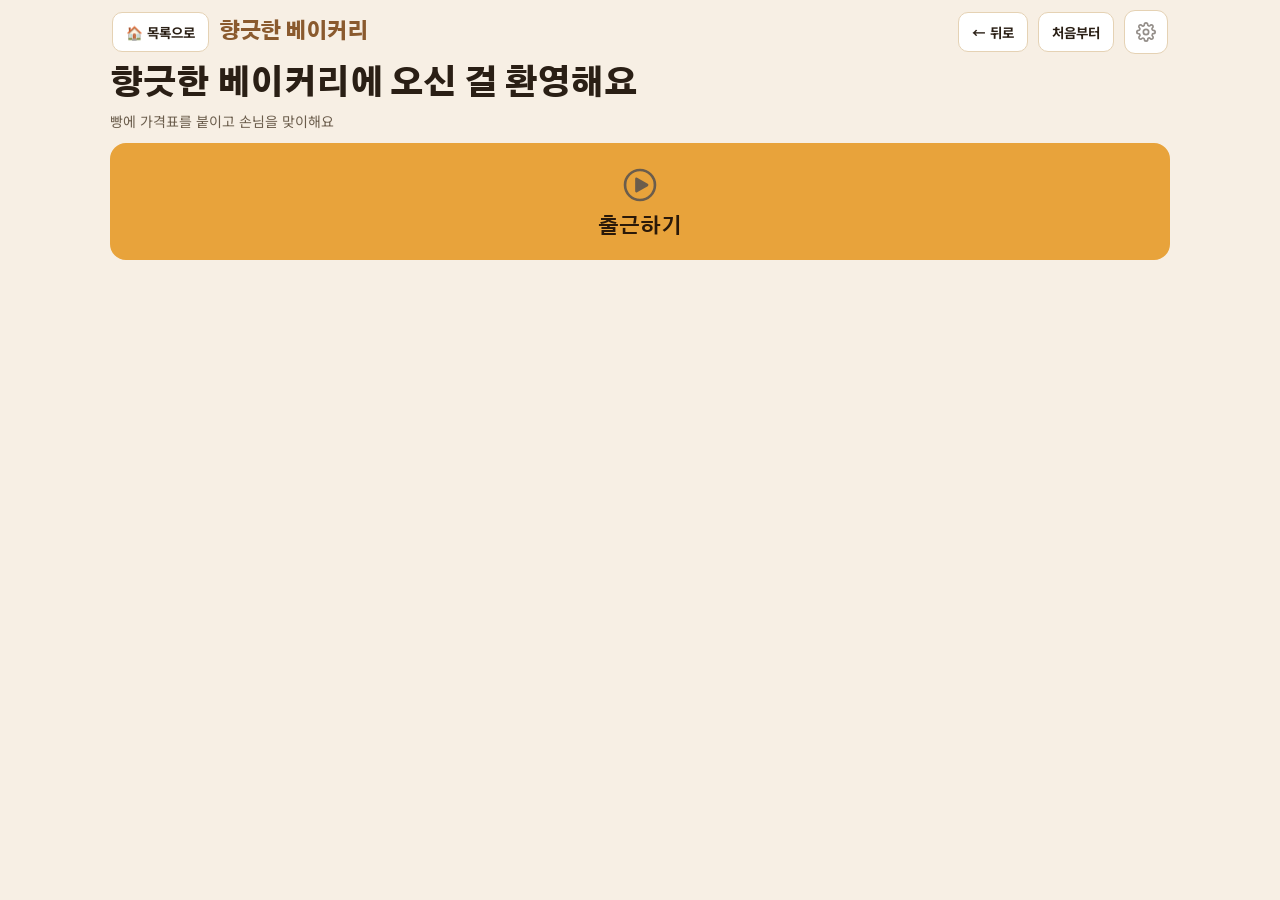
<file: daily-life-skills/job-bakery.html>
<!doctype html>
<html lang="ko">
<head>
<meta charset="utf-8">
<meta name="viewport" content="width=device-width,initial-scale=1,viewport-fit=cover">
<meta name="theme-color" content="#8A5A2E">
<title>향긋한 베이커리 직원 체험</title>
<link rel="stylesheet" href="https://fonts.googleapis.com/css2?family=Gothic+A1:wght@500;700;900&family=Noto+Sans+KR:wght@400;500;700&display=swap">
<link rel="stylesheet" href="job-common.css">
<style>
:root{
  --bg:#F7EFE4; --surface:#FFFFFF; --surface-2:#FCF5EB; --surface-3:#F0E1CB;
  --fg:#2A1F15; --muted:#6B5D4C; --line:#E5D2B4;
  --brand:#8A5A2E; --brand-soft:#F0E0C6; --accent:#E8A33B; --accent-ink:#2A1909;
  --warn:#B4541F;
  --font-d:"Gothic A1","Noto Sans KR",system-ui,sans-serif;
  --font-b:"Noto Sans KR","Gothic A1",system-ui,sans-serif;
  --sc:1;
}
@media (prefers-color-scheme:dark){:root:not([data-theme="light"]){
  --bg:#17120D; --surface:#211A12; --surface-2:#292018; --surface-3:#342920;
  --fg:#F2E8DA; --muted:#BBA98F; --line:#453826;
  --brand:#E0B866; --brand-soft:#3A2D1C; --accent:#F6C271; --accent-ink:#1A1109;
  --warn:#FF9A6B; color-scheme:dark;
}}
:root[data-theme="dark"]{
  --bg:#17120D; --surface:#211A12; --surface-2:#292018; --surface-3:#342920;
  --fg:#F2E8DA; --muted:#BBA98F; --line:#453826;
  --brand:#E0B866; --brand-soft:#3A2D1C; --accent:#F6C271; --accent-ink:#1A1109;
  --warn:#FF9A6B; color-scheme:dark;
}
</style>
</head>
<body>
<div class="kiosk">
  <div class="bar">
    <a class="ghost" href="index.html" aria-label="일상생활기술 연습 목록으로 돌아가기" title="목록으로">🏠 목록으로</a>
    <div class="brand">향긋한 베이커리</div>
    <div class="sp"></div>
    <button class="ghost" id="backBtn">← 뒤로</button>
    <button class="ghost" id="homeBtn">처음부터</button>
    <button class="gear" id="gear" aria-label="선생님 설정 — 1초 길게 누르세요">
      <span class="fill" id="gfill"></span>
      <svg viewBox="0 0 24 24" fill="none" stroke="currentColor" stroke-width="2"><circle cx="12" cy="12" r="3.2"/><path d="M19.4 15a1.6 1.6 0 0 0 .3 1.8l.1.1a2 2 0 1 1-2.8 2.8l-.1-.1a1.6 1.6 0 0 0-1.8-.3 1.6 1.6 0 0 0-1 1.5V21a2 2 0 1 1-4 0v-.1A1.6 1.6 0 0 0 9 19.4a1.6 1.6 0 0 0-1.8.3l-.1.1a2 2 0 1 1-2.8-2.8l.1-.1a1.6 1.6 0 0 0 .3-1.8 1.6 1.6 0 0 0-1.5-1H3a2 2 0 1 1 0-4h.1A1.6 1.6 0 0 0 4.6 9a1.6 1.6 0 0 0-.3-1.8l-.1-.1a2 2 0 1 1 2.8-2.8l.1.1a1.6 1.6 0 0 0 1.8.3H9a1.6 1.6 0 0 0 1-1.5V3a2 2 0 1 1 4 0v.1a1.6 1.6 0 0 0 1 1.5 1.6 1.6 0 0 0 1.8-.3l.1-.1a2 2 0 1 1 2.8 2.8l-.1.1a1.6 1.6 0 0 0-.3 1.8V9a1.6 1.6 0 0 0 1.5 1H21a2 2 0 1 1 0 4h-.1a1.6 1.6 0 0 0-1.5 1z"/></svg>
    </button>
  </div>
  <div class="stage" id="stage"></div>
</div>

<div class="toast" id="toast"></div>

<div class="sheet" id="sheet" hidden>
  <div class="box">
    <h2>선생님 설정</h2>
    <p class="lead">학생에 따라 단계를 줄이세요. 바꾸면 처음부터 다시 시작합니다.</p>
    <div class="opt"><span class="t">난이도
      <small>실제처럼 = 가격표 붙이기 3개 · 손님 응대 · 결제까지</small></span>
      <div class="seg" data-set="level">
        <button data-v="real">실제처럼</button><button data-v="mid">조금 쉽게</button><button data-v="easy">아주 쉽게</button>
      </div>
    </div>
    <div class="opt"><span class="t">글자·버튼 크기</span>
      <div class="seg" data-set="big">
        <button data-v="0">보통</button><button data-v="1">크게</button>
      </div>
    </div>
    <div class="opt"><span class="t">소리로 읽어 주기 <small>질문과 안내를 말해 줍니다</small></span>
      <div class="seg" data-set="speak">
        <button data-v="1">켜기</button><button data-v="0">끄기</button>
      </div>
    </div>
    <div class="opt"><span class="t">스캔 모드
      <small>칸이 하나씩 켜집니다. 스위치·스페이스바로 선택. '아주 쉽게'와 함께 쓰세요</small></span>
      <div class="seg" data-set="scan">
        <button data-v="0">끄기</button><button data-v="3">3초</button><button data-v="5">5초</button><button data-v="8">8초</button>
      </div>
    </div>
    <div class="tally" id="tally"></div>
    <button class="btn go" id="closeSet">닫기</button>
  </div>
</div>

<script src="job-common.js"></script>
<script>
/* ================= 데이터 ================= */
const BREADS=[
 {name:'식빵',price:3500,opts:[3500,2800,4200]},
 {name:'소금빵',price:2800,opts:[2800,3500,2200]},
 {name:'크로플',price:4000,opts:[4000,3000,4500]}
];
function breads(){ return S.level==='easy'?BREADS.slice(0,1):(S.level==='mid'?BREADS.slice(0,2):BREADS); }
function shuffleArr(arr){
  const a=arr.slice();
  for(let i=a.length-1;i>0;i--){ const j=Math.floor(Math.random()*(i+1)); [a[i],a[j]]=[a[j],a[i]]; }
  return a;
}

const PAY_PER_TAG=800, PAY_SERVE=2500;

/* ================= 상태 ================= */
const S={level:'real',big:0,speak:1,scan:0,done:0};
let view='start', hist=[], ti=0, servePhase='pick', orderBread=null, payWay='';

const {say,choice,head}=makeUI(S);
const scan=makeScan(S,'stage');

/* ================= 그림 ================= */
const I={
 bread:'<svg viewBox="0 0 100 100" fill="none" stroke="currentColor" stroke-width="5" stroke-linejoin="round"><path d="M20 55c0-22 14-35 30-35s30 13 30 35c0 14-10 20-30 20s-30-6-30-20z"/><path d="M34 45c2-6 8-10 16-10s14 4 16 10"/></svg>',
 tag:'<svg viewBox="0 0 100 100" fill="none" stroke="currentColor" stroke-width="5" stroke-linejoin="round"><path d="M14 50L50 14h28a8 8 0 0 1 8 8v28L50 86 14 50z"/><circle cx="66" cy="34" r="5"/></svg>',
 tongs:'<svg viewBox="0 0 100 100" fill="none" stroke="currentColor" stroke-width="5" stroke-linecap="round" stroke-linejoin="round"><path d="M35 15L25 85M65 15L75 85"/><path d="M25 85c0-10 10-16 25-16s25 6 25 16"/></svg>',
 bag:'<svg viewBox="0 0 100 100" fill="none" stroke="currentColor" stroke-width="5" stroke-linejoin="round"><path d="M28 34h44l-6 52a6 6 0 0 1-6 5H40a6 6 0 0 1-6-5z"/><path d="M34 34c0-12 7-20 16-20s16 8 16 20"/></svg>',
 wave:'<svg viewBox="0 0 100 100" fill="none" stroke="currentColor" stroke-width="5" stroke-linecap="round" stroke-linejoin="round"><path d="M30 60c0-28 10-42 10-42s4 6 4 16-4 12-4 12 8-2 8 8-6 10-6 10"/><circle cx="50" cy="30" r="10"/><path d="M30 90c6-14 14-20 24-20s20 6 24 18"/></svg>',
 card:'<svg viewBox="0 0 100 100" fill="none" stroke="currentColor" stroke-width="5" stroke-linejoin="round"><rect x="12" y="26" width="76" height="48" rx="7"/><path d="M12 42h76M24 60h16"/></svg>',
 cash:'<svg viewBox="0 0 100 100" fill="none" stroke="currentColor" stroke-width="5" stroke-linejoin="round"><rect x="10" y="28" width="80" height="44" rx="6"/><circle cx="50" cy="50" r="12"/><path d="M24 50h.1M76 50h.1"/></svg>',
 play:'<svg viewBox="0 0 100 100" fill="none" stroke="currentColor" stroke-width="6" stroke-linejoin="round"><circle cx="50" cy="50" r="34"/><path d="M42 36l24 14-24 14z" fill="currentColor"/></svg>',
 none:'<svg viewBox="0 0 100 100" fill="none" stroke="currentColor" stroke-width="5" stroke-linecap="round"><circle cx="50" cy="50" r="32"/><path d="M28 72L72 28"/></svg>',
 coin:'<svg viewBox="0 0 100 100" fill="none" stroke="currentColor" stroke-width="5" stroke-linejoin="round"><circle cx="50" cy="50" r="38"/><path d="M50 30v40M40 38h14a7 7 0 0 1 0 14H40h16a7 7 0 0 1 0 14H38"/></svg>'
};

/* ================= 이동 ================= */
function goto(v,push){ if(push!==false) hist.push(view); view=v; render(); }
function back(){ if(hist.length){ view=hist.pop(); render(); } }
function reset(){ view='start'; hist=[]; ti=0; servePhase='pick'; orderBread=null; payWay=''; render(); }

function render(){
  scan.stopScan();
  document.documentElement.style.setProperty('--sc',S.big?'1.22':'1');
  const st=document.getElementById('stage'); st.innerHTML='';
  document.getElementById('backBtn').disabled=!hist.length;
  document.getElementById('homeBtn').disabled=(view==='start');
  ({start:scrStart,tag:scrTag,serve:scrServe,pay:scrPay,card:scrCard,done:scrDone})[view](st);
  scan.startScan();
}

/* ---- 0. 출근 ---- */
function scrStart(st){
  sWelcome();
  const w=el('div','sheetwrap'); st.appendChild(w);
  head('향긋한 베이커리에 오신 걸 환영해요','빵에 가격표를 붙이고 손님을 맞이해요',w);
  const g=el('div','grid one'); w.appendChild(g);
  g.appendChild(choice({label:'출근하기',pic:I.play,cls:'go',sound:sConfirm,
    act:()=>{ ti=0; goto('tag'); }}));
}

/* ---- 1. 가격표 붙이기 ---- */
function scrTag(st){
  const list=breads();
  if(ti>=list.length){ servePhase='pick'; goto('serve'); return; }
  const b=list[ti];
  const w=el('div','sheetwrap'); st.appendChild(w);
  head(b.name+'의 가격표를 붙여요','맞는 가격을 골라 주세요',w);
  const p=el('div','panel');
  p.innerHTML='<span class="pic" style="width:50px;height:50px;display:inline-block;color:var(--brand)">'+I.bread+'</span>'+
    '<div class="hint">가격표를 '+ti+' / '+list.length+'개 붙였어요</div>';
  w.appendChild(p);
  const g=el('div','grid three'); w.appendChild(g);
  shuffleArr(b.opts).forEach(v=>{
    g.appendChild(choice({label:v.toLocaleString('ko-KR')+'원',pic:I.tag,
      act:()=>{
        if(v===b.price){ sConfirm(); toast(b.name+' 가격표를 붙였어요!'); ti++; render(); }
        else { sError(); toast('가격표를 다시 확인해 볼까요?'); }
      }}));
  });
}

/* ---- 2. 손님 응대 ---- */
function scrServe(st){
  const w=el('div','sheetwrap'); st.appendChild(w);
  if(servePhase==='pick'){
    orderBread=breads()[Math.floor(Math.random()*breads().length)];
    head('손님이 '+orderBread.name+'을(를) 주문했어요',null,w);
    const g=el('div','grid one'); w.appendChild(g);
    g.appendChild(choice({label:'집게로 담기',pic:I.tongs,cls:'go',
      act:()=>{ servePhase='bag'; render(); }}));
  } else if(servePhase==='bag'){
    head('빵을 포장해요',null,w);
    const g=el('div','grid one'); w.appendChild(g);
    g.appendChild(choice({label:'봉투에 담기',pic:I.bag,cls:'go',
      act:()=>{ servePhase='hand'; render(); }}));
  } else {
    head('손님에게 건네 드려요',null,w);
    const g=el('div','grid one'); w.appendChild(g);
    g.appendChild(choice({label:'건네 드리기',pic:I.wave,cls:'go',sound:sConfirm,
      act:()=>goto('pay')}));
  }
}

/* ---- 3. 결제 ---- */
function scrPay(st){
  const w=el('div','sheetwrap'); st.appendChild(w);
  head('결제수단을 골라 주세요','낼 돈 '+orderBread.price.toLocaleString('ko-KR')+'원',w);
  const g=el('div','grid'); w.appendChild(g);
  g.appendChild(choice({label:'신용·체크카드',pic:I.card,pressed:payWay==='카드',act:()=>{payWay='카드';render();}}));
  g.appendChild(choice({label:'현금',pic:I.cash,pressed:payWay==='현금',act:()=>{payWay='현금';render();}}));
  const g2=el('div','grid one'); w.appendChild(g2);
  const nx=choice({label:payWay?'다음 · '+payWay+'로 결제':'결제수단을 먼저 골라 주세요',
    cls:payWay?'go':'', act:()=>{ if(payWay) goto('card'); }});
  if(!payWay) nx.style.opacity='.5';
  g2.appendChild(nx);
}
function scrCard(st){
  const w=el('div','sheetwrap'); st.appendChild(w);
  head(payWay==='카드'?'카드를 넣어 주세요':'직원을 부르고 있어요','낼 돈 '+orderBread.price.toLocaleString('ko-KR')+'원',w);
  const p=el('div','panel');
  p.innerHTML='<div class="slot" id="slot"><span>'+(payWay==='카드'?'여기에 카드를 넣어요':'현금을 확인해요')+'</span><div class="card"></div></div>';
  w.appendChild(p);
  const g=el('div','grid one'); w.appendChild(g);
  g.appendChild(choice({label:payWay==='카드'?'카드 넣기':'결제하기',pic:I.card,cls:'go',sound:sCardIn,
    act:()=>{
      const sl=document.getElementById('slot'); if(sl) sl.classList.add('in');
      p.innerHTML='<div class="spin"></div><p class="big">결제하는 중이에요</p>';
      g.innerHTML='';
      say('결제하는 중이에요');
      setTimeout(()=>{ sCheer(); goto('done'); },1600);
    }}));
}

/* ---- 4. 퇴근 ---- */
function scrDone(st){
  const w=el('div','sheetwrap'); st.appendChild(w);
  const pay=breads().length*PAY_PER_TAG+PAY_SERVE;
  const p=el('div','panel');
  p.innerHTML='<p class="big">오늘 베이커리 알바가 끝났어요!</p>'+
    '<span class="pic" style="width:50px;height:50px;display:inline-block;color:var(--accent)">'+I.coin+'</span>'+
    '<div class="pay">오늘 번 돈 '+pay.toLocaleString('ko-KR')+'원</div>'+
    '<p>가격표 붙이기와 손님 응대를 모두 해냈어요</p>';
  w.appendChild(p);
  say('오늘 알바가 끝났어요. 수고하셨어요!');
  const g=el('div','grid'); w.appendChild(g);
  g.appendChild(choice({label:'다시 출근하기',pic:I.play,cls:'go',
    act:()=>{ S.done++; reset(); }}));
  g.appendChild(choice({label:'목록으로',pic:I.none,
    act:()=>{ location.href='index.html'; }}));
}

wireSettingsSheet(S, reset, { scan, tallyLabel:'이번 시간에 끝낸 근무' });
wireNav(S, back, reset, scan);
render();
</script>
</body>
</html>
</file>
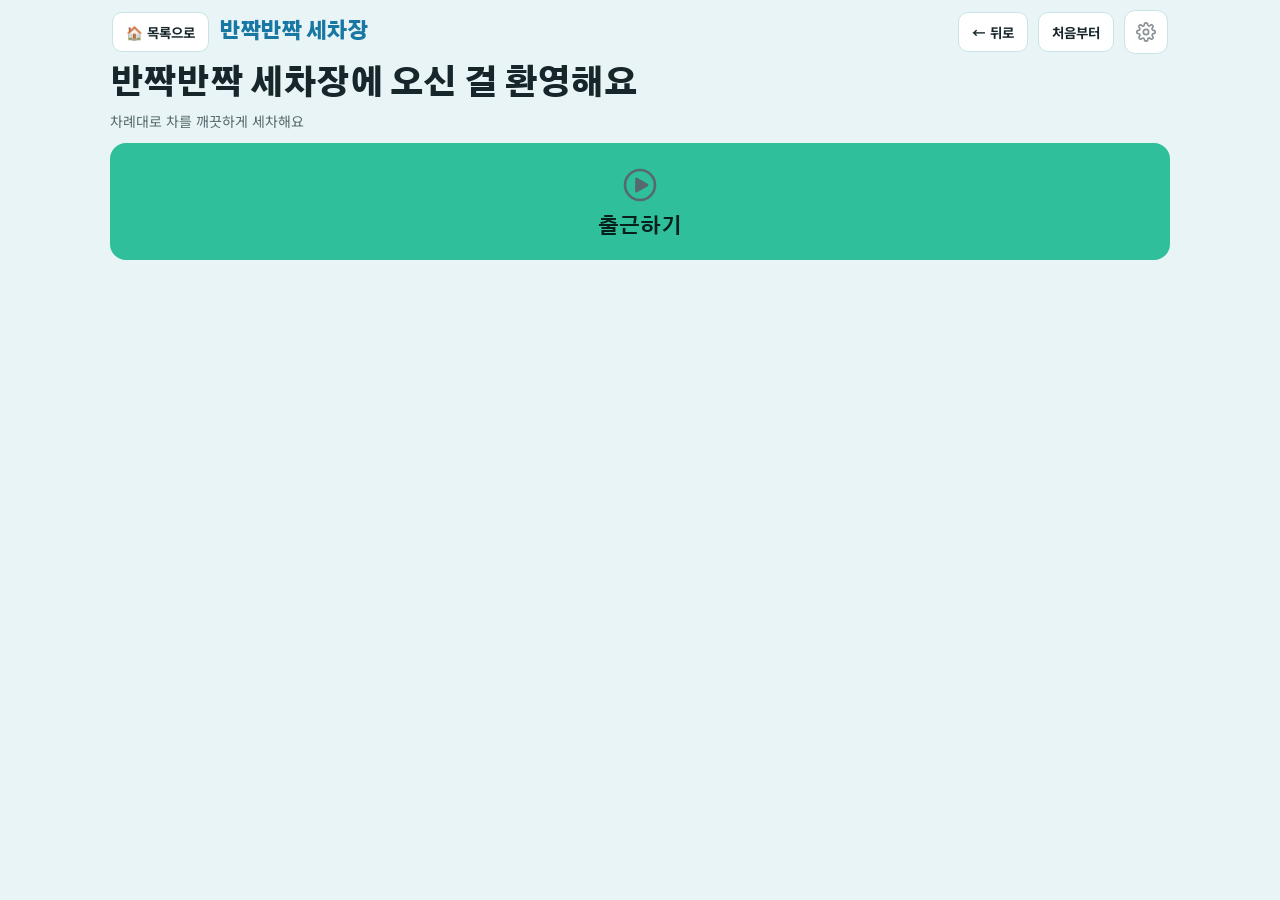
<file: daily-life-skills/job-carwash.html>
<!doctype html>
<html lang="ko">
<head>
<meta charset="utf-8">
<meta name="viewport" content="width=device-width,initial-scale=1,viewport-fit=cover">
<meta name="theme-color" content="#1878A3">
<title>반짝반짝 세차장 직원 체험</title>
<link rel="stylesheet" href="https://fonts.googleapis.com/css2?family=Gothic+A1:wght@500;700;900&family=Noto+Sans+KR:wght@400;500;700&display=swap">
<link rel="stylesheet" href="job-common.css">
<style>
:root{
  --bg:#E9F4F6; --surface:#FFFFFF; --surface-2:#F2FAFB; --surface-3:#DEF0F2;
  --fg:#17262B; --muted:#56696E; --line:#C9E3E7;
  --brand:#1878A3; --brand-soft:#D7ECF3; --accent:#2FBF9A; --accent-ink:#06211B;
  --warn:#B4541F;
  --font-d:"Gothic A1","Noto Sans KR",system-ui,sans-serif;
  --font-b:"Noto Sans KR","Gothic A1",system-ui,sans-serif;
  --sc:1;
}
@media (prefers-color-scheme:dark){:root:not([data-theme="light"]){
  --bg:#0E1618; --surface:#172123; --surface-2:#1E2A2C; --surface-3:#273638;
  --fg:#E6F1F3; --muted:#9BB1B6; --line:#304548;
  --brand:#6FC4E8; --brand-soft:#1C3A42; --accent:#4FE0B8; --accent-ink:#06211B;
  --warn:#FF9A6B; color-scheme:dark;
}}
:root[data-theme="dark"]{
  --bg:#0E1618; --surface:#172123; --surface-2:#1E2A2C; --surface-3:#273638;
  --fg:#E6F1F3; --muted:#9BB1B6; --line:#304548;
  --brand:#6FC4E8; --brand-soft:#1C3A42; --accent:#4FE0B8; --accent-ink:#06211B;
  --warn:#FF9A6B; color-scheme:dark;
}
.steps{display:grid;gap:10px;grid-template-columns:repeat(2,1fr)}
@media (min-width:560px){.steps{grid-template-columns:repeat(3,1fr)}}
.step{background:var(--surface);border:3px solid var(--line);border-radius:14px;
  padding:16px 10px;display:flex;flex-direction:column;align-items:center;gap:6px;
  font-family:var(--font-d);font-weight:700;font-size:calc(14.5px*var(--sc));text-align:center;
  transition:transform .07s,opacity .2s}
.step:active{transform:scale(.96)}
.step .no{width:28px;height:28px;border-radius:50%;background:var(--brand-soft);color:var(--brand);
  display:grid;place-items:center;font-size:calc(13px*var(--sc));font-weight:900}
.step.placed{opacity:.35;pointer-events:none;border-color:var(--brand)}
</style>
</head>
<body>
<div class="kiosk">
  <div class="bar">
    <a class="ghost" href="index.html" aria-label="일상생활기술 연습 목록으로 돌아가기" title="목록으로">🏠 목록으로</a>
    <div class="brand">반짝반짝 세차장</div>
    <div class="sp"></div>
    <button class="ghost" id="backBtn">← 뒤로</button>
    <button class="ghost" id="homeBtn">처음부터</button>
    <button class="gear" id="gear" aria-label="선생님 설정 — 1초 길게 누르세요">
      <span class="fill" id="gfill"></span>
      <svg viewBox="0 0 24 24" fill="none" stroke="currentColor" stroke-width="2"><circle cx="12" cy="12" r="3.2"/><path d="M19.4 15a1.6 1.6 0 0 0 .3 1.8l.1.1a2 2 0 1 1-2.8 2.8l-.1-.1a1.6 1.6 0 0 0-1.8-.3 1.6 1.6 0 0 0-1 1.5V21a2 2 0 1 1-4 0v-.1A1.6 1.6 0 0 0 9 19.4a1.6 1.6 0 0 0-1.8.3l-.1.1a2 2 0 1 1-2.8-2.8l.1-.1a1.6 1.6 0 0 0 .3-1.8 1.6 1.6 0 0 0-1.5-1H3a2 2 0 1 1 0-4h.1A1.6 1.6 0 0 0 4.6 9a1.6 1.6 0 0 0-.3-1.8l-.1-.1a2 2 0 1 1 2.8-2.8l.1.1a1.6 1.6 0 0 0 1.8.3H9a1.6 1.6 0 0 0 1-1.5V3a2 2 0 1 1 4 0v.1a1.6 1.6 0 0 0 1 1.5 1.6 1.6 0 0 0 1.8-.3l.1-.1a2 2 0 1 1 2.8 2.8l-.1.1a1.6 1.6 0 0 0-.3 1.8V9a1.6 1.6 0 0 0 1.5 1H21a2 2 0 1 1 0 4h-.1a1.6 1.6 0 0 0-1.5 1z"/></svg>
    </button>
  </div>
  <div class="stage" id="stage"></div>
</div>

<div class="toast" id="toast"></div>

<div class="sheet" id="sheet" hidden>
  <div class="box">
    <h2>선생님 설정</h2>
    <p class="lead">학생에 따라 단계를 줄이세요. 바꾸면 처음부터 다시 시작합니다.</p>
    <div class="opt"><span class="t">난이도
      <small>실제처럼 = 세차 코스 선택 · 5단계 순서대로 세차 · 결제까지</small></span>
      <div class="seg" data-set="level">
        <button data-v="real">실제처럼</button><button data-v="mid">조금 쉽게</button><button data-v="easy">아주 쉽게</button>
      </div>
    </div>
    <div class="opt"><span class="t">글자·버튼 크기</span>
      <div class="seg" data-set="big">
        <button data-v="0">보통</button><button data-v="1">크게</button>
      </div>
    </div>
    <div class="opt"><span class="t">소리로 읽어 주기 <small>질문과 안내를 말해 줍니다</small></span>
      <div class="seg" data-set="speak">
        <button data-v="1">켜기</button><button data-v="0">끄기</button>
      </div>
    </div>
    <div class="opt"><span class="t">스캔 모드
      <small>칸이 하나씩 켜집니다. 스위치·스페이스바로 선택. '아주 쉽게'와 함께 쓰세요</small></span>
      <div class="seg" data-set="scan">
        <button data-v="0">끄기</button><button data-v="3">3초</button><button data-v="5">5초</button><button data-v="8">8초</button>
      </div>
    </div>
    <div class="tally" id="tally"></div>
    <button class="btn go" id="closeSet">닫기</button>
  </div>
</div>

<script src="job-common.js"></script>
<script>
/* ================= 데이터 ================= */
const COURSES=[{name:'기본세차',price:5000},{name:'왁스세차',price:8000},{name:'광택세차',price:12000}];
const STEPS_REAL=[{t:'물 뿌리기',o:0},{t:'거품 칠하기',o:1},{t:'솔로 문지르기',o:2},{t:'물로 헹구기',o:3},{t:'수건으로 닦기',o:4}];
const STEPS_MID =[{t:'물 뿌리기',o:0},{t:'거품 칠하기',o:1},{t:'물로 헹구기',o:2},{t:'수건으로 닦기',o:3}];
const STEPS_EASY=[{t:'물 뿌리기',o:0},{t:'솔로 문지르기',o:1},{t:'물로 헹구기',o:2}];
function steps(){ return S.level==='easy'?STEPS_EASY:(S.level==='mid'?STEPS_MID:STEPS_REAL); }
function shuffleArr(arr){
  const a=arr.slice();
  for(let i=a.length-1;i>0;i--){ const j=Math.floor(Math.random()*(i+1)); [a[i],a[j]]=[a[j],a[i]]; }
  return a;
}

/* ================= 상태 ================= */
const S={level:'real',big:0,speak:1,scan:0,done:0};
let view='start', hist=[], course=null, placed=[], shuffledSteps=[], payWay='';

const {say,choice,head}=makeUI(S);
const scan=makeScan(S,'stage');

/* ================= 그림 ================= */
const I={
 car:'<svg viewBox="0 0 100 100" fill="none" stroke="currentColor" stroke-width="5" stroke-linejoin="round"><path d="M12 62l8-22a10 10 0 0 1 9-7h42a10 10 0 0 1 9 7l8 22"/><rect x="8" y="62" width="84" height="16" rx="6"/><circle cx="28" cy="78" r="8"/><circle cx="72" cy="78" r="8"/></svg>',
 drop:'<svg viewBox="0 0 100 100" fill="none" stroke="currentColor" stroke-width="5" stroke-linejoin="round"><path d="M50 14c14 20 24 34 24 48a24 24 0 1 1-48 0c0-14 10-28 24-48z"/></svg>',
 key:'<svg viewBox="0 0 100 100" fill="none" stroke="currentColor" stroke-width="5" stroke-linejoin="round"><circle cx="34" cy="50" r="18"/><path d="M50 50h40M78 50v14M90 50v10"/></svg>',
 wave:'<svg viewBox="0 0 100 100" fill="none" stroke="currentColor" stroke-width="5" stroke-linecap="round" stroke-linejoin="round"><path d="M30 60c0-28 10-42 10-42s4 6 4 16-4 12-4 12 8-2 8 8-6 10-6 10"/><circle cx="50" cy="30" r="10"/><path d="M30 90c6-14 14-20 24-20s20 6 24 18"/></svg>',
 card:'<svg viewBox="0 0 100 100" fill="none" stroke="currentColor" stroke-width="5" stroke-linejoin="round"><rect x="12" y="26" width="76" height="48" rx="7"/><path d="M12 42h76M24 60h16"/></svg>',
 cash:'<svg viewBox="0 0 100 100" fill="none" stroke="currentColor" stroke-width="5" stroke-linejoin="round"><rect x="10" y="28" width="80" height="44" rx="6"/><circle cx="50" cy="50" r="12"/><path d="M24 50h.1M76 50h.1"/></svg>',
 play:'<svg viewBox="0 0 100 100" fill="none" stroke="currentColor" stroke-width="6" stroke-linejoin="round"><circle cx="50" cy="50" r="34"/><path d="M42 36l24 14-24 14z" fill="currentColor"/></svg>',
 none:'<svg viewBox="0 0 100 100" fill="none" stroke="currentColor" stroke-width="5" stroke-linecap="round"><circle cx="50" cy="50" r="32"/><path d="M28 72L72 28"/></svg>',
 coin:'<svg viewBox="0 0 100 100" fill="none" stroke="currentColor" stroke-width="5" stroke-linejoin="round"><circle cx="50" cy="50" r="38"/><path d="M50 30v40M40 38h14a7 7 0 0 1 0 14H40h16a7 7 0 0 1 0 14H38"/></svg>'
};

/* ================= 이동 ================= */
function goto(v,push){ if(push!==false) hist.push(view); view=v; render(); }
function back(){ if(hist.length){ view=hist.pop(); render(); } }
function reset(){ view='start'; hist=[]; course=null; placed=[]; shuffledSteps=[]; payWay=''; render(); }

function render(){
  scan.stopScan();
  document.documentElement.style.setProperty('--sc',S.big?'1.22':'1');
  const st=document.getElementById('stage'); st.innerHTML='';
  document.getElementById('backBtn').disabled=!hist.length;
  document.getElementById('homeBtn').disabled=(view==='start');
  ({start:scrStart,guide:scrGuide,course:scrCourse,wash:scrWash,handoff:scrHandoff,
    pay:scrPay,card:scrCard,done:scrDone})[view](st);
  scan.startScan();
}

/* ---- 0. 출근 ---- */
function scrStart(st){
  sWelcome();
  const w=el('div','sheetwrap'); st.appendChild(w);
  head('반짝반짝 세차장에 오신 걸 환영해요','차례대로 차를 깨끗하게 세차해요',w);
  const g=el('div','grid one'); w.appendChild(g);
  g.appendChild(choice({label:'출근하기',pic:I.play,cls:'go',sound:sConfirm,
    act:()=>goto('guide')}));
}

/* ---- 1. 차량 안내 ---- */
function scrGuide(st){
  const w=el('div','sheetwrap'); st.appendChild(w);
  head('손님 차가 들어왔어요','세차 라인 위로 안내해요',w);
  const p=el('div','panel');
  p.innerHTML='<span class="pic" style="width:60px;height:60px;display:inline-block;color:var(--brand)">'+I.car+'</span>';
  w.appendChild(p);
  const g=el('div','grid one'); w.appendChild(g);
  g.appendChild(choice({label:'세차 라인으로 안내하기',pic:I.car,cls:'go',sound:sConfirm,
    act:()=>goto('course')}));
}

/* ---- 2. 코스 선택 ---- */
function scrCourse(st){
  const w=el('div','sheetwrap'); st.appendChild(w);
  head('어떤 세차 코스로 할까요?',null,w);
  const g=el('div','grid'); w.appendChild(g);
  COURSES.forEach(c=>{
    g.appendChild(choice({label:c.name,sub:c.price.toLocaleString('ko-KR')+'원',
      act:()=>{ course=c; placed=[]; shuffledSteps=shuffleArr(steps()); goto('wash'); }}));
  });
}

/* ---- 3. 세차 순서대로 하기 ---- */
function scrWash(st){
  const w=el('div','sheetwrap'); st.appendChild(w);
  head('순서대로 세차해요','처음 하는 일부터 차례로 눌러 보세요',w);
  w.appendChild(el('div','hint','완료 '+placed.length+' / '+steps().length));
  const grid=el('div','steps'); w.appendChild(grid);
  const order=steps().map(s=>s.o).sort((a,b)=>a-b);
  shuffledSteps.forEach(s=>{
    const isPlaced=placed.includes(s.o);
    const card=el('button','step'+(isPlaced?' placed':''));
    card.type='button'; if(!isPlaced) card.dataset.scan='1';
    card.innerHTML='<span class="no">'+(s.o+1)+'</span><span>'+s.t+'</span>';
    if(!isPlaced) card.addEventListener('click',()=>{
      const next=order[placed.length];
      if(s.o===next){ sConfirm(); say(s.t); placed.push(s.o);
        if(placed.length===order.length){
          toast('🚗 세차를 다 마쳤어요!');
          setTimeout(()=>goto('handoff'),700);
        } else render();
      } else { sError(); toast('순서를 다시 생각해 볼까요?'); }
    });
    grid.appendChild(card);
  });
}

/* ---- 4. 열쇠 전달 ---- */
function scrHandoff(st){
  const w=el('div','sheetwrap'); st.appendChild(w);
  head('세차가 끝났어요','열쇠를 돌려드려요',w);
  const p=el('div','panel');
  p.innerHTML='<span class="pic" style="width:50px;height:50px;display:inline-block;color:var(--brand)">'+I.key+'</span>';
  w.appendChild(p);
  const g=el('div','grid one'); w.appendChild(g);
  g.appendChild(choice({label:'열쇠 드리고 인사하기',pic:I.wave,cls:'go',sound:sConfirm,
    act:()=>goto('pay')}));
}

/* ---- 5. 결제 ---- */
function scrPay(st){
  const w=el('div','sheetwrap'); st.appendChild(w);
  head('결제수단을 골라 주세요','낼 돈 '+course.price.toLocaleString('ko-KR')+'원',w);
  const g=el('div','grid'); w.appendChild(g);
  g.appendChild(choice({label:'신용·체크카드',pic:I.card,pressed:payWay==='카드',act:()=>{payWay='카드';render();}}));
  g.appendChild(choice({label:'현금',pic:I.cash,pressed:payWay==='현금',act:()=>{payWay='현금';render();}}));
  const g2=el('div','grid one'); w.appendChild(g2);
  const nx=choice({label:payWay?'다음 · '+payWay+'로 결제':'결제수단을 먼저 골라 주세요',
    cls:payWay?'go':'', act:()=>{ if(payWay) goto('card'); }});
  if(!payWay) nx.style.opacity='.5';
  g2.appendChild(nx);
}
function scrCard(st){
  const w=el('div','sheetwrap'); st.appendChild(w);
  head(payWay==='카드'?'카드를 넣어 주세요':'현금을 받았어요','낼 돈 '+course.price.toLocaleString('ko-KR')+'원',w);
  const p=el('div','panel');
  p.innerHTML='<div class="slot" id="slot"><span>'+(payWay==='카드'?'여기에 카드를 넣어요':'결제를 확인해요')+'</span><div class="card"></div></div>';
  w.appendChild(p);
  const g=el('div','grid one'); w.appendChild(g);
  g.appendChild(choice({label:payWay==='카드'?'카드 넣기':'결제하기',pic:I.card,cls:'go',sound:sCardIn,
    act:()=>{
      const sl=document.getElementById('slot'); if(sl) sl.classList.add('in');
      p.innerHTML='<div class="spin"></div><p class="big">결제하는 중이에요</p>';
      g.innerHTML='';
      say('결제하는 중이에요');
      setTimeout(()=>{ sCheer(); goto('done'); },1600);
    }}));
}

/* ---- 6. 퇴근 ---- */
function scrDone(st){
  const w=el('div','sheetwrap'); st.appendChild(w);
  const p=el('div','panel');
  p.innerHTML='<p class="big">오늘 세차장 알바가 끝났어요!</p>'+
    '<span class="pic" style="width:50px;height:50px;display:inline-block;color:var(--accent)">'+I.coin+'</span>'+
    '<div class="pay">오늘 번 돈 '+course.price.toLocaleString('ko-KR')+'원</div>'+
    '<p>'+course.name+'를 순서대로 깨끗하게 해냈어요</p>';
  w.appendChild(p);
  say('오늘 알바가 끝났어요. 수고하셨어요!');
  const g=el('div','grid'); w.appendChild(g);
  g.appendChild(choice({label:'다시 출근하기',pic:I.play,cls:'go',
    act:()=>{ S.done++; reset(); }}));
  g.appendChild(choice({label:'목록으로',pic:I.none,
    act:()=>{ location.href='index.html'; }}));
}

wireSettingsSheet(S, reset, { scan, tallyLabel:'이번 시간에 끝낸 근무' });
wireNav(S, back, reset, scan);
render();
</script>
</body>
</html>
</file>
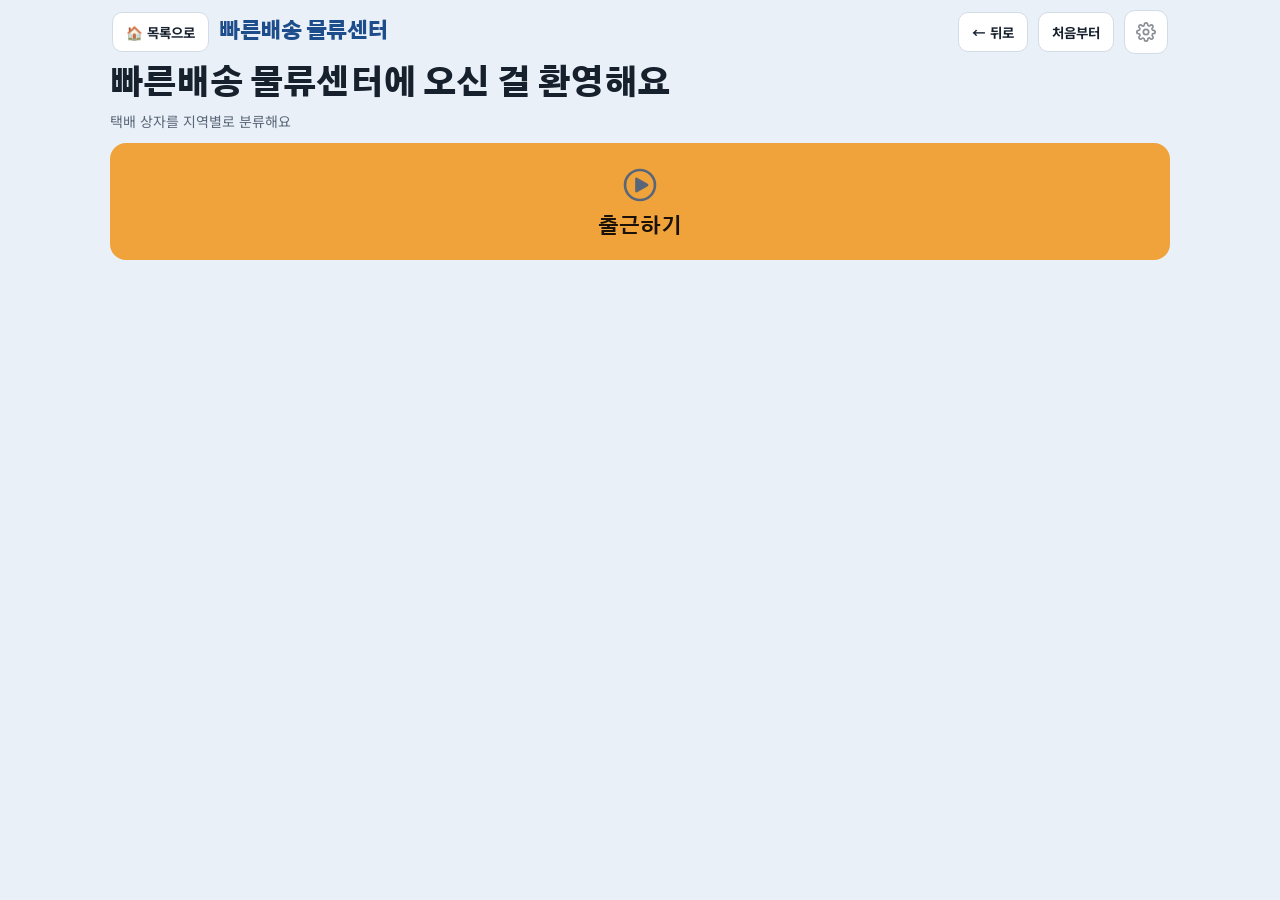
<file: daily-life-skills/job-delivery.html>
<!doctype html>
<html lang="ko">
<head>
<meta charset="utf-8">
<meta name="viewport" content="width=device-width,initial-scale=1,viewport-fit=cover">
<meta name="theme-color" content="#1E4D8C">
<title>빠른배송 물류센터 체험</title>
<link rel="stylesheet" href="https://fonts.googleapis.com/css2?family=Gothic+A1:wght@500;700;900&family=Noto+Sans+KR:wght@400;500;700&display=swap">
<link rel="stylesheet" href="job-common.css">
<style>
:root{
  --bg:#EAF0F7; --surface:#FFFFFF; --surface-2:#F3F7FB; --surface-3:#E2EAF3;
  --fg:#17212E; --muted:#596679; --line:#D2DCE8;
  --brand:#1E4D8C; --brand-soft:#DCE7F6; --accent:#F0A33B; --accent-ink:#1A1109;
  --warn:#B4541F;
  --font-d:"Gothic A1","Noto Sans KR",system-ui,sans-serif;
  --font-b:"Noto Sans KR","Gothic A1",system-ui,sans-serif;
  --sc:1;
}
@media (prefers-color-scheme:dark){:root:not([data-theme="light"]){
  --bg:#0F141B; --surface:#182029; --surface-2:#1F2833; --surface-3:#293442;
  --fg:#E7EDF4; --muted:#9FADBF; --line:#324053;
  --brand:#7DAEF0; --brand-soft:#1E3550; --accent:#F6BF63; --accent-ink:#1A1109;
  --warn:#FF9A6B; color-scheme:dark;
}}
:root[data-theme="dark"]{
  --bg:#0F141B; --surface:#182029; --surface-2:#1F2833; --surface-3:#293442;
  --fg:#E7EDF4; --muted:#9FADBF; --line:#324053;
  --brand:#7DAEF0; --brand-soft:#1E3550; --accent:#F6BF63; --accent-ink:#1A1109;
  --warn:#FF9A6B; color-scheme:dark;
}
.box-stack{display:flex;flex-direction:column;align-items:center;gap:10px}
.parcel{background:var(--surface);border:3px solid var(--line);border-radius:16px;
  padding:18px 22px;display:flex;flex-direction:column;align-items:center;gap:8px;min-width:200px}
.parcel .region{font-family:var(--font-d);font-weight:900;color:var(--brand);
  font-size:calc(22px*var(--sc))}
.bins{display:grid;gap:10px;grid-template-columns:repeat(2,1fr)}
@media (min-width:560px){.bins{grid-template-columns:repeat(4,1fr)}}
.bin{background:var(--surface);border:3px solid var(--line);border-radius:14px;
  padding:16px 8px;display:flex;flex-direction:column;align-items:center;gap:6px;
  font-family:var(--font-d);font-weight:700;font-size:calc(15px*var(--sc))}
.bin .cnt{font-size:calc(12.5px*var(--sc));color:var(--muted);font-weight:500}
</style>
</head>
<body>
<div class="kiosk">
  <div class="bar">
    <a class="ghost" href="index.html" aria-label="일상생활기술 연습 목록으로 돌아가기" title="목록으로">🏠 목록으로</a>
    <div class="brand">빠른배송 물류센터</div>
    <div class="sp"></div>
    <button class="ghost" id="backBtn">← 뒤로</button>
    <button class="ghost" id="homeBtn">처음부터</button>
    <button class="gear" id="gear" aria-label="선생님 설정 — 1초 길게 누르세요">
      <span class="fill" id="gfill"></span>
      <svg viewBox="0 0 24 24" fill="none" stroke="currentColor" stroke-width="2"><circle cx="12" cy="12" r="3.2"/><path d="M19.4 15a1.6 1.6 0 0 0 .3 1.8l.1.1a2 2 0 1 1-2.8 2.8l-.1-.1a1.6 1.6 0 0 0-1.8-.3 1.6 1.6 0 0 0-1 1.5V21a2 2 0 1 1-4 0v-.1A1.6 1.6 0 0 0 9 19.4a1.6 1.6 0 0 0-1.8.3l-.1.1a2 2 0 1 1-2.8-2.8l.1-.1a1.6 1.6 0 0 0 .3-1.8 1.6 1.6 0 0 0-1.5-1H3a2 2 0 1 1 0-4h.1A1.6 1.6 0 0 0 4.6 9a1.6 1.6 0 0 0-.3-1.8l-.1-.1a2 2 0 1 1 2.8-2.8l.1.1a1.6 1.6 0 0 0 1.8.3H9a1.6 1.6 0 0 0 1-1.5V3a2 2 0 1 1 4 0v.1a1.6 1.6 0 0 0 1 1.5 1.6 1.6 0 0 0 1.8-.3l.1-.1a2 2 0 1 1 2.8 2.8l-.1.1a1.6 1.6 0 0 0-.3 1.8V9a1.6 1.6 0 0 0 1.5 1H21a2 2 0 1 1 0 4h-.1a1.6 1.6 0 0 0-1.5 1z"/></svg>
    </button>
  </div>
  <div class="stage" id="stage"></div>
</div>

<div class="toast" id="toast"></div>

<div class="sheet" id="sheet" hidden>
  <div class="box">
    <h2>선생님 설정</h2>
    <p class="lead">학생에 따라 단계를 줄이세요. 바꾸면 처음부터 다시 시작합니다.</p>
    <div class="opt"><span class="t">난이도
      <small>실제처럼 = 택배 8개를 4개 지역으로 분류</small></span>
      <div class="seg" data-set="level">
        <button data-v="real">실제처럼</button><button data-v="mid">조금 쉽게</button><button data-v="easy">아주 쉽게</button>
      </div>
    </div>
    <div class="opt"><span class="t">글자·버튼 크기</span>
      <div class="seg" data-set="big">
        <button data-v="0">보통</button><button data-v="1">크게</button>
      </div>
    </div>
    <div class="opt"><span class="t">소리로 읽어 주기 <small>질문과 안내를 말해 줍니다</small></span>
      <div class="seg" data-set="speak">
        <button data-v="1">켜기</button><button data-v="0">끄기</button>
      </div>
    </div>
    <div class="opt"><span class="t">스캔 모드
      <small>칸이 하나씩 켜집니다. 스위치·스페이스바로 선택. '아주 쉽게'와 함께 쓰세요</small></span>
      <div class="seg" data-set="scan">
        <button data-v="0">끄기</button><button data-v="3">3초</button><button data-v="5">5초</button><button data-v="8">8초</button>
      </div>
    </div>
    <div class="tally" id="tally"></div>
    <button class="btn go" id="closeSet">닫기</button>
  </div>
</div>

<script src="job-common.js"></script>
<script>
/* ================= 데이터 ================= */
const REGIONS=['서울','경기','부산','대구'];
function regions(){ return S.level==='easy' ? REGIONS.slice(0,2) : REGIONS; }

function makeParcels(n,regs){
  const arr=[];
  for(let i=0;i<n;i++) arr.push({ no: 1001+i, region: regs[i%regs.length] });
  // 지역이 뒤섞여 보이도록 순서를 조금 섞어요
  for(let i=arr.length-1;i>0;i--){ const j=Math.floor(Math.random()*(i+1)); [arr[i],arr[j]]=[arr[j],arr[i]]; }
  return arr;
}
function parcelCount(){ return S.level==='easy'?4:(S.level==='mid'?6:8); }

const PAY_PER_PARCEL=700;

/* ================= 상태 ================= */
const S={level:'real',big:0,speak:1,scan:0,done:0};
let view='start', hist=[], parcels=[], pi=0, sortedCount=0, wrong=0;

const {say,choice,head}=makeUI(S);
const scan=makeScan(S,'stage');

/* ================= 그림 ================= */
const I={
 box:'<svg viewBox="0 0 100 100" fill="none" stroke="currentColor" stroke-width="5" stroke-linejoin="round"><path d="M50 16l36 20v32L50 88 14 68V36z"/><path d="M14 36l36 20 36-20M50 56v32"/></svg>',
 play:'<svg viewBox="0 0 100 100" fill="none" stroke="currentColor" stroke-width="6" stroke-linejoin="round"><circle cx="50" cy="50" r="34"/><path d="M42 36l24 14-24 14z" fill="currentColor"/></svg>',
 none:'<svg viewBox="0 0 100 100" fill="none" stroke="currentColor" stroke-width="5" stroke-linecap="round"><circle cx="50" cy="50" r="32"/><path d="M28 72L72 28"/></svg>',
 coin:'<svg viewBox="0 0 100 100" fill="none" stroke="currentColor" stroke-width="5" stroke-linejoin="round"><circle cx="50" cy="50" r="38"/><path d="M50 30v40M40 38h14a7 7 0 0 1 0 14H40h16a7 7 0 0 1 0 14H38"/></svg>'
};

/* ================= 이동 ================= */
function goto(v,push){ if(push!==false) hist.push(view); view=v; render(); }
function back(){ if(hist.length){ view=hist.pop(); render(); } }
function reset(){ view='start'; hist=[]; parcels=[]; pi=0; sortedCount=0; wrong=0; render(); }

function render(){
  scan.stopScan();
  document.documentElement.style.setProperty('--sc',S.big?'1.22':'1');
  const st=document.getElementById('stage'); st.innerHTML='';
  document.getElementById('backBtn').disabled=!hist.length;
  document.getElementById('homeBtn').disabled=(view==='start');
  ({start:scrStart,sort:scrSort,done:scrDone})[view](st);
  scan.startScan();
}

/* ---- 0. 출근 ---- */
function scrStart(st){
  sWelcome();
  const w=el('div','sheetwrap'); st.appendChild(w);
  head('빠른배송 물류센터에 오신 걸 환영해요','택배 상자를 지역별로 분류해요',w);
  const g=el('div','grid one'); w.appendChild(g);
  g.appendChild(choice({label:'출근하기',pic:I.play,cls:'go',sound:sConfirm,
    act:()=>{ parcels=makeParcels(parcelCount(),regions()); pi=0; sortedCount=0; wrong=0; goto('sort'); }}));
}

/* ---- 1. 분류 작업 ---- */
function scrSort(st){
  const w=el('div','sheetwrap'); st.appendChild(w);
  if(pi>=parcels.length){ goto('done'); return; }
  const p=parcels[pi];
  head('이 택배는 어느 지역으로 가야 할까요?','상자에 적힌 지역을 보고 맞는 칸에 넣어요',w);

  const stack=el('div','box-stack'); w.appendChild(stack);
  const box=el('div','parcel');
  box.innerHTML='<span class="pic" style="width:44px;height:44px;display:inline-block;color:var(--brand)">'+I.box+'</span>'+
    '<div class="region">'+p.region+'</div><div style="color:var(--muted);font-size:13px">송장번호 '+p.no+'</div>';
  stack.appendChild(box);
  stack.appendChild(el('div','hint','분류한 택배 '+sortedCount+' / '+parcels.length));

  const bins=el('div','bins'); w.appendChild(bins);
  regions().forEach(r=>{
    const b=el('button','bin'); b.type='button'; b.dataset.scan='1';
    b.innerHTML='<span>'+r+'</span><span class="cnt">분류함</span>';
    b.addEventListener('click',()=>{
      if(r===p.region){ sScan(); sortedCount++; pi++; render(); }
      else { sError(); wrong++; toast('상자에 적힌 지역을 다시 확인해 보세요'); }
    });
    bins.appendChild(b);
  });
}

/* ---- 2. 퇴근 ---- */
function scrDone(st){
  sCheer();
  const w=el('div','sheetwrap'); st.appendChild(w);
  const pay=parcels.length*PAY_PER_PARCEL;
  const p=el('div','panel');
  p.innerHTML='<p class="big">오늘 분류 작업이 끝났어요!</p>'+
    '<span class="pic" style="width:50px;height:50px;display:inline-block;color:var(--accent)">'+I.coin+'</span>'+
    '<div class="pay">오늘 번 돈 '+pay.toLocaleString('ko-KR')+'원</div>'+
    '<p>택배 '+parcels.length+'개를 지역별로 분류했어요</p>';
  w.appendChild(p);
  say('오늘 분류 작업이 끝났어요. 수고하셨어요!');
  const g=el('div','grid'); w.appendChild(g);
  g.appendChild(choice({label:'다시 출근하기',pic:I.play,cls:'go',
    act:()=>{ S.done++; reset(); }}));
  g.appendChild(choice({label:'목록으로',pic:I.none,
    act:()=>{ location.href='index.html'; }}));
}

wireSettingsSheet(S, reset, { scan, tallyLabel:'이번 시간에 끝낸 근무' });
wireNav(S, back, reset, scan);
render();
</script>
</body>
</html>
</file>
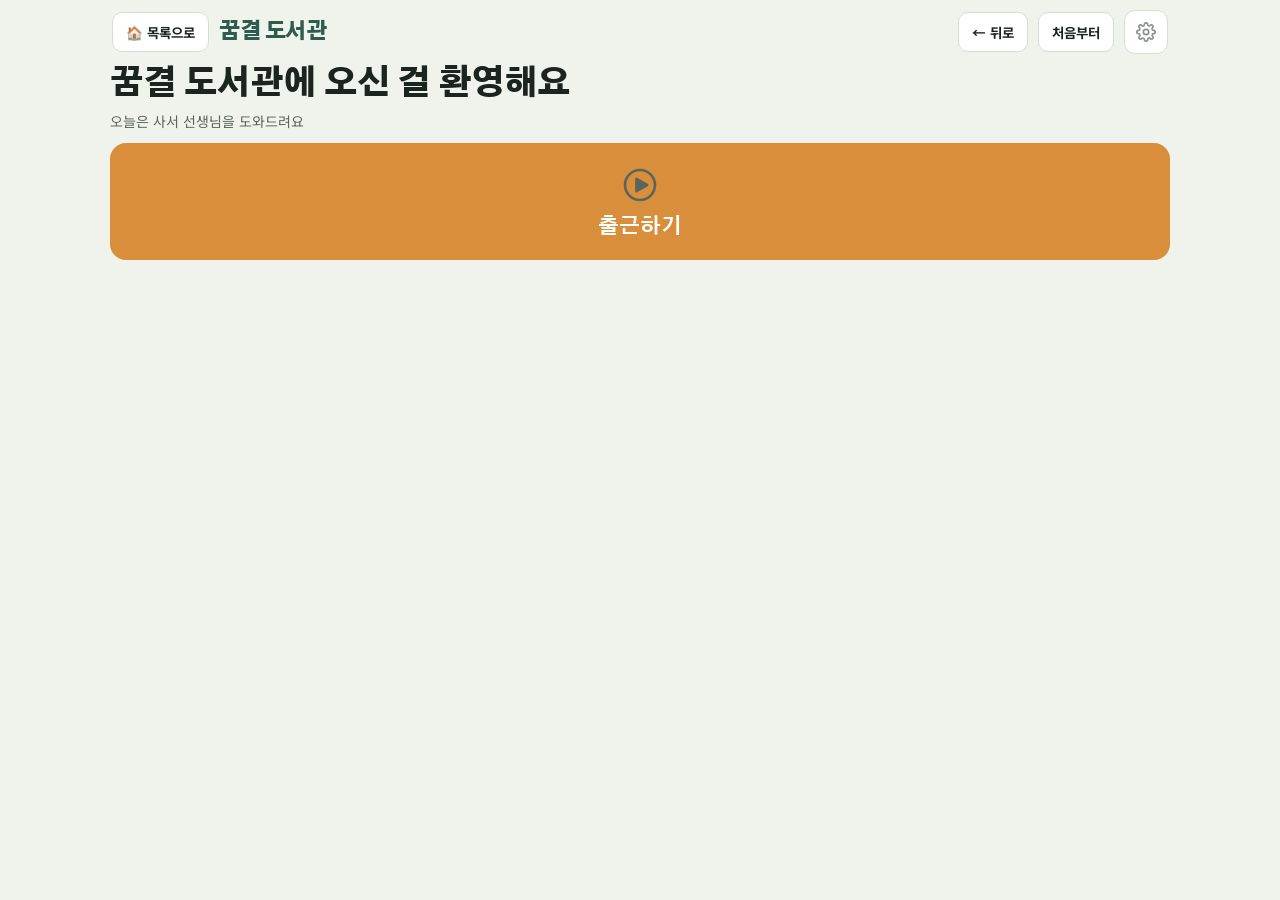
<file: daily-life-skills/job-library.html>
<!doctype html>
<html lang="ko">
<head>
<meta charset="utf-8">
<meta name="viewport" content="width=device-width,initial-scale=1,viewport-fit=cover">
<meta name="theme-color" content="#2E5C4F">
<title>꿈결 도서관 사서보조 체험</title>
<link rel="stylesheet" href="https://fonts.googleapis.com/css2?family=Gothic+A1:wght@500;700;900&family=Noto+Sans+KR:wght@400;500;700&display=swap">
<link rel="stylesheet" href="job-common.css">
<style>
:root{
  --bg:#EFF3EC; --surface:#FFFFFF; --surface-2:#F6F8F4; --surface-3:#E7ECE3;
  --fg:#1C241F; --muted:#5B655D; --line:#D6DED2;
  --brand:#2E5C4F; --brand-soft:#DCEAE3; --accent:#D98E3B; --accent-ink:#FFFFFF;
  --warn:#B4541F;
  --font-d:"Gothic A1","Noto Sans KR",system-ui,sans-serif;
  --font-b:"Noto Sans KR","Gothic A1",system-ui,sans-serif;
  --sc:1;
}
@media (prefers-color-scheme:dark){:root:not([data-theme="light"]){
  --bg:#121713; --surface:#1B211C; --surface-2:#222922; --surface-3:#2C342C;
  --fg:#E9EFE8; --muted:#A3AFA2; --line:#36402F;
  --brand:#6FBFA2; --brand-soft:#1E3A30; --accent:#F0A94E; --accent-ink:#1A1109;
  --warn:#FF9A6B; color-scheme:dark;
}}
:root[data-theme="dark"]{
  --bg:#121713; --surface:#1B211C; --surface-2:#222922; --surface-3:#2C342C;
  --fg:#E9EFE8; --muted:#A3AFA2; --line:#36402F;
  --brand:#6FBFA2; --brand-soft:#1E3A30; --accent:#F0A94E; --accent-ink:#1A1109;
  --warn:#FF9A6B; color-scheme:dark;
}
.shelf{display:grid;gap:10px;grid-template-columns:repeat(auto-fill,minmax(calc(130px*var(--sc)),1fr))}
.book{background:var(--surface);border:3px solid var(--line);border-radius:14px;padding:14px 10px;
  display:flex;flex-direction:column;align-items:center;gap:6px;text-align:center;
  font-family:var(--font-d);font-weight:700;font-size:calc(14px*var(--sc));transition:transform .07s,opacity .2s}
.book:active{transform:scale(.96)}
.book .cn{font-family:ui-monospace,monospace;font-weight:900;color:var(--brand);font-size:calc(18px*var(--sc))}
.book.placed{opacity:.35;pointer-events:none;border-color:var(--brand)}
</style>
</head>
<body>
<div class="kiosk">
  <div class="bar">
    <a class="ghost" href="index.html" aria-label="일상생활기술 연습 목록으로 돌아가기" title="목록으로">🏠 목록으로</a>
    <div class="brand">꿈결 도서관</div>
    <div class="sp"></div>
    <button class="ghost" id="backBtn">← 뒤로</button>
    <button class="ghost" id="homeBtn">처음부터</button>
    <button class="gear" id="gear" aria-label="선생님 설정 — 1초 길게 누르세요">
      <span class="fill" id="gfill"></span>
      <svg viewBox="0 0 24 24" fill="none" stroke="currentColor" stroke-width="2"><circle cx="12" cy="12" r="3.2"/><path d="M19.4 15a1.6 1.6 0 0 0 .3 1.8l.1.1a2 2 0 1 1-2.8 2.8l-.1-.1a1.6 1.6 0 0 0-1.8-.3 1.6 1.6 0 0 0-1 1.5V21a2 2 0 1 1-4 0v-.1A1.6 1.6 0 0 0 9 19.4a1.6 1.6 0 0 0-1.8.3l-.1.1a2 2 0 1 1-2.8-2.8l.1-.1a1.6 1.6 0 0 0 .3-1.8 1.6 1.6 0 0 0-1.5-1H3a2 2 0 1 1 0-4h.1A1.6 1.6 0 0 0 4.6 9a1.6 1.6 0 0 0-.3-1.8l-.1-.1a2 2 0 1 1 2.8-2.8l.1.1a1.6 1.6 0 0 0 1.8.3H9a1.6 1.6 0 0 0 1-1.5V3a2 2 0 1 1 4 0v.1a1.6 1.6 0 0 0 1 1.5 1.6 1.6 0 0 0 1.8-.3l.1-.1a2 2 0 1 1 2.8 2.8l-.1.1a1.6 1.6 0 0 0-.3 1.8V9a1.6 1.6 0 0 0 1.5 1H21a2 2 0 1 1 0 4h-.1a1.6 1.6 0 0 0-1.5 1z"/></svg>
    </button>
  </div>
  <div class="stage" id="stage"></div>
</div>

<div class="toast" id="toast"></div>

<div class="sheet" id="sheet" hidden>
  <div class="box">
    <h2>선생님 설정</h2>
    <p class="lead">학생에 따라 단계를 줄이세요. 바꾸면 처음부터 다시 시작합니다.</p>
    <div class="opt"><span class="t">난이도
      <small>실제처럼 = 대출 2명 · 책 정리 4권 · 안내 질문까지</small></span>
      <div class="seg" data-set="level">
        <button data-v="real">실제처럼</button><button data-v="mid">조금 쉽게</button><button data-v="easy">아주 쉽게</button>
      </div>
    </div>
    <div class="opt"><span class="t">글자·버튼 크기</span>
      <div class="seg" data-set="big">
        <button data-v="0">보통</button><button data-v="1">크게</button>
      </div>
    </div>
    <div class="opt"><span class="t">소리로 읽어 주기 <small>질문과 안내를 말해 줍니다</small></span>
      <div class="seg" data-set="speak">
        <button data-v="1">켜기</button><button data-v="0">끄기</button>
      </div>
    </div>
    <div class="opt"><span class="t">스캔 모드
      <small>칸이 하나씩 켜집니다. 스위치·스페이스바로 선택. '아주 쉽게'와 함께 쓰세요</small></span>
      <div class="seg" data-set="scan">
        <button data-v="0">끄기</button><button data-v="3">3초</button><button data-v="5">5초</button><button data-v="8">8초</button>
      </div>
    </div>
    <div class="tally" id="tally"></div>
    <button class="btn go" id="closeSet">닫기</button>
  </div>
</div>

<script src="job-common.js"></script>
<script>
/* ================= 데이터 ================= */
const BORROW_REAL=['민지','하은'];
const BORROW_EASY=['민지'];
function borrowers(){ return S.level==='easy'?BORROW_EASY:BORROW_REAL; }

const SHELF_REAL=[{t:'내 친구 로봇',n:88},{t:'소방차 출동',n:102},{t:'공룡 탐험',n:215},{t:'바다 이야기',n:340}];
const SHELF_MID =[{t:'내 친구 로봇',n:88},{t:'소방차 출동',n:102},{t:'공룡 탐험',n:215}];
const SHELF_EASY=[{t:'내 친구 로봇',n:88},{t:'소방차 출동',n:102}];
function shelfBooks(){ return S.level==='easy'?SHELF_EASY:(S.level==='mid'?SHELF_MID:SHELF_REAL); }

const PAY_PER_TASK=1500;

/* ================= 상태 ================= */
const S={level:'real',big:0,speak:1,scan:0,done:0};
let view='start', hist=[], bi=0, placed=[], shuffled=[];

const {say,choice,head}=makeUI(S);
const scan=makeScan(S,'stage');

/* ================= 그림 ================= */
const I={
 book:'<svg viewBox="0 0 100 100" fill="none" stroke="currentColor" stroke-width="5" stroke-linejoin="round"><path d="M50 28c-8-8-20-10-32-9v52c12-1 24 1 32 9 8-8 20-10 32-9V19c-12-1-24 1-32 9z"/><path d="M50 28v52"/></svg>',
 stamp:'<svg viewBox="0 0 100 100" fill="none" stroke="currentColor" stroke-width="5" stroke-linejoin="round"><rect x="26" y="20" width="48" height="30" rx="6"/><path d="M38 50v14M62 50v14"/><rect x="22" y="64" width="56" height="20" rx="5"/></svg>',
 shelf:'<svg viewBox="0 0 100 100" fill="none" stroke="currentColor" stroke-width="5" stroke-linejoin="round"><rect x="12" y="14" width="76" height="72" rx="4"/><path d="M12 38h76M12 62h76"/></svg>',
 ask:'<svg viewBox="0 0 100 100" fill="none" stroke="currentColor" stroke-width="5" stroke-linecap="round" stroke-linejoin="round"><path d="M50 65a26 26 0 1 1 18-7l6 14-16-5a26 26 0 0 1-8 1z"/><path d="M50 40v8M50 54h.1"/></svg>',
 play:'<svg viewBox="0 0 100 100" fill="none" stroke="currentColor" stroke-width="6" stroke-linejoin="round"><circle cx="50" cy="50" r="34"/><path d="M42 36l24 14-24 14z" fill="currentColor"/></svg>',
 none:'<svg viewBox="0 0 100 100" fill="none" stroke="currentColor" stroke-width="5" stroke-linecap="round"><circle cx="50" cy="50" r="32"/><path d="M28 72L72 28"/></svg>',
 coin:'<svg viewBox="0 0 100 100" fill="none" stroke="currentColor" stroke-width="5" stroke-linejoin="round"><circle cx="50" cy="50" r="38"/><path d="M50 30v40M40 38h14a7 7 0 0 1 0 14H40h16a7 7 0 0 1 0 14H38"/></svg>'
};

/* ================= 이동 ================= */
function goto(v,push){ if(push!==false) hist.push(view); view=v; render(); }
function back(){ if(hist.length){ view=hist.pop(); render(); } }
function reset(){ view='start'; hist=[]; bi=0; placed=[]; shuffled=[]; render(); }

function render(){
  scan.stopScan();
  document.documentElement.style.setProperty('--sc',S.big?'1.22':'1');
  const st=document.getElementById('stage'); st.innerHTML='';
  document.getElementById('backBtn').disabled=!hist.length;
  document.getElementById('homeBtn').disabled=(view==='start');
  ({start:scrStart,borrow:scrBorrow,shelf:scrShelf,ask:scrAsk,done:scrDone})[view](st);
  scan.startScan();
}

/* ---- 0. 출근 ---- */
function scrStart(st){
  sWelcome();
  const w=el('div','sheetwrap'); st.appendChild(w);
  head('꿈결 도서관에 오신 걸 환영해요','오늘은 사서 선생님을 도와드려요',w);
  const g=el('div','grid one'); w.appendChild(g);
  g.appendChild(choice({label:'출근하기',pic:I.play,cls:'go',sound:sConfirm,
    act:()=>{ bi=0; goto('borrow'); }}));
}

/* ---- 1. 대출 처리 ---- */
function scrBorrow(st){
  const name=borrowers()[bi];
  const w=el('div','sheetwrap'); st.appendChild(w);
  head(name+' 손님이 책을 빌리러 왔어요','책 뒤의 바코드를 찍어 주세요',w);
  const g=el('div','grid one'); w.appendChild(g);
  g.appendChild(choice({label:'바코드 찍기',pic:I.stamp,cls:'go',sound:sScan,
    act:()=>{
      toast('📖 대출됐어요! 2주 뒤에 반납해요');
      bi++;
      if(bi<borrowers().length) render();
      else { shuffled=shuffleArr(shelfBooks()); placed=[]; goto('shelf'); }
    }}));
}
function shuffleArr(arr){
  const a=arr.slice();
  for(let i=a.length-1;i>0;i--){ const j=Math.floor(Math.random()*(i+1)); [a[i],a[j]]=[a[j],a[i]]; }
  return a;
}

/* ---- 2. 책 정리 (청구번호 순서) ---- */
function scrShelf(st){
  const w=el('div','sheetwrap'); st.appendChild(w);
  head('반납된 책을 번호 순서대로 꽂아요','작은 번호부터 차례로 눌러 보세요',w);
  const grid=el('div','shelf'); w.appendChild(grid);
  const sortedNums=shelfBooks().map(b=>b.n).sort((a,b)=>a-b);
  shuffled.forEach(b=>{
    const isPlaced=placed.includes(b.n);
    const card=el('button','book'+(isPlaced?' placed':''));
    card.type='button'; if(!isPlaced) card.dataset.scan='1';
    card.innerHTML='<span class="cn">'+b.n+'</span><span>'+b.t+'</span>';
    if(!isPlaced) card.addEventListener('click',()=>{
      const next=sortedNums[placed.length];
      if(b.n===next){ sConfirm(); say(b.t); placed.push(b.n);
        if(placed.length===sortedNums.length){
          toast('📚 책장 정리를 다 했어요!');
          setTimeout(()=>goto('ask'),700);
        } else render();
      } else { sError(); toast('더 작은 번호부터 꽂아야 해요'); }
    });
    grid.appendChild(card);
  });
}

/* ---- 3. 안내하기 ---- */
function scrAsk(st){
  const w=el('div','sheetwrap'); st.appendChild(w);
  head('손님이 물어봐요: "공룡 책은 어디 있어요?"',null,w);
  const p=el('div','panel');
  p.innerHTML='<span class="pic" style="width:50px;height:50px;display:inline-block;color:var(--brand)">'+I.ask+'</span>';
  w.appendChild(p);
  const g=el('div','grid'); w.appendChild(g);
  g.appendChild(choice({label:'책장으로 안내해 드려요',pic:I.shelf,cls:'go',
    act:()=>{ sConfirm(); toast('친절하게 안내했어요!'); goto('done'); }}));
  g.appendChild(choice({label:'모르겠다고 하고 가요',pic:I.none,
    act:()=>{ sError(); toast('손님이 곤란해해요. 다시 생각해 볼까요?'); }}));
}

/* ---- 4. 퇴근 ---- */
function scrDone(st){
  sCheer();
  const w=el('div','sheetwrap'); st.appendChild(w);
  const tasks=borrowers().length+1+1;
  const pay=tasks*PAY_PER_TASK;
  const p=el('div','panel');
  p.innerHTML='<p class="big">오늘 사서보조 알바가 끝났어요!</p>'+
    '<span class="pic" style="width:50px;height:50px;display:inline-block;color:var(--accent)">'+I.coin+'</span>'+
    '<div class="pay">오늘 번 돈 '+pay.toLocaleString('ko-KR')+'원</div>'+
    '<p>대출 도와주기 · 책 정리하기 · 안내하기, 모두 해냈어요</p>';
  w.appendChild(p);
  say('오늘 알바가 끝났어요. 수고하셨어요!');
  const g=el('div','grid'); w.appendChild(g);
  g.appendChild(choice({label:'다시 출근하기',pic:I.play,cls:'go',
    act:()=>{ S.done++; reset(); }}));
  g.appendChild(choice({label:'목록으로',pic:I.none,
    act:()=>{ location.href='index.html'; }}));
}

wireSettingsSheet(S, reset, { scan, tallyLabel:'이번 시간에 끝낸 근무' });
wireNav(S, back, reset, scan);
render();
</script>
</body>
</html>
</file>
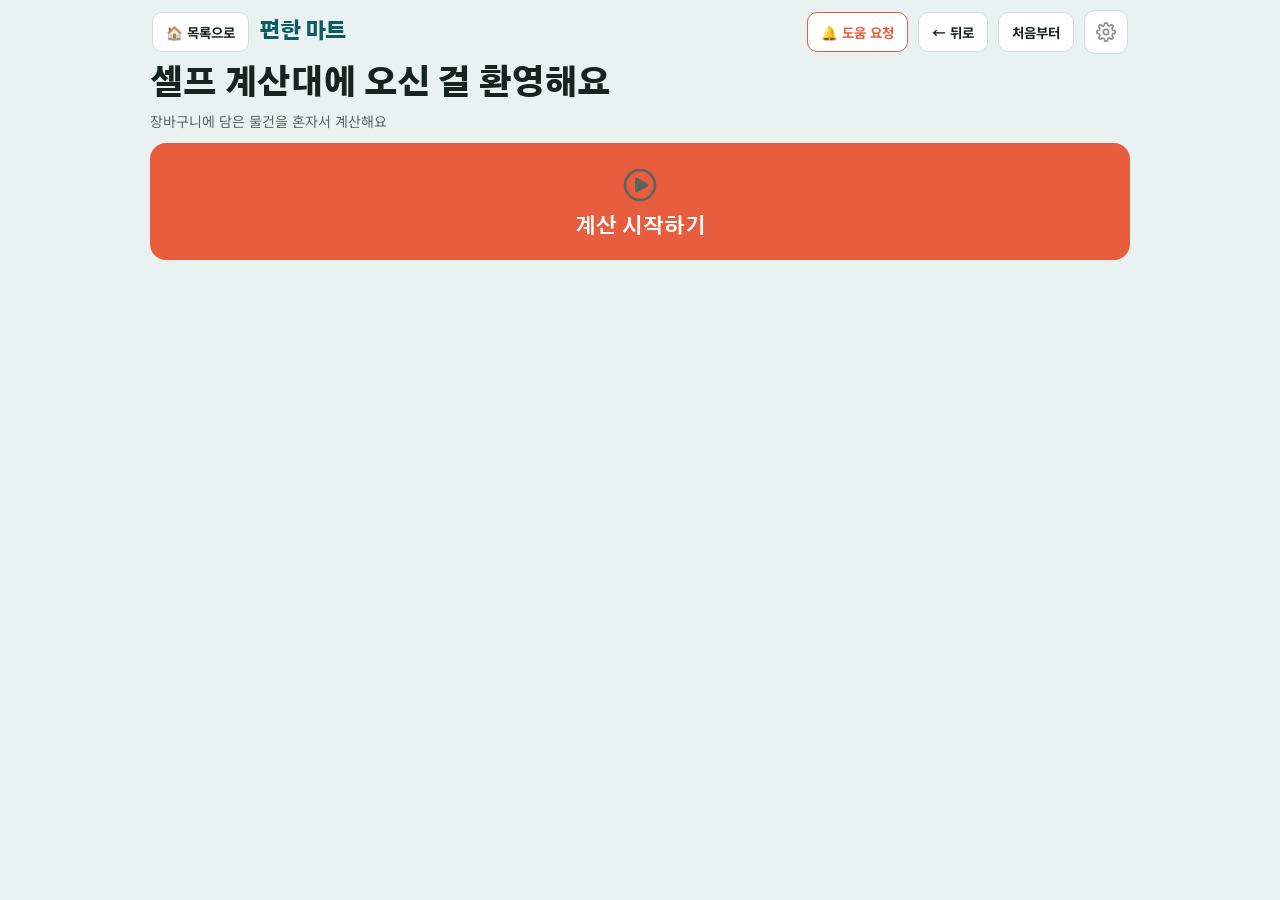
<file: daily-life-skills/self-checkout.html>
<!doctype html>
<html lang="ko">
<head>
<meta charset="utf-8">
<meta name="viewport" content="width=device-width,initial-scale=1,viewport-fit=cover">
<meta name="theme-color" content="#0E5C63">

<style>
:root{padding-top:env(safe-area-inset-top,0px);padding-bottom:env(safe-area-inset-bottom,0px);color-scheme:light}
body{font:14px system-ui,sans-serif}
img{max-width:100%}
[hidden]{display:none!important}
</style>
<title>편한 마트 셀프 계산대</title>
<link rel="stylesheet" href="https://fonts.googleapis.com/css2?family=Gothic+A1:wght@500;700;900&family=Noto+Sans+KR:wght@400;500;700&display=swap">
<style>
:root{
  --bg:#EAF2F1; --surface:#FFFFFF; --surface-2:#F3F8F7; --surface-3:#E2EEEC;
  --fg:#17231F; --muted:#57665F; --line:#D1DEDA;
  --brand:#0E5C63; --brand-soft:#D9EBEA; --accent:#E85D3D; --accent-ink:#FFFFFF;
  --warn:#B4541F;
  --font-d:"Gothic A1","Noto Sans KR",system-ui,sans-serif;
  --font-b:"Noto Sans KR","Gothic A1",system-ui,sans-serif;
  --sc:1;
}
@media (prefers-color-scheme:dark){:root:not([data-theme="light"]){
  --bg:#0E1513; --surface:#18211F; --surface-2:#1F2A27; --surface-3:#293633;
  --fg:#E6EEEC; --muted:#9BAFA9; --line:#304540;
  --brand:#5FC2BE; --brand-soft:#1C3A38; --accent:#FF8763; --accent-ink:#1A1109;
  --warn:#FF9A6B; color-scheme:dark;
}}
:root[data-theme="dark"]{
  --bg:#0E1513; --surface:#18211F; --surface-2:#1F2A27; --surface-3:#293633;
  --fg:#E6EEEC; --muted:#9BAFA9; --line:#304540;
  --brand:#5FC2BE; --brand-soft:#1C3A38; --accent:#FF8763; --accent-ink:#1A1109;
  --warn:#FF9A6B; color-scheme:dark;
}
*{box-sizing:border-box}
[hidden]{display:none!important}
html,body{height:100%}
body{margin:0;background:var(--bg);color:var(--fg);font-family:var(--font-b);
  -webkit-tap-highlight-color:transparent;overscroll-behavior:none}
button{font-family:inherit;color:inherit;border:none;background:none;cursor:pointer}

.kiosk{height:100%;display:flex;flex-direction:column;max-width:1000px;margin:0 auto;
  padding-left:max(10px,env(safe-area-inset-left,0px));
  padding-right:max(10px,env(safe-area-inset-right,0px));
  padding-block:8px;gap:8px}

.bar{display:flex;align-items:center;gap:10px;flex-shrink:0;padding:2px 2px;flex-wrap:wrap}
.brand{font-family:var(--font-d);font-weight:900;color:var(--brand);letter-spacing:-.5px;
  font-size:calc(clamp(16px,2.2vw,21px)*var(--sc));white-space:nowrap}
.bar .sp{flex:1}
.ghost{border:1px solid var(--line);background:var(--surface);border-radius:10px;
  padding:9px 13px;font-weight:700;font-size:calc(13.5px*var(--sc));white-space:nowrap;text-decoration:none;color:inherit;display:inline-block}
.ghost.help{border-color:var(--accent);color:var(--accent)}
.gear{width:44px;height:44px;flex-shrink:0;border:1px solid var(--line);background:var(--surface);
  border-radius:11px;display:grid;place-items:center;position:relative;overflow:hidden}
.gear svg{width:20px;height:20px;opacity:.5}
.gear .fill{position:absolute;inset:auto 0 0 0;height:0;background:var(--brand-soft);z-index:-1}

.stage{flex:1;min-height:0;display:flex;flex-direction:column;gap:10px}

.shelf{flex:1;min-width:0;overflow-y:auto;display:grid;gap:9px;align-content:start;
  grid-template-columns:repeat(auto-fill,minmax(calc(140px*var(--sc)),1fr))}
.tile{background:var(--surface);border:2px solid var(--line);border-radius:14px;padding:9px 7px 11px;
  display:flex;flex-direction:column;align-items:center;gap:5px;position:relative;
  transition:transform .07s ease,border-color .12s}
.tile:active{transform:scale(.97)}
.tile:hover{border-color:var(--brand)}
.tile .pic{width:clamp(46px,6.5vw,66px);height:clamp(46px,6.5vw,66px)}
.tile .pic svg{width:100%;height:100%;display:block}
.tile .nm{font-family:var(--font-d);font-weight:700;font-size:calc(14px*var(--sc));
  text-align:center;line-height:1.25;word-break:keep-all}
.tile .pr{font-size:calc(12.5px*var(--sc));color:var(--muted);font-variant-numeric:tabular-nums}

.cartbar{flex-shrink:0;background:var(--surface);border:2px solid var(--line);border-radius:14px;
  padding:9px 10px;display:flex;flex-direction:column;gap:8px}
.clist{display:flex;gap:8px;overflow-x:auto;min-height:0}
.citem{flex:0 0 auto;background:var(--surface-2);border-radius:10px;padding:7px 9px;
  display:flex;align-items:center;gap:8px;font-size:calc(13px*var(--sc))}
.citem .t{max-width:170px;line-height:1.3}
.citem .t b{display:block;font-size:calc(13.5px*var(--sc))}
.citem .t span{color:var(--muted);font-size:calc(11.5px*var(--sc))}
.qty{display:flex;align-items:center;gap:4px}
.qty button{width:30px;height:30px;border-radius:8px;background:var(--surface);
  border:1px solid var(--line);font-weight:900;font-size:16px;line-height:1}
.qty b{min-width:18px;text-align:center;font-variant-numeric:tabular-nums}
.cempty{color:var(--muted);font-size:calc(13.5px*var(--sc));padding:8px 2px}
.sum{display:flex;align-items:center;gap:9px}
.sum .amt{flex:1;font-family:var(--font-d);font-weight:900;
  font-size:calc(clamp(17px,2.6vw,23px)*var(--sc));font-variant-numeric:tabular-nums}
.sum .amt small{font-weight:500;font-family:var(--font-b);color:var(--muted);
  font-size:calc(13px*var(--sc));margin-right:7px}
.btn{border-radius:12px;font-family:var(--font-d);font-weight:900;
  font-size:calc(16px*var(--sc));padding:15px 20px;white-space:nowrap}
.btn.sub{background:var(--surface-2);border:2px solid var(--line)}
.btn.go{background:var(--accent);color:var(--accent-ink)}
.btn.go[disabled]{opacity:.35}

.sheetwrap{flex:1;min-height:0;overflow-y:auto;display:flex;flex-direction:column;gap:12px}
.ask{font-family:var(--font-d);font-weight:900;letter-spacing:-.8px;text-wrap:balance;margin:0;
  font-size:calc(clamp(21px,3.6vw,33px)*var(--sc));line-height:1.25}
.hint{color:var(--muted);margin:-6px 0 0;font-size:calc(14px*var(--sc))}
.grid{display:grid;gap:10px;grid-template-columns:repeat(2,1fr)}
.grid.one{grid-template-columns:1fr}
@media (min-width:700px){.grid.four{grid-template-columns:repeat(4,1fr)}}
.choice{background:var(--surface);border:3px solid var(--line);border-radius:16px;
  min-height:calc(clamp(96px,13vh,136px)*var(--sc));padding:12px;
  display:flex;flex-direction:column;align-items:center;justify-content:center;gap:7px;
  font-family:var(--font-d);font-weight:700;font-size:calc(clamp(16px,2.3vw,21px)*var(--sc));
  text-align:center;line-height:1.25;word-break:keep-all;transition:transform .07s,border-color .12s}
.choice:active{transform:scale(.97)}
.choice:hover{border-color:var(--brand)}
.choice[aria-pressed="true"]{border-color:var(--brand);background:var(--brand-soft)}
.choice.go{background:var(--accent);border-color:var(--accent);color:var(--accent-ink)}
.choice .pic{width:calc(44px*var(--sc));height:calc(44px*var(--sc));color:var(--muted)}
.choice .won{font-family:var(--font-b);font-weight:500;color:var(--muted);
  font-size:calc(12.5px*var(--sc))}
.choice:focus-visible,.scan{outline:none;border-color:var(--accent)!important;
  box-shadow:0 0 0 5px color-mix(in srgb,var(--accent) 30%,transparent)}

.panel{background:var(--surface);border:2px solid var(--line);border-radius:18px;
  padding:clamp(16px,3.4vw,28px);display:flex;flex-direction:column;align-items:center;
  gap:12px;text-align:center}
.panel p{margin:0;color:var(--muted);font-size:calc(15px*var(--sc))}
.panel .big{font-family:var(--font-d);font-weight:900;color:var(--fg);
  font-size:calc(clamp(19px,3vw,27px)*var(--sc));margin:0}

.slot{width:min(300px,86%);height:76px;border-radius:12px;background:var(--surface-2);
  border:3px dashed var(--line);display:grid;place-items:center;color:var(--muted);
  font-weight:700;position:relative;overflow:hidden}
.slot .card{position:absolute;top:-74px;width:146px;height:92px;border-radius:9px;
  background:linear-gradient(135deg,var(--brand),color-mix(in srgb,var(--brand) 50%,#000))}
.slot.in .card{animation:drop 1s cubic-bezier(.4,0,.2,1) forwards}
@keyframes drop{to{top:76px;opacity:.12}}
.spin{width:40px;height:40px;border-radius:50%;border:5px solid var(--line);
  border-top-color:var(--brand);animation:sp 1s linear infinite}
@keyframes sp{to{transform:rotate(360deg)}}

.receipt{background:var(--surface);color:var(--fg);width:min(340px,100%);border-radius:4px;align-self:center;
  padding:16px 18px;text-align:left;font-size:calc(12.8px*var(--sc));line-height:1.75;
  border:1px solid var(--line);
  font-family:ui-monospace,"Noto Sans KR",monospace;
  box-shadow:0 10px 24px rgba(0,0,0,.14)}
.receipt .ttl{text-align:center;font-weight:700;font-size:calc(15px*var(--sc));
  letter-spacing:4px;margin-bottom:8px}
.receipt .ln{border-top:1px dashed var(--line);margin:8px 0}
.receipt .r{display:flex;justify-content:space-between;gap:10px}
.receipt .r span:last-child{font-variant-numeric:tabular-nums;white-space:nowrap}
.receipt .tot{font-weight:700;font-size:calc(14px*var(--sc))}

.sheet{position:fixed;inset:0;z-index:40;background:rgba(0,0,0,.45);
  display:flex;align-items:flex-end;justify-content:center}
.sheet .box{background:var(--bg);width:min(560px,100%);max-height:90%;overflow-y:auto;
  border-radius:20px 20px 0 0;padding:18px;
  padding-left:max(18px,env(safe-area-inset-left,0px));
  padding-right:max(18px,env(safe-area-inset-right,0px));
  padding-bottom:calc(18px + env(safe-area-inset-bottom,0px));
  display:flex;flex-direction:column;gap:15px}
.sheet h2{font-family:var(--font-d);font-size:20px;margin:0}
.sheet .lead{font-size:13px;color:var(--muted);margin:-10px 0 0;line-height:1.6}
.opt{display:flex;flex-direction:column;gap:6px}
.opt .t{font-weight:700;font-size:14.5px}
.opt .t small{display:block;font-weight:400;color:var(--muted);font-size:12.3px;margin-top:2px}
.seg{display:flex;gap:6px;flex-wrap:wrap}
.seg button{flex:1;min-width:62px;min-height:44px;border:2px solid var(--line);
  background:var(--surface);border-radius:10px;font-weight:700;font-size:14px}
.seg button[aria-pressed="true"]{background:var(--brand);border-color:var(--brand);color:#fff}
.tally{font-size:13px;color:var(--muted);text-align:center}

.toast{position:fixed;left:50%;bottom:28px;transform:translateX(-50%) translateY(20px);
  background:var(--fg);color:var(--bg);padding:12px 20px;border-radius:999px;
  font-weight:700;font-size:calc(14px*var(--sc));opacity:0;pointer-events:none;
  transition:opacity .2s,transform .2s;z-index:50;max-width:88vw;text-align:center}
.toast.show{opacity:1;transform:translateX(-50%) translateY(0)}

@media (prefers-reduced-motion:reduce){*{animation-duration:.01ms!important;transition-duration:.01ms!important}}
</style>
</head>
<body>
<div class="kiosk">
  <div class="bar">
    <a class="ghost" href="index.html" aria-label="일상생활기술 연습 목록으로 돌아가기" title="목록으로">🏠 목록으로</a>
    <div class="brand">편한 마트</div>
    <div class="sp"></div>
    <button class="ghost help" id="helpBtn">🔔 도움 요청</button>
    <button class="ghost" id="backBtn">← 뒤로</button>
    <button class="ghost" id="homeBtn">처음부터</button>
    <button class="gear" id="gear" aria-label="선생님 설정 — 1초 길게 누르세요">
      <span class="fill" id="gfill"></span>
      <svg viewBox="0 0 24 24" fill="none" stroke="currentColor" stroke-width="2"><circle cx="12" cy="12" r="3.2"/><path d="M19.4 15a1.6 1.6 0 0 0 .3 1.8l.1.1a2 2 0 1 1-2.8 2.8l-.1-.1a1.6 1.6 0 0 0-1.8-.3 1.6 1.6 0 0 0-1 1.5V21a2 2 0 1 1-4 0v-.1A1.6 1.6 0 0 0 9 19.4a1.6 1.6 0 0 0-1.8.3l-.1.1a2 2 0 1 1-2.8-2.8l.1-.1a1.6 1.6 0 0 0 .3-1.8 1.6 1.6 0 0 0-1.5-1H3a2 2 0 1 1 0-4h.1A1.6 1.6 0 0 0 4.6 9a1.6 1.6 0 0 0-.3-1.8l-.1-.1a2 2 0 1 1 2.8-2.8l.1.1a1.6 1.6 0 0 0 1.8.3H9a1.6 1.6 0 0 0 1-1.5V3a2 2 0 1 1 4 0v.1a1.6 1.6 0 0 0 1 1.5 1.6 1.6 0 0 0 1.8-.3l.1-.1a2 2 0 1 1 2.8 2.8l-.1.1a1.6 1.6 0 0 0-.3 1.8V9a1.6 1.6 0 0 0 1.5 1H21a2 2 0 1 1 0 4h-.1a1.6 1.6 0 0 0-1.5 1z"/></svg>
    </button>
  </div>
  <div class="stage" id="stage"></div>
</div>

<div class="toast" id="toast"></div>

<div class="sheet" id="sheet" hidden>
  <div class="box">
    <h2>선생님 설정</h2>
    <p class="lead">학생에 따라 단계를 줄이세요. 바꾸면 처음 화면으로 돌아갑니다.</p>

    <div class="opt"><span class="t">난이도
      <small>실제처럼 = 물건 10개 · 봉투 여부 · 결제수단까지</small></span>
      <div class="seg" data-set="level">
        <button data-v="real">실제처럼</button><button data-v="mid">조금 쉽게</button><button data-v="easy">아주 쉽게</button>
      </div>
    </div>

    <div class="opt"><span class="t">글자·버튼 크기</span>
      <div class="seg" data-set="big">
        <button data-v="0">보통</button><button data-v="1">크게</button>
      </div>
    </div>

    <div class="opt"><span class="t">소리로 읽어 주기 <small>질문과 고른 것을 말해 줍니다</small></span>
      <div class="seg" data-set="speak">
        <button data-v="1">켜기</button><button data-v="0">끄기</button>
      </div>
    </div>

    <div class="opt"><span class="t">스캔 모드
      <small>칸이 하나씩 켜집니다. 스위치·스페이스바로 선택. '아주 쉽게'와 함께 쓰세요</small></span>
      <div class="seg" data-set="scan">
        <button data-v="0">끄기</button><button data-v="3">3초</button><button data-v="5">5초</button><button data-v="8">8초</button>
      </div>
    </div>

    <div class="tally" id="tally"></div>
    <button class="btn go" id="closeSet">닫기</button>
  </div>
</div>

<script>
/* ================= 상품 데이터 ================= */
const ITEMS=[
 ['삼각김밥',1500,'#E8D4A8'],['우유',1700,'#F5F2E8'],['라면',1200,'#E3B23C'],
 ['과자',1800,'#D97B3F'],['탄산음료',1800,'#4A2E1E'],['아이스크림',1500,'#BFE3F0'],
 ['빵',2200,'#C89457'],['껌',1000,'#8DBE6A'],['생수',900,'#BFE3F0'],['핫바',1800,'#D9503F']
].map(a=>({name:a[0],price:a[1],color:a[2]}));
const EASY=['삼각김밥','우유','과자','생수'];

/* ================= 상태 ================= */
const S={level:'real',big:0,speak:1,scan:0,done:0};
let view='start', hist=[], cart=[], needBag=null, payWay='', wantReceipt=true,
    scanTimer=null, scanAt=0, scanItems=[];

const won=n=>n.toLocaleString('ko-KR')+'원';
const lineSum=i=>i.price*i.qty;
const itemsTotal=()=>cart.reduce((a,i)=>a+lineSum(i),0);
const bagFee=()=>needBag?100:0;
const total=()=>itemsTotal()+bagFee();
const qtyAll=()=>cart.reduce((a,i)=>a+i.qty,0);

function boxPic(color){
  return '<svg viewBox="0 0 100 100" aria-hidden="true">'+
    '<rect x="16" y="28" width="68" height="56" rx="8" fill="'+color+'" stroke="#2B332D" stroke-width="2.5"/>'+
    '<path d="M16 44h68" stroke="#2B332D" stroke-width="2" opacity=".35"/>'+
    '<path d="M38 28c0-9 5-14 12-14s12 5 12 14" fill="none" stroke="#2B332D" stroke-width="2.5" stroke-linecap="round"/>'+
    '</svg>';
}
const I={
 card:'<svg viewBox="0 0 100 100" fill="none" stroke="currentColor" stroke-width="5" stroke-linejoin="round"><rect x="12" y="26" width="76" height="48" rx="7"/><path d="M12 42h76M24 60h16"/></svg>',
 qr:'<svg viewBox="0 0 100 100" fill="none" stroke="currentColor" stroke-width="5" stroke-linejoin="round"><rect x="14" y="14" width="26" height="26" rx="4"/><rect x="60" y="14" width="26" height="26" rx="4"/><rect x="14" y="60" width="26" height="26" rx="4"/><path d="M60 60h12v12M86 72v14H72"/></svg>',
 cash:'<svg viewBox="0 0 100 100" fill="none" stroke="currentColor" stroke-width="5" stroke-linejoin="round"><rect x="10" y="28" width="80" height="44" rx="6"/><circle cx="50" cy="50" r="12"/><path d="M24 50h.1M76 50h.1"/></svg>',
 bag:'<svg viewBox="0 0 100 100" fill="none" stroke="currentColor" stroke-width="5" stroke-linejoin="round"><path d="M28 34h44l-6 52a6 6 0 0 1-6 5H40a6 6 0 0 1-6-5z"/><path d="M34 34c0-12 7-20 16-20s16 8 16 20"/></svg>',
 none:'<svg viewBox="0 0 100 100" fill="none" stroke="currentColor" stroke-width="5" stroke-linecap="round"><circle cx="50" cy="50" r="32"/><path d="M28 72L72 28"/></svg>',
 play:'<svg viewBox="0 0 100 100" fill="none" stroke="currentColor" stroke-width="6" stroke-linejoin="round"><circle cx="50" cy="50" r="34"/><path d="M42 36l24 14-24 14z" fill="currentColor"/></svg>',
 paper:'<svg viewBox="0 0 100 100" fill="none" stroke="currentColor" stroke-width="5" stroke-linejoin="round"><path d="M24 14h52v72l-9-7-9 7-8-7-8 7-9-7-9 7z"/><path d="M36 34h28M36 48h28M36 62h18"/></svg>'
};

/* ================= 소리 ================= */
let actx=null;
function ensureAudio(){
  actx=actx||new (window.AudioContext||window.webkitAudioContext)();
  if(actx.state==='suspended') actx.resume();
  return actx;
}
function tone(o){
  try{
    const ctx=ensureAudio();
    const t0=ctx.currentTime+(o.delay||0);
    const osc=ctx.createOscillator(),g=ctx.createGain();
    osc.type=o.type||'sine';
    osc.frequency.setValueAtTime(o.freq,t0);
    if(o.sweepTo) osc.frequency.exponentialRampToValueAtTime(o.sweepTo,t0+o.duration);
    g.gain.setValueAtTime(.0001,t0);
    g.gain.linearRampToValueAtTime(o.gain||.15,t0+.015);
    g.gain.exponentialRampToValueAtTime(.0001,t0+o.duration);
    osc.connect(g).connect(ctx.destination);
    osc.start(t0); osc.stop(t0+o.duration+.03);
  }catch(e){}
}
function sTap()    { tone({freq:820,duration:.07,type:'sine',gain:.1}); tone({freq:1180,duration:.08,type:'sine',gain:.08,delay:.05}); }
function sNav()    { tone({freq:640,duration:.07,type:'square',gain:.07}); }
function sScan()   { tone({freq:1900,duration:.08,type:'square',gain:.11}); }
function sRemove() { tone({freq:520,duration:.1,type:'triangle',gain:.12,sweepTo:360}); }
function sError()  { tone({freq:300,duration:.18,type:'square',gain:.09,sweepTo:200}); }
function sCardIn() { tone({freq:240,duration:.24,type:'sawtooth',gain:.06,sweepTo:110}); }
function sConfirm(){ tone({freq:660,duration:.1,type:'sine',gain:.13}); tone({freq:990,duration:.16,type:'sine',gain:.11,delay:.08}); }
function sHelp()   { tone({freq:880,duration:.16,type:'sine',gain:.16}); tone({freq:660,duration:.22,type:'sine',gain:.14,delay:.18}); }
function note(freq,delay,duration,gain,type){ tone({freq,delay,duration,gain:gain||.16,type:type||'triangle'}); }
function sWelcome(){
  [[659.25,0,.09],[783.99,.09,.09],[987.77,.18,.09],[1318.51,.3,.24]]
    .forEach(([f,d,du])=>note(f,d,du,.14));
}
function sCheer(){
  [[392,0,.11],[523.25,.1,.11],[659.25,.2,.11],[783.99,.3,.16],
   [880,.5,.09],[783.99,.59,.09],[1046.5,.68,.36]]
    .forEach(([f,d,du])=>note(f,d,du,.19));
}
function say(t){ if(!S.speak||!t) return;
  try{ const u=new SpeechSynthesisUtterance(t); u.lang='ko-KR'; u.rate=.95;
    speechSynthesis.cancel(); speechSynthesis.speak(u);}catch(e){} }

let toastTimer=null;
function toast(msg){
  const t=document.getElementById('toast');
  t.textContent=msg; t.classList.add('show');
  if(toastTimer) clearTimeout(toastTimer);
  toastTimer=setTimeout(()=>t.classList.remove('show'),2600);
}

/* ================= 이동 ================= */
function goto(v,push){ if(push!==false) hist.push(view); view=v; render(); }
function back(){ if(hist.length){ view=hist.pop(); render(); } }
function reset(){ view='start'; hist=[]; cart=[]; needBag=null; payWay=''; wantReceipt=true; render(); }

/* ================= 그리기 ================= */
const el=(t,c,h)=>{const e=document.createElement(t); if(c)e.className=c; if(h!==undefined)e.innerHTML=h; return e;};
function choice(o){
  const b=el('button','choice'+(o.cls?' '+o.cls:''));
  b.type='button'; b.dataset.scan='1';
  if(o.pressed!==undefined) b.setAttribute('aria-pressed',o.pressed?'true':'false');
  b.innerHTML=(o.pic?'<span class="pic">'+o.pic+'</span>':'')+'<span>'+o.label+'</span>'+
    (o.sub?'<span class="won">'+o.sub+'</span>':'');
  b.addEventListener('click',()=>{ sTap(); say(o.speak||o.label);
    setTimeout(o.act,S.speak?220:70); });
  return b;
}
function head(t,hint,node){
  const h=el('h1','ask'); h.textContent=t; node.appendChild(h);
  if(hint){ const p=el('p','hint'); p.textContent=hint; node.appendChild(p); }
  say(t);
}

function render(){
  stopScan();
  document.documentElement.style.setProperty('--sc',S.big?'1.22':'1');
  const st=document.getElementById('stage'); st.innerHTML='';
  document.getElementById('backBtn').disabled=!hist.length;
  document.getElementById('homeBtn').disabled=(view==='start');
  ({start:scrStart,scan:scrScan,bag:scrBag,pay:scrPay,
    card:scrCard,receipt:scrReceipt,done:scrDone})[view](st);
  startScan();
}

function scrStart(st){
  sWelcome();
  const w=el('div','sheetwrap'); st.appendChild(w);
  head('셀프 계산대에 오신 걸 환영해요','장바구니에 담은 물건을 혼자서 계산해요',w);
  const g=el('div','grid one'); w.appendChild(g);
  g.appendChild(choice({label:'계산 시작하기',pic:I.play,cls:'go',act:()=>goto('scan')}));
}

function itemList(){
  return S.level==='easy' ? EASY.map(n=>ITEMS.find(m=>m.name===n)).filter(Boolean) : ITEMS;
}
function scrScan(st){
  const w=el('div','sheetwrap'); st.appendChild(w);
  head('물건을 하나씩 눌러서 찍어 보세요','바코드가 "삑" 소리를 내면 찍힌 거예요',w);
  const shelf=el('div','shelf'); w.appendChild(shelf);
  itemList().forEach(m=>{
    const b=el('button','tile'); b.type='button'; b.dataset.scan='1';
    b.innerHTML='<span class="pic">'+boxPic(m.color)+'</span>'+
      '<span class="nm">'+m.name+'</span><span class="pr">'+won(m.price)+'</span>';
    b.addEventListener('click',()=>{ sScan(); say(m.name+' 찍었어요'); addCart(m); });
    shelf.appendChild(b);
  });

  const cb=el('div','cartbar'); st.appendChild(cb);
  const list=el('div','clist'); cb.appendChild(list);
  if(!cart.length){ list.appendChild(el('div','cempty','찍은 물건이 여기에 담겨요')); }
  cart.forEach((it,idx)=>{
    const c=el('div','citem');
    c.innerHTML='<div class="t"><b>'+it.name+'</b><span>'+won(lineSum(it))+'</span></div>';
    const q=el('div','qty');
    const minus=el('button',null,'−'), plus=el('button',null,'+'), n=el('b',null,String(it.qty));
    minus.dataset.scan='1'; plus.dataset.scan='1';
    minus.addEventListener('click',e=>{e.stopPropagation(); sRemove();
      it.qty--; if(it.qty<=0) cart.splice(idx,1); render();});
    plus.addEventListener('click',e=>{e.stopPropagation(); sScan(); it.qty++; render();});
    q.append(minus,n,plus); c.appendChild(q); list.appendChild(c);
  });

  const sum=el('div','sum');
  sum.appendChild(el('div','amt','<small>'+qtyAll()+'개</small>'+won(itemsTotal())));
  const clr=el('button','btn sub','전체 취소'); clr.dataset.scan='1';
  clr.addEventListener('click',()=>{sError(); cart=[]; render();});
  const go=el('button','btn go','다 담았어요, 계산하기'); go.dataset.scan='1'; go.disabled=!cart.length;
  go.addEventListener('click',()=>{ sConfirm(); say('계산하기');
    setTimeout(()=>goto(S.level==='easy'?'pay':'bag'),S.speak?220:70); });
  sum.append(clr,go); cb.appendChild(sum);
}
function addCart(m){
  const f=cart.find(i=>i.name===m.name);
  if(f) f.qty++;
  else cart.push({name:m.name,price:m.price,qty:1});
  render();
}

function scrBag(st){
  const w=el('div','sheetwrap'); st.appendChild(w);
  head('봉투가 필요하세요?','봉투는 환경부담금 100원이 더해져요',w);
  const g=el('div','grid'); w.appendChild(g);
  g.appendChild(choice({label:'네, 필요해요 (+100원)',pic:I.bag,act:()=>{needBag=true; goto('pay');}}));
  g.appendChild(choice({label:'아니요, 가져온 봉투 있어요',pic:I.none,act:()=>{needBag=false; goto('pay');}}));
}

function scrPay(st){
  const w=el('div','sheetwrap'); st.appendChild(w);
  head('결제수단을 골라 주세요',null,w);
  const g2=el('div','grid four'); w.appendChild(g2);
  [['신용 · 체크카드','카드',I.card],['간편결제 QR','간편결제',I.qr],
   ['현금 (직원 호출)','현금',I.cash]].forEach(([l,v,p])=>{
    g2.appendChild(choice({label:l,pic:p,pressed:payWay===v,act:()=>{payWay=v; render();}}));
  });
  const box=el('div','panel');
  box.innerHTML='<p class="big">낼 돈 '+won(total())+'</p>'+
    '<p>물건 '+won(itemsTotal())+(needBag?' + 봉투 100원':'')+'</p>';
  w.appendChild(box);
  const g3=el('div','grid one'); w.appendChild(g3);
  const nx=choice({label:payWay?'다음 · '+payWay+'로 결제':'결제수단을 먼저 골라 주세요',
    cls:payWay?'go':'', act:()=>{ if(payWay) goto('card'); }});
  if(!payWay) nx.style.opacity='.5';
  g3.appendChild(nx);
}

function scrCard(st){
  const w=el('div','sheetwrap'); st.appendChild(w);
  const label=payWay==='간편결제'?'휴대폰을 대 주세요':payWay==='현금'?'직원을 부르고 있어요':'카드를 넣어 주세요';
  head(label,'낼 돈 '+won(total()),w);
  const p=el('div','panel');
  p.innerHTML='<div class="slot" id="slot"><span>'+
    (payWay==='카드'?'여기에 카드를 넣어요':'여기에 대 주세요')+'</span><div class="card"></div></div>';
  w.appendChild(p);
  const g=el('div','grid one'); w.appendChild(g);
  g.appendChild(choice({label:payWay==='카드'?'카드 넣기':'대기',pic:I.card,cls:'go',
    speak:payWay==='카드'?'카드를 넣습니다':'결제합니다',
    act:()=>{
      sCardIn();
      const sl=document.getElementById('slot'); if(sl) sl.classList.add('in');
      p.innerHTML='<div class="spin"></div><p class="big">결제하는 중이에요</p><p>카드를 빼지 마세요</p>';
      g.innerHTML='';
      say('결제하는 중이에요');
      setTimeout(()=>{ sCheer(); goto('receipt'); },1800);
    }}));
}

function scrReceipt(st){
  const w=el('div','sheetwrap'); st.appendChild(w);
  head('결제가 끝났어요','영수증을 받으시겠어요?',w);
  const g=el('div','grid'); w.appendChild(g);
  g.appendChild(choice({label:'영수증 받기',pic:I.paper,cls:'go',
    act:()=>{wantReceipt=true; goto('done');}}));
  g.appendChild(choice({label:'괜찮아요',pic:I.none,
    act:()=>{wantReceipt=false; goto('done');}}));
}

function scrDone(st){
  const w=el('div','sheetwrap'); st.appendChild(w);
  const p=el('div','panel');
  p.innerHTML='<p class="big">계산이 끝났어요</p><p>영수증과 물건을 챙겨서 나가요</p>';
  w.appendChild(p);
  say('계산이 끝났어요. 영수증과 물건을 챙겨서 나가요.');

  if(wantReceipt){
    const d=new Date();
    const pad=n=>String(n).padStart(2,'0');
    const when=d.getFullYear()+'-'+pad(d.getMonth()+1)+'-'+pad(d.getDate())+' '+pad(d.getHours())+':'+pad(d.getMinutes());
    let rows=cart.map(i=>'<div class="r"><span>'+i.name+' x'+i.qty+
      '</span><span>'+lineSum(i).toLocaleString('ko-KR')+'</span></div>').join('');
    const r=el('div','receipt');
    r.innerHTML='<div class="ttl">편한 마트</div>'+
      '<div class="r"><span>거래일시</span><span>'+when+'</span></div>'+
      '<div class="ln"></div>'+rows+
      (needBag?'<div class="r"><span>봉투</span><span>100</span></div>':'')+
      '<div class="ln"></div>'+
      '<div class="r tot"><span>받은 금액</span><span>'+total().toLocaleString('ko-KR')+'</span></div>'+
      '<div class="r"><span>결제수단</span><span>'+(payWay||'카드')+'</span></div>'+
      '<div class="ln"></div><div style="text-align:center">또 오세요</div>';
    w.appendChild(r);
  }

  const g=el('div','grid'); w.appendChild(g);
  g.appendChild(choice({label:'다시 계산해 보기',pic:I.play,cls:'go',
    act:()=>{S.done++; reset();}}));
  g.appendChild(choice({label:'목록으로',pic:I.none,
    act:()=>{ location.href='index.html'; }}));
}

document.getElementById('helpBtn').addEventListener('click',()=>{
  sHelp(); say('직원을 부르고 있어요. 조금만 기다려요.');
  toast('🔔 직원을 부르고 있어요. 조금만 기다려요~');
});

/* ================= 스캔 모드 ================= */
function stopScan(){ if(scanTimer){clearInterval(scanTimer); scanTimer=null;}
  scanItems.forEach(b=>b.classList.remove('scan')); scanItems=[]; }
function startScan(){
  if(!S.scan) return;
  const root=document.getElementById('stage');
  scanItems=Array.from(root.querySelectorAll('[data-scan]')).filter(b=>!b.disabled);
  if(!scanItems.length) return;
  scanAt=0; mark();
  if(scanTimer) clearInterval(scanTimer);
  scanTimer=setInterval(()=>{scanAt=(scanAt+1)%scanItems.length; mark();},S.scan*1000);
}
function mark(){ scanItems.forEach((b,i)=>b.classList.toggle('scan',i===scanAt)); }
function choose(){ if(scanItems[scanAt]) scanItems[scanAt].click(); }

/* ================= 설정 ================= */
const sheet=document.getElementById('sheet');
function paintSet(){
  document.querySelectorAll('.seg').forEach(seg=>{
    const k=seg.dataset.set;
    seg.querySelectorAll('button').forEach(b=>
      b.setAttribute('aria-pressed',String(S[k])===b.dataset.v?'true':'false'));
  });
  document.getElementById('tally').textContent='이번 시간에 끝낸 계산 '+S.done+'번';
}
document.querySelectorAll('.seg').forEach(seg=>{
  seg.addEventListener('click',e=>{
    const b=e.target.closest('button'); if(!b) return;
    const k=seg.dataset.set;
    S[k]=(k==='level')?b.dataset.v:Number(b.dataset.v);
    paintSet(); reset();
  });
});
document.getElementById('closeSet').addEventListener('click',()=>{sheet.hidden=true; startScan();});
sheet.addEventListener('click',e=>{ if(e.target===sheet){sheet.hidden=true; startScan();} });
(function(){
  const g=document.getElementById('gear'), fill=document.getElementById('gfill');
  let t=null,a=null,p=0;
  const start=e=>{ e.preventDefault(); p=0;
    a=setInterval(()=>{p+=4; fill.style.height=Math.min(100,p)+'%';},40);
    t=setTimeout(()=>{end(); sheet.hidden=false; stopScan(); paintSet();},1000); };
  const end=()=>{clearTimeout(t); clearInterval(a); fill.style.height='0';};
  ['mousedown','touchstart'].forEach(ev=>g.addEventListener(ev,start,{passive:false}));
  ['mouseup','mouseleave','touchend','touchcancel'].forEach(ev=>g.addEventListener(ev,end));
})();

document.getElementById('backBtn').addEventListener('click',()=>{sNav(); back();});
document.getElementById('homeBtn').addEventListener('click',()=>{sNav(); reset();});
document.addEventListener('keydown',e=>{
  if(!sheet.hidden) return;
  if(S.scan&&(e.code==='Space'||e.code==='Enter')){e.preventDefault(); choose();}
});

render();
</script>
</body>
</html>
</file>
<file: css/style.css>
/* =========================================================
   내 이야기 만들기 — 따뜻한 파스텔 테마
   · 배경은 저채도 단색, 선택지만 고대비
   · 깜빡임(초당 3회 이상) 효과 없음. 모든 애니메이션은 2초 이상 느린 곡선
   ========================================================= */

:root {
  /* 바탕 — 저채도 크림 */
  --bg:            #FBF3EC;
  --bg-soft:       #F5EAE1;
  --card:          #FFFFFF;
  --card-edge:     #EADFD4;

  /* 글자 — 고대비 (흰 카드 위 대비 12:1 이상) */
  --ink:           #3A2E27;
  --ink-soft:      #6B5B50;
  --ink-faint:     #937F71;

  /* 파스텔 강조색 */
  --peach:         #F8CDAE;
  --peach-deep:    #E9955B;
  --rose:          #F7C4CB;
  --rose-deep:     #DE7A8B;
  --mint:          #BEE3D3;
  --mint-deep:     #4F9E80;
  --sky:           #C4DBF4;
  --sky-deep:      #4E86C0;
  --lilac:         #DBCDF0;
  --lilac-deep:    #8163B8;
  --butter:        #FAE6A8;
  --butter-deep:   #B78F1E;

  --focus:         #2F6DB0;

  --radius:        28px;
  --radius-sm:     18px;
  --gap:           20px;
  --shadow:        0 6px 18px rgba(120, 92, 70, .10);
  --shadow-lift:   0 10px 26px rgba(120, 92, 70, .18);

  --ease:          cubic-bezier(.33, .1, .25, 1);
}

/* 글자 크기 설정 (선생님용 설정) */
body.size-s  { --fs: 17px; }
body.size-m  { --fs: 20px; }
body.size-l  { --fs: 24px; }
body.size-xl { --fs: 29px; }

* { box-sizing: border-box; }

/* hidden 속성이 붙은 요소는 어떤 display 값보다 우선해서 감춥니다 */
[hidden] { display: none !important; }

html, body {
  margin: 0;
  padding: 0;
  background: var(--bg);
  color: var(--ink);
  font-size: var(--fs);
  font-family: "Pretendard", "Apple SD Gothic Neo", "Noto Sans KR", "맑은 고딕",
               system-ui, -apple-system, sans-serif;
  line-height: 1.6;
  -webkit-text-size-adjust: 100%;
  overscroll-behavior-y: none;
}

body {
  min-height: 100dvh;
  display: flex;
  flex-direction: column;
}

h1, h2, h3, p { margin: 0; }

button, input, select, textarea { font: inherit; color: inherit; }

.sr-only {
  position: absolute; width: 1px; height: 1px;
  padding: 0; margin: -1px; overflow: hidden;
  clip: rect(0 0 0 0); white-space: nowrap; border: 0;
}

/* 포커스 표시 — 키보드/스위치 사용자에게 항상 또렷하게 */
:focus-visible {
  outline: 4px solid var(--focus);
  outline-offset: 3px;
  border-radius: 8px;
}

/* =========================== 상단 막대 =========================== */
.topbar {
  display: flex;
  align-items: center;
  gap: 12px;
  padding: max(10px, env(safe-area-inset-top)) 16px 10px;
  background: var(--bg-soft);
  border-bottom: 2px solid var(--card-edge);
  position: sticky;
  top: 0;
  z-index: 20;
}

.topbar__center { flex: 1; min-width: 0; text-align: center; }
.topbar__right { display: flex; gap: 8px; align-items: center; }

.step-label {
  font-size: .82em;
  font-weight: 700;
  color: var(--ink-soft);
  white-space: nowrap;
  overflow: hidden;
  text-overflow: ellipsis;
}

.step-bar {
  margin: 6px auto 0;
  max-width: 420px;
  height: 10px;
  background: #E7D8CB;
  border-radius: 999px;
  overflow: hidden;
}
.step-bar span {
  display: block;
  height: 100%;
  width: 0%;
  border-radius: 999px;
  background: linear-gradient(90deg, var(--peach), var(--rose));
  transition: width .9s var(--ease);
}

.icon-btn {
  display: inline-flex;
  align-items: center;
  gap: 6px;
  min-height: 56px;
  min-width: 56px;
  padding: 0 16px;
  background: var(--card);
  border: 2px solid var(--card-edge);
  border-radius: var(--radius-sm);
  font-weight: 700;
  font-size: .9em;
  cursor: pointer;
  transition: background .3s var(--ease), transform .3s var(--ease);
}
.icon-btn:hover { background: #FFF9F3; }
.icon-btn:active { transform: scale(.97); }
.icon-btn--quiet {
  background: transparent;
  border-color: transparent;
  color: var(--ink-faint);
  padding: 0 10px;
  min-width: 48px;
}
.icon-btn__text { font-size: .9em; }
@media (max-width: 520px) { .icon-btn__text { display: none; } }

/* 설정 단추 — 길게 눌러서 엽니다(학생이 실수로 열지 않도록) */
#btn-settings {
  position: relative;
  touch-action: none;            /* 길게 누르는 동안 스크롤·확대로 취소되지 않게 */
  -webkit-touch-callout: none;   /* 길게 누를 때 뜨는 시스템 메뉴 막기 */
  -webkit-user-select: none;
  user-select: none;
}

/* 누르고 있는 동안 차오르는 막대 — “반응이 없다”고 느끼지 않도록 */
.gear-hold {
  position: absolute;
  left: 8px; right: 8px; bottom: 6px;
  height: 4px;
  border-radius: 999px;
  background: var(--peach-deep);
  transform: scaleX(0);
  transform-origin: left center;
  opacity: 0;
  pointer-events: none;
}
#btn-settings.is-holding .gear-hold {
  opacity: 1;
  transform: scaleX(1);
  transition: transform .8s linear, opacity .2s var(--ease);
}
@media (prefers-reduced-motion: reduce) {
  #btn-settings.is-holding .gear-hold { transition: opacity .2s linear; }
}

/* 짧게 눌렀을 때 나오는 안내 말풍선 (상단 막대를 기준으로 놓입니다) */
.hold-hint {
  position: absolute;
  top: calc(100% - 2px);
  right: 16px;
  z-index: 30;
  width: max-content;
  max-width: min(76vw, 300px);
  padding: 10px 14px;
  background: var(--ink);
  color: #FFF8F2;
  font-size: .8em;
  font-weight: 700;
  line-height: 1.45;
  border-radius: 14px;
  box-shadow: var(--shadow-lift);
}

/* =========================== 화면 본문 =========================== */
.screen {
  flex: 1;
  width: 100%;
  max-width: 1040px;
  margin: 0 auto;
  padding: 28px 20px calc(40px + env(safe-area-inset-bottom));
  animation: screen-in .5s var(--ease) both;   /* 부드러운 전환, 명암 급변 없음 */
}
@keyframes screen-in {
  from { opacity: 0; transform: translateY(14px); }
  to   { opacity: 1; transform: none; }
}

.title {
  font-size: 1.6em;
  font-weight: 800;
  letter-spacing: -.02em;
  text-align: center;
  margin-bottom: 6px;
}
.subtitle {
  text-align: center;
  color: var(--ink-soft);
  font-size: .95em;
  margin-bottom: 28px;
}

/* =========================== 카드 격자 =========================== */
.grid {
  display: grid;
  gap: var(--gap);
  grid-template-columns: repeat(auto-fit, minmax(260px, 1fr));
}
.grid--2 { grid-template-columns: repeat(auto-fit, minmax(240px, 1fr)); }
@media (max-width: 560px) {
  .grid, .grid--2 { grid-template-columns: 1fr; }
}

/* 선택 카드 — 배경(저채도) 위에서 카드만 고대비 */
.card {
  position: relative;
  display: flex;
  flex-direction: column;
  align-items: center;
  justify-content: center;
  gap: 10px;
  min-height: 190px;
  padding: 24px 18px;
  background: var(--card);
  border: 3px solid var(--card-edge);
  border-radius: var(--radius);
  box-shadow: var(--shadow);
  text-align: center;
  cursor: pointer;
  transition: transform .35s var(--ease), box-shadow .35s var(--ease),
              border-color .35s var(--ease), background .35s var(--ease);
}
.card:hover { transform: translateY(-4px); box-shadow: var(--shadow-lift); }
.card:active { transform: scale(.98); }

.card__emoji { font-size: 2.6em; line-height: 1.1; }
.card__label { font-size: 1.15em; font-weight: 800; }
.card__desc  { font-size: .82em; color: var(--ink-soft); line-height: 1.5; }
.card__note  { font-size: .78em; font-weight: 700; color: var(--peach-deep); }

.card[aria-disabled="true"] {
  cursor: default;
  background: var(--bg-soft);
  border-color: #E4D6C9;
  color: var(--ink-faint);
  box-shadow: none;
}
.card[aria-disabled="true"]:hover { transform: none; box-shadow: none; }
.card[aria-disabled="true"] .card__emoji { opacity: .55; }

/* 색깔 테마 */
.card--peach  { border-color: var(--peach);  background: linear-gradient(180deg, #FFF9F4, #FFFFFF); }
.card--rose   { border-color: var(--rose);   background: linear-gradient(180deg, #FFF7F8, #FFFFFF); }
.card--mint   { border-color: var(--mint);   background: linear-gradient(180deg, #F4FBF8, #FFFFFF); }
.card--sky    { border-color: var(--sky);    background: linear-gradient(180deg, #F5F9FE, #FFFFFF); }
.card--lilac  { border-color: var(--lilac);  background: linear-gradient(180deg, #FAF7FE, #FFFFFF); }
.card--butter { border-color: var(--butter); background: linear-gradient(180deg, #FFFCF1, #FFFFFF); }

/* 카드 위의 작은 읽어주기 단추 — 카드를 감싸고 오른쪽 위에 얹습니다. */
.card-wrap { position: relative; display: flex; }
.card-wrap > .card { flex: 1 1 auto; width: 100%; }
.card__speak {
  position: absolute;
  top: 10px;
  right: 10px;
  width: 52px;
  height: 52px;
  border-radius: 50%;
  border: 3px solid var(--card-edge);
  background: #FFFFFF;
  font-size: 1.25em;
  line-height: 1;
  cursor: pointer;
  box-shadow: var(--shadow);
  transition: transform .25s var(--ease), background .25s var(--ease);
}
.card__speak:hover  { background: var(--bg-soft); transform: scale(1.06); }
.card__speak:active { transform: scale(.94); }

/* 선택된 카드 */
.card[aria-pressed="true"], .card.is-chosen {
  border-color: var(--mint-deep);
  box-shadow: 0 0 0 4px rgba(79,158,128,.18), var(--shadow-lift);
}

/* 다른 앱으로 가는 카드 — 만들기 카드와 구분되게 점선 테두리 */
.link-row { margin-top: 34px; }
.link-row .grid { max-width: 560px; margin: 0 auto; }
.link-row__title {
  text-align: center;
  font-size: .82em;
  font-weight: 800;
  color: var(--ink-faint);
  margin-bottom: 12px;
}
.card--link {
  min-height: 150px;
  text-decoration: none;
  color: inherit;
  border-style: dashed;
  border-color: var(--sky);
  background: linear-gradient(180deg, #F6FAFE, #FFFFFF);
}
.card--link .card__note { color: var(--sky-deep); }

/* =========================== 버튼 =========================== */
.btn {
  min-height: 62px;
  padding: 0 30px;
  border-radius: var(--radius-sm);
  border: 3px solid transparent;
  font-weight: 800;
  font-size: 1em;
  cursor: pointer;
  transition: transform .3s var(--ease), background .3s var(--ease), box-shadow .3s var(--ease);
}
.btn:active { transform: scale(.97); }
.btn--primary {
  background: var(--peach);
  border-color: var(--peach-deep);
  color: #4A2E17;
  box-shadow: var(--shadow);
}
.btn--primary:hover { background: #FBDCC4; }
.btn--ghost {
  background: var(--card);
  border-color: var(--card-edge);
  color: var(--ink-soft);
}
.btn--ghost:hover { background: #FFF9F3; }
.btn--mint { background: var(--mint); border-color: var(--mint-deep); color: #1E4436; }
.btn--sky  { background: var(--sky);  border-color: var(--sky-deep);  color: #1B3C5C; }
.btn--danger { background: #FADEDE; border-color: #D98A8A; color: #6E2A2A; }
.btn--wide { width: 100%; }

.actions {
  display: flex;
  flex-wrap: wrap;
  gap: 14px;
  justify-content: center;
  margin-top: 30px;
}

/* =========================== 안내 상자 =========================== */
.notice {
  display: flex;
  gap: 12px;
  align-items: flex-start;
  padding: 16px 18px;
  border-radius: var(--radius-sm);
  background: #FFF6E8;
  border: 2px solid var(--butter);
  font-size: .85em;
  line-height: 1.55;
  margin: 18px 0;
}
.notice--privacy { background: #FDF0F2; border-color: var(--rose); }
.notice--info    { background: #F2F8FE; border-color: var(--sky); }
.notice__icon { font-size: 1.4em; line-height: 1.2; }

/* =========================== 확인 화면 =========================== */
.summary-list {
  display: flex;
  flex-direction: column;
  gap: 14px;
}
.summary-item {
  display: flex;
  align-items: center;
  gap: 16px;
  width: 100%;
  padding: 16px 20px;
  background: var(--card);
  border: 3px solid var(--card-edge);
  border-radius: var(--radius-sm);
  text-align: left;
  cursor: pointer;
  transition: border-color .3s var(--ease), background .3s var(--ease);
}
.summary-item:hover { border-color: var(--peach); background: #FFFAF5; }
.summary-item__emoji { font-size: 1.9em; }
.summary-item__body { flex: 1; min-width: 0; }
.summary-item__q { font-size: .78em; color: var(--ink-faint); font-weight: 700; }
.summary-item__a { font-size: 1.05em; font-weight: 800; }
.summary-item__edit { font-size: .8em; color: var(--sky-deep); font-weight: 800; white-space: nowrap; }
.summary-item__thumb {
  width: 68px; height: 68px; object-fit: cover;
  border-radius: 14px; border: 2px solid var(--card-edge);
}

/* =========================== 만드는 중 =========================== */
.making { text-align: center; padding: 40px 0; }

/* 천천히 차오르는 물결 — 초당 3회 이상 깜빡이는 요소 없음 */
.wave-jar {
  position: relative;
  width: 220px; height: 220px;
  margin: 10px auto 30px;
  border-radius: 50%;
  background: #F7EADF;
  border: 6px solid var(--peach);
  overflow: hidden;
}
.wave-jar__fill {
  position: absolute;
  left: -50%; width: 200%;
  bottom: -40%;
  height: 100%;
  background: linear-gradient(180deg, var(--peach) 0%, var(--rose) 100%);
  border-radius: 45%;
  animation: wave-spin 9s linear infinite, wave-rise 14s var(--ease) infinite alternate;
  opacity: .92;
}
@keyframes wave-spin { to { transform: rotate(360deg); } }
@keyframes wave-rise { from { bottom: -55%; } to { bottom: -8%; } }

.wave-jar__emoji {
  position: absolute;
  inset: 0;
  display: grid;
  place-items: center;
  font-size: 3.4em;
  animation: float-slow 5s var(--ease) infinite alternate;
}
@keyframes float-slow { from { transform: translateY(6px); } to { transform: translateY(-6px); } }

.making__msg { font-size: 1.2em; font-weight: 800; min-height: 1.6em; }
.making__sub { color: var(--ink-soft); font-size: .9em; margin-top: 8px; }

.progress-dots { display: flex; gap: 10px; justify-content: center; margin-top: 20px; }
.progress-dots i {
  width: 14px; height: 14px; border-radius: 50%;
  background: #E7D8CB;
  transition: background 1.2s var(--ease);
}
.progress-dots i.on { background: var(--peach-deep); }

/* =========================== 결과 화면 =========================== */
.result-stage {
  background: var(--card);
  border: 3px solid var(--card-edge);
  border-radius: var(--radius);
  padding: 18px;
  box-shadow: var(--shadow);
  text-align: center;
}
.result-stage img,
.result-stage video {
  width: 100%;
  max-height: 62vh;
  object-fit: contain;
  border-radius: var(--radius-sm);
  background: var(--bg-soft);
}
.result-stage audio { width: 100%; margin-top: 10px; }

.book-pages {
  display: grid;
  gap: 14px;
  grid-template-columns: repeat(auto-fit, minmax(200px, 1fr));
}
/* 장면 한 컷 — 누르면 크게 볼 수 있어서 단추입니다. */
.book-page {
  display: block; width: 100%;
  background: var(--bg-soft);
  border: 3px solid transparent;
  border-radius: var(--radius-sm);
  padding: 10px;
  font: inherit; color: inherit; text-align: left;
  cursor: pointer;
  transition: transform .25s var(--ease), border-color .25s var(--ease), box-shadow .25s var(--ease);
}
.book-page:hover { border-color: var(--peach); box-shadow: var(--shadow); transform: translateY(-2px); }
.book-page:active { transform: none; }

/* 그림 + 자막 — 자막이 그림 아래쪽에 겹쳐 놓입니다(영화 자막처럼). */
.scene-frame { position: relative; display: block; border-radius: 12px; overflow: hidden; background: var(--bg-soft); }
.scene-frame img { display: block; width: 100%; border-radius: 0; }

.scene-cap {
  display: block;
  position: absolute; left: 0; right: 0; bottom: 0;
  margin: 0;
  padding: 8px 10px calc(8px + env(safe-area-inset-bottom, 0px));
  background: #FFFFFF;            /* 흰 바탕 */
  color: #111111;                 /* 까만 글씨 */
  font-size: .82em;
  font-weight: 800;
  line-height: 1.45;
  text-align: center;
  word-break: keep-all;
  border-top: 1px solid rgba(0, 0, 0, .12);
}
/* 장면 번호 — 자막 왼쪽 위에 작게 */
.scene-no {
  position: absolute; top: 8px; left: 8px;
  min-width: 1.9em; padding: 2px 8px;
  background: rgba(255, 255, 255, .92); color: #111111;
  border-radius: 999px;
  font-size: .74em; font-weight: 800; text-align: center;
}
.book-page__hint { margin-top: 8px; font-size: .74em; color: var(--ink-faint); text-align: center; }

/* 그림책 만들기 화면의 큰 장면 — 자막 폭을 그림 폭에 맞춥니다.
   (그림책 결과 화면의 작은 장면들은 칸을 가득 채워야 해서 바로 아래 자식만 골라 씁니다.) */
.result-stage > .scene-frame { display: inline-block; width: auto; max-width: 100%; }
.result-stage > .scene-frame img { width: auto; max-width: 100%; max-height: 62vh; border-radius: 0; }

/* ---- 장면 크게 보기 (겹침 창) ----
   (기본 창 너비 규칙이 아래쪽에 있어서, 두 클래스를 함께 적어 이 너비가 이기게 합니다.) */
.overlay__panel.overlay__panel--viewer { width: min(920px, 100%); }
/* 그림 크기에 자막 폭을 맞춥니다(그림 옆에 흰 여백이 생기지 않도록). */
.viewer__stage { display: flex; justify-content: center; }
.viewer__stage .scene-frame {
  width: auto; max-width: 100%;
  border-radius: var(--radius-sm);
  box-shadow: var(--shadow);
}
.viewer__stage .scene-frame img { width: auto; max-width: 100%; max-height: 66dvh; }
/* 큰 화면에서는 자막도 크게 — 소리 대신 눈으로 읽는 학생을 위해 */
.viewer__stage .scene-cap { font-size: 1.02em; padding: 12px 16px calc(12px + env(safe-area-inset-bottom, 0px)); }
.viewer__count { margin-top: 12px; text-align: center; font-size: .9em; color: var(--ink-soft); font-weight: 800; }

.story-box {
  margin-top: 22px;
  padding: 20px 22px;
  background: #FFFAF3;
  border: 3px dashed var(--peach);
  border-radius: var(--radius-sm);
  font-size: 1.05em;
  line-height: 1.8;
}

/* 이야기 만들기 결과 — 글자 자체가 작품이므로 더 크게 */
.story-box--main {
  font-size: 1.3em;
  line-height: 1.9;
  padding: 28px 26px;
  border-style: solid;
  background: #FFFDF8;
}

/* 저장한 뒤 "어디에 들어갔는지" 알려 주는 칸 */
.save-note {
  display: flex;
  align-items: flex-start;
  gap: 14px;
  max-width: 640px;
  margin: 16px auto 0;
  padding: 16px 20px;
  background: #F2F8FE;
  border: 3px solid var(--sky);
  border-radius: var(--radius-sm);
  line-height: 1.6;
}
.save-note__icon { font-size: 1.5em; line-height: 1.2; }
.save-note p { font-size: .92em; }
.save-note p + p { margin-top: 6px; color: var(--ink-soft); font-size: .86em; }

.name-chips { display: flex; flex-wrap: wrap; gap: 12px; margin-top: 14px; }
.chip {
  min-height: 56px;
  padding: 0 20px;
  border-radius: 999px;
  background: var(--card);
  border: 3px solid var(--lilac);
  font-weight: 800;
  cursor: pointer;
  transition: background .3s var(--ease), border-color .3s var(--ease);
}
.chip:hover { background: #FAF7FE; }
.chip.is-chosen { border-color: var(--lilac-deep); background: #F3ECFC; }

/* =========================== 입력 =========================== */
.field { margin: 18px 0; }
.field__label { display: block; font-weight: 800; margin-bottom: 8px; }
.field__hint { font-size: .8em; color: var(--ink-faint); margin-top: 6px; }

.input, .select, .textarea {
  width: 100%;
  min-height: 60px;
  padding: 12px 16px;
  background: var(--card);
  border: 3px solid var(--card-edge);
  border-radius: var(--radius-sm);
  transition: border-color .3s var(--ease);
}
.input:focus, .select:focus, .textarea:focus { border-color: var(--sky-deep); }
.textarea { min-height: 110px; resize: vertical; }

.range { width: 100%; height: 44px; accent-color: var(--peach-deep); }

.switch-row {
  display: flex; align-items: center; justify-content: space-between;
  gap: 16px; padding: 14px 0; border-bottom: 2px solid var(--bg-soft);
}
.switch-row:last-child { border-bottom: 0; }
.switch-row__text { flex: 1; }
.switch-row__text small { display: block; color: var(--ink-faint); font-size: .78em; line-height: 1.5; }

.toggle {
  position: relative; width: 74px; height: 42px; flex: none;
  background: #E0D2C5; border: none; border-radius: 999px; cursor: pointer;
  transition: background .35s var(--ease);
}
.toggle::after {
  content: ""; position: absolute; top: 4px; left: 4px;
  width: 34px; height: 34px; border-radius: 50%; background: #fff;
  box-shadow: 0 2px 5px rgba(0,0,0,.2);
  transition: transform .35s var(--ease);
}
.toggle[aria-checked="true"] { background: var(--mint-deep); }
.toggle[aria-checked="true"]::after { transform: translateX(32px); }

.seg { display: flex; gap: 10px; flex-wrap: wrap; }
.seg button {
  min-height: 56px; padding: 0 22px;
  border-radius: var(--radius-sm);
  border: 3px solid var(--card-edge);
  background: var(--card); font-weight: 800; cursor: pointer;
  transition: border-color .3s var(--ease), background .3s var(--ease);
}
.seg button[aria-pressed="true"] { border-color: var(--mint-deep); background: #EFF9F5; }

/* 그림 첨부 */
.attach-box {
  display: flex; flex-direction: column; align-items: center; gap: 14px;
  padding: 26px; border: 3px dashed var(--sky); border-radius: var(--radius);
  background: #F7FBFF; text-align: center;
}
.attach-preview {
  max-width: 100%; max-height: 320px; border-radius: var(--radius-sm);
  border: 3px solid var(--card-edge); background: #fff;
}

/* =========================== 겹침 창(모달) =========================== */
.overlay {
  position: fixed; inset: 0; z-index: 60;
  display: flex; align-items: center; justify-content: center;
  padding: 16px;
  background: rgba(58, 46, 39, .42);
  animation: fade-in .35s var(--ease) both;   /* 급격한 명암 변화 없이 */
}
/* hidden 속성이 붙으면 확실히 사라지도록 (display:flex 보다 우선) */
.overlay[hidden] { display: none; }
@keyframes fade-in { from { opacity: 0; } to { opacity: 1; } }

.overlay__panel {
  width: min(560px, 100%);
  max-height: 90dvh;
  display: flex; flex-direction: column;
  background: var(--bg);
  border-radius: var(--radius);
  border: 3px solid var(--card-edge);
  box-shadow: 0 20px 50px rgba(80,58,42,.3);
  overflow: hidden;
  animation: panel-in .4s var(--ease) both;
}
.overlay__panel--wide { width: min(760px, 100%); }
@keyframes panel-in { from { transform: translateY(20px); opacity: 0; } to { transform: none; opacity: 1; } }

.overlay__title { padding: 22px 24px 6px; font-size: 1.25em; }
.overlay__body { padding: 10px 24px 20px; overflow: auto; }
.overlay__actions {
  display: flex; gap: 12px; justify-content: flex-end; flex-wrap: wrap;
  padding: 16px 24px calc(20px + env(safe-area-inset-bottom));
  border-top: 2px solid var(--card-edge);
  background: var(--bg-soft);
}

.setting-group {
  background: var(--card);
  border: 2px solid var(--card-edge);
  border-radius: var(--radius-sm);
  padding: 6px 18px;
  margin-bottom: 16px;
}
.setting-group > h3 {
  font-size: .95em; padding: 14px 0 6px; border-bottom: 2px solid var(--bg-soft);
  margin-bottom: 6px;
}

details.teacher-doc {
  background: var(--card); border: 2px solid var(--card-edge);
  border-radius: var(--radius-sm); padding: 4px 18px; margin-bottom: 16px;
}
details.teacher-doc > summary {
  cursor: pointer; font-weight: 800; padding: 14px 0; font-size: .95em;
}
details.teacher-doc p, details.teacher-doc li { font-size: .84em; line-height: 1.65; }
details.teacher-doc ul { padding-left: 1.2em; }

/* 처음 안내 슬라이드 */
.ob-slides { padding: 30px 24px 10px; text-align: center; }
.ob-slide__emoji { font-size: 4em; line-height: 1.1; }
.ob-slide__title { font-size: 1.35em; font-weight: 800; margin: 12px 0 8px; }
.ob-slide__text  { color: var(--ink-soft); font-size: .95em; line-height: 1.7; white-space: pre-line; }
.ob-dots { display: flex; gap: 10px; justify-content: center; padding: 14px 0 4px; }
.ob-dots i { width: 12px; height: 12px; border-radius: 50%; background: #E2D3C6; transition: background .4s var(--ease); }
.ob-dots i.on { background: var(--peach-deep); }

/* 보관함 */
.gal-list { display: grid; gap: 14px; grid-template-columns: repeat(auto-fill, minmax(200px, 1fr)); }
.gal-item {
  background: var(--card); border: 3px solid var(--card-edge);
  border-radius: var(--radius-sm); padding: 12px; text-align: center;
}
.gal-item img, .gal-item video { width: 100%; height: 130px; object-fit: cover; border-radius: 12px; background: var(--bg-soft); }
.gal-item__kind { font-size: 2.2em; }
.gal-item__name { font-weight: 800; margin-top: 8px; font-size: .95em; word-break: keep-all; }
.gal-item__date { font-size: .75em; color: var(--ink-faint); }
.gal-item__btns { display: flex; gap: 8px; margin-top: 10px; }
.gal-item__btns .btn { flex: 1; min-height: 50px; padding: 0 10px; font-size: .82em; }

.empty {
  text-align: center; padding: 40px 10px; color: var(--ink-soft);
}
.empty__emoji { font-size: 3em; }

/* =========================== 스위치 스캐닝 =========================== */
/* 강조는 테두리+옅은 배경 변화로만. 깜빡임 없음(전환 0.35초, 최소 1.5초 유지) */
.scan-on { }
.scan-here {
  outline: 6px solid var(--lilac-deep) !important;
  outline-offset: 4px;
  background: #F6F1FE !important;
  /* 색이 서서히 바뀌면 처음 한순간 검게 보이므로 테두리는 바로, 배경만 부드럽게 */
  transition: background .35s var(--ease);
}
.scan-hint {
  position: fixed; left: 50%; transform: translateX(-50%);
  bottom: calc(14px + env(safe-area-inset-bottom));
  background: var(--lilac-deep); color: #fff;
  padding: 12px 22px; border-radius: 999px;
  font-size: .85em; font-weight: 800; z-index: 70;
  box-shadow: var(--shadow-lift);
}

/* =========================== 접근성 옵션 =========================== */
@media (prefers-reduced-motion: reduce) {
  *, *::before, *::after {
    animation-duration: .01ms !important;
    animation-iteration-count: 1 !important;
    transition-duration: .01ms !important;
  }
  .wave-jar__fill { animation: none; bottom: -20%; }
}
</file>
<file: daily-life-skills/job-common.css>
/* ========================================================
   job-common.css — 직업 체험 5종이 함께 쓰는 공통 스타일
   브랜드 색(--brand 등)은 각 페이지의 :root 에서 정의합니다.
   ======================================================== */
:root{padding-top:env(safe-area-inset-top,0px);padding-bottom:env(safe-area-inset-bottom,0px);color-scheme:light}
body{font:14px system-ui,sans-serif}
img{max-width:100%}
[hidden]{display:none!important}
*{box-sizing:border-box}
html,body{height:100%}
body{margin:0;background:var(--bg);color:var(--fg);font-family:var(--font-b);
  -webkit-tap-highlight-color:transparent;overscroll-behavior:none}
button{font-family:inherit;color:inherit;border:none;background:none;cursor:pointer}

.kiosk{height:100%;display:flex;flex-direction:column;max-width:1080px;margin:0 auto;
  padding-left:max(10px,env(safe-area-inset-left,0px));
  padding-right:max(10px,env(safe-area-inset-right,0px));
  padding-block:8px;gap:8px}

/* 상단 바 */
.bar{display:flex;align-items:center;gap:10px;flex-shrink:0;padding:2px 2px;flex-wrap:wrap}
.brand{font-family:var(--font-d);font-weight:900;color:var(--brand);letter-spacing:-.5px;
  font-size:calc(clamp(16px,2.2vw,21px)*var(--sc));white-space:nowrap}
.where{background:var(--brand-soft);color:var(--brand);border-radius:999px;
  padding:5px 12px;font-weight:700;font-size:calc(13px*var(--sc));white-space:nowrap}
.bar .sp{flex:1}
.ghost{border:1px solid var(--line);background:var(--surface);border-radius:10px;
  padding:9px 13px;font-weight:700;font-size:calc(13.5px*var(--sc));white-space:nowrap;
  text-decoration:none;color:inherit;display:inline-block}
.ghost.help{border-color:var(--accent);color:var(--accent)}
.gear{width:44px;height:44px;flex-shrink:0;border:1px solid var(--line);background:var(--surface);
  border-radius:11px;display:grid;place-items:center;position:relative;overflow:hidden}
.gear svg{width:20px;height:20px;opacity:.5}
.gear .fill{position:absolute;inset:auto 0 0 0;height:0;background:var(--brand-soft);z-index:-1}

.stage{flex:1;min-height:0;display:flex;flex-direction:column;gap:10px}

/* 일반 화면 */
.sheetwrap{flex:1;min-height:0;overflow-y:auto;display:flex;flex-direction:column;gap:12px}
.ask{font-family:var(--font-d);font-weight:900;letter-spacing:-.8px;text-wrap:balance;margin:0;
  font-size:calc(clamp(21px,3.6vw,33px)*var(--sc));line-height:1.25}
.hint{color:var(--muted);margin:-6px 0 0;font-size:calc(14px*var(--sc))}
.grid{display:grid;gap:10px;grid-template-columns:repeat(2,1fr)}
.grid.one{grid-template-columns:1fr}
.grid.three{grid-template-columns:repeat(3,1fr)}
@media (min-width:700px){.grid.four{grid-template-columns:repeat(4,1fr)}}
.choice{background:var(--surface);border:3px solid var(--line);border-radius:16px;
  min-height:calc(clamp(96px,13vh,136px)*var(--sc));padding:12px;
  display:flex;flex-direction:column;align-items:center;justify-content:center;gap:7px;
  font-family:var(--font-d);font-weight:700;font-size:calc(clamp(16px,2.3vw,21px)*var(--sc));
  text-align:center;line-height:1.25;word-break:keep-all;transition:transform .07s,border-color .12s}
.choice:active{transform:scale(.97)}
.choice:hover{border-color:var(--brand)}
.choice[aria-pressed="true"]{border-color:var(--brand);background:var(--brand-soft)}
.choice.go{background:var(--accent);border-color:var(--accent);color:var(--accent-ink)}
.choice.warn{background:var(--warn);border-color:var(--warn);color:#fff}
.choice[disabled]{opacity:.4;pointer-events:none}
.choice .pic{width:calc(44px*var(--sc));height:calc(44px*var(--sc));color:var(--muted)}
.choice .pic svg{width:100%;height:100%}
.choice .won{font-family:var(--font-b);font-weight:500;color:var(--muted);
  font-size:calc(12.5px*var(--sc))}
.tag{display:inline-block;border-radius:6px;padding:2px 7px;margin-top:2px;
  font-size:calc(10.5px*var(--sc));font-weight:700;letter-spacing:.3px;background:var(--surface-2);color:var(--muted)}
.choice:focus-visible,.scan{outline:none;border-color:var(--accent)!important;
  box-shadow:0 0 0 5px color-mix(in srgb,var(--accent) 30%,transparent)}
.grouplab{font-weight:700;font-size:calc(14.5px*var(--sc));color:var(--muted);margin:2px 0 -4px}

.panel{background:var(--surface);border:2px solid var(--line);border-radius:18px;
  padding:clamp(16px,3.4vw,28px);display:flex;flex-direction:column;align-items:center;
  gap:12px;text-align:center}
.panel p{margin:0;color:var(--muted);font-size:calc(15px*var(--sc))}
.panel .big{font-family:var(--font-d);font-weight:900;color:var(--fg);
  font-size:calc(clamp(19px,3vw,27px)*var(--sc));margin:0}
.num{font-family:var(--font-d);font-weight:900;color:var(--brand);line-height:1;
  font-size:clamp(40px,10vw,74px);font-variant-numeric:tabular-nums;letter-spacing:-2px}
.pay{font-family:var(--font-d);font-weight:900;color:var(--accent);
  font-size:calc(clamp(22px,4vw,32px)*var(--sc));font-variant-numeric:tabular-nums}

/* 카드/열쇠 투입구 */
.slot{width:min(300px,86%);height:76px;border-radius:12px;background:var(--surface-2);
  border:3px dashed var(--line);display:grid;place-items:center;color:var(--muted);
  font-weight:700;position:relative;overflow:hidden}
.slot .card{position:absolute;top:-74px;width:146px;height:92px;border-radius:9px;
  background:linear-gradient(135deg,var(--brand),color-mix(in srgb,var(--brand) 50%,#000))}
.slot.in .card{animation:drop 1s cubic-bezier(.4,0,.2,1) forwards}
.slot.out .card{top:76px;animation:rise 1s cubic-bezier(.4,0,.2,1) forwards}
@keyframes drop{to{top:76px;opacity:.12}}
@keyframes rise{to{top:-74px;opacity:1}}
.spin{width:40px;height:40px;border-radius:50%;border:5px solid var(--line);
  border-top-color:var(--brand);animation:sp 1s linear infinite}
@keyframes sp{to{transform:rotate(360deg)}}

/* 숫자 패드 */
.pad{display:grid;grid-template-columns:repeat(3,1fr);gap:8px;width:min(420px,100%)}
.pad button{background:var(--surface);border:2px solid var(--line);border-radius:12px;
  min-height:calc(58px*var(--sc));font-family:var(--font-d);font-weight:900;
  font-size:calc(22px*var(--sc))}
.pad button:active{background:var(--surface-3)}
.pad button.sm{font-size:calc(15px*var(--sc))}
.privacy{font-size:calc(12.5px*var(--sc));color:var(--muted)}

/* 영수증/급여명세 */
.receipt{background:var(--surface);color:var(--fg);width:min(340px,100%);border-radius:4px;align-self:center;
  padding:16px 18px;text-align:left;font-size:calc(12.8px*var(--sc));line-height:1.75;
  border:1px solid var(--line);
  font-family:ui-monospace,"Noto Sans KR",monospace;
  box-shadow:0 10px 24px rgba(0,0,0,.14)}
.receipt .ttl{text-align:center;font-weight:700;font-size:calc(15px*var(--sc));
  letter-spacing:4px;margin-bottom:8px}
.receipt .ln{border-top:1px dashed var(--line);margin:8px 0}
.receipt .r{display:flex;justify-content:space-between;gap:10px}
.receipt .r span:last-child{font-variant-numeric:tabular-nums;white-space:nowrap}
.receipt .tot{font-weight:700;font-size:calc(14px*var(--sc))}

/* 모달 */
.modal{position:fixed;inset:0;z-index:30;background:rgba(0,0,0,.5);
  display:flex;align-items:center;justify-content:center;padding:14px}
.modal .box{background:var(--bg);border-radius:18px;width:min(520px,100%);max-height:92%;
  overflow-y:auto;padding:18px;display:flex;flex-direction:column;gap:13px}
.modal h3{font-family:var(--font-d);font-size:calc(21px*var(--sc));margin:0}
.optrow{display:flex;gap:7px;flex-wrap:wrap}
.optrow button{flex:1;min-width:92px;min-height:calc(52px*var(--sc));border-radius:11px;
  background:var(--surface);border:2px solid var(--line);font-weight:700;
  font-size:calc(14.5px*var(--sc))}
.optrow button[aria-pressed="true"]{background:var(--brand);border-color:var(--brand);color:#fff}
.lab{font-weight:700;font-size:calc(14px*var(--sc));color:var(--muted)}
.mfoot{display:flex;gap:8px;align-items:center}
.mfoot .btn{flex:1}

/* 선생님 설정 시트 */
.sheet{position:fixed;inset:0;z-index:40;background:rgba(0,0,0,.45);
  display:flex;align-items:flex-end;justify-content:center}
.sheet .box{background:var(--bg);width:min(560px,100%);max-height:90%;overflow-y:auto;
  border-radius:20px 20px 0 0;padding:18px;
  padding-left:max(18px,env(safe-area-inset-left,0px));
  padding-right:max(18px,env(safe-area-inset-right,0px));
  padding-bottom:calc(18px + env(safe-area-inset-bottom,0px));
  display:flex;flex-direction:column;gap:15px}
.sheet h2{font-family:var(--font-d);font-size:20px;margin:0}
.sheet .lead{font-size:13px;color:var(--muted);margin:-10px 0 0;line-height:1.6}
.opt{display:flex;flex-direction:column;gap:6px}
.opt .t{font-weight:700;font-size:14.5px}
.opt .t small{display:block;font-weight:400;color:var(--muted);font-size:12.3px;margin-top:2px}
.seg{display:flex;gap:6px;flex-wrap:wrap}
.seg button{flex:1;min-width:62px;min-height:44px;border:2px solid var(--line);
  background:var(--surface);border-radius:10px;font-weight:700;font-size:14px}
.seg button[aria-pressed="true"]{background:var(--brand);border-color:var(--brand);color:#fff}
.tally{font-size:13px;color:var(--muted);text-align:center}

.btn{border-radius:12px;font-family:var(--font-d);font-weight:900;
  font-size:calc(16px*var(--sc));padding:15px 20px;white-space:nowrap}
.btn.sub{background:var(--surface-2);border:2px solid var(--line)}
.btn.go{background:var(--accent);color:var(--accent-ink)}
.btn.go[disabled]{opacity:.35}

.toast{position:fixed;left:50%;bottom:28px;transform:translateX(-50%) translateY(20px);
  background:var(--fg);color:var(--bg);padding:12px 20px;border-radius:999px;
  font-weight:700;font-size:calc(14px*var(--sc));opacity:0;pointer-events:none;
  transition:opacity .2s,transform .2s;z-index:50;max-width:88vw;text-align:center}
.toast.show{opacity:1;transform:translateX(-50%) translateY(0)}

@media (prefers-reduced-motion:reduce){*{animation-duration:.01ms!important;transition-duration:.01ms!important}}
</file>
